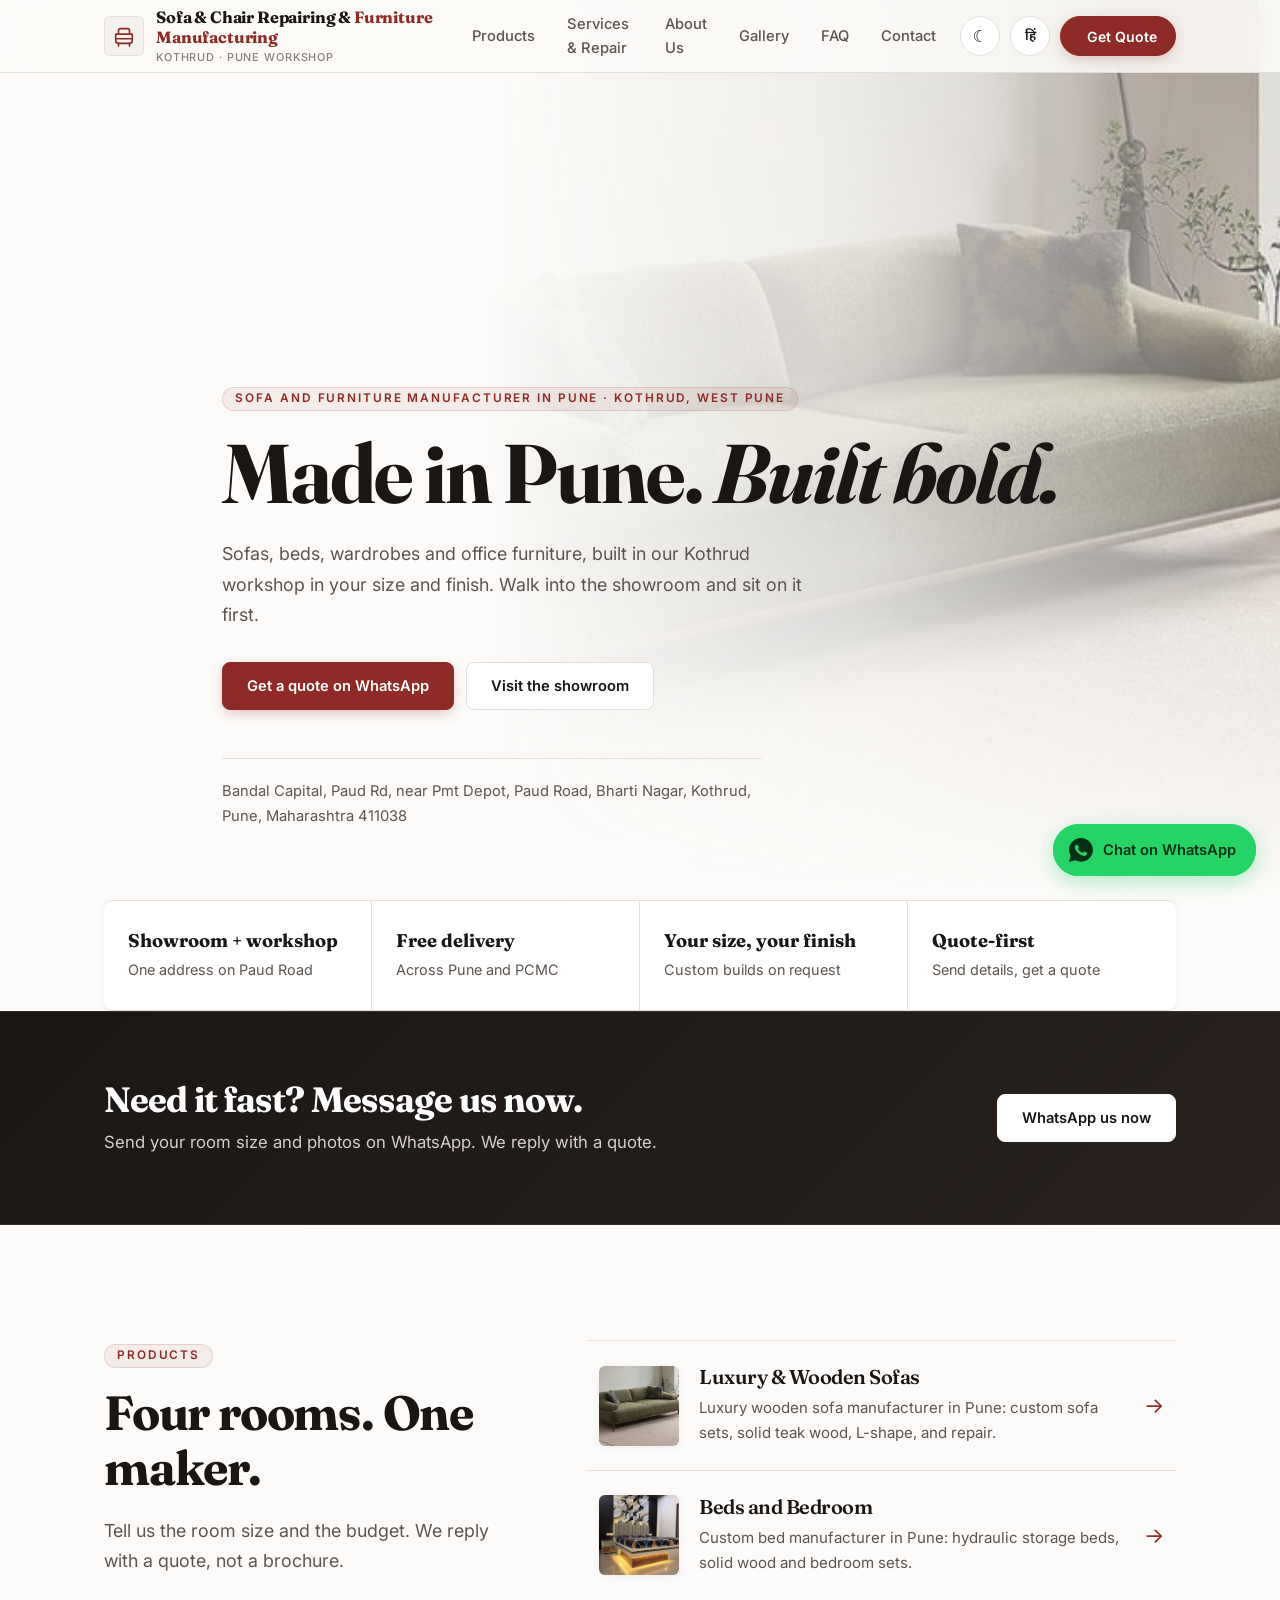
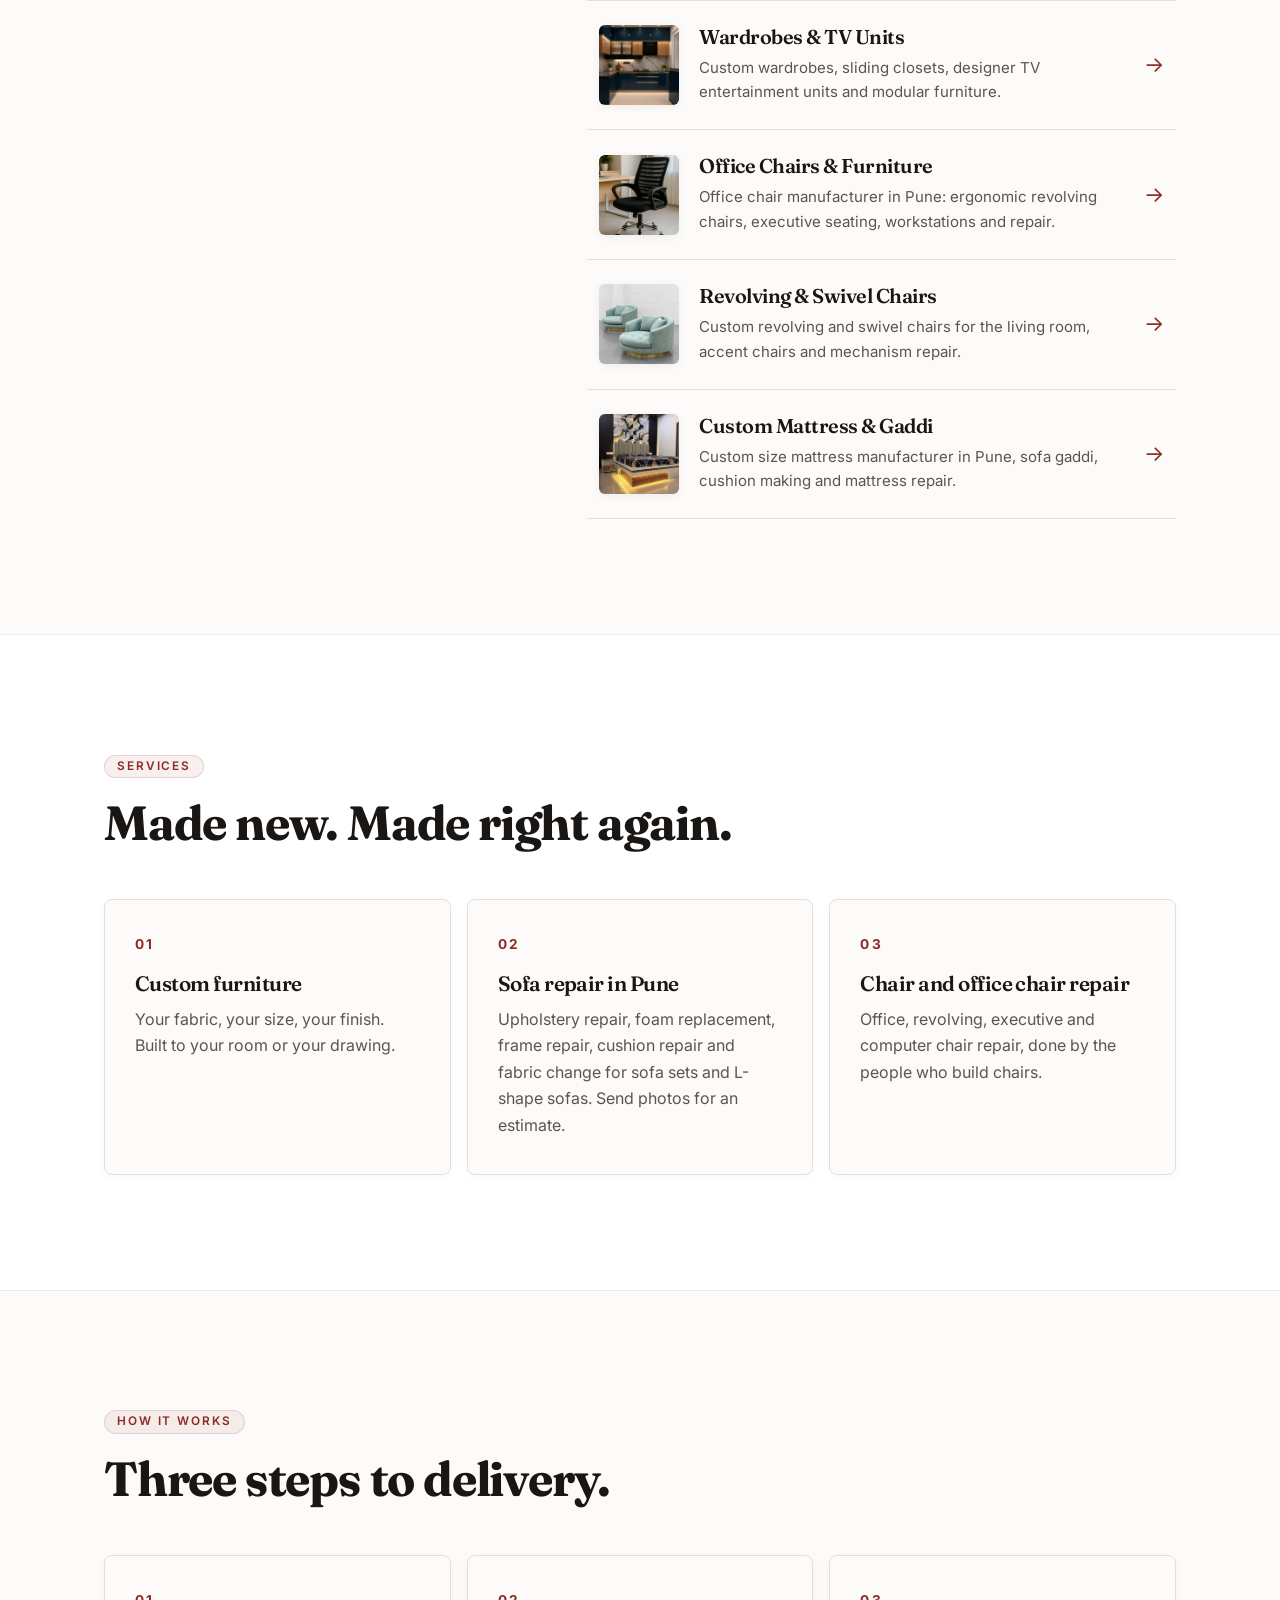
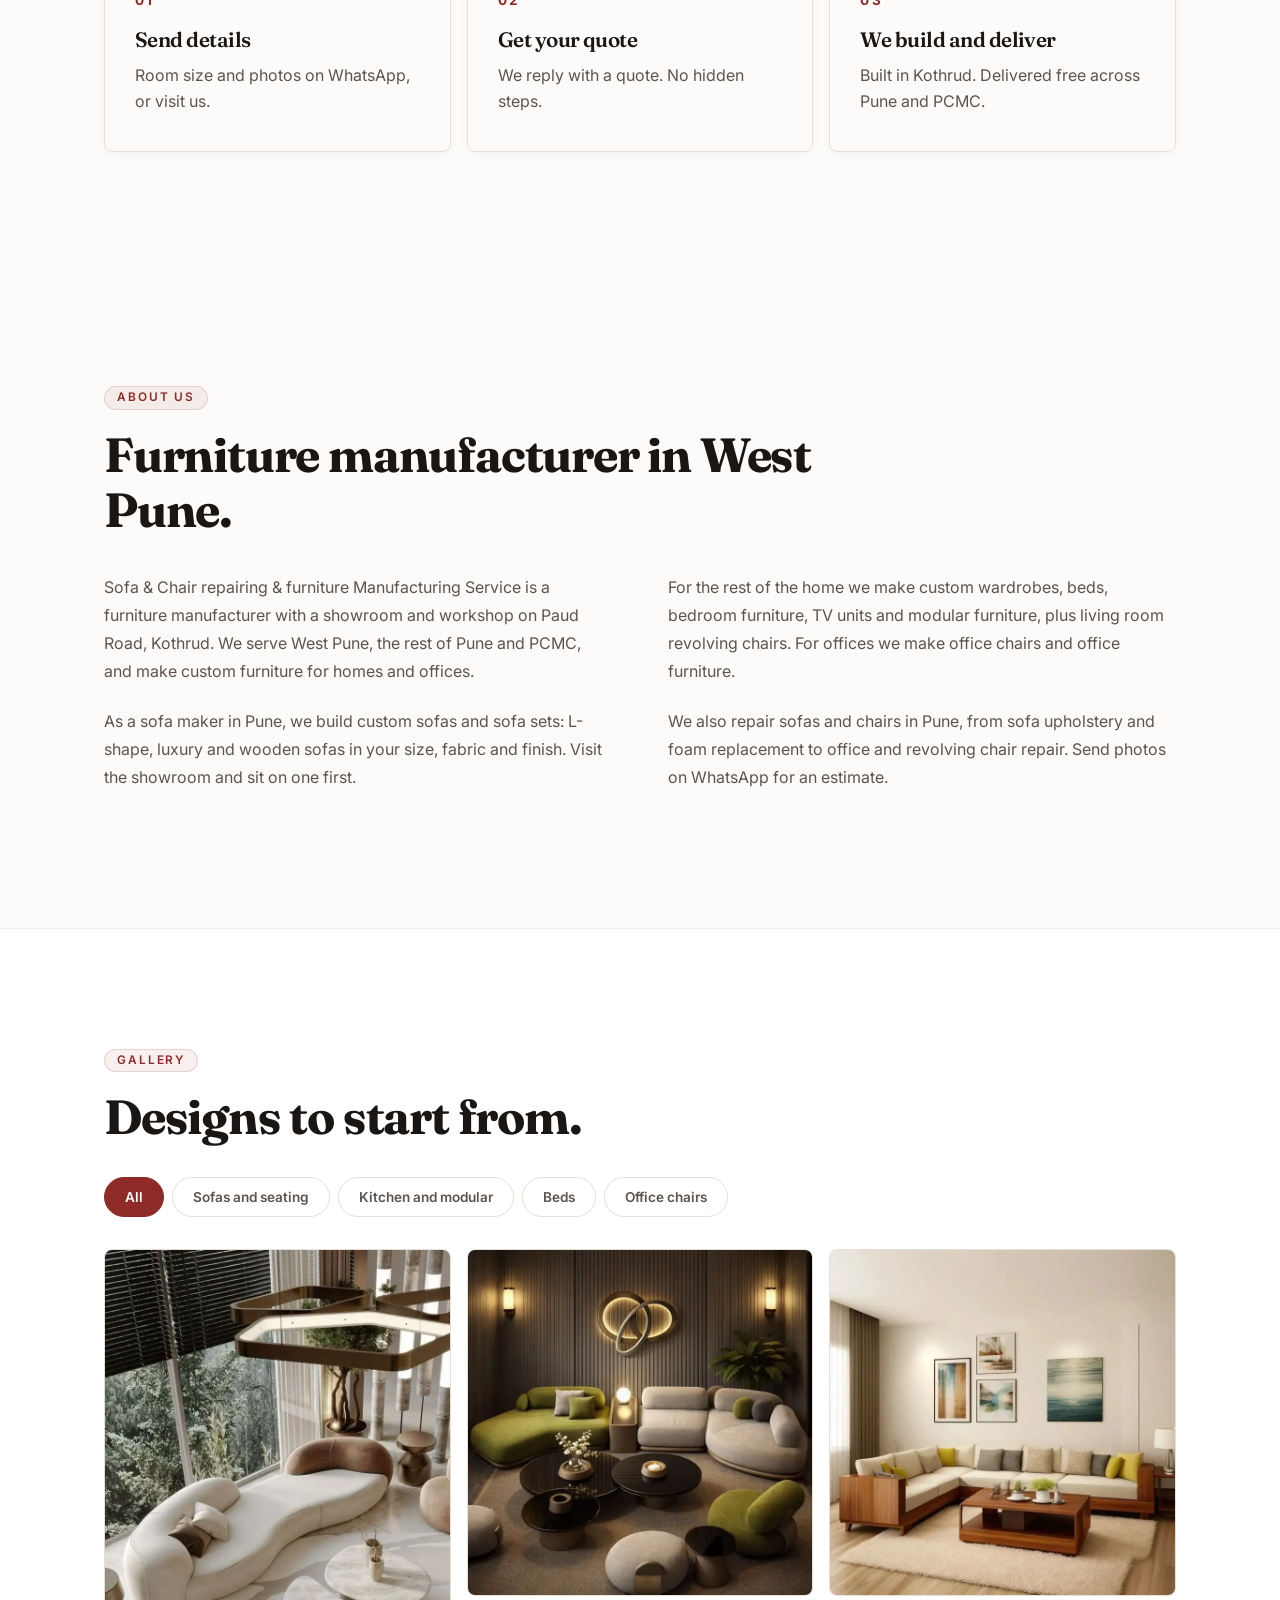
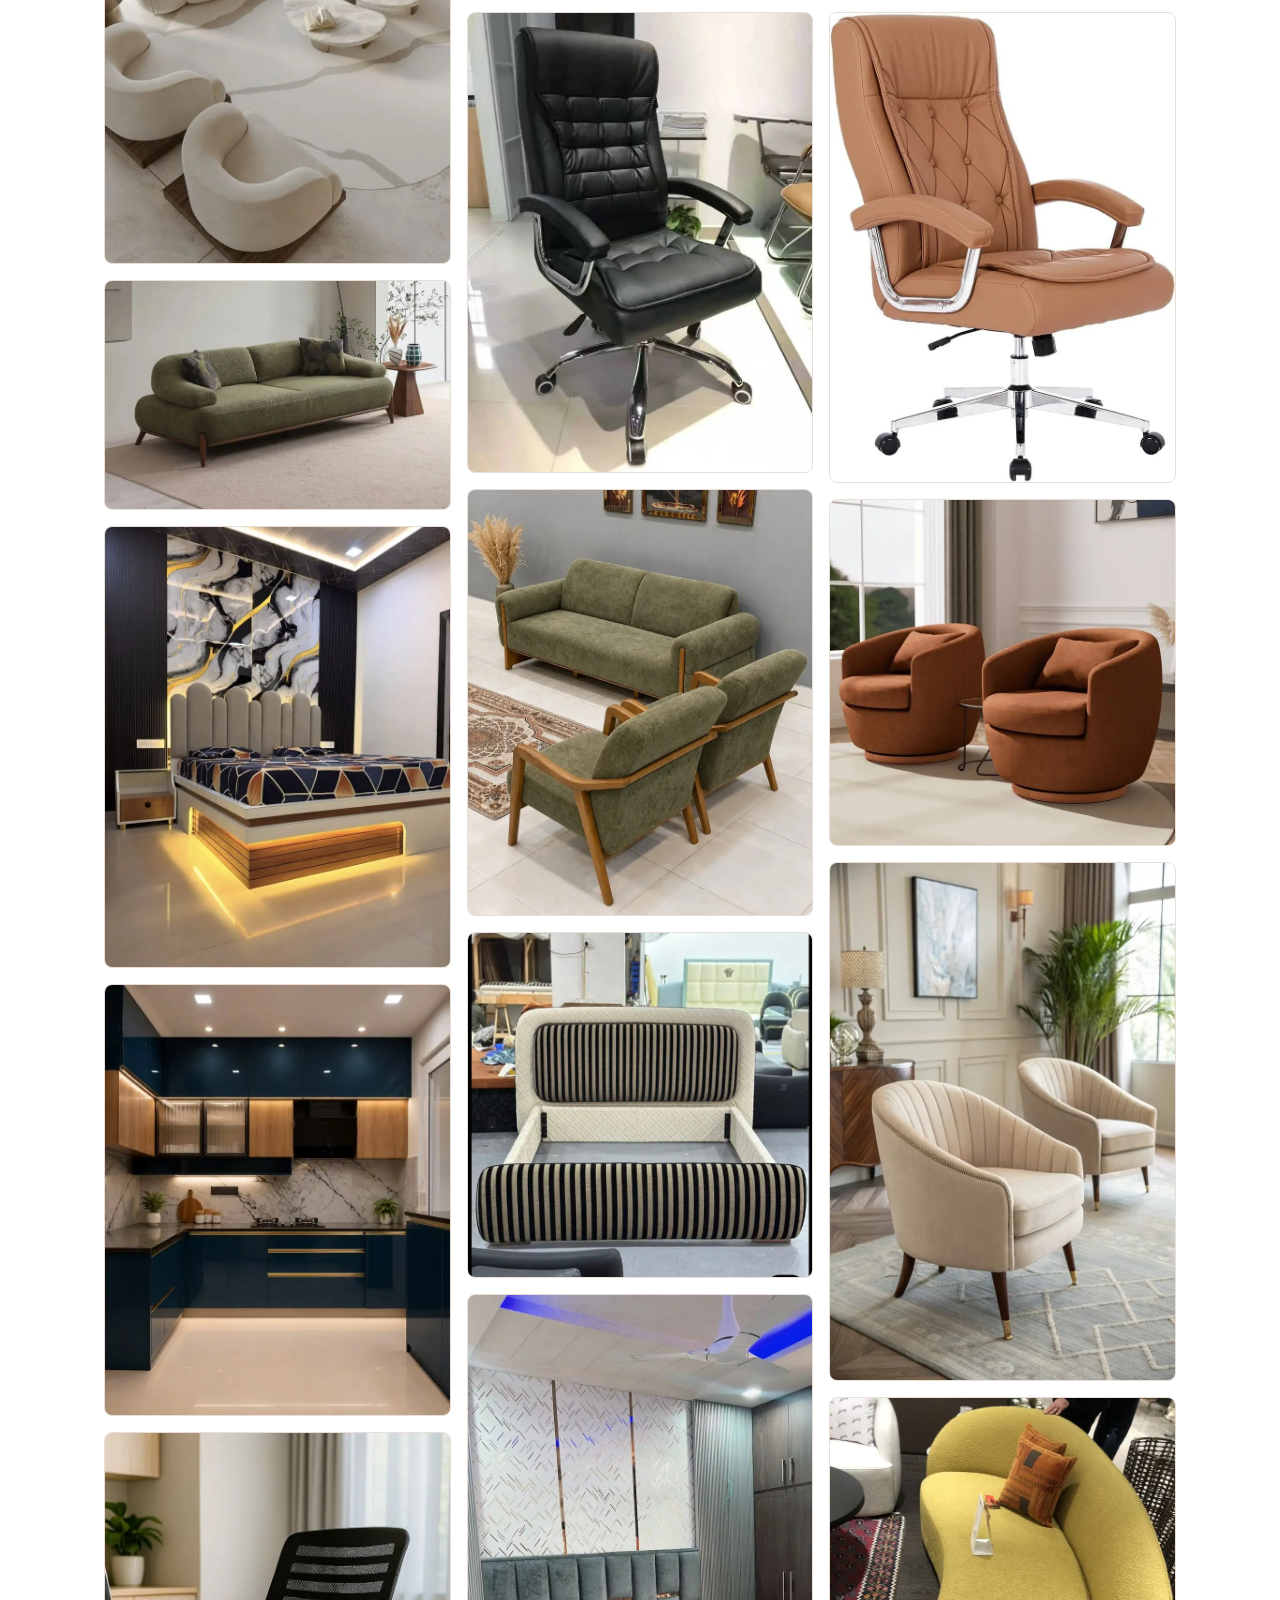
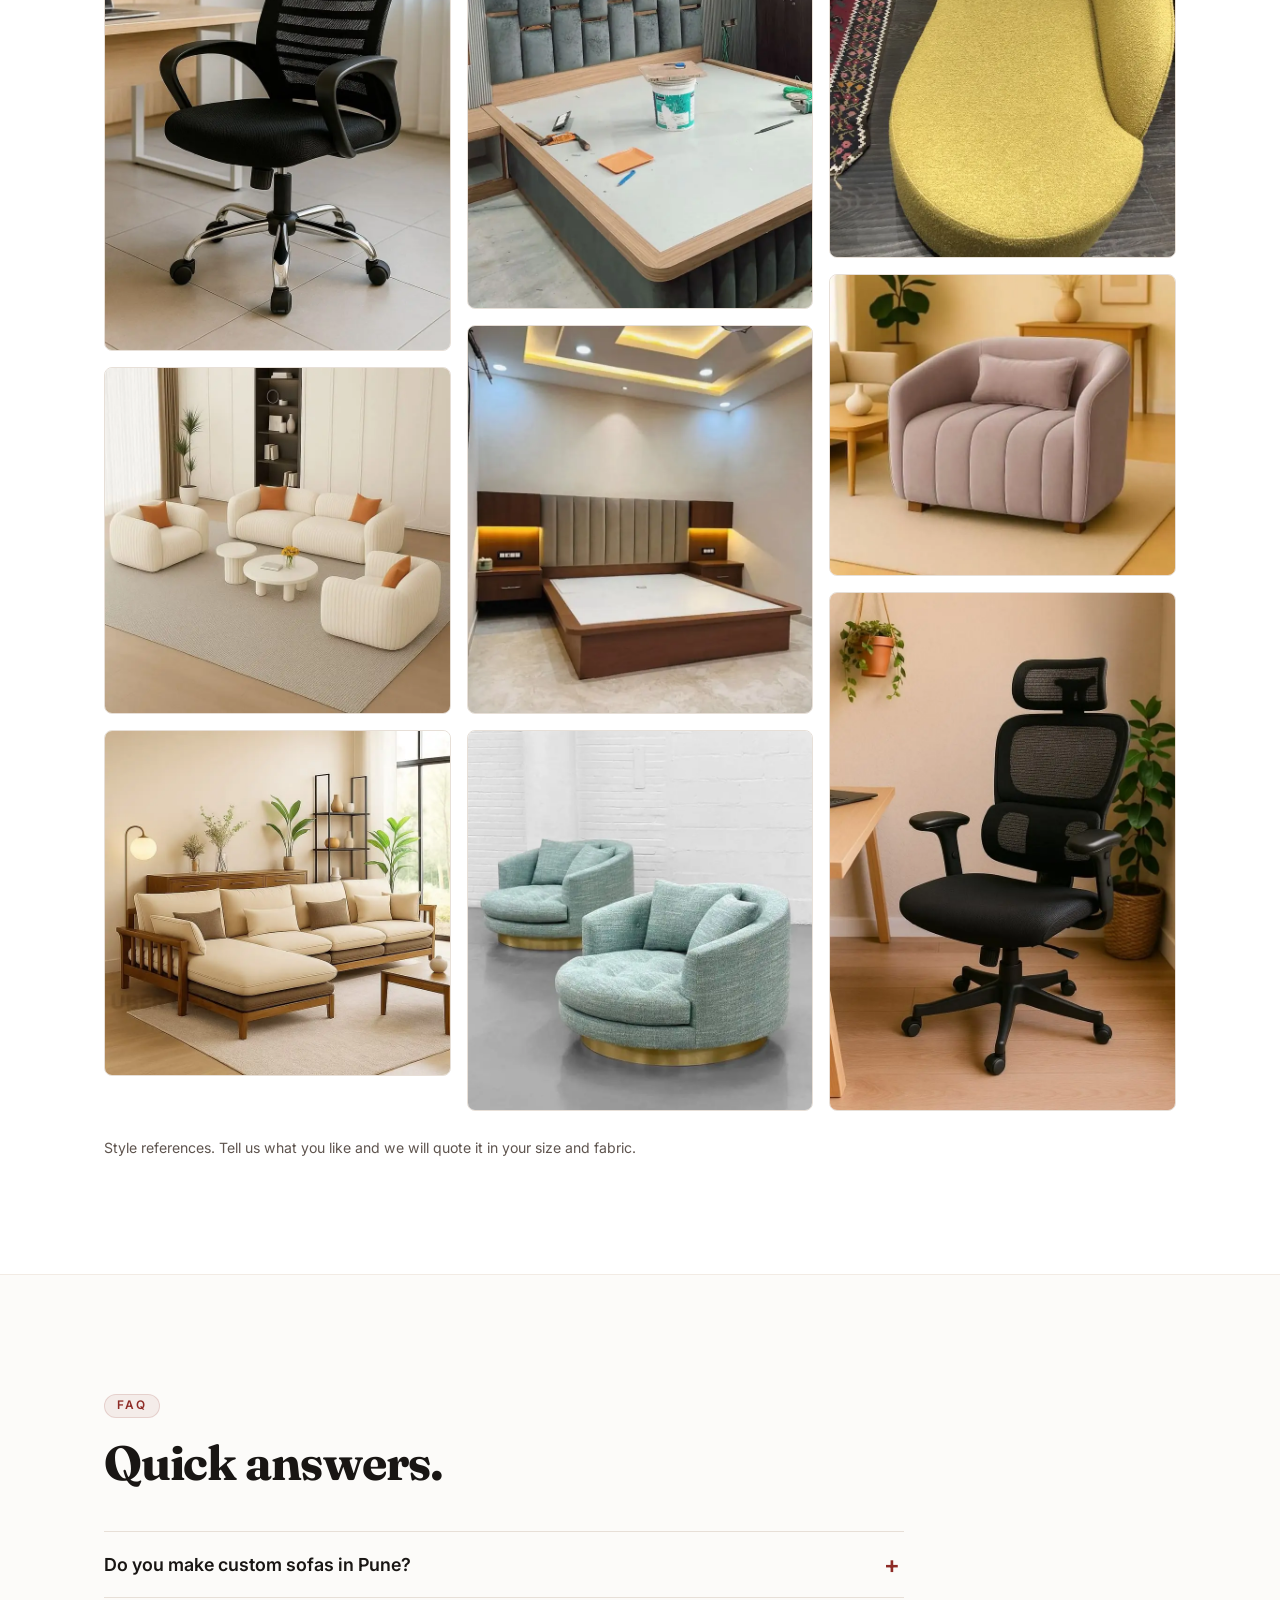
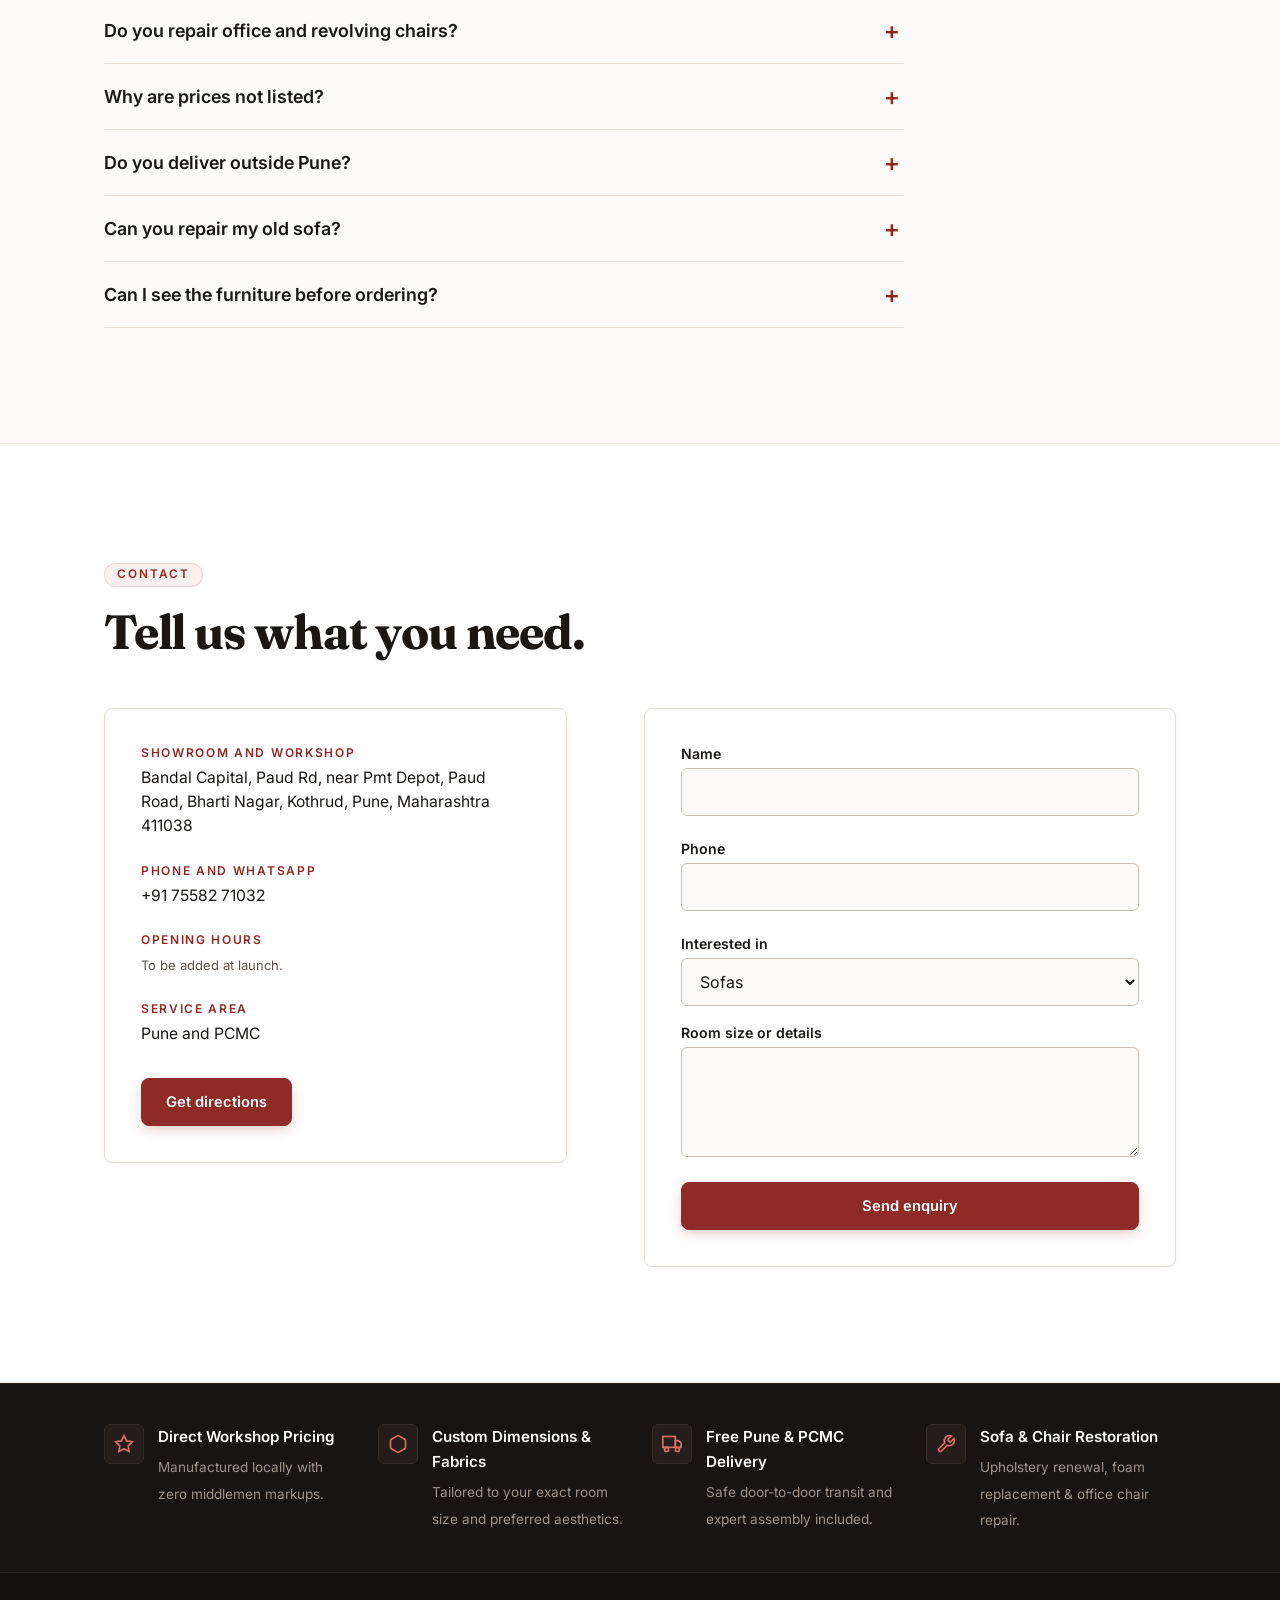
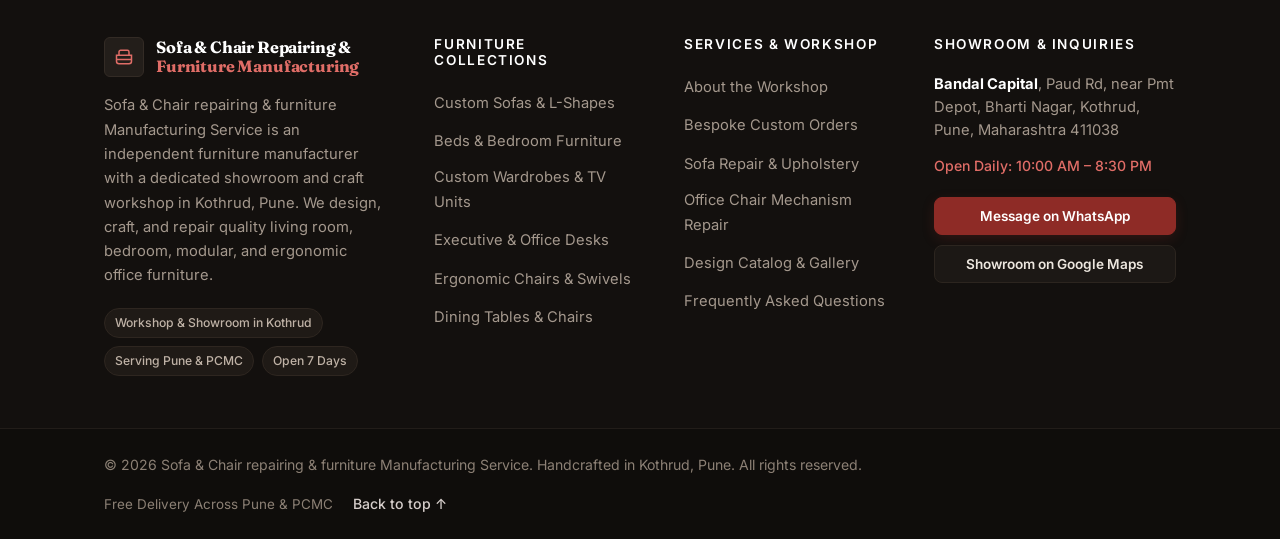
<file: index.html>
<!DOCTYPE html>
<html lang="en">
<head>
  <meta charset="utf-8">
  <meta name="viewport" content="width=device-width, initial-scale=1">
  <title>Sofa & Chair repairing & furniture Manufacturing Service</title>
  <meta http-equiv="refresh" content="0; url=public_html/index.html">
  <script>window.location.replace("public_html/index.html");</script>
</head>
<body style="font-family:sans-serif;display:grid;place-items:center;min-height:100vh;margin:0;background:#fcfbf9;color:#191614;">
  <p>Redirecting to <a href="public_html/index.html">Sofa & Chair repairing & furniture Manufacturing Service</a>...</p>
</body>
</html>
</file>
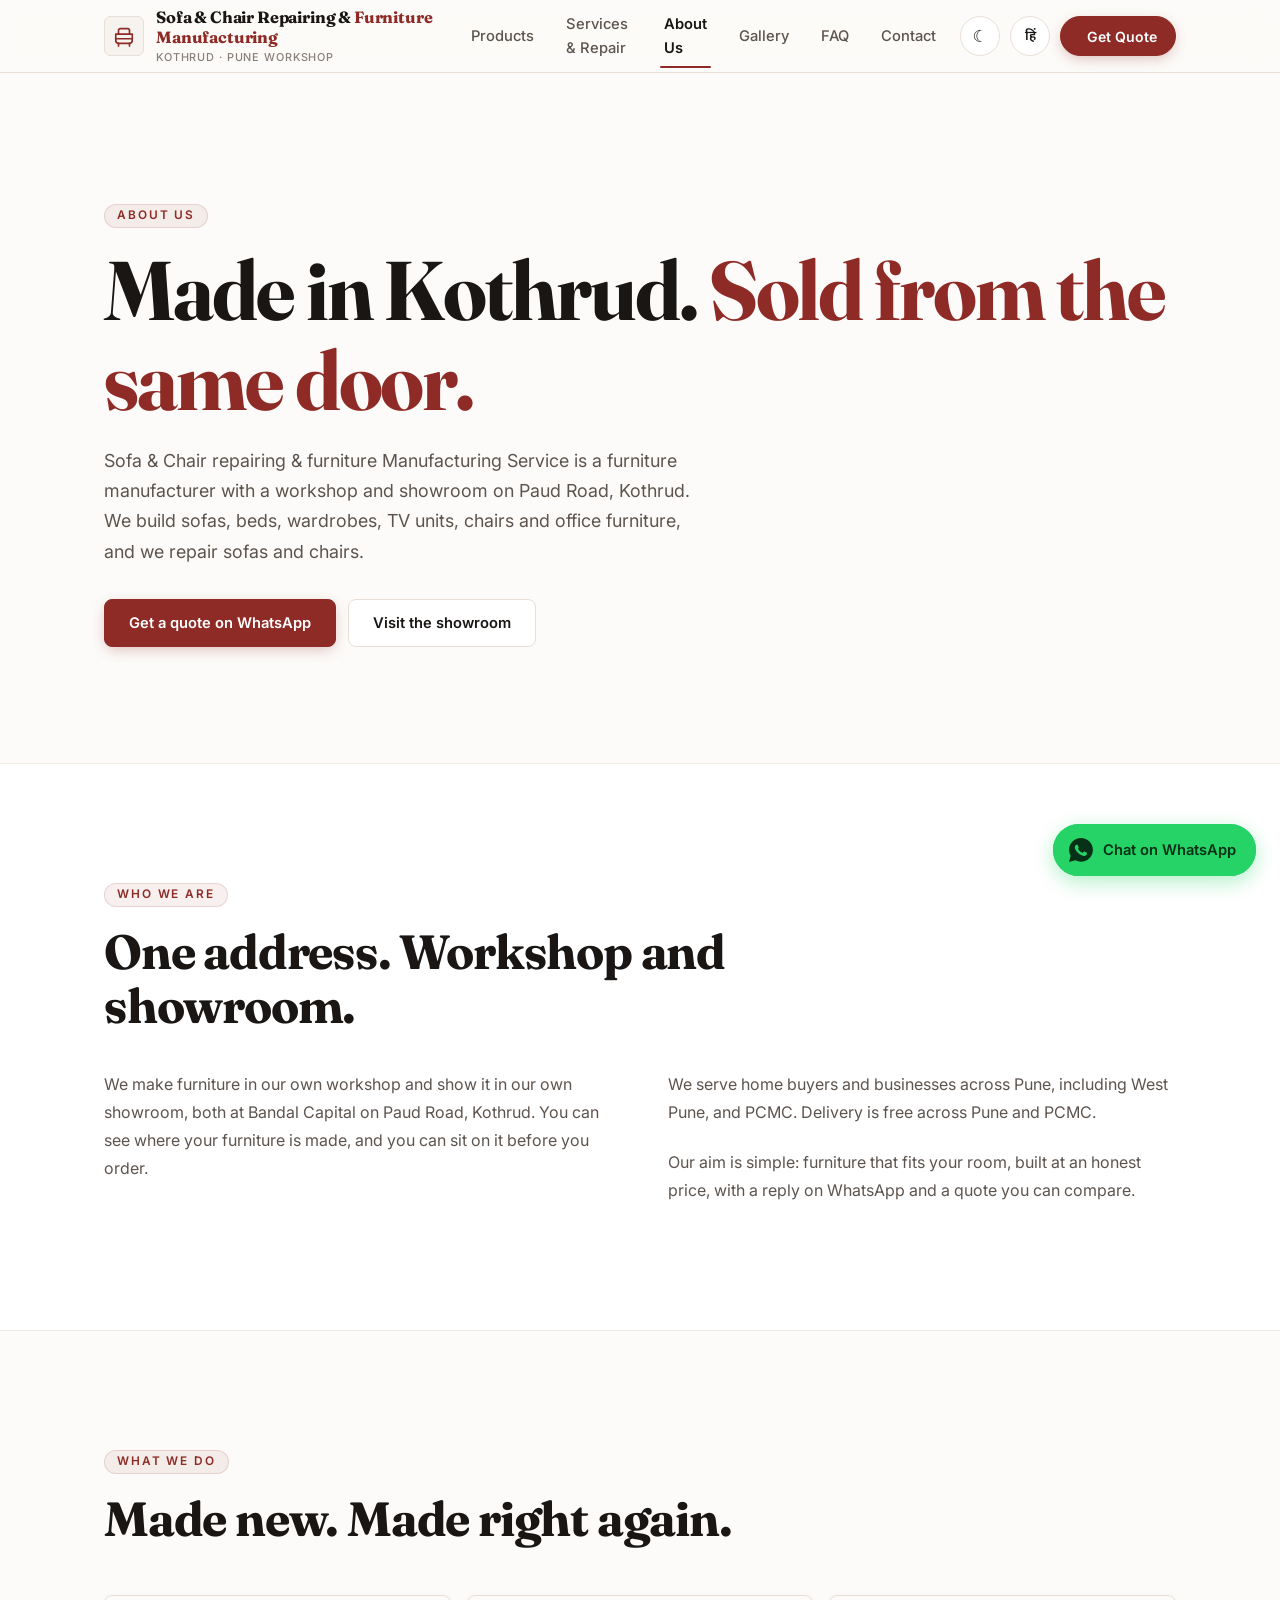
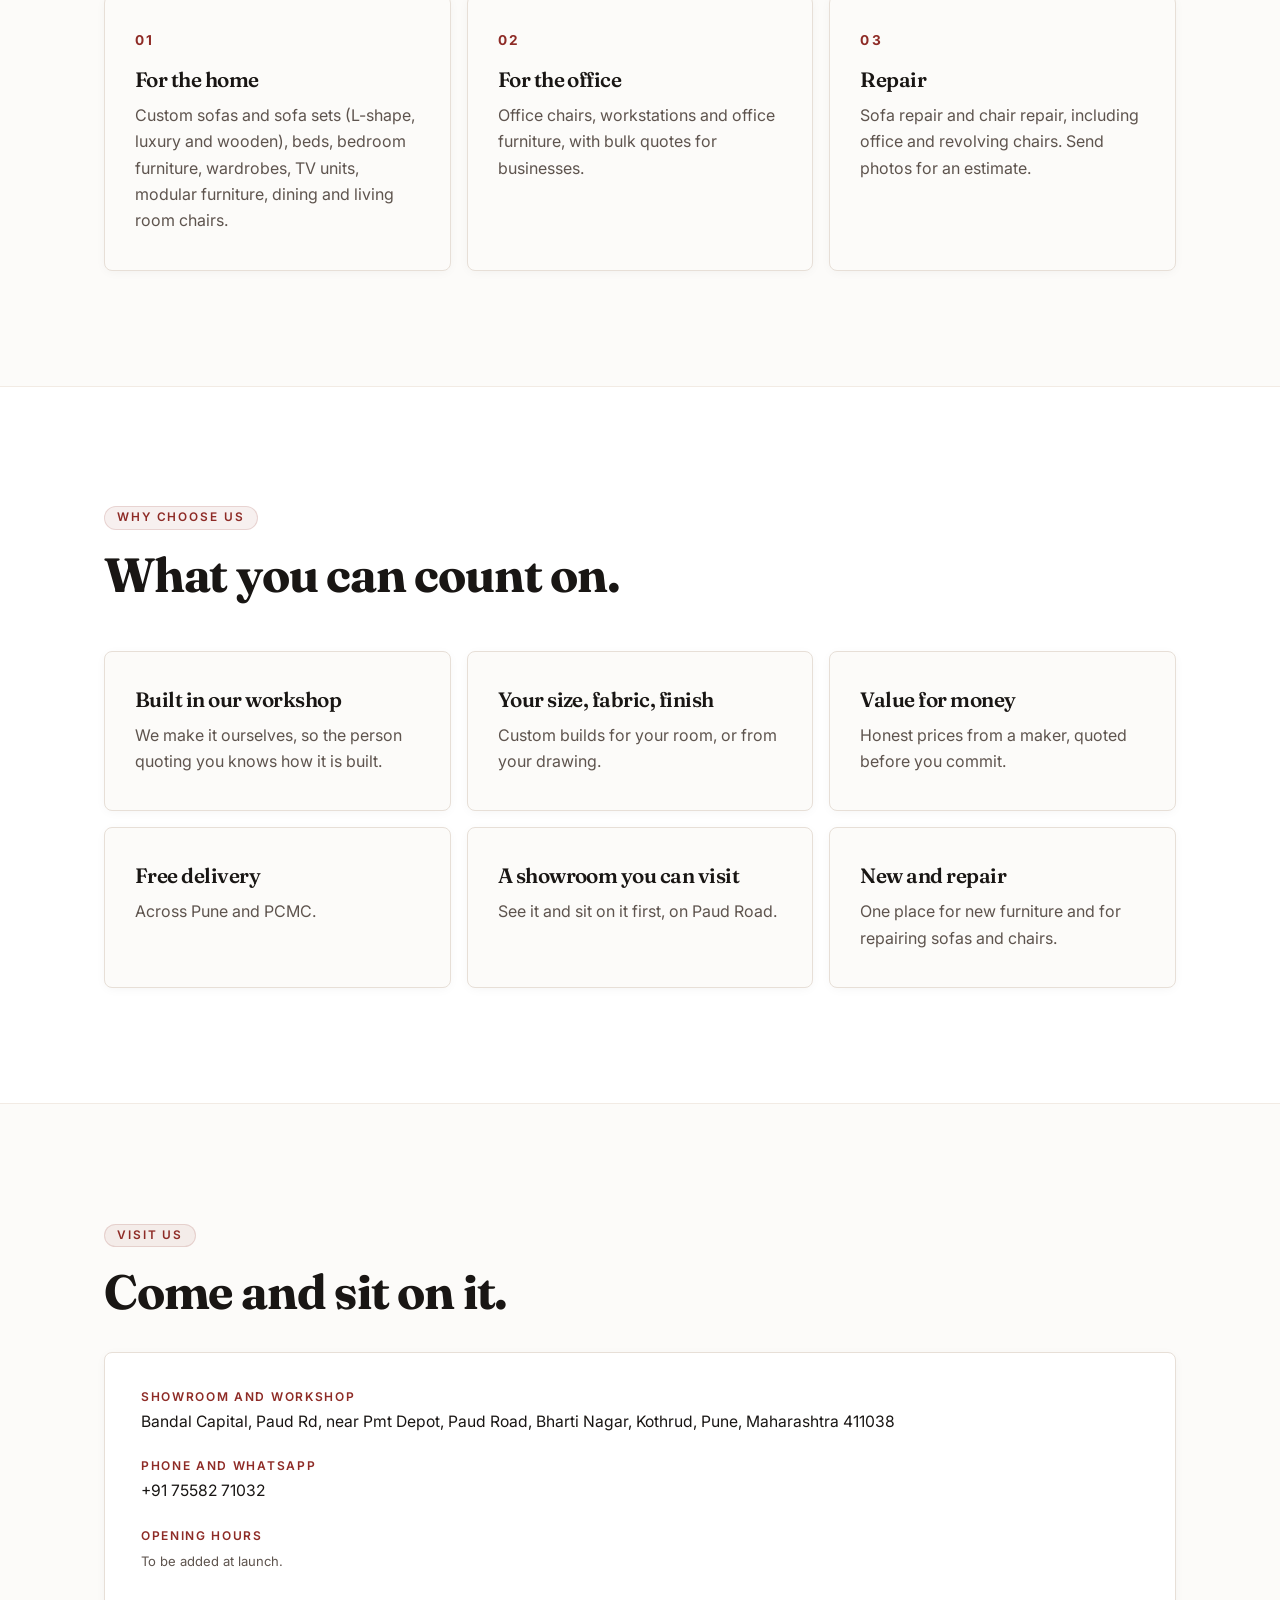
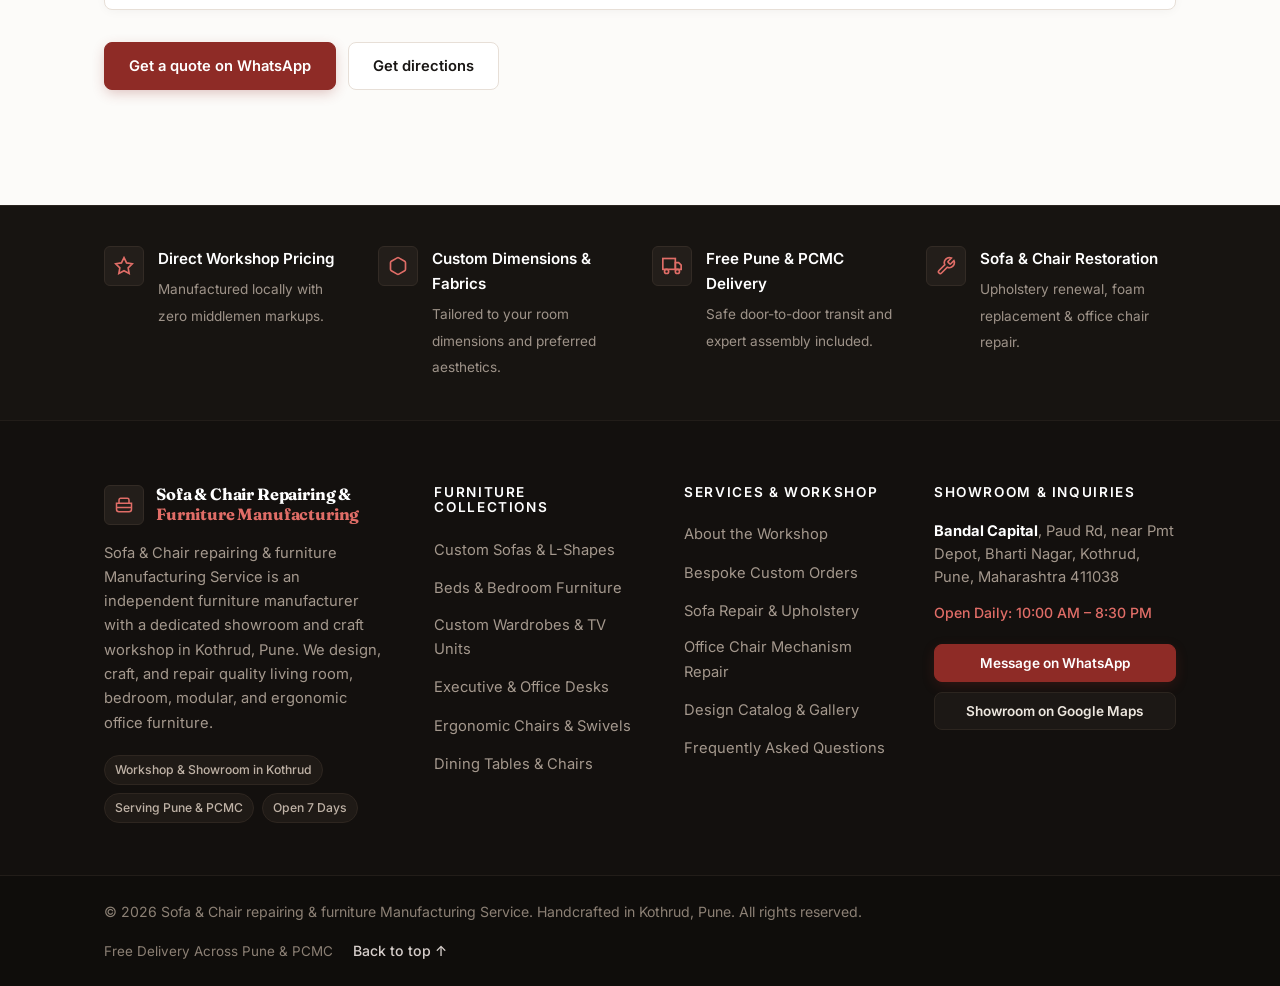
<file: public_html/about.html>
<!DOCTYPE html>
<html lang="en">
<head>
<meta charset="utf-8">
<script>try{var t=localStorage.getItem("pf_theme");if(t==="dark")document.documentElement.dataset.theme=t}catch(e){}</script>
<meta name="viewport" content="width=device-width, initial-scale=1, viewport-fit=cover">
<title>About Sofa & Chair repairing & furniture Manufacturing Service | Furniture Manufacturer in Kothrud, West Pune</title>
<meta name="description" content="Sofa & Chair repairing & furniture Manufacturing Service is a furniture manufacturer with a workshop and showroom on Paud Road, Kothrud. Custom sofas, beds, wardrobes, chairs, office furniture and repair. Free delivery across Pune and PCMC.">
<link rel="canonical" href="https://www.example.com/about.html">
<!-- Open Graph / Facebook / WhatsApp -->
<meta property="og:type" content="website">
<meta property="og:site_name" content="Sofa &amp; Chair repairing &amp; furniture Manufacturing Service">
<meta property="og:title" content="About Us | Sofa & Chair repairing & furniture Manufacturing Service, Kothrud Pune">
<meta property="og:description" content="Learn about Sofa & Chair repairing & furniture Manufacturing Service. Handcrafted custom furniture, factory showroom & craft workshop in Bandal Capital, Kothrud, Pune.">
<meta property="og:image" content="images/hero-sofa.png">
<meta property="og:image:alt" content="About Us | Sofa & Chair repairing & furniture Manufacturing Service, Kothrud Pune">
<meta property="og:locale" content="en_IN">
<!-- Twitter Card -->
<meta name="twitter:card" content="summary_large_image">
<meta name="twitter:title" content="About Us | Sofa & Chair repairing & furniture Manufacturing Service, Kothrud Pune">
<meta name="twitter:description" content="Learn about Sofa & Chair repairing & furniture Manufacturing Service. Handcrafted custom furniture, factory showroom & craft workshop in Bandal Capital, Kothrud, Pune.">
<meta name="twitter:image" content="images/hero-sofa.png">
<meta name="theme-color" content="#c8102e">
<link rel="preconnect" href="https://fonts.googleapis.com"><link rel="preconnect" href="https://fonts.gstatic.com" crossorigin>
<link href="https://fonts.googleapis.com/css2?family=Fraunces:opsz,wght@9..144,500;9..144,700&family=Inter:wght@400;500;600&family=Noto+Sans+Devanagari:wght@400;600;700&display=swap" rel="stylesheet">
<script type="application/ld+json">{"@context":"https://schema.org","@type":"AboutPage","name":"About Sofa & Chair repairing & furniture Manufacturing Service","about":{"@type":"FurnitureStore","name":"Sofa & Chair repairing & furniture Manufacturing Service","address":{"@type":"PostalAddress","streetAddress":"Bandal Capital, Paud Rd, near Pmt Depot, Paud Road, Bharti Nagar, Kothrud","addressLocality":"Pune","addressRegion":"Maharashtra","postalCode":"411038","addressCountry":"IN"}}}</script>
<link rel="stylesheet" href="styles.css">
</head>
<body>
<header id="header">
 <div class="wrap header-wrap">
  <a href="index.html" class="logo" aria-label="Sofa &amp; Chair repairing &amp; furniture Manufacturing Service">
   <span class="logo-mark">
    <svg width="22" height="22" viewBox="0 0 24 24" fill="none" stroke="currentColor" stroke-width="1.8" stroke-linecap="round" stroke-linejoin="round">
     <path d="M3 10h18v7a3 3 0 0 1-3 3H6a3 3 0 0 1-3-3v-7z"></path>
     <path d="M6 10V6a2 2 0 0 1 2-2h8a2 2 0 0 1 2 2v4"></path>
     <line x1="3" y1="15" x2="21" y2="15"></line>
     <line x1="6" y1="20" x2="6" y2="23"></line>
     <line x1="18" y1="20" x2="18" y2="23"></line>
    </svg>
   </span>
   <div class="logo-text">
    <span class="brand-name">Sofa &amp; Chair Repairing &amp; <strong>Furniture Manufacturing</strong></span>
    <span class="brand-tagline" data-en="Kothrud · Pune Workshop" data-hi="कोथरूड · पुणे वर्कशॉप">Kothrud · Pune Workshop</span>
   </div>
  </a>
  <nav id="nav" aria-label="Main Navigation">
   <ul class="nav-links">
    <li><a href="index.html#products" class="nav-link" data-en="Products" data-hi="उत्पाद">Products</a></li>
    <li><a href="index.html#services" class="nav-link" data-en="Services & Repair" data-hi="सेवाएँ व रिपेयर">Services & Repair</a></li>
    <li><a href="about.html" class="nav-link" aria-current="page" data-en="About Us" data-hi="हमारे बारे में">About Us</a></li>
    <li><a href="index.html#gallery" class="nav-link" data-en="Gallery" data-hi="गैलरी">Gallery</a></li>
    <li><a href="index.html#faq" class="nav-link" data-en="FAQ" data-hi="सवाल-जवाब">FAQ</a></li>
    <li><a href="index.html#contact" class="nav-link" data-en="Contact" data-hi="संपर्क">Contact</a></li>
   </ul>
   <div class="mobile-nav-footer">
    <div class="mobile-contact-card">
     <span class="mob-card-label" data-en="Showroom & Workshop" data-hi="शोरूम व वर्कशॉप">Showroom & Workshop</span>
     <p class="mob-card-addr">Bandal Capital, Paud Rd, near PMT Depot, Kothrud, Pune</p>
     <div class="mob-card-btns">
      <a class="btn primary btn-sm" data-wa href="index.html#contact" data-en="WhatsApp Quote" data-hi="व्हाट्सऐप कोट">WhatsApp Quote</a>
      <a class="btn ghost btn-sm" data-call href="#visit" data-en="Call Now" data-hi="कॉल करें">Call Now</a>
     </div>
    </div>
   </div>
  </nav>
  <div class="tools">
   <button class="theme-pill" id="theme" type="button" aria-label="Switch to dark mode" title="Toggle Theme">☾</button>
   <button class="lang-pill" id="lang" type="button" aria-label="Switch language to Hindi" title="Change Language">हिं</button>
   <a class="btn primary nav-cta" data-wa href="index.html#contact" data-en="Get Quote" data-hi="कोट पाएँ">
    <svg class="cta-wa-icon" viewBox="0 0 24 24" aria-hidden="true"><path d="M12 0C5.4 0 .1 5.3.1 11.9c0 2.1.6 4.1 1.6 5.9L0 24l6.4-1.7a11.9 11.9 0 0 0 5.6 1.4c6.6 0 11.9-5.3 11.9-11.9C23.9 5.3 18.6 0 12 0zm5.6 16.6c-.2.7-1.4 1.3-1.9 1.3-.5.1-1.1.1-3.6-.9-3-1.2-4.9-4.3-5.1-4.5-.1-.2-1.2-1.6-1.2-3s.8-2.1 1-2.4c.3-.3.6-.3.8-.3h.6c.2 0 .4 0 .6.5l.9 2.2c.1.2.1.4 0 .5l-.4.6c-.2.2-.3.3-.1.6.2.3.8 1.3 1.7 2.1 1.1 1 2.1 1.3 2.4 1.5.3.1.5.1.6-.1l.9-1.1c.2-.3.4-.2.6-.1l2 1c.3.1.5.2.5.3.1.2.1.8-.1 1.5z"/></svg>
    <span>Get Quote</span>
   </a>
   <button class="burger" id="burger" type="button" aria-expanded="false" aria-controls="nav" aria-label="Toggle Navigation Menu">
    <span class="b-line b-top"></span>
    <span class="b-line b-mid"></span>
    <span class="b-line b-bot"></span>
   </button>
  </div>
 </div>
 <div class="nav-backdrop" id="navBackdrop"></div>
</header>
<main id="top">
<section style="padding-top:clamp(120px,16vw,200px)">
 <div class="wrap">
  <span class="eyebrow" data-en="About us" data-hi="हमारे बारे में">About us</span>
  <h1 data-en="Made in Kothrud. <em style=&quot;font-style:normal;color:var(--at)&quot;>Sold from the same door.</em>" data-hi="कोथरूड में बना। <em style=&quot;font-style:normal;color:var(--at)&quot;>उसी दरवाज़े से बिकता है।</em>">Made in Kothrud. <em style="font-style:normal;color:var(--at)">Sold from the same door.</em></h1>
  <p class="lead" data-en="Sofa & Chair repairing & furniture Manufacturing Service is a furniture manufacturer with a workshop and showroom on Paud Road, Kothrud. We build sofas, beds, wardrobes, TV units, chairs and office furniture, and we repair sofas and chairs." data-hi="Sofa & Chair repairing & furniture Manufacturing Service पौड रोड, कोथरूड में वर्कशॉप और शोरूम वाला फर्नीचर निर्माता है। हम सोफा, बेड, वॉर्डरोब, टीवी यूनिट, चेयर और ऑफिस फर्नीचर बनाते हैं, और सोफा व चेयर रिपेयर करते हैं।">Sofa & Chair repairing & furniture Manufacturing Service is a furniture manufacturer with a workshop and showroom on Paud Road, Kothrud. We build sofas, beds, wardrobes, TV units, chairs and office furniture, and we repair sofas and chairs.</p>
  <div class="row"><a class="btn primary" data-wa href="#visit" data-en="Get a quote on WhatsApp" data-hi="व्हाट्सऐप पर कोट पाएँ">Get a quote on WhatsApp</a><a class="btn ghost" href="#visit" data-en="Visit the showroom" data-hi="शोरूम आइए">Visit the showroom</a></div>
 </div>
</section>

<section class="band">
 <div class="wrap">
  <span class="eyebrow" data-en="Who we are" data-hi="हम कौन हैं">Who we are</span>
  <h2 class="rv" data-en="One address. Workshop and showroom." data-hi="एक पता। वर्कशॉप और शोरूम।">One address. Workshop and showroom.</h2>
  <div class="seo rv">
   <p data-en="We make furniture in our own workshop and show it in our own showroom, both at Bandal Capital on Paud Road, Kothrud. You can see where your furniture is made, and you can sit on it before you order." data-hi="हम अपनी वर्कशॉप में फर्नीचर बनाते हैं और अपने शोरूम में दिखाते हैं, दोनों पौड रोड, कोथरूड में Bandal Capital पर। आप देख सकते हैं कि आपका फर्नीचर कहाँ बनता है, और ऑर्डर से पहले उस पर बैठकर देख सकते हैं।">We make furniture in our own workshop and show it in our own showroom, both at Bandal Capital on Paud Road, Kothrud. You can see where your furniture is made, and you can sit on it before you order.</p>
   <p data-en="We serve home buyers and businesses across Pune, including West Pune, and PCMC. Delivery is free across Pune and PCMC." data-hi="हम पुणे के घर खरीदारों और व्यवसायों को, वेस्ट पुणे सहित, और PCMC में सेवा देते हैं। पुणे और PCMC में डिलीवरी मुफ़्त है।">We serve home buyers and businesses across Pune, including West Pune, and PCMC. Delivery is free across Pune and PCMC.</p>
   <p data-en="Our aim is simple: furniture that fits your room, built at an honest price, with a reply on WhatsApp and a quote you can compare." data-hi="हमारा उद्देश्य सीधा है: आपके कमरे में फ़िट होने वाला फर्नीचर, ईमानदार कीमत पर, व्हाट्सऐप पर जवाब और ऐसा कोट जिसकी आप तुलना कर सकें।">Our aim is simple: furniture that fits your room, built at an honest price, with a reply on WhatsApp and a quote you can compare.</p>
  </div>
 </div>
</section>

<section>
 <div class="wrap">
  <span class="eyebrow" data-en="What we do" data-hi="हम क्या करते हैं">What we do</span>
  <h2 class="rv" data-en="Made new. Made right again." data-hi="नया बनाएँ। या फिर नया करवाएँ।">Made new. Made right again.</h2>
  <div class="cols rv">
   <div><span class="n">01</span><h3 data-en="For the home" data-hi="घर के लिए">For the home</h3><p data-en="Custom sofas and sofa sets (L-shape, luxury and wooden), beds, bedroom furniture, wardrobes, TV units, modular furniture, dining and living room chairs." data-hi="कस्टम सोफा और सोफा सेट (L-शेप, लक्ज़री और लकड़ी), बेड, बेडरूम फर्नीचर, वॉर्डरोब, टीवी यूनिट, मॉड्यूलर फर्नीचर, डाइनिंग और लिविंग रूम चेयर।">Custom sofas and sofa sets (L-shape, luxury and wooden), beds, bedroom furniture, wardrobes, TV units, modular furniture, dining and living room chairs.</p></div>
   <div><span class="n">02</span><h3 data-en="For the office" data-hi="ऑफिस के लिए">For the office</h3><p data-en="Office chairs, workstations and office furniture, with bulk quotes for businesses." data-hi="ऑफिस चेयर, वर्कस्टेशन और ऑफिस फर्नीचर, व्यवसायों के लिए बल्क कोट के साथ।">Office chairs, workstations and office furniture, with bulk quotes for businesses.</p></div>
   <div><span class="n">03</span><h3 data-en="Repair" data-hi="रिपेयर">Repair</h3><p data-en="Sofa repair and chair repair, including office and revolving chairs. Send photos for an estimate." data-hi="सोफा रिपेयर और चेयर रिपेयर, ऑफिस और रिवॉल्विंग चेयर सहित। अनुमान के लिए फ़ोटो भेजें।">Sofa repair and chair repair, including office and revolving chairs. Send photos for an estimate.</p></div>
  </div>
 </div>
</section>

<section class="band">
 <div class="wrap">
  <span class="eyebrow" data-en="Why choose us" data-hi="हमें क्यों चुनें">Why choose us</span>
  <h2 class="rv" data-en="What you can count on." data-hi="आप किस पर भरोसा कर सकते हैं।">What you can count on.</h2>
  <div class="cols rv">
   <div><h3 data-en="Built in our workshop" data-hi="हमारी वर्कशॉप में बना">Built in our workshop</h3><p data-en="We make it ourselves, so the person quoting you knows how it is built." data-hi="हम खुद बनाते हैं, इसलिए कोट देने वाला जानता है कि यह कैसे बनता है।">We make it ourselves, so the person quoting you knows how it is built.</p></div>
   <div><h3 data-en="Your size, fabric, finish" data-hi="आपका साइज़, कपड़ा, फ़िनिश">Your size, fabric, finish</h3><p data-en="Custom builds for your room, or from your drawing." data-hi="आपके कमरे या ड्रॉइंग के अनुसार कस्टम निर्माण।">Custom builds for your room, or from your drawing.</p></div>
   <div><h3 data-en="Value for money" data-hi="पैसे की पूरी कीमत">Value for money</h3><p data-en="Honest prices from a maker, quoted before you commit." data-hi="निर्माता से ईमानदार कीमत, ऑर्डर से पहले कोट।">Honest prices from a maker, quoted before you commit.</p></div>
   <div><h3 data-en="Free delivery" data-hi="मुफ़्त डिलीवरी">Free delivery</h3><p data-en="Across Pune and PCMC." data-hi="पुणे और PCMC में।">Across Pune and PCMC.</p></div>
   <div><h3 data-en="A showroom you can visit" data-hi="शोरूम जहाँ आ सकते हैं">A showroom you can visit</h3><p data-en="See it and sit on it first, on Paud Road." data-hi="पौड रोड पर पहले देखिए और बैठकर देखिए।">See it and sit on it first, on Paud Road.</p></div>
   <div><h3 data-en="New and repair" data-hi="नया और रिपेयर">New and repair</h3><p data-en="One place for new furniture and for repairing sofas and chairs." data-hi="नए फर्नीचर और सोफा-चेयर रिपेयर के लिए एक ही जगह।">One place for new furniture and for repairing sofas and chairs.</p></div>
  </div>
 </div>
</section>

<section id="visit">
 <div class="wrap">
  <span class="eyebrow" data-en="Visit us" data-hi="हमसे मिलिए">Visit us</span>
  <h2 data-en="Come and sit on it." data-hi="आइए, बैठकर देखिए।">Come and sit on it.</h2>
  <dl class="info" style="margin-top:32px">
   <dt data-en="Showroom and workshop" data-hi="शोरूम और वर्कशॉप">Showroom and workshop</dt>
   <dd>Bandal Capital, Paud Rd, near Pmt Depot, Paud Road, Bharti Nagar, Kothrud, Pune, Maharashtra 411038</dd>
   <dt data-en="Phone and WhatsApp" data-hi="फ़ोन और व्हाट्सऐप">Phone and WhatsApp</dt>
   <dd id="phoneDd"><small data-en="Number to be added at launch." data-hi="नंबर लॉन्च पर जोड़ा जाएगा।">Number to be added at launch.</small></dd>
   <dt data-en="Opening hours" data-hi="खुलने का समय">Opening hours</dt>
   <dd><small data-en="To be added at launch." data-hi="लॉन्च पर जोड़ा जाएगा।">To be added at launch.</small></dd>
  </dl>
  <div class="row"><a class="btn primary" data-wa href="#visit" data-en="Get a quote on WhatsApp" data-hi="व्हाट्सऐप पर कोट पाएँ">Get a quote on WhatsApp</a><a class="btn ghost" data-dir target="_blank" rel="noopener" href="#" data-en="Get directions" data-hi="दिशा-निर्देश">Get directions</a></div>
 </div>
</section>
</main>
<footer class="site-footer">
 <div class="footer-perks">
  <div class="wrap">
   <div class="perks-grid">
    <div class="perk-item">
     <div class="perk-icon">
      <svg width="20" height="20" viewBox="0 0 24 24" fill="none" stroke="currentColor" stroke-width="2"><path d="M12 2l3.09 6.26L22 9.27l-5 4.87 1.18 6.88L12 17.77l-6.18 3.25L7 14.14 2 9.27l6.91-1.01L12 2z"/></svg>
     </div>
     <div>
      <strong data-en="Direct Workshop Pricing" data-hi="डायरेक्ट वर्कशॉप कीमत">Direct Workshop Pricing</strong>
      <span data-en="Manufactured locally with zero middlemen markups." data-hi="स्थानीय स्तर पर निर्मित, बिना किसी बिचौलिये के।">Manufactured locally with zero middlemen markups.</span>
     </div>
    </div>
    <div class="perk-item">
     <div class="perk-icon">
      <svg width="20" height="20" viewBox="0 0 24 24" fill="none" stroke="currentColor" stroke-width="2"><path d="M21 16V8a2 2 0 0 0-1-1.73l-7-4a2 2 0 0 0-2 0l-7 4A2 2 0 0 0 3 8v8a2 2 0 0 0 1 1.73l7 4a2 2 0 0 0 2 0l7-4A2 2 0 0 0 21 16z"/></svg>
     </div>
     <div>
      <strong data-en="Custom Dimensions & Fabrics" data-hi="मनचाहा साइज़ और कपड़ा">Custom Dimensions & Fabrics</strong>
      <span data-en="Tailored to your room dimensions and preferred aesthetics." data-hi="आपके कमरे के सटीक साइज़ और पसंद के अनुसार।">Tailored to your room dimensions and preferred aesthetics.</span>
     </div>
    </div>
    <div class="perk-item">
     <div class="perk-icon">
      <svg width="20" height="20" viewBox="0 0 24 24" fill="none" stroke="currentColor" stroke-width="2"><rect x="1" y="3" width="15" height="13"></rect><polygon points="16 8 20 8 23 11 23 16 16 16 16 8"></polygon><circle cx="5.5" cy="18.5" r="2.5"></circle><circle cx="18.5" cy="18.5" r="2.5"></circle></svg>
     </div>
     <div>
      <strong data-en="Free Pune & PCMC Delivery" data-hi="पुणे और PCMC में मुफ़्त डिलीवरी">Free Pune & PCMC Delivery</strong>
      <span data-en="Safe door-to-door transit and expert assembly included." data-hi="सुरक्षित डिलीवरी और पेशेवर असेंबली शामिल।">Safe door-to-door transit and expert assembly included.</span>
     </div>
    </div>
    <div class="perk-item">
     <div class="perk-icon">
      <svg width="20" height="20" viewBox="0 0 24 24" fill="none" stroke="currentColor" stroke-width="2"><path d="M14.7 6.3a1 1 0 0 0 0 1.4l1.6 1.6a1 1 0 0 0 1.4 0l3.77-3.77a6 6 0 0 1-7.94 7.94l-6.91 6.91a2.12 2.12 0 0 1-3-3l6.91-6.91a6 6 0 0 1 7.94-7.94l-3.76 3.76z"/></svg>
     </div>
     <div>
      <strong data-en="Sofa & Chair Restoration" data-hi="सोफा व कुर्सी मरम्मत">Sofa & Chair Restoration</strong>
      <span data-en="Upholstery renewal, foam replacement & office chair repair." data-hi="अपहोल्स्ट्री रिपेयर, फ़ोम बदलना और चेयर रिपेयर।">Upholstery renewal, foam replacement & office chair repair.</span>
     </div>
    </div>
   </div>
  </div>
 </div>

 <div class="footer-main">
  <div class="wrap footer-grid">
   <div class="footer-col col-brand">
    <a href="index.html" class="logo footer-logo">
     <span class="logo-mark">
      <svg width="20" height="20" viewBox="0 0 24 24" fill="none" stroke="currentColor" stroke-width="1.8"><path d="M3 10h18v7a3 3 0 0 1-3 3H6a3 3 0 0 1-3-3v-7z"/><path d="M6 10V6a2 2 0 0 1 2-2h8a2 2 0 0 1 2 2v4"/><line x1="3" y1="15" x2="21" y2="15"/></svg>
     </span>
     <span class="brand-name">Sofa &amp; Chair Repairing &amp; <strong>Furniture Manufacturing</strong></span>
    </a>
    <p class="footer-bio" data-en="Sofa & Chair repairing & furniture Manufacturing Service is an independent furniture manufacturer with a dedicated showroom and craft workshop in Kothrud, Pune. We design, craft, and repair quality living room, bedroom, modular, and ergonomic office furniture." data-hi="Sofa & Chair repairing & furniture Manufacturing Service कोथरूड, पुणे में एक स्वतंत्र फर्नीचर निर्माता है जहाँ शोरूम और वर्कशॉप दोनों उपलब्ध हैं। हम लिविंग रूम, बेडरूम, मॉड्यूलर और ऑफिस फर्नीचर बनाते और रिपेयर करते हैं।">
     Sofa & Chair repairing & furniture Manufacturing Service is an independent furniture manufacturer with a dedicated showroom and craft workshop in Kothrud, Pune. We design, craft, and repair quality living room, bedroom, modular, and ergonomic office furniture.
    </p>
    <div class="footer-badges">
     <span class="f-badge" data-en="Workshop & Showroom in Kothrud" data-hi="कोथरूड में वर्कशॉप व शोरूम">Workshop & Showroom in Kothrud</span>
     <span class="f-badge" data-en="Serving Pune & PCMC" data-hi="पुणे और PCMC में सेवा">Serving Pune & PCMC</span>
     <span class="f-badge" data-en="Open 7 Days" data-hi="सातों दिन खुला">Open 7 Days</span>
    </div>
   </div>

   <div class="footer-col">
    <h4 class="footer-heading" data-en="Furniture Collections" data-hi="फर्नीचर संग्रह">Furniture Collections</h4>
    <ul class="footer-links">
     <li><a href="sofas.html" data-en="Custom & Wooden Sofas" data-hi="कस्टम सोफा और L-शेप">Custom Sofas & L-Shapes</a></li>
     <li><a href="beds.html" data-en="Custom Beds & Storage Beds" data-hi="बेड और बेडरूम फर्नीचर">Beds & Bedroom Furniture</a></li>
     <li><a href="wardrobes-modular.html" data-en="Wardrobes & TV Units" data-hi="वॉर्डरोब और टीवी यूनिट">Custom Wardrobes & TV Units</a></li>
     <li><a href="office-furniture.html" data-en="Ergonomic Office Chairs & Desks" data-hi="ऑफिस डेस्क और वर्कस्टेशन">Executive & Office Desks</a></li>
     <li><a href="revolving-chairs.html" data-en="Living Room Revolving Chairs" data-hi="रिवॉल्विंग और स्विवल चेयर">Ergonomic Chairs & Swivels</a></li>
     <li><a href="mattress.html" data-en="Custom Mattress & Gaddi" data-hi="डाइनिंग टेबल और कुर्सियाँ">Dining Tables & Chairs</a></li>
    </ul>
   </div>

   <div class="footer-col">
    <h4 class="footer-heading" data-en="Services & Workshop" data-hi="सेवाएँ व वर्कशॉप">Services & Workshop</h4>
    <ul class="footer-links">
     <li><a href="about.html" data-en="About the Workshop" data-hi="वर्कशॉप के बारे में">About the Workshop</a></li>
     <li><a href="index.html#services" data-en="Bespoke Custom Orders" data-hi="कस्टम फर्नीचर निर्माण">Bespoke Custom Orders</a></li>
     <li><a href="index.html#services" data-en="Sofa Repair & Upholstery" data-hi="सोफा रिपेयर और अपहोल्स्ट्री">Sofa Repair & Upholstery</a></li>
     <li><a href="index.html#services" data-en="Office Chair Mechanism Repair" data-hi="ऑफिस चेयर रिपेयर">Office Chair Mechanism Repair</a></li>
     <li><a href="index.html#gallery" data-en="Design Catalog & Gallery" data-hi="डिज़ाइन कैटलॉग और गैलरी">Design Catalog & Gallery</a></li>
     <li><a href="index.html#faq" data-en="Frequently Asked Questions" data-hi="अक्सर पूछे जाने वाले सवाल">Frequently Asked Questions</a></li>
    </ul>
   </div>

   <div class="footer-col col-contact">
    <h4 class="footer-heading" data-en="Showroom & Inquiries" data-hi="शोरूम और पूछताछ">Showroom & Inquiries</h4>
    <div class="footer-contact-block">
     <p class="f-addr">
      <strong>Bandal Capital</strong>, Paud Rd, near Pmt Depot, Bharti Nagar, Kothrud, Pune, Maharashtra 411038
     </p>
     <p class="f-hours" data-en="Open Daily: 10:00 AM – 8:30 PM" data-hi="प्रतिदिन खुला: 10:00 AM – 8:30 PM">Open Daily: 10:00 AM – 8:30 PM</p>
     <div class="f-contact-actions">
      <a class="btn primary btn-sm w-100" data-wa href="index.html#contact" data-en="Message on WhatsApp" data-hi="व्हाट्सऐप पर मैसेज करें">Message on WhatsApp</a>
      <a class="btn ghost btn-sm w-100" data-dir target="_blank" rel="noopener" href="#" data-en="Showroom on Google Maps" data-hi="गूगल मैप्स पर देखें">Showroom on Google Maps</a>
     </div>
    </div>
   </div>
  </div>
 </div>

 <div class="footer-bottom">
  <div class="wrap f-bottom-wrap">
   <p class="f-copy">© <span id="yr"></span> Sofa &amp; Chair repairing &amp; furniture Manufacturing Service. <span data-en="Handcrafted in Kothrud, Pune. All rights reserved." data-hi="कोथरूड, पुणे में निर्मित। सर्वाधिकार सुरक्षित।">Handcrafted in Kothrud, Pune. All rights reserved.</span></p>
   <div class="f-bottom-right">
    <span class="f-note" data-en="Free Delivery Across Pune & PCMC" data-hi="पुणे और PCMC में मुफ़्त डिलीवरी">Free Delivery Across Pune & PCMC</span>
    <a href="#top" class="back-to-top" aria-label="Back to top" data-en="Back to top ↑" data-hi="ऊपर जाएँ ↑">Back to top ↑</a>
   </div>
  </div>
 </div>
</footer>
<a class="wafab" data-wa href="#contact" aria-label="Chat on WhatsApp"><svg viewBox="0 0 24 24" aria-hidden="true"><path d="M12 0C5.4 0 .1 5.3.1 11.9c0 2.1.6 4.1 1.6 5.9L0 24l6.4-1.7a11.9 11.9 0 0 0 5.6 1.4c6.6 0 11.9-5.3 11.9-11.9C23.9 5.3 18.6 0 12 0zm5.6 16.6c-.2.7-1.4 1.3-1.9 1.3-.5.1-1.1.1-3.6-.9-3-1.2-4.9-4.3-5.1-4.5-.1-.2-1.2-1.6-1.2-3s.8-2.1 1-2.4c.3-.3.6-.3.8-.3h.6c.2 0 .4 0 .6.5l.9 2.2c.1.2.1.4 0 .5l-.4.6c-.2.2-.3.3-.1.6.2.3.8 1.3 1.7 2.1 1.1 1 2.1 1.3 2.4 1.5.3.1.5.1.6-.1l.9-1.1c.2-.3.4-.2.6-.1l2 1c.3.1.5.2.5.3.1.2.1.8-.1 1.5z"/></svg><span data-en="Chat on WhatsApp" data-hi="व्हाट्सऐप पर चैट करें">Chat on WhatsApp</span></a>
<div class="bar">
 <a class="btn" data-call href="#visit" data-en="Call" data-hi="कॉल">Call</a>
 <a class="btn primary" data-wa href="index.html#contact" data-en="WhatsApp" data-hi="व्हाट्सऐप">WhatsApp</a>
</div>

<script src="config.js"></script>
<script>
const $=s=>document.querySelector(s),$$=s=>[...document.querySelectorAll(s)];
let lang="en";
function applyTheme(t,save){document.documentElement.dataset.theme=t;const b=$("#theme");b.textContent=t==="dark"?"☀":"☾";b.setAttribute("aria-label",t==="dark"?"Switch to light mode":"Switch to dark mode");document.querySelector('meta[name=theme-color]').content=t==="dark"?"#0e0c0a":"#c8102e";if(save)try{localStorage.setItem("pf_theme",t)}catch(e){}}
$("#theme").onclick=()=>applyTheme(document.documentElement.dataset.theme==="dark"?"light":"dark",true);
applyTheme(document.documentElement.dataset.theme==="dark"?"dark":"light",false);

const WA={en:"Hi Sofa & Chair Repairing & Furniture Manufacturing Service, I would like a quote.",hi:"नमस्ते Sofa & Chair Repairing & Furniture Manufacturing Service, मुझे कोट चाहिए।"};
function links(){const m=encodeURIComponent(WA[lang]);
 $$("[data-wa]").forEach(a=>{a.href=CONFIG.phone?`https://wa.me/${CONFIG.phone}?text=${m}`:"#visit";if(CONFIG.phone){a.target="_blank";a.rel="noopener"}});
 $$("[data-call]").forEach(a=>a.href=CONFIG.phone?`tel:+${CONFIG.phone}`:"#visit");
 $$("[data-dir]").forEach(a=>{if(a.target==="_blank")a.href="https://www.google.com/maps/search/?api=1&query="+encodeURIComponent(CONFIG.address)});
 if(CONFIG.phone)$("#phoneDd").innerHTML=`<a href="tel:+${CONFIG.phone}">${CONFIG.phoneDisplay||"+"+CONFIG.phone}</a>`}
function setLang(l){lang=l;document.documentElement.lang=l;try{localStorage.setItem("pf_lang",l)}catch(e){}
 $$("[data-en]").forEach(e=>{e.innerHTML=e.dataset[l]});$("#lang").textContent=l==="en"?"हिं":"EN";
 $("#lang").setAttribute("aria-label",l==="en"?"Switch language to Hindi":"Switch language to English");links()}
$("#lang").onclick=()=>setLang(lang==="en"?"hi":"en");
const nav=$("#nav"),bg=$("#burger"),nb=$("#navBackdrop");
const closeNav=()=>{nav.classList.remove("open");bg.setAttribute("aria-expanded","false");if(nb)nb.classList.remove("open")};
const openNav=()=>{nav.classList.add("open");bg.setAttribute("aria-expanded","true");if(nb)nb.classList.add("open")};
bg.onclick=()=>{nav.classList.contains("open")?closeNav():openNav()};
if(nb)nb.onclick=closeNav;
$$("nav a").forEach(a=>a.onclick=closeNav);document.addEventListener("keydown",e=>{if(e.key==="Escape")closeNav()});
$("#yr").textContent=new Date().getFullYear();
if("IntersectionObserver" in window){const io=new IntersectionObserver(es=>es.forEach(x=>{if(x.isIntersecting){x.target.classList.add("in");io.unobserve(x.target)}}),{threshold:.12});$$(".rv").forEach(r=>io.observe(r))}else $$(".rv").forEach(r=>r.classList.add("in"));
window.addEventListener("resize",()=>{if(window.innerWidth>960)closeNav()});
links();try{if(localStorage.getItem("pf_lang")==="hi")setLang("hi")}catch(e){}
</script>
</body></html>
</file>
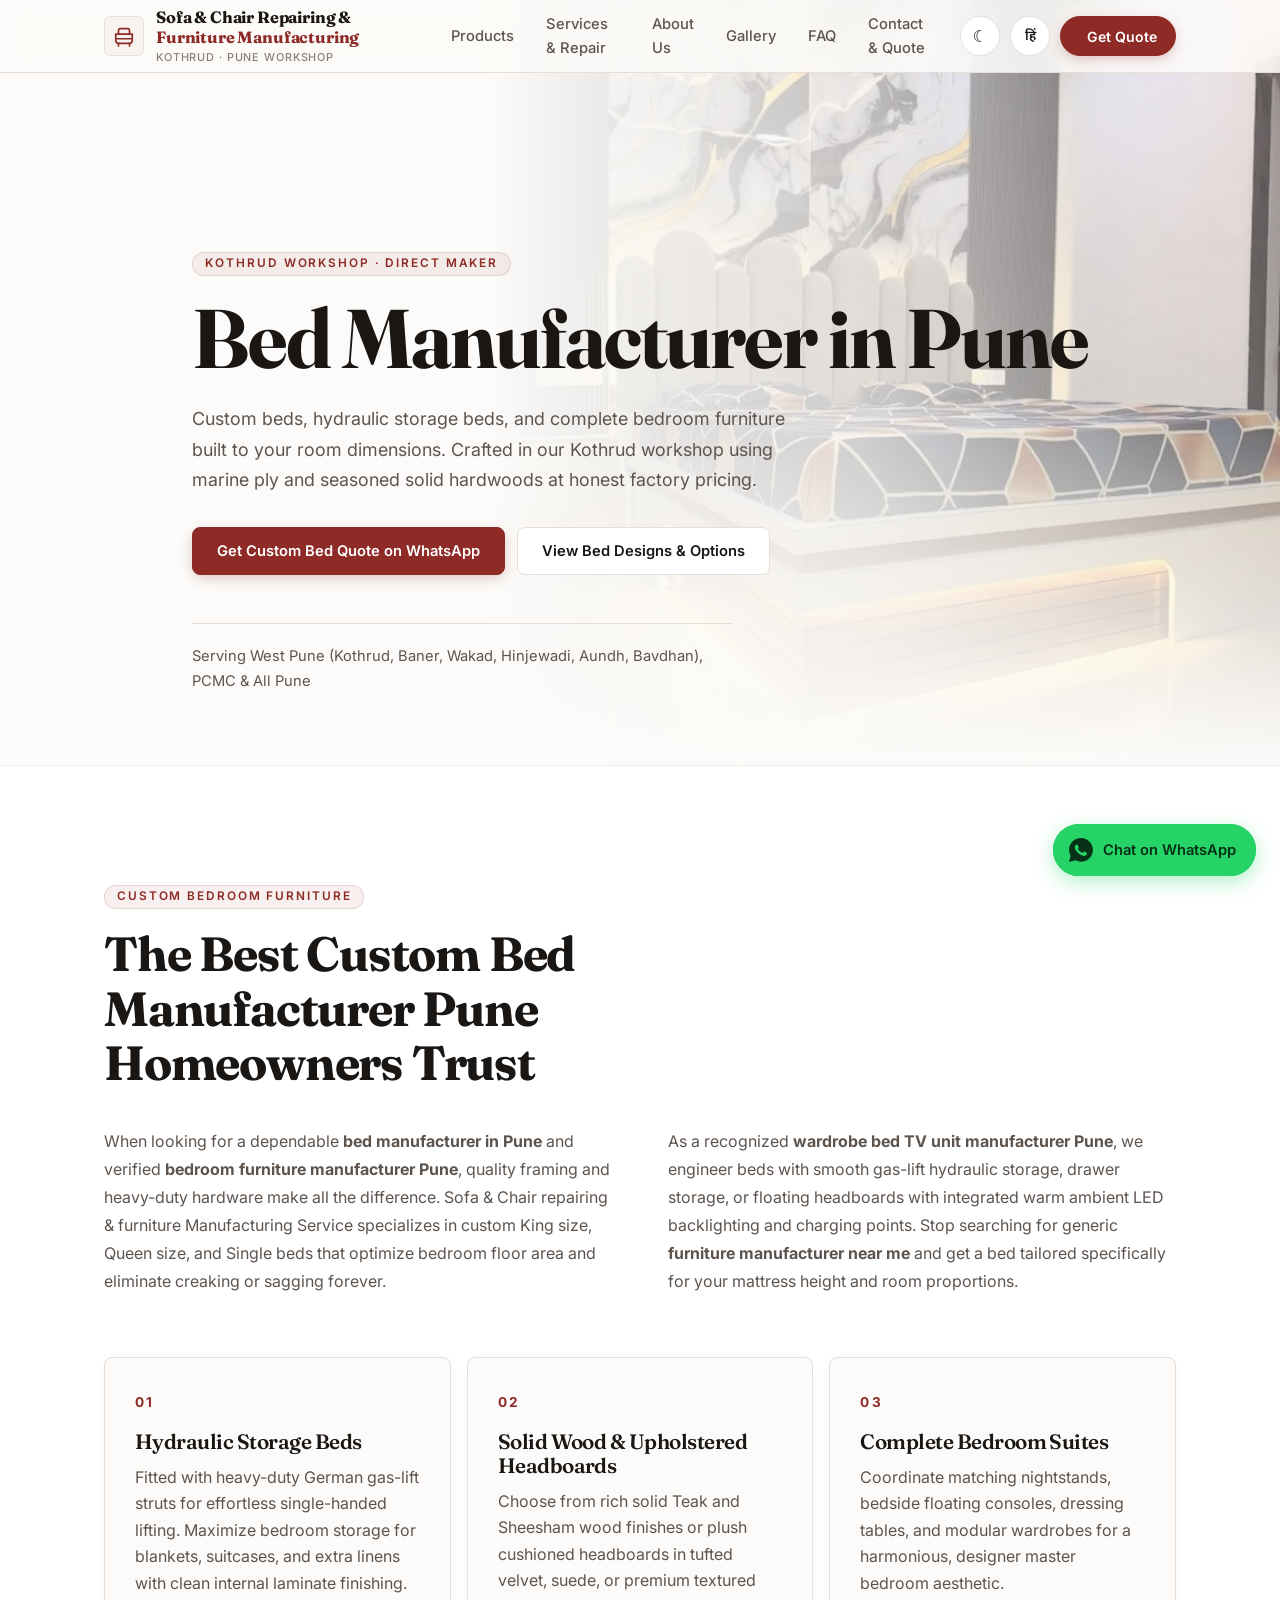
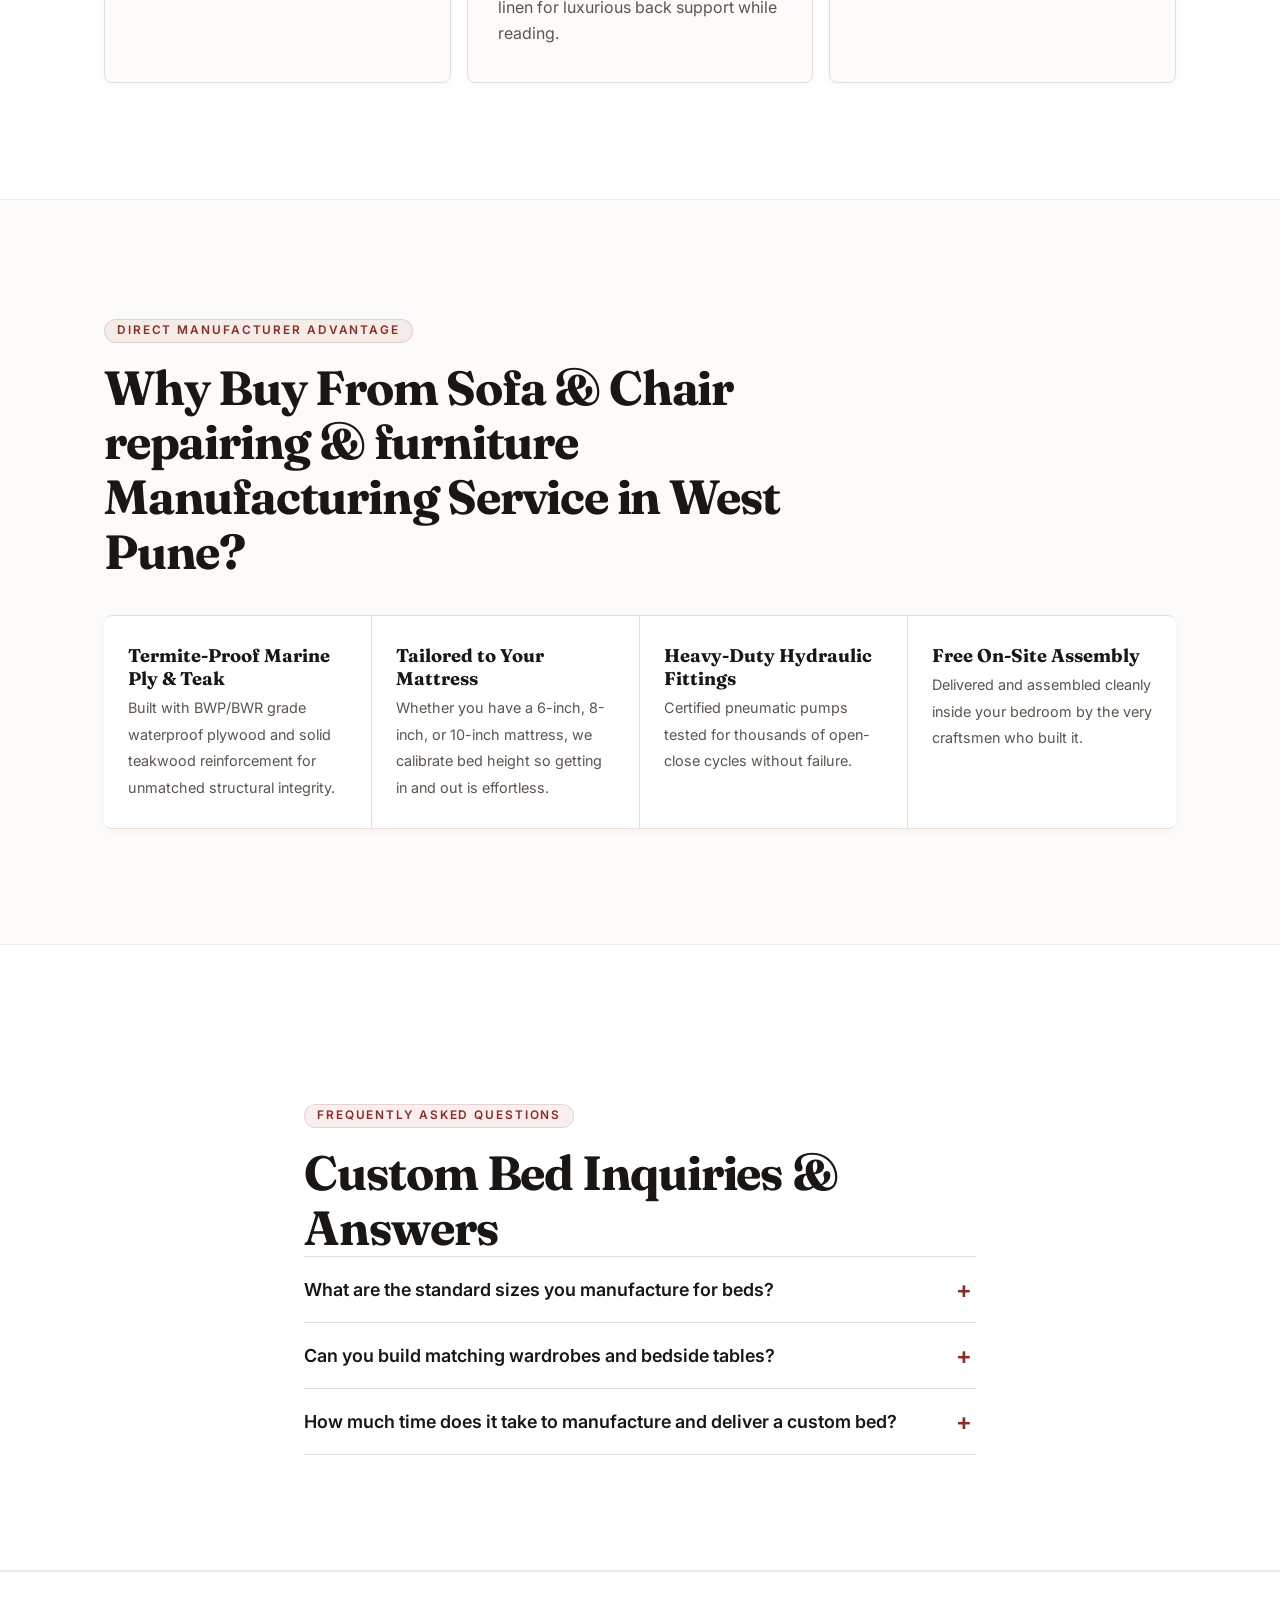
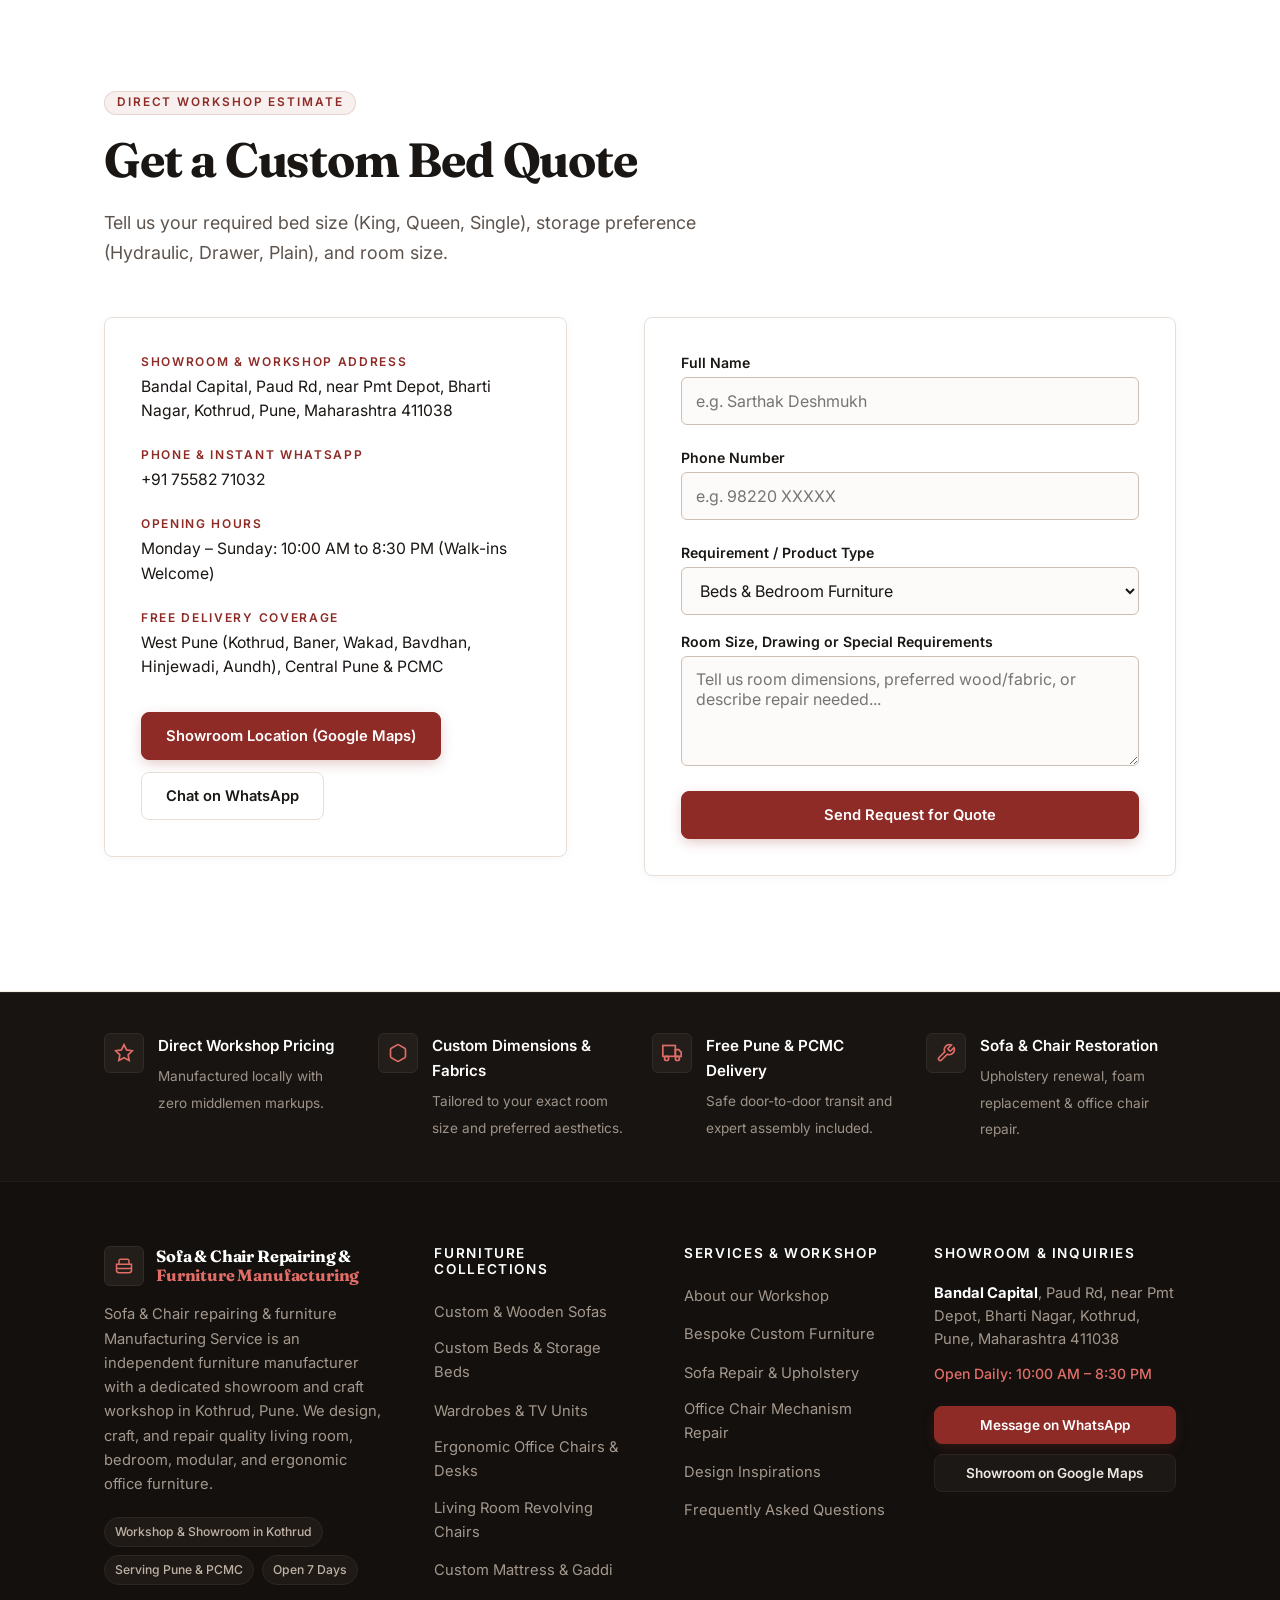
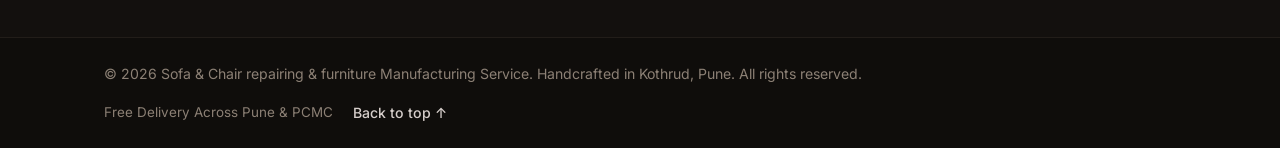
<file: public_html/beds.html>
<!DOCTYPE html>
<html lang="en">
<head>
<meta charset="utf-8">
<script>try{var t=localStorage.getItem("pf_theme");if(t==="dark")document.documentElement.dataset.theme=t}catch(e){}</script>
<meta name="viewport" content="width=device-width, initial-scale=1, viewport-fit=cover">
<title>Bed Manufacturer in Pune | Custom Bed & Bedroom Furniture Manufacturer Pune</title>
<meta name="description" content="Best custom bed manufacturer in Pune. Solid wood beds, hydraulic storage beds, king & queen designer beds, and bedroom furniture by Sofa & Chair repairing & furniture Manufacturing Service, Kothrud.">
<meta name="keywords" content="Bed Manufacturer in Pune, Custom Bed Manufacturer Pune, Bedroom Furniture Manufacturer Pune, Wardrobe Bed TV Unit Manufacturer Pune, Custom Furniture Manufacturer Pune, Home Furniture Manufacturer Pune, Furniture Manufacturer in West Pune, Furniture Manufacturer West Pune, Furniture Manufacturer Near Me, Custom Furniture Near Me, Best Furniture Manufacturer in Pune">
<link rel="canonical" href="https://www.example.com/beds.html">
<!-- Open Graph / Facebook / WhatsApp -->
<meta property="og:type" content="website">
<meta property="og:site_name" content="Sofa &amp; Chair repairing &amp; furniture Manufacturing Service">
<meta property="og:title" content="Bed Manufacturer in Pune | Custom Hydraulic Storage & Solid Wood Beds">
<meta property="og:description" content="Custom bed and bedroom furniture manufacturer in Pune. Solid wood beds, king & queen hydraulic storage beds handcrafted in Kothrud workshop.">
<meta property="og:image" content="images/custom-bed-bedroom-furniture-pune.webp">
<meta property="og:image:alt" content="Bed Manufacturer in Pune | Custom Hydraulic Storage & Solid Wood Beds">
<meta property="og:locale" content="en_IN">
<!-- Twitter Card -->
<meta name="twitter:card" content="summary_large_image">
<meta name="twitter:title" content="Bed Manufacturer in Pune | Custom Hydraulic Storage & Solid Wood Beds">
<meta name="twitter:description" content="Custom bed and bedroom furniture manufacturer in Pune. Solid wood beds, king & queen hydraulic storage beds handcrafted in Kothrud workshop.">
<meta name="twitter:image" content="images/custom-bed-bedroom-furniture-pune.webp">
<link rel="preconnect" href="https://fonts.googleapis.com">
<link rel="preconnect" href="https://fonts.gstatic.com" crossorigin>
<link href="https://fonts.googleapis.com/css2?family=Fraunces:opsz,wght@9..144,500;9..144,700&family=Inter:wght@400;500;600;700&family=Noto+Sans+Devanagari:wght@400;600;700&display=swap" rel="stylesheet">
<link rel="stylesheet" href="styles.css">
<script type="application/ld+json">
{
  "@context": "https://schema.org",
  "@type": "Product",
  "name": "Custom Solid Wood & Hydraulic Storage Bed",
  "image": "images/custom-bed-bedroom-furniture-pune.webp",
  "description": "Custom king, queen and hydraulic storage beds handcrafted by leading bedroom furniture manufacturer in Pune.",
  "brand": {
    "@type": "Brand",
    "name": "Sofa & Chair repairing & furniture Manufacturing Service"
  }
}
</script>
</head>
<body>
<header id="header">
 <div class="wrap header-wrap">
  <a href="index.html" class="logo" aria-label="Sofa &amp; Chair repairing &amp; furniture Manufacturing Service">
   <span class="logo-mark">
    <svg width="22" height="22" viewBox="0 0 24 24" fill="none" stroke="currentColor" stroke-width="1.8" stroke-linecap="round" stroke-linejoin="round">
     <path d="M3 10h18v7a3 3 0 0 1-3 3H6a3 3 0 0 1-3-3v-7z"></path>
     <path d="M6 10V6a2 2 0 0 1 2-2h8a2 2 0 0 1 2 2v4"></path>
     <line x1="3" y1="15" x2="21" y2="15"></line>
     <line x1="6" y1="20" x2="6" y2="23"></line>
     <line x1="18" y1="20" x2="18" y2="23"></line>
    </svg>
   </span>
   <div class="logo-text">
    <span class="brand-name">Sofa &amp; Chair Repairing &amp; <strong>Furniture Manufacturing</strong></span>
    <span class="brand-tagline" data-en="Kothrud · Pune Workshop" data-hi="कोथरूड · पुणे वर्कशॉप">Kothrud · Pune Workshop</span>
   </div>
  </a>
  <nav id="nav" aria-label="Main Navigation">
   <ul class="nav-links">
    <li><a href="index.html#products" class="nav-link" data-en="Products" data-hi="उत्पाद">Products</a></li>
    <li><a href="index.html#services" class="nav-link" data-en="Services & Repair" data-hi="सेवाएँ व रिपेयर">Services & Repair</a></li>
    <li><a href="about.html" class="nav-link" data-en="About Us" data-hi="हमारे बारे में">About Us</a></li>
    <li><a href="index.html#gallery" class="nav-link" data-en="Gallery" data-hi="गैलरी">Gallery</a></li>
    <li><a href="index.html#faq" class="nav-link" data-en="FAQ" data-hi="सवाल-जवाब">FAQ</a></li>
    <li><a href="#contact" class="nav-link" data-en="Contact & Quote" data-hi="संपर्क व कोट">Contact & Quote</a></li>
   </ul>
   <div class="mobile-nav-footer">
    <div class="mobile-contact-card">
     <span class="mob-card-label" data-en="Showroom & Workshop" data-hi="शोरूम व वर्कशॉप">Showroom & Workshop</span>
     <p class="mob-card-addr">Bandal Capital, Paud Rd, near PMT Depot, Kothrud, Pune</p>
     <div class="mob-card-btns">
      <a class="btn primary btn-sm" data-wa href="#contact" data-en="WhatsApp Quote" data-hi="व्हाट्सऐप कोट">WhatsApp Quote</a>
      <a class="btn ghost btn-sm" data-call href="#contact" data-en="Call Now" data-hi="कॉल करें">Call Now</a>
     </div>
    </div>
   </div>
  </nav>
  <div class="tools">
   <button class="theme-pill" id="theme" type="button" aria-label="Switch to dark mode" title="Toggle Theme">☾</button>
   <button class="lang-pill" id="lang" type="button" aria-label="Switch language to Hindi" title="Change Language">हिं</button>
   <a class="btn primary nav-cta" data-wa href="#contact" data-en="Get Quote" data-hi="कोट पाएँ">
    <svg class="cta-wa-icon" viewBox="0 0 24 24" aria-hidden="true"><path d="M12 0C5.4 0 .1 5.3.1 11.9c0 2.1.6 4.1 1.6 5.9L0 24l6.4-1.7a11.9 11.9 0 0 0 5.6 1.4c6.6 0 11.9-5.3 11.9-11.9C23.9 5.3 18.6 0 12 0zm5.6 16.6c-.2.7-1.4 1.3-1.9 1.3-.5.1-1.1.1-3.6-.9-3-1.2-4.9-4.3-5.1-4.5-.1-.2-1.2-1.6-1.2-3s.8-2.1 1-2.4c.3-.3.6-.3.8-.3h.6c.2 0 .4 0 .6.5l.9 2.2c.1.2.1.4 0 .5l-.4.6c-.2.2-.3.3-.1.6.2.3.8 1.3 1.7 2.1 1.1 1 2.1 1.3 2.4 1.5.3.1.5.1.6-.1l.9-1.1c.2-.3.4-.2.6-.1l2 1c.3.1.5.2.5.3.1.2.1.8-.1 1.5z"/></svg>
    <span>Get Quote</span>
   </a>
   <button class="burger" id="burger" type="button" aria-expanded="false" aria-controls="nav" aria-label="Toggle Navigation Menu">
    <span class="b-line b-top"></span>
    <span class="b-line b-mid"></span>
    <span class="b-line b-bot"></span>
   </button>
  </div>
 </div>
 <div class="nav-backdrop" id="navBackdrop"></div>
</header>

<main id="top">
<section class="hero" style="min-height:85svh;">
 <img class="hero-img" src="images/custom-bed-bedroom-furniture-pune.webp" alt="Custom Bed Manufacturer in Pune - Hydraulic Storage & Designer Beds" width="800" height="600">
 <div class="hero-shade"></div>
 <div class="wrap">
  <span class="eyebrow" data-en="Kothrud Workshop · Direct Maker" data-hi="कोथरूड वर्कशॉप · डायरेक्ट निर्माता">Kothrud Workshop · Direct Maker</span>
  <h1 data-en="Bed Manufacturer in Pune" data-hi="पुणे में बेड निर्माता">Bed Manufacturer in Pune</h1>
  <p class="lead" data-en="Custom beds, hydraulic storage beds, and complete bedroom furniture built to your room dimensions. Crafted in our Kothrud workshop using marine ply and seasoned solid hardwoods at honest factory pricing." data-hi="कस्टम बेड, हाइड्रोलिक स्टोरेज बेड और बेडरूम फर्नीचर आपके कमरे के साइज़ के अनुसार। कोथरूड वर्कशॉप में सीधे निर्मित।">
   Custom beds, hydraulic storage beds, and complete bedroom furniture built to your room dimensions. Crafted in our Kothrud workshop using marine ply and seasoned solid hardwoods at honest factory pricing.
  </p>
  <div class="row">
   <a class="btn primary" data-wa href="#contact" data-en="Get Custom Bed Quote on WhatsApp" data-hi="व्हाट्सऐप पर बेड कोट पाएँ">Get Custom Bed Quote on WhatsApp</a>
   <a class="btn ghost" href="#details" data-en="View Bed Designs & Options" data-hi="बेड डिज़ाइन व विकल्प देखें">View Bed Designs & Options</a>
  </div>
  <p class="addr">
   <span>Serving West Pune (Kothrud, Baner, Wakad, Hinjewadi, Aundh, Bavdhan), PCMC & All Pune</span>
  </p>
 </div>
</section>

<section id="details" class="band">
 <div class="wrap">
  <span class="eyebrow" data-en="Custom Bedroom Furniture" data-hi="कस्टम बेडरूम फर्नीचर">Custom Bedroom Furniture</span>
  <h2>The Best Custom Bed Manufacturer Pune Homeowners Trust</h2>
  <div class="seo rv in">
   <p>
    When looking for a dependable <strong>bed manufacturer in Pune</strong> and verified <strong>bedroom furniture manufacturer Pune</strong>, quality framing and heavy-duty hardware make all the difference. Sofa & Chair repairing & furniture Manufacturing Service specializes in custom King size, Queen size, and Single beds that optimize bedroom floor area and eliminate creaking or sagging forever.
   </p>
   <p>
    As a recognized <strong>wardrobe bed TV unit manufacturer Pune</strong>, we engineer beds with smooth gas-lift hydraulic storage, drawer storage, or floating headboards with integrated warm ambient LED backlighting and charging points. Stop searching for generic <strong>furniture manufacturer near me</strong> and get a bed tailored specifically for your mattress height and room proportions.
   </p>
  </div>

  <div class="cols rv in" style="margin-top:40px;">
   <div>
    <span class="n">01</span>
    <h3>Hydraulic Storage Beds</h3>
    <p>Fitted with heavy-duty German gas-lift struts for effortless single-handed lifting. Maximize bedroom storage for blankets, suitcases, and extra linens with clean internal laminate finishing.</p>
   </div>
   <div>
    <span class="n">02</span>
    <h3>Solid Wood & Upholstered Headboards</h3>
    <p>Choose from rich solid Teak and Sheesham wood finishes or plush cushioned headboards in tufted velvet, suede, or premium textured linen for luxurious back support while reading.</p>
   </div>
   <div>
    <span class="n">03</span>
    <h3>Complete Bedroom Suites</h3>
    <p>Coordinate matching nightstands, bedside floating consoles, dressing tables, and modular wardrobes for a harmonious, designer master bedroom aesthetic.</p>
   </div>
  </div>
 </div>
</section>

<section>
 <div class="wrap">
  <span class="eyebrow" data-en="Direct Manufacturer Advantage" data-hi="डायरेक्ट निर्माता लाभ">Direct Manufacturer Advantage</span>
  <h2>Why Buy From Sofa & Chair repairing & furniture Manufacturing Service in West Pune?</h2>
  <div class="facts" style="margin-top:36px;">
   <div>
    <b>Termite-Proof Marine Ply & Teak</b>
    <span>Built with BWP/BWR grade waterproof plywood and solid teakwood reinforcement for unmatched structural integrity.</span>
   </div>
   <div>
    <b>Tailored to Your Mattress</b>
    <span>Whether you have a 6-inch, 8-inch, or 10-inch mattress, we calibrate bed height so getting in and out is effortless.</span>
   </div>
   <div>
    <b>Heavy-Duty Hydraulic Fittings</b>
    <span>Certified pneumatic pumps tested for thousands of open-close cycles without failure.</span>
   </div>
   <div>
    <b>Free On-Site Assembly</b>
    <span>Delivered and assembled cleanly inside your bedroom by the very craftsmen who built it.</span>
   </div>
  </div>
 </div>
</section>

<section class="band">
 <div class="wrap faq">
  <span class="eyebrow">Frequently Asked Questions</span>
  <h2>Custom Bed Inquiries & Answers</h2>
  <details>
   <summary>What are the standard sizes you manufacture for beds?</summary>
   <p>We build King size (72" x 78"), Queen size (60" x 78"), Single (36" x 75"), and customized non-standard dimensions according to your specific bedroom floor plan.</p>
  </details>
  <details>
   <summary>Can you build matching wardrobes and bedside tables?</summary>
   <p>Yes. As a comprehensive <strong>wardrobe bed TV unit manufacturer Pune</strong>, we coordinate your bed, sliding wardrobe, side tables, and dressing unit in identical matching laminates or wood veneers.</p>
  </details>
  <details>
   <summary>How much time does it take to manufacture and deliver a custom bed?</summary>
   <p>Typical fabrication in our Kothrud workshop takes between 7 to 14 working days, followed by free delivery and doorstep assembly anywhere across Pune and PCMC.</p>
  </details>
 </div>
</section>

<section id="contact" class="band">
 <div class="wrap">
  <span class="eyebrow" data-en="Direct Workshop Estimate" data-hi="सीधा वर्कशॉप कोट">Direct Workshop Estimate</span>
  <h2 data-en="Get a Custom Bed Quote" data-hi="बताइए आपको क्या चाहिए - सीधा कोट पाएँ">Get a Custom Bed Quote</h2>
  <p class="lead" data-en="Tell us your required bed size (King, Queen, Single), storage preference (Hydraulic, Drawer, Plain), and room size." data-hi="अपने कमरे का साइज़ या फ़ोटो भेजें। हम तुरंत कोट के साथ जवाब देते हैं।">Tell us your required bed size (King, Queen, Single), storage preference (Hydraulic, Drawer, Plain), and room size.</p>
  <div class="cgrid">
   <dl class="info">
    <dt data-en="Showroom & Workshop Address" data-hi="शोरूम व वर्कशॉप पता">Showroom & Workshop Address</dt>
    <dd>Bandal Capital, Paud Rd, near Pmt Depot, Bharti Nagar, Kothrud, Pune, Maharashtra 411038</dd>
    <dt data-en="Phone & Instant WhatsApp" data-hi="फ़ोन और व्हाट्सऐप">Phone & Instant WhatsApp</dt>
    <dd id="phoneDd"><a href="tel:+917558271032">+91 75582 71032</a></dd>
    <dt data-en="Opening Hours" data-hi="खुलने का समय">Opening Hours</dt>
    <dd data-en="Monday – Sunday: 10:00 AM to 8:30 PM (Walk-ins Welcome)" data-hi="सोमवार – रविवार: सुबह 10:00 से रात 8:30 (शोरूम कभी भी आ सकते हैं)">Monday – Sunday: 10:00 AM to 8:30 PM (Walk-ins Welcome)</dd>
    <dt data-en="Free Delivery Coverage" data-hi="मुफ़्त डिलीवरी क्षेत्र">Free Delivery Coverage</dt>
    <dd data-en="West Pune (Kothrud, Baner, Wakad, Bavdhan, Hinjewadi, Aundh), Central Pune & PCMC" data-hi="वेस्ट पुणे (कोथरूड, बानेर, वाकड, बावधन, हिंजवडी, औंध), पूरा पुणे और PCMC">West Pune (Kothrud, Baner, Wakad, Bavdhan, Hinjewadi, Aundh), Central Pune & PCMC</dd>
    <div class="row">
     <a class="btn primary" data-dir target="_blank" rel="noopener" href="#" data-en="Showroom Location (Google Maps)" data-hi="शोरूम लोकेशन (गूगल मैप्स)">Showroom Location (Google Maps)</a>
     <a class="btn ghost" data-wa href="#contact" data-en="Chat on WhatsApp" data-hi="व्हाट्सऐप पर चैट करें">Chat on WhatsApp</a>
    </div>
   </dl>
   <form id="form" novalidate method="post" action="contact.php">
    <div style="position:absolute;left:-9999px" aria-hidden="true"><label>Website <input name="website" tabindex="-1" autocomplete="off"></label></div>
    <div><label for="name" data-en="Full Name" data-hi="पूरा नाम">Full Name</label><input id="name" name="name" autocomplete="name" required placeholder="e.g. Sarthak Deshmukh"><div class="err" id="e-name"></div></div>
    <div><label for="phone" data-en="Phone Number" data-hi="फ़ोन नंबर">Phone Number</label><input id="phone" name="phone" type="tel" inputmode="tel" autocomplete="tel" required placeholder="e.g. 98220 XXXXX"><div class="err" id="e-phone"></div></div>
    <div><label for="interest" data-en="Requirement / Product Type" data-hi="आवश्यकता / उत्पाद">Requirement / Product Type</label>
     <select id="interest" name="interest">
      <option selected>Beds & Bedroom Furniture</option>
      <option>Luxury Wooden Sofa</option>
      <option>Custom L-Shape Sofa</option>
      <option>Beds & Bedroom Furniture</option>
      <option>Custom Wardrobe & TV Unit</option>
      <option>Office Chairs & Workstations</option>
      <option>Living Room Revolving Chair</option>
      <option>Custom Mattress & Gaddi</option>
      <option>Sofa Repair & Foam Replacement</option>
      <option>Office Chair Hydraulic Repair</option>
      <option>Complete Home Furnishing</option>
     </select>
    </div>
    <div><label for="msg" data-en="Room Size, Drawing or Special Requirements" data-hi="कमरे का साइज़, डिज़ाइन या जानकारी">Room Size, Drawing or Special Requirements</label><textarea id="msg" name="msg" placeholder="Tell us room dimensions, preferred wood/fabric, or describe repair needed..."></textarea></div>
    <button class="btn primary" type="submit" data-en="Send Request for Quote" data-hi="कोट के लिए पूछताछ भेजें">Send Request for Quote</button>
    <div class="status" id="status" role="status"></div>
   </form>
  </div>
 </div>
</section>
</main>

<footer class="site-footer">
 <div class="footer-perks">
  <div class="wrap">
   <div class="perks-grid">
    <div class="perk-item">
     <div class="perk-icon">
      <svg width="20" height="20" viewBox="0 0 24 24" fill="none" stroke="currentColor" stroke-width="2"><path d="M12 2l3.09 6.26L22 9.27l-5 4.87 1.18 6.88L12 17.77l-6.18 3.25L7 14.14 2 9.27l6.91-1.01L12 2z"/></svg>
     </div>
     <div>
      <strong data-en="Direct Workshop Pricing" data-hi="डायरेक्ट वर्कशॉप कीमत">Direct Workshop Pricing</strong>
      <span data-en="Manufactured locally with zero middlemen markups." data-hi="स्थानीय स्तर पर निर्मित, बिना किसी बिचौलिये के।">Manufactured locally with zero middlemen markups.</span>
     </div>
    </div>
    <div class="perk-item">
     <div class="perk-icon">
      <svg width="20" height="20" viewBox="0 0 24 24" fill="none" stroke="currentColor" stroke-width="2"><path d="M21 16V8a2 2 0 0 0-1-1.73l-7-4a2 2 0 0 0-2 0l-7 4A2 2 0 0 0 3 8v8a2 2 0 0 0 1 1.73l7 4a2 2 0 0 0 2 0l7-4A2 2 0 0 0 21 16z"/></svg>
     </div>
     <div>
      <strong data-en="Custom Dimensions & Fabrics" data-hi="मनचाहा साइज़ और कपड़ा">Custom Dimensions & Fabrics</strong>
      <span data-en="Tailored to your exact room size and preferred aesthetics." data-hi="आपके कमरे के सटीक साइज़ और पसंद के अनुसार।">Tailored to your exact room size and preferred aesthetics.</span>
     </div>
    </div>
    <div class="perk-item">
     <div class="perk-icon">
      <svg width="20" height="20" viewBox="0 0 24 24" fill="none" stroke="currentColor" stroke-width="2"><rect x="1" y="3" width="15" height="13"></rect><polygon points="16 8 20 8 23 11 23 16 16 16 16 8"></polygon><circle cx="5.5" cy="18.5" r="2.5"></circle><circle cx="18.5" cy="18.5" r="2.5"></circle></svg>
     </div>
     <div>
      <strong data-en="Free Pune & PCMC Delivery" data-hi="पुणे और PCMC में मुफ़्त डिलीवरी">Free Pune & PCMC Delivery</strong>
      <span data-en="Safe door-to-door transit and expert assembly included." data-hi="सुरक्षित डिलीवरी और पेशेवर असेंबली शामिल।">Safe door-to-door transit and expert assembly included.</span>
     </div>
    </div>
    <div class="perk-item">
     <div class="perk-icon">
      <svg width="20" height="20" viewBox="0 0 24 24" fill="none" stroke="currentColor" stroke-width="2"><path d="M14.7 6.3a1 1 0 0 0 0 1.4l1.6 1.6a1 1 0 0 0 1.4 0l3.77-3.77a6 6 0 0 1-7.94 7.94l-6.91 6.91a2.12 2.12 0 0 1-3-3l6.91-6.91a6 6 0 0 1 7.94-7.94l-3.76 3.76z"/></svg>
     </div>
     <div>
      <strong data-en="Sofa & Chair Restoration" data-hi="सोफा व कुर्सी मरम्मत">Sofa & Chair Restoration</strong>
      <span data-en="Upholstery renewal, foam replacement & office chair repair." data-hi="अपहोल्स्ट्री रिपेयर, फ़ोम बदलना और चेयर रिपेयर।">Upholstery renewal, foam replacement & office chair repair.</span>
     </div>
    </div>
   </div>
  </div>
 </div>

 <div class="footer-main">
  <div class="wrap footer-grid">
   <div class="footer-col col-brand">
    <a href="index.html" class="logo footer-logo">
     <span class="logo-mark">
      <svg width="20" height="20" viewBox="0 0 24 24" fill="none" stroke="currentColor" stroke-width="1.8"><path d="M3 10h18v7a3 3 0 0 1-3 3H6a3 3 0 0 1-3-3v-7z"/><path d="M6 10V6a2 2 0 0 1 2-2h8a2 2 0 0 1 2 2v4"/><line x1="3" y1="15" x2="21" y2="15"/></svg>
     </span>
     <span class="brand-name">Sofa &amp; Chair Repairing &amp; <strong>Furniture Manufacturing</strong></span>
    </a>
    <p class="footer-bio" data-en="Sofa & Chair repairing & furniture Manufacturing Service is an independent furniture manufacturer with a dedicated showroom and craft workshop in Kothrud, Pune. We design, craft, and repair quality living room, bedroom, modular, and ergonomic office furniture." data-hi="Sofa & Chair repairing & furniture Manufacturing Service कोथरूड, पुणे में एक स्वतंत्र फर्नीचर निर्माता है जहाँ शोरूम और वर्कशॉप दोनों उपलब्ध हैं। हम लिविंग रूम, बेडरूम, मॉड्यूलर और ऑफिस फर्नीचर बनाते और रिपेयर करते हैं।">
     Sofa & Chair repairing & furniture Manufacturing Service is an independent furniture manufacturer with a dedicated showroom and craft workshop in Kothrud, Pune. We design, craft, and repair quality living room, bedroom, modular, and ergonomic office furniture.
    </p>
    <div class="footer-badges">
     <span class="f-badge" data-en="Workshop & Showroom in Kothrud" data-hi="कोथरूड में वर्कशॉप व शोरूम">Workshop & Showroom in Kothrud</span>
     <span class="f-badge" data-en="Serving Pune & PCMC" data-hi="पुणे और PCMC में सेवा">Serving Pune & PCMC</span>
     <span class="f-badge" data-en="Open 7 Days" data-hi="सातों दिन खुला">Open 7 Days</span>
    </div>
   </div>

   <div class="footer-col">
    <h4 class="footer-heading" data-en="Furniture Collections" data-hi="फर्नीचर संग्रह">Furniture Collections</h4>
    <ul class="footer-links">
     <li><a href="sofas.html" data-en="Custom & Wooden Sofas" data-hi="कस्टम और लकड़ी के सोफा">Custom & Wooden Sofas</a></li>
     <li><a href="beds.html" data-en="Custom Beds & Storage Beds" data-hi="कस्टम बेड और स्टोरेज बेड">Custom Beds & Storage Beds</a></li>
     <li><a href="wardrobes-modular.html" data-en="Wardrobes & TV Units" data-hi="वॉर्डरोब और टीवी यूनिट">Wardrobes & TV Units</a></li>
     <li><a href="office-furniture.html" data-en="Ergonomic Office Chairs & Desks" data-hi="ऑफिस चेयर और वर्कस्टेशन">Ergonomic Office Chairs & Desks</a></li>
     <li><a href="revolving-chairs.html" data-en="Living Room Revolving Chairs" data-hi="लिविंग रूम रिवॉल्विंग चेयर">Living Room Revolving Chairs</a></li>
     <li><a href="mattress.html" data-en="Custom Mattress & Gaddi" data-hi="कस्टम गद्दे और सोफा गद्दी">Custom Mattress & Gaddi</a></li>
    </ul>
   </div>

   <div class="footer-col">
    <h4 class="footer-heading" data-en="Services & Workshop" data-hi="सेवाएँ व वर्कशॉप">Services & Workshop</h4>
    <ul class="footer-links">
     <li><a href="about.html" data-en="About our Workshop" data-hi="हमारी वर्कशॉप के बारे में">About our Workshop</a></li>
     <li><a href="index.html#services" data-en="Bespoke Custom Furniture" data-hi="कस्टम फर्नीचर निर्माण">Bespoke Custom Furniture</a></li>
     <li><a href="sofas.html#repair" data-en="Sofa Repair & Upholstery" data-hi="सोफा रिपेयर व अपहोल्स्ट्री">Sofa Repair & Upholstery</a></li>
     <li><a href="office-furniture.html#repair" data-en="Office Chair Mechanism Repair" data-hi="ऑफिस चेयर रिपेयर">Office Chair Mechanism Repair</a></li>
     <li><a href="index.html#gallery" data-en="Design Inspirations" data-hi="डिज़ाइन प्रेरणाएँ">Design Inspirations</a></li>
     <li><a href="index.html#faq" data-en="Frequently Asked Questions" data-hi="अक्सर पूछे जाने वाले सवाल">Frequently Asked Questions</a></li>
    </ul>
   </div>

   <div class="footer-col col-contact">
    <h4 class="footer-heading" data-en="Showroom & Inquiries" data-hi="शोरूम और पूछताछ">Showroom & Inquiries</h4>
    <div class="footer-contact-block">
     <p class="f-addr">
      <strong>Bandal Capital</strong>, Paud Rd, near Pmt Depot, Bharti Nagar, Kothrud, Pune, Maharashtra 411038
     </p>
     <p class="f-hours" data-en="Open Daily: 10:00 AM – 8:30 PM" data-hi="प्रतिदिन खुला: 10:00 AM – 8:30 PM">Open Daily: 10:00 AM – 8:30 PM</p>
     <div class="f-contact-actions">
      <a class="btn primary btn-sm w-100" data-wa href="#contact" data-en="Message on WhatsApp" data-hi="व्हाट्सऐप पर मैसेज करें">Message on WhatsApp</a>
      <a class="btn ghost btn-sm w-100" data-dir target="_blank" rel="noopener" href="#" data-en="Showroom on Google Maps" data-hi="गूगल मैप्स पर देखें">Showroom on Google Maps</a>
     </div>
    </div>
   </div>
  </div>
 </div>

 <div class="footer-bottom">
  <div class="wrap f-bottom-wrap">
   <p class="f-copy">© <span id="yr"></span> Sofa &amp; Chair repairing &amp; furniture Manufacturing Service. <span data-en="Handcrafted in Kothrud, Pune. All rights reserved." data-hi="कोथरूड, पुणे में निर्मित। सर्वाधिकार सुरक्षित।">Handcrafted in Kothrud, Pune. All rights reserved.</span></p>
   <div class="f-bottom-right">
    <span class="f-note" data-en="Free Delivery Across Pune & PCMC" data-hi="पुणे और PCMC में मुफ़्त डिलीवरी">Free Delivery Across Pune & PCMC</span>
    <a href="#top" class="back-to-top" aria-label="Back to top" data-en="Back to top ↑" data-hi="ऊपर जाएँ ↑">Back to top ↑</a>
   </div>
  </div>
 </div>
</footer>
<a class="wafab" data-wa href="#contact" aria-label="Chat on WhatsApp"><svg viewBox="0 0 24 24" aria-hidden="true"><path d="M12 0C5.4 0 .1 5.3.1 11.9c0 2.1.6 4.1 1.6 5.9L0 24l6.4-1.7a11.9 11.9 0 0 0 5.6 1.4c6.6 0 11.9-5.3 11.9-11.9C23.9 5.3 18.6 0 12 0zm5.6 16.6c-.2.7-1.4 1.3-1.9 1.3-.5.1-1.1.1-3.6-.9-3-1.2-4.9-4.3-5.1-4.5-.1-.2-1.2-1.6-1.2-3s.8-2.1 1-2.4c.3-.3.6-.3.8-.3h.6c.2 0 .4 0 .6.5l.9 2.2c.1.2.1.4 0 .5l-.4.6c-.2.2-.3.3-.1.6.2.3.8 1.3 1.7 2.1 1.1 1 2.1 1.3 2.4 1.5.3.1.5.1.6-.1l.9-1.1c.2-.3.4-.2.6-.1l2 1c.3.1.5.2.5.3.1.2.1.8-.1 1.5z"/></svg><span data-en="Chat on WhatsApp" data-hi="व्हाट्सऐप पर चैट करें">Chat on WhatsApp</span></a>
<div class="bar">
 <a class="btn" data-call href="#contact" data-en="Call Showroom" data-hi="कॉल करें">Call Showroom</a>
 <a class="btn primary" data-wa href="#contact" data-en="WhatsApp Quote" data-hi="व्हाट्सऐप">WhatsApp Quote</a>
</div>

<script src="config.js"></script>
<script>
const $=s=>document.querySelector(s),$$=s=>[...document.querySelectorAll(s)];
let lang="en";
function applyTheme(t,save){document.documentElement.dataset.theme=t;const b=$("#theme");if(b){b.textContent=t==="dark"?"☀":"☾";b.setAttribute("aria-label",t==="dark"?"Switch to light mode":"Switch to dark mode")};if(save)try{localStorage.setItem("pf_theme",t)}catch(e){}}
if($("#theme"))$("#theme").onclick=()=>applyTheme(document.documentElement.dataset.theme==="dark"?"light":"dark",true);
applyTheme(document.documentElement.dataset.theme==="dark"?"dark":"light",false);

const T={en:{wa:"Hi Sofa & Chair Repairing & Furniture Manufacturing Service, I would like a quote.",ok:"Thank you. We will get back to you.",np:"This form is not connected yet, so nothing was sent. Please visit showroom or message on WhatsApp.",rn:"Please enter your name.",rp:"Please enter a valid phone number."},
hi:{wa:"नमस्ते Sofa & Chair Repairing & Furniture Manufacturing Service, मुझे कोट चाहिए।",ok:"धन्यवाद। हम आपसे संपर्क करेंगे।",np:"यह फ़ॉर्म अभी जुड़ा नहीं है। कृपया शोरूम आएँ या व्हाट्सऐप करें।",rn:"कृपया अपना नाम लिखें।",rp:"कृपया सही फ़ोन नंबर लिखें।"}};

function links(){
  const msg=encodeURIComponent(T[lang].wa);
  $$("[data-wa]").forEach(a=>{a.href=CONFIG.phone?`https://wa.me/${CONFIG.phone}?text=${msg}`:"#contact";if(CONFIG.phone){a.target="_blank";a.rel="noopener"}});
  $$("[data-call]").forEach(a=>a.href=CONFIG.phone?`tel:+${CONFIG.phone}`:"#contact");
  $$("[data-dir]").forEach(a=>{if(a.target==="_blank"){a.href="https://www.google.com/maps/search/?api=1&query="+encodeURIComponent(CONFIG.address)}else{a.href="#contact"}});
  if(CONFIG.phone&&$("#phoneDd")){$("#phoneDd").innerHTML=`<a href="tel:+${CONFIG.phone}">${CONFIG.phoneDisplay||"+"+CONFIG.phone}</a>`}
}
function setLang(l){
  lang=l;document.documentElement.lang=l;try{localStorage.setItem("pf_lang",l)}catch(e){}
  $$("[data-en]").forEach(e=>{if(e.dataset[l])e.innerHTML=e.dataset[l]});
  if($("#lang")){$("#lang").textContent=l==="en"?"हिं":"EN";$("#lang").setAttribute("aria-label",l==="en"?"Switch language to Hindi":"Switch language to English")}
  links();
}
if($("#lang"))$("#lang").onclick=()=>setLang(lang==="en"?"hi":"en");

const nav=$("#nav"),bg=$("#burger"),nb=$("#navBackdrop");
function closeNav(){if(nav)nav.classList.remove("open");if(bg)bg.setAttribute("aria-expanded","false");if(nb)nb.classList.remove("open")}
function openNav(){if(nav)nav.classList.add("open");if(bg)bg.setAttribute("aria-expanded","true");if(nb)nb.classList.add("open")}
if(bg)bg.onclick=()=>{nav.classList.contains("open")?closeNav():openNav()};
if(nb)nb.onclick=closeNav;
$$("nav a").forEach(a=>a.onclick=closeNav);
document.addEventListener("keydown",e=>{if(e.key==="Escape")closeNav()});
window.addEventListener("resize",()=>{if(window.innerWidth>960)closeNav()});

const form=$("#form");
if(form){
  form.addEventListener("submit",async e=>{
    e.preventDefault();
    const n=$("#name"),p=$("#phone"),st=$("#status");
    const okN=n.value.trim().length>1,okP=/^[+\d][\d\s-]{8,14}$/.test(p.value.trim());
    $("#e-name").textContent=okN?"":T[lang].rn;n.setAttribute("aria-invalid",!okN);
    $("#e-phone").textContent=okP?"":T[lang].rp;p.setAttribute("aria-invalid",!okP);
    if(!okN||!okP){(okN?p:n).focus();return}
    st.classList.add("show");
    if(!CONFIG.formEndpoint){st.textContent=T[lang].np;return}
    try{
      const r=await fetch(CONFIG.formEndpoint,{method:"POST",body:new FormData(e.target)});
      if(!r.ok)throw 0;
      st.textContent=T[lang].ok;
      e.target.reset();
    }catch{
      st.textContent=lang==="en"?"Could not send. Please message on WhatsApp or call us.":"भेजा नहीं जा सका। कृपया व्हाट्सऐप या कॉल करें।";
    }
  });
}
if($("#yr"))$("#yr").textContent=new Date().getFullYear();
if("IntersectionObserver" in window){const io=new IntersectionObserver(es=>es.forEach(x=>{if(x.isIntersecting){x.target.classList.add("in");io.unobserve(x.target)}}),{threshold:.12});$$(".rv").forEach(r=>io.observe(r))}else $$(".rv").forEach(r=>r.classList.add("in"));
try{if(localStorage.getItem("pf_lang")==="hi")setLang("hi")}catch(e){}
links();
</script>
</body>
</html>
</file>
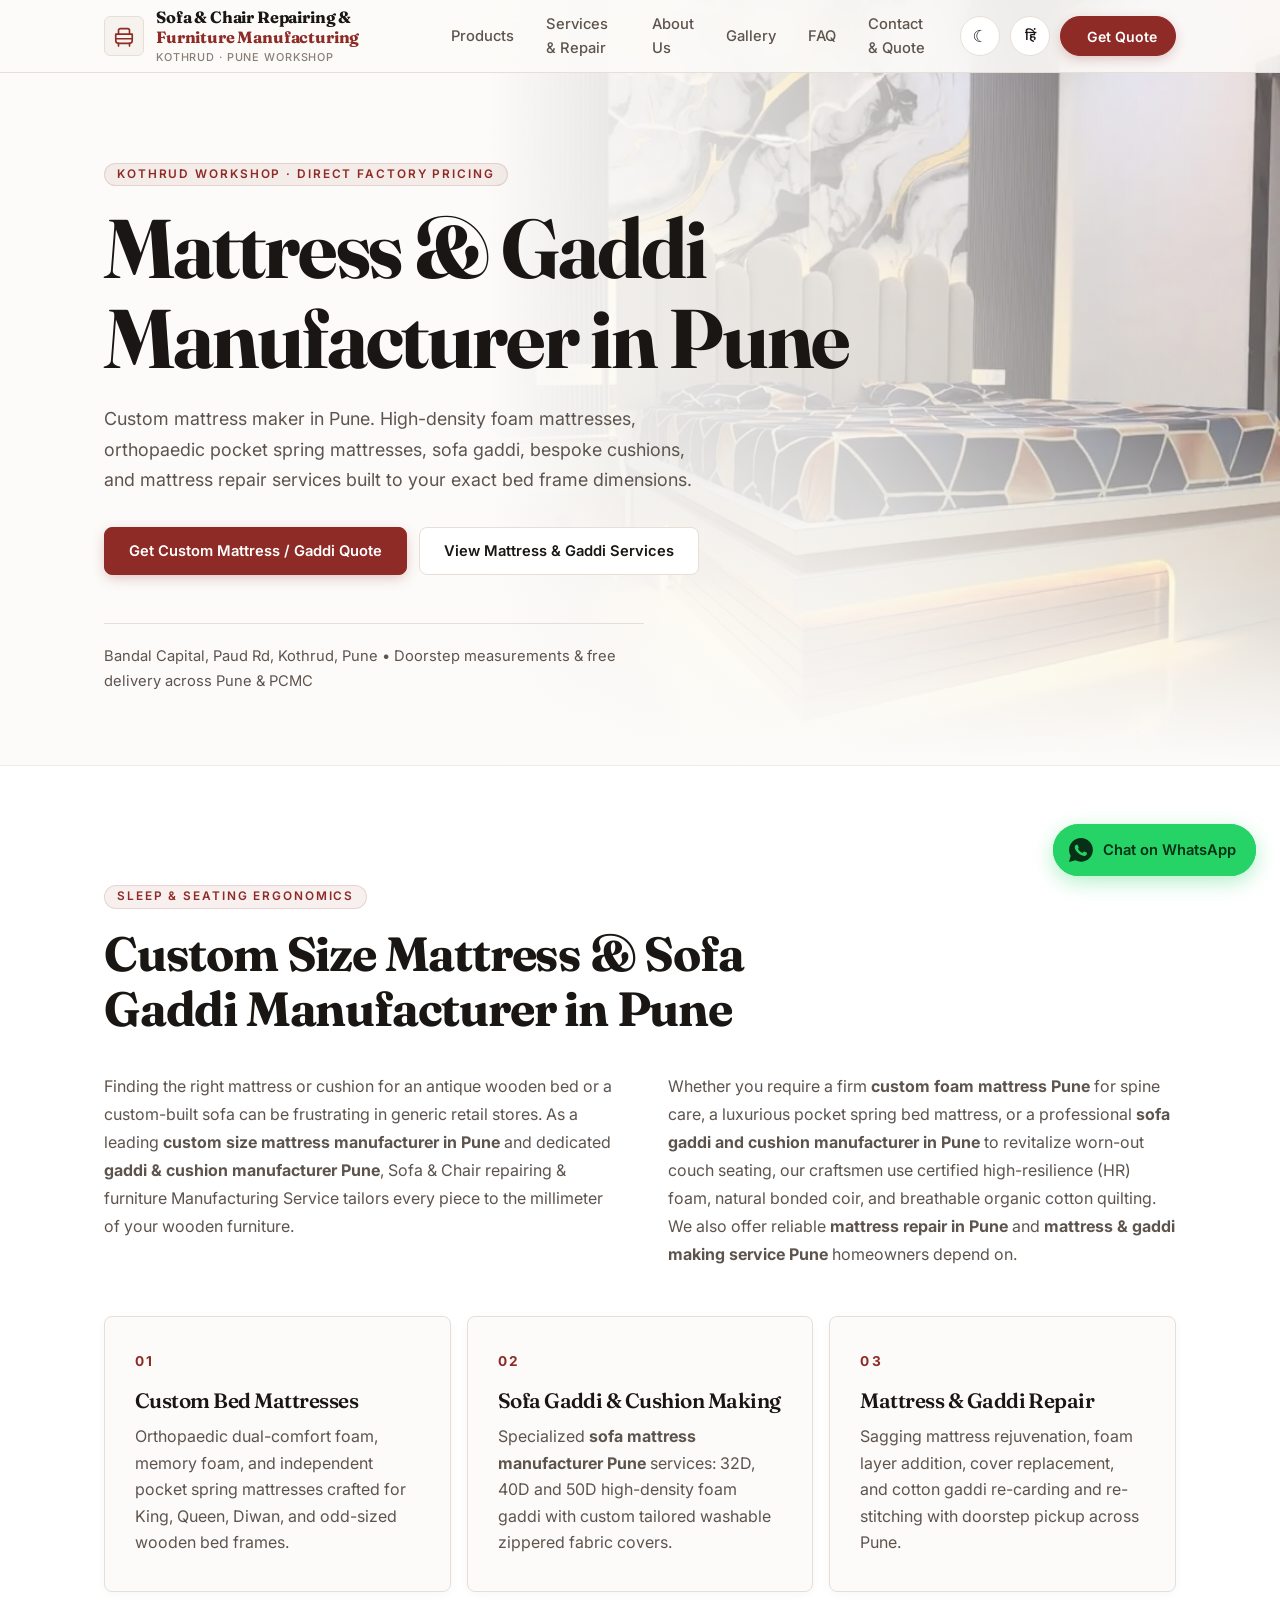
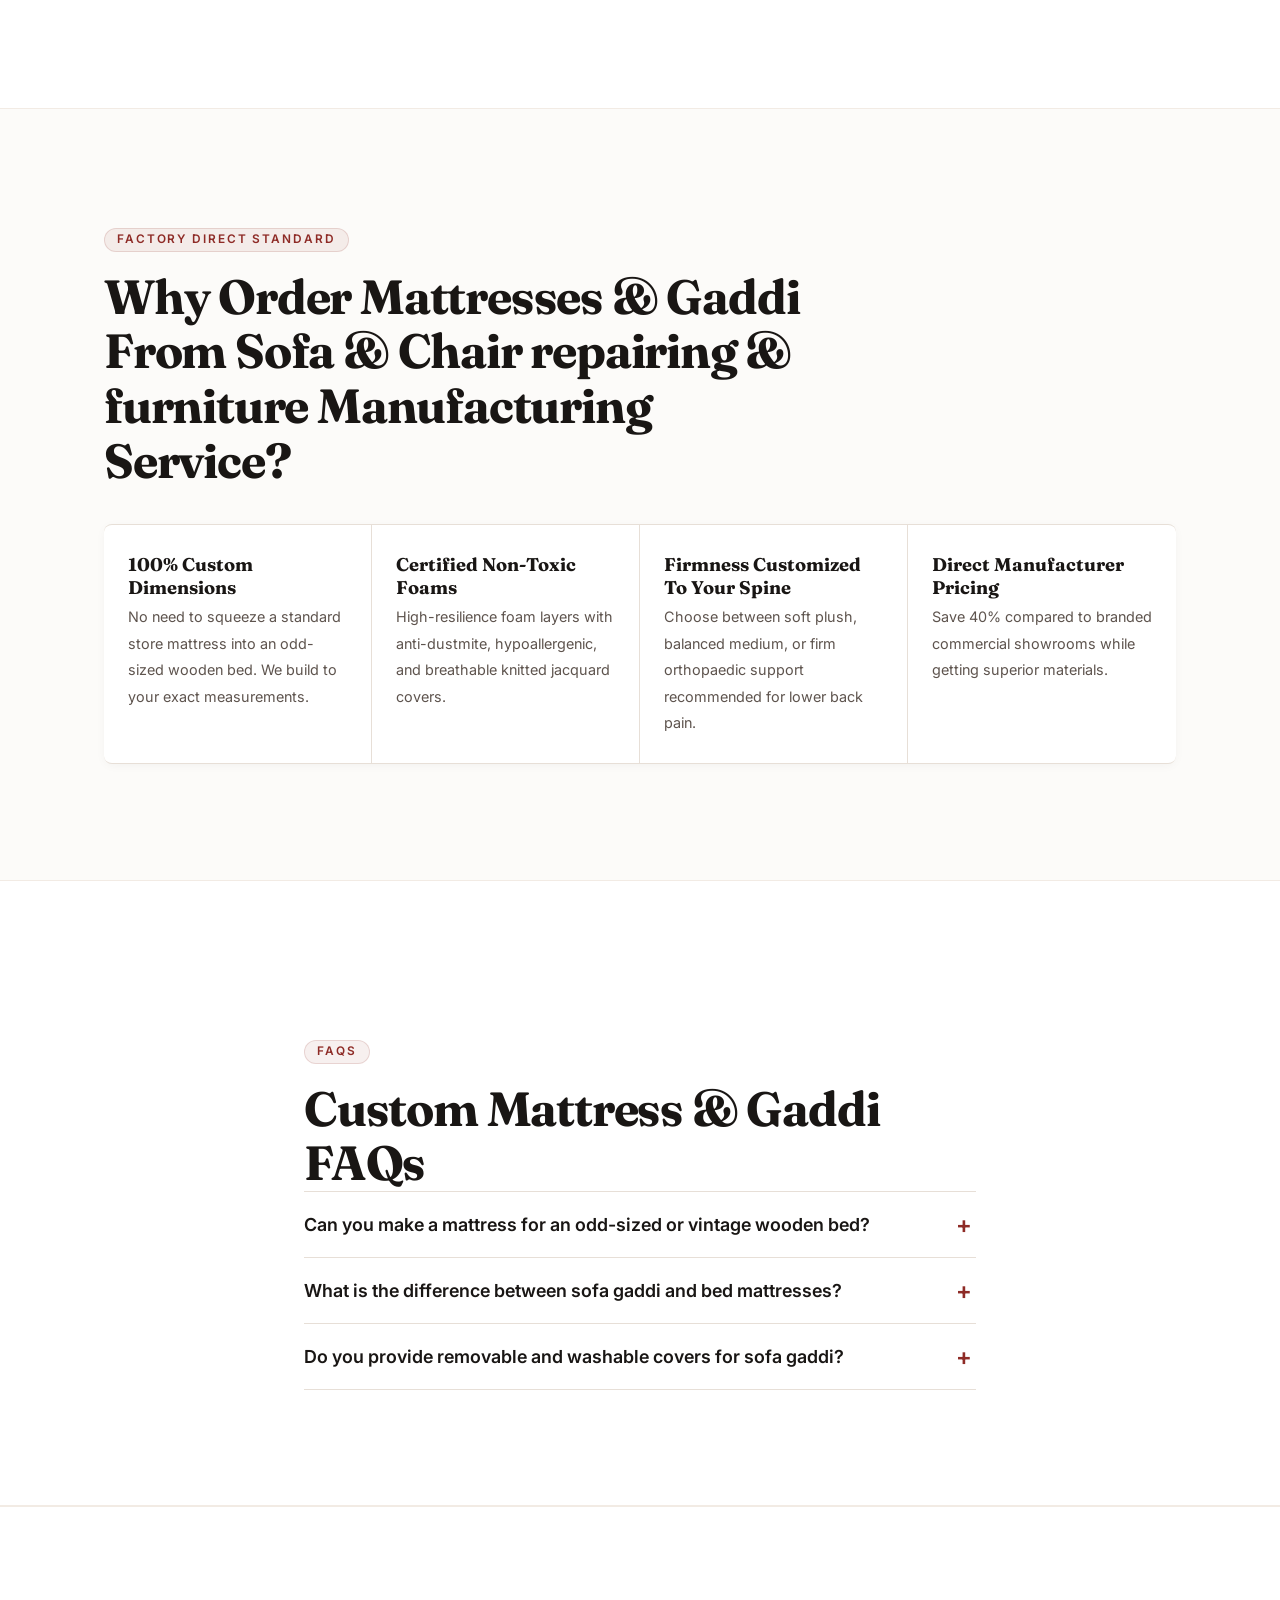
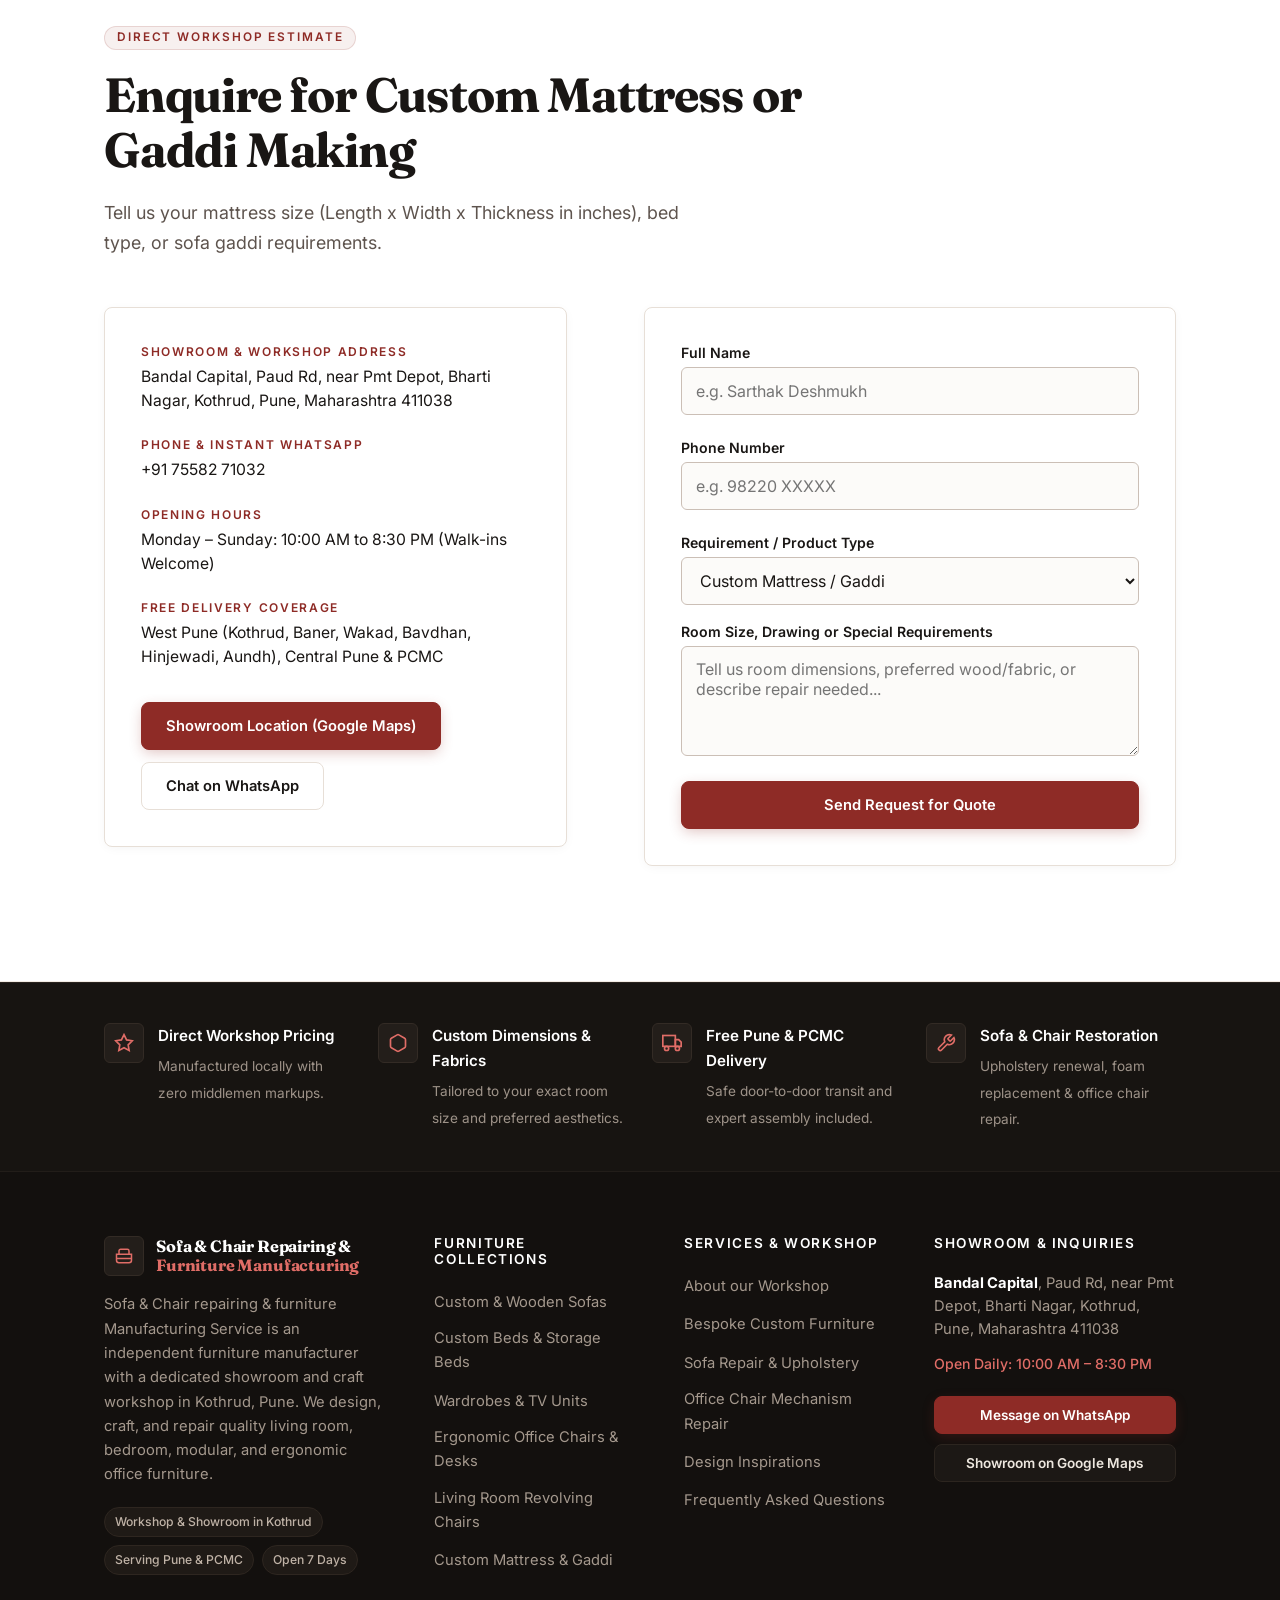
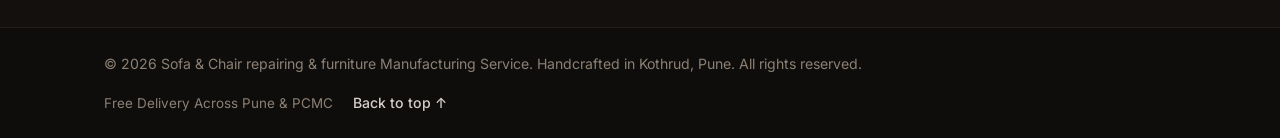
<file: public_html/mattress.html>
<!DOCTYPE html>
<html lang="en">
<head>
<meta charset="utf-8">
<script>try{var t=localStorage.getItem("pf_theme");if(t==="dark")document.documentElement.dataset.theme=t}catch(e){}</script>
<meta name="viewport" content="width=device-width, initial-scale=1, viewport-fit=cover">
<title>Mattress Manufacturer in Pune | Custom Mattress, Gaddi & Cushion Manufacturer Pune</title>
<meta name="description" content="Top custom mattress manufacturer in Pune & Kothrud. Sofa mattress, custom foam mattresses, gaddi & cushion making, and mattress repair in Pune at factory rates.">
<meta name="keywords" content="Mattress Manufacturer in Pune, Mattress Shop in Pune, Custom Mattress in Pune, Gaddi Manufacturer in Pune, Gaddi & Cushion Manufacturer Pune, Sofa Mattress Manufacturer Pune, Custom Foam Mattress Pune, Mattress Repair in Pune, Mattress & Gaddi Making Service Pune, Best Quality Mattress in Pune, Custom size mattress manufacturer in Pune, Sofa gaddi and cushion manufacturer in Pune, Premium mattress and gaddi making in Pune, Home furniture mattress manufacturer Pune, Mattress gaddi cushion repair and manufacturing Pune">
<link rel="canonical" href="https://www.example.com/mattress.html">
<!-- Open Graph / Facebook / WhatsApp -->
<meta property="og:type" content="website">
<meta property="og:site_name" content="Sofa &amp; Chair repairing &amp; furniture Manufacturing Service">
<meta property="og:title" content="Mattress & Gaddi Manufacturer in Pune | Custom Foam Mattress & Repair">
<meta property="og:description" content="Custom size mattress, sofa gaddi & cushion manufacturer in Pune. High-density foam mattresses, orthopaedic spring mattresses and mattress repair service.">
<meta property="og:image" content="images/custom-bed-bedroom-furniture-pune.webp">
<meta property="og:image:alt" content="Mattress & Gaddi Manufacturer in Pune | Custom Foam Mattress & Repair">
<meta property="og:locale" content="en_IN">
<!-- Twitter Card -->
<meta name="twitter:card" content="summary_large_image">
<meta name="twitter:title" content="Mattress & Gaddi Manufacturer in Pune | Custom Foam Mattress & Repair">
<meta name="twitter:description" content="Custom size mattress, sofa gaddi & cushion manufacturer in Pune. High-density foam mattresses, orthopaedic spring mattresses and mattress repair service.">
<meta name="twitter:image" content="images/custom-bed-bedroom-furniture-pune.webp">
<link rel="preconnect" href="https://fonts.googleapis.com">
<link rel="preconnect" href="https://fonts.gstatic.com" crossorigin>
<link href="https://fonts.googleapis.com/css2?family=Fraunces:opsz,wght@9..144,500;9..144,700&family=Inter:wght@400;500;600;700&family=Noto+Sans+Devanagari:wght@400;600;700&display=swap" rel="stylesheet">
<link rel="stylesheet" href="styles.css">
<script type="application/ld+json">
{
  "@context": "https://schema.org",
  "@type": "Product",
  "name": "Custom Orthopaedic Mattress & Sofa Gaddi",
  "image": "images/custom-bed-bedroom-furniture-pune.webp",
  "description": "Custom foam mattresses, orthopaedic spring mattresses, sofa gaddi and cushion making in Kothrud, Pune.",
  "brand": {
    "@type": "Brand",
    "name": "Sofa & Chair repairing & furniture Manufacturing Service"
  }
}
</script>
</head>
<body>
<header id="header">
 <div class="wrap header-wrap">
  <a href="index.html" class="logo" aria-label="Sofa &amp; Chair repairing &amp; furniture Manufacturing Service">
   <span class="logo-mark">
    <svg width="22" height="22" viewBox="0 0 24 24" fill="none" stroke="currentColor" stroke-width="1.8" stroke-linecap="round" stroke-linejoin="round">
     <path d="M3 10h18v7a3 3 0 0 1-3 3H6a3 3 0 0 1-3-3v-7z"></path>
     <path d="M6 10V6a2 2 0 0 1 2-2h8a2 2 0 0 1 2 2v4"></path>
     <line x1="3" y1="15" x2="21" y2="15"></line>
     <line x1="6" y1="20" x2="6" y2="23"></line>
     <line x1="18" y1="20" x2="18" y2="23"></line>
    </svg>
   </span>
   <div class="logo-text">
    <span class="brand-name">Sofa &amp; Chair Repairing &amp; <strong>Furniture Manufacturing</strong></span>
    <span class="brand-tagline" data-en="Kothrud · Pune Workshop" data-hi="कोथरूड · पुणे वर्कशॉप">Kothrud · Pune Workshop</span>
   </div>
  </a>
  <nav id="nav" aria-label="Main Navigation">
   <ul class="nav-links">
    <li><a href="index.html#products" class="nav-link" data-en="Products" data-hi="उत्पाद">Products</a></li>
    <li><a href="index.html#services" class="nav-link" data-en="Services & Repair" data-hi="सेवाएँ व रिपेयर">Services & Repair</a></li>
    <li><a href="about.html" class="nav-link" data-en="About Us" data-hi="हमारे बारे में">About Us</a></li>
    <li><a href="index.html#gallery" class="nav-link" data-en="Gallery" data-hi="गैलरी">Gallery</a></li>
    <li><a href="index.html#faq" class="nav-link" data-en="FAQ" data-hi="सवाल-जवाब">FAQ</a></li>
    <li><a href="#contact" class="nav-link" data-en="Contact & Quote" data-hi="संपर्क व कोट">Contact & Quote</a></li>
   </ul>
   <div class="mobile-nav-footer">
    <div class="mobile-contact-card">
     <span class="mob-card-label" data-en="Showroom & Workshop" data-hi="शोरूम व वर्कशॉप">Showroom & Workshop</span>
     <p class="mob-card-addr">Bandal Capital, Paud Rd, near PMT Depot, Kothrud, Pune</p>
     <div class="mob-card-btns">
      <a class="btn primary btn-sm" data-wa href="#contact" data-en="WhatsApp Quote" data-hi="व्हाट्सऐप कोट">WhatsApp Quote</a>
      <a class="btn ghost btn-sm" data-call href="#contact" data-en="Call Now" data-hi="कॉल करें">Call Now</a>
     </div>
    </div>
   </div>
  </nav>
  <div class="tools">
   <button class="theme-pill" id="theme" type="button" aria-label="Switch to dark mode" title="Toggle Theme">☾</button>
   <button class="lang-pill" id="lang" type="button" aria-label="Switch language to Hindi" title="Change Language">हिं</button>
   <a class="btn primary nav-cta" data-wa href="#contact" data-en="Get Quote" data-hi="कोट पाएँ">
    <svg class="cta-wa-icon" viewBox="0 0 24 24" aria-hidden="true"><path d="M12 0C5.4 0 .1 5.3.1 11.9c0 2.1.6 4.1 1.6 5.9L0 24l6.4-1.7a11.9 11.9 0 0 0 5.6 1.4c6.6 0 11.9-5.3 11.9-11.9C23.9 5.3 18.6 0 12 0zm5.6 16.6c-.2.7-1.4 1.3-1.9 1.3-.5.1-1.1.1-3.6-.9-3-1.2-4.9-4.3-5.1-4.5-.1-.2-1.2-1.6-1.2-3s.8-2.1 1-2.4c.3-.3.6-.3.8-.3h.6c.2 0 .4 0 .6.5l.9 2.2c.1.2.1.4 0 .5l-.4.6c-.2.2-.3.3-.1.6.2.3.8 1.3 1.7 2.1 1.1 1 2.1 1.3 2.4 1.5.3.1.5.1.6-.1l.9-1.1c.2-.3.4-.2.6-.1l2 1c.3.1.5.2.5.3.1.2.1.8-.1 1.5z"/></svg>
    <span>Get Quote</span>
   </a>
   <button class="burger" id="burger" type="button" aria-expanded="false" aria-controls="nav" aria-label="Toggle Navigation Menu">
    <span class="b-line b-top"></span>
    <span class="b-line b-mid"></span>
    <span class="b-line b-bot"></span>
   </button>
  </div>
 </div>
 <div class="nav-backdrop" id="navBackdrop"></div>
</header>

<main id="top">
<section class="hero" style="min-height:85svh;">
 <img class="hero-img" src="images/custom-bed-bedroom-furniture-pune.webp" alt="Mattress Manufacturer in Pune - Custom Mattress and Sofa Gaddi Making" width="800" height="600">
 <div class="hero-shade"></div>
 <div class="wrap">
  <span class="eyebrow" data-en="Kothrud Workshop · Direct Factory Pricing" data-hi="कोथरूड वर्कशॉप · डायरेक्ट फैक्ट्री कीमत">Kothrud Workshop · Direct Factory Pricing</span>
  <h1 data-en="Mattress & Gaddi Manufacturer in Pune" data-hi="पुणे में गद्दा व गद्दी निर्माता">Mattress & Gaddi Manufacturer in Pune</h1>
  <p class="lead" data-en="Custom mattress maker in Pune. High-density foam mattresses, orthopaedic pocket spring mattresses, sofa gaddi, bespoke cushions, and mattress repair services built to your exact bed frame dimensions." data-hi="पुणे में कस्टम गद्दे और सोफा गद्दी निर्माता। हाई-डेंसिटी फ़ोम, ऑर्थोपेडिक मैट्रेस और गद्दी मेकिंग सर्विस सीधे वर्कशॉप से।">
   Custom mattress maker in Pune. High-density foam mattresses, orthopaedic pocket spring mattresses, sofa gaddi, bespoke cushions, and mattress repair services built to your exact bed frame dimensions.
  </p>
  <div class="row">
   <a class="btn primary" data-wa href="#contact" data-en="Get Custom Mattress / Gaddi Quote" data-hi="मैट्रेस / गद्दी कोट पाएँ">Get Custom Mattress / Gaddi Quote</a>
   <a class="btn ghost" href="#mattress-types" data-en="View Mattress & Gaddi Services" data-hi="मैट्रेस व गद्दी सेवाएँ देखें">View Mattress & Gaddi Services</a>
  </div>
  <p class="addr">
   <span>Bandal Capital, Paud Rd, Kothrud, Pune • Doorstep measurements & free delivery across Pune & PCMC</span>
  </p>
 </div>
</section>

<section id="mattress-types" class="band">
 <div class="wrap">
  <span class="eyebrow" data-en="Sleep & Seating Ergonomics" data-hi="आरामदायक नींद व सीटिंग">Sleep & Seating Ergonomics</span>
  <h2>Custom Size Mattress & Sofa Gaddi Manufacturer in Pune</h2>
  <div class="seo rv in">
   <p>
    Finding the right mattress or cushion for an antique wooden bed or a custom-built sofa can be frustrating in generic retail stores. As a leading <strong>custom size mattress manufacturer in Pune</strong> and dedicated <strong>gaddi & cushion manufacturer Pune</strong>, Sofa & Chair repairing & furniture Manufacturing Service tailors every piece to the millimeter of your wooden furniture.
   </p>
   <p>
    Whether you require a firm <strong>custom foam mattress Pune</strong> for spine care, a luxurious pocket spring bed mattress, or a professional <strong>sofa gaddi and cushion manufacturer in Pune</strong> to revitalize worn-out couch seating, our craftsmen use certified high-resilience (HR) foam, natural bonded coir, and breathable organic cotton quilting. We also offer reliable <strong>mattress repair in Pune</strong> and <strong>mattress & gaddi making service Pune</strong> homeowners depend on.
   </p>
  </div>

  <div class="cols rv in" style="margin-top:40px;">
   <div>
    <span class="n">01</span>
    <h3>Custom Bed Mattresses</h3>
    <p>Orthopaedic dual-comfort foam, memory foam, and independent pocket spring mattresses crafted for King, Queen, Diwan, and odd-sized wooden bed frames.</p>
   </div>
   <div>
    <span class="n">02</span>
    <h3>Sofa Gaddi & Cushion Making</h3>
    <p>Specialized <strong>sofa mattress manufacturer Pune</strong> services: 32D, 40D and 50D high-density foam gaddi with custom tailored washable zippered fabric covers.</p>
   </div>
   <div>
    <span class="n">03</span>
    <h3>Mattress & Gaddi Repair</h3>
    <p>Sagging mattress rejuvenation, foam layer addition, cover replacement, and cotton gaddi re-carding and re-stitching with doorstep pickup across Pune.</p>
   </div>
  </div>
 </div>
</section>

<section>
 <div class="wrap">
  <span class="eyebrow" data-en="Factory Direct Standard" data-hi="फैक्ट्री डायरेक्ट मानक">Factory Direct Standard</span>
  <h2>Why Order Mattresses & Gaddi From Sofa & Chair repairing & furniture Manufacturing Service?</h2>
  <div class="facts" style="margin-top:36px;">
   <div>
    <b>100% Custom Dimensions</b>
    <span>No need to squeeze a standard store mattress into an odd-sized wooden bed. We build to your exact measurements.</span>
   </div>
   <div>
    <b>Certified Non-Toxic Foams</b>
    <span>High-resilience foam layers with anti-dustmite, hypoallergenic, and breathable knitted jacquard covers.</span>
   </div>
   <div>
    <b>Firmness Customized To Your Spine</b>
    <span>Choose between soft plush, balanced medium, or firm orthopaedic support recommended for lower back pain.</span>
   </div>
   <div>
    <b>Direct Manufacturer Pricing</b>
    <span>Save 40% compared to branded commercial showrooms while getting superior materials.</span>
   </div>
  </div>
 </div>
</section>

<section class="band">
 <div class="wrap faq">
  <span class="eyebrow">FAQs</span>
  <h2>Custom Mattress & Gaddi FAQs</h2>
  <details>
   <summary>Can you make a mattress for an odd-sized or vintage wooden bed?</summary>
   <p>Yes! That is our specialty. Measure the inner lip of your wooden bed frame (length and width in inches or centimeters), and we will manufacture a mattress that fits snugly without sliding.</p>
  </details>
  <details>
   <summary>What is the difference between sofa gaddi and bed mattresses?</summary>
   <p>Sofa gaddi requires higher density foam (32D to 40D HR foam) with resilient bounce back to handle concentrated point pressure without bottoming out. Bed mattresses use layered comfort zones for distributed body weight.</p>
  </details>
  <details>
   <summary>Do you provide removable and washable covers for sofa gaddi?</summary>
   <p>Yes, all custom sofa gaddi and cushions include heavy-duty concealed zippers so covers can be easily removed for machine washing or dry cleaning.</p>
  </details>
 </div>
</section>

<section id="contact" class="band">
 <div class="wrap">
  <span class="eyebrow" data-en="Direct Workshop Estimate" data-hi="सीधा वर्कशॉप कोट">Direct Workshop Estimate</span>
  <h2 data-en="Enquire for Custom Mattress or Gaddi Making" data-hi="बताइए आपको क्या चाहिए - सीधा कोट पाएँ">Enquire for Custom Mattress or Gaddi Making</h2>
  <p class="lead" data-en="Tell us your mattress size (Length x Width x Thickness in inches), bed type, or sofa gaddi requirements." data-hi="अपने कमरे का साइज़ या फ़ोटो भेजें। हम तुरंत कोट के साथ जवाब देते हैं।">Tell us your mattress size (Length x Width x Thickness in inches), bed type, or sofa gaddi requirements.</p>
  <div class="cgrid">
   <dl class="info">
    <dt data-en="Showroom & Workshop Address" data-hi="शोरूम व वर्कशॉप पता">Showroom & Workshop Address</dt>
    <dd>Bandal Capital, Paud Rd, near Pmt Depot, Bharti Nagar, Kothrud, Pune, Maharashtra 411038</dd>
    <dt data-en="Phone & Instant WhatsApp" data-hi="फ़ोन और व्हाट्सऐप">Phone & Instant WhatsApp</dt>
    <dd id="phoneDd"><a href="tel:+917558271032">+91 75582 71032</a></dd>
    <dt data-en="Opening Hours" data-hi="खुलने का समय">Opening Hours</dt>
    <dd data-en="Monday – Sunday: 10:00 AM to 8:30 PM (Walk-ins Welcome)" data-hi="सोमवार – रविवार: सुबह 10:00 से रात 8:30 (शोरूम कभी भी आ सकते हैं)">Monday – Sunday: 10:00 AM to 8:30 PM (Walk-ins Welcome)</dd>
    <dt data-en="Free Delivery Coverage" data-hi="मुफ़्त डिलीवरी क्षेत्र">Free Delivery Coverage</dt>
    <dd data-en="West Pune (Kothrud, Baner, Wakad, Bavdhan, Hinjewadi, Aundh), Central Pune & PCMC" data-hi="वेस्ट पुणे (कोथरूड, बानेर, वाकड, बावधन, हिंजवडी, औंध), पूरा पुणे और PCMC">West Pune (Kothrud, Baner, Wakad, Bavdhan, Hinjewadi, Aundh), Central Pune & PCMC</dd>
    <div class="row">
     <a class="btn primary" data-dir target="_blank" rel="noopener" href="#" data-en="Showroom Location (Google Maps)" data-hi="शोरूम लोकेशन (गूगल मैप्स)">Showroom Location (Google Maps)</a>
     <a class="btn ghost" data-wa href="#contact" data-en="Chat on WhatsApp" data-hi="व्हाट्सऐप पर चैट करें">Chat on WhatsApp</a>
    </div>
   </dl>
   <form id="form" novalidate method="post" action="contact.php">
    <div style="position:absolute;left:-9999px" aria-hidden="true"><label>Website <input name="website" tabindex="-1" autocomplete="off"></label></div>
    <div><label for="name" data-en="Full Name" data-hi="पूरा नाम">Full Name</label><input id="name" name="name" autocomplete="name" required placeholder="e.g. Sarthak Deshmukh"><div class="err" id="e-name"></div></div>
    <div><label for="phone" data-en="Phone Number" data-hi="फ़ोन नंबर">Phone Number</label><input id="phone" name="phone" type="tel" inputmode="tel" autocomplete="tel" required placeholder="e.g. 98220 XXXXX"><div class="err" id="e-phone"></div></div>
    <div><label for="interest" data-en="Requirement / Product Type" data-hi="आवश्यकता / उत्पाद">Requirement / Product Type</label>
     <select id="interest" name="interest">
      <option selected>Custom Mattress / Gaddi</option>
      <option>Luxury Wooden Sofa</option>
      <option>Custom L-Shape Sofa</option>
      <option>Beds & Bedroom Furniture</option>
      <option>Custom Wardrobe & TV Unit</option>
      <option>Office Chairs & Workstations</option>
      <option>Living Room Revolving Chair</option>
      <option>Custom Mattress & Gaddi</option>
      <option>Sofa Repair & Foam Replacement</option>
      <option>Office Chair Hydraulic Repair</option>
      <option>Complete Home Furnishing</option>
     </select>
    </div>
    <div><label for="msg" data-en="Room Size, Drawing or Special Requirements" data-hi="कमरे का साइज़, डिज़ाइन या जानकारी">Room Size, Drawing or Special Requirements</label><textarea id="msg" name="msg" placeholder="Tell us room dimensions, preferred wood/fabric, or describe repair needed..."></textarea></div>
    <button class="btn primary" type="submit" data-en="Send Request for Quote" data-hi="कोट के लिए पूछताछ भेजें">Send Request for Quote</button>
    <div class="status" id="status" role="status"></div>
   </form>
  </div>
 </div>
</section>
</main>

<footer class="site-footer">
 <div class="footer-perks">
  <div class="wrap">
   <div class="perks-grid">
    <div class="perk-item">
     <div class="perk-icon">
      <svg width="20" height="20" viewBox="0 0 24 24" fill="none" stroke="currentColor" stroke-width="2"><path d="M12 2l3.09 6.26L22 9.27l-5 4.87 1.18 6.88L12 17.77l-6.18 3.25L7 14.14 2 9.27l6.91-1.01L12 2z"/></svg>
     </div>
     <div>
      <strong data-en="Direct Workshop Pricing" data-hi="डायरेक्ट वर्कशॉप कीमत">Direct Workshop Pricing</strong>
      <span data-en="Manufactured locally with zero middlemen markups." data-hi="स्थानीय स्तर पर निर्मित, बिना किसी बिचौलिये के।">Manufactured locally with zero middlemen markups.</span>
     </div>
    </div>
    <div class="perk-item">
     <div class="perk-icon">
      <svg width="20" height="20" viewBox="0 0 24 24" fill="none" stroke="currentColor" stroke-width="2"><path d="M21 16V8a2 2 0 0 0-1-1.73l-7-4a2 2 0 0 0-2 0l-7 4A2 2 0 0 0 3 8v8a2 2 0 0 0 1 1.73l7 4a2 2 0 0 0 2 0l7-4A2 2 0 0 0 21 16z"/></svg>
     </div>
     <div>
      <strong data-en="Custom Dimensions & Fabrics" data-hi="मनचाहा साइज़ और कपड़ा">Custom Dimensions & Fabrics</strong>
      <span data-en="Tailored to your exact room size and preferred aesthetics." data-hi="आपके कमरे के सटीक साइज़ और पसंद के अनुसार।">Tailored to your exact room size and preferred aesthetics.</span>
     </div>
    </div>
    <div class="perk-item">
     <div class="perk-icon">
      <svg width="20" height="20" viewBox="0 0 24 24" fill="none" stroke="currentColor" stroke-width="2"><rect x="1" y="3" width="15" height="13"></rect><polygon points="16 8 20 8 23 11 23 16 16 16 16 8"></polygon><circle cx="5.5" cy="18.5" r="2.5"></circle><circle cx="18.5" cy="18.5" r="2.5"></circle></svg>
     </div>
     <div>
      <strong data-en="Free Pune & PCMC Delivery" data-hi="पुणे और PCMC में मुफ़्त डिलीवरी">Free Pune & PCMC Delivery</strong>
      <span data-en="Safe door-to-door transit and expert assembly included." data-hi="सुरक्षित डिलीवरी और पेशेवर असेंबली शामिल।">Safe door-to-door transit and expert assembly included.</span>
     </div>
    </div>
    <div class="perk-item">
     <div class="perk-icon">
      <svg width="20" height="20" viewBox="0 0 24 24" fill="none" stroke="currentColor" stroke-width="2"><path d="M14.7 6.3a1 1 0 0 0 0 1.4l1.6 1.6a1 1 0 0 0 1.4 0l3.77-3.77a6 6 0 0 1-7.94 7.94l-6.91 6.91a2.12 2.12 0 0 1-3-3l6.91-6.91a6 6 0 0 1 7.94-7.94l-3.76 3.76z"/></svg>
     </div>
     <div>
      <strong data-en="Sofa & Chair Restoration" data-hi="सोफा व कुर्सी मरम्मत">Sofa & Chair Restoration</strong>
      <span data-en="Upholstery renewal, foam replacement & office chair repair." data-hi="अपहोल्स्ट्री रिपेयर, फ़ोम बदलना और चेयर रिपेयर।">Upholstery renewal, foam replacement & office chair repair.</span>
     </div>
    </div>
   </div>
  </div>
 </div>

 <div class="footer-main">
  <div class="wrap footer-grid">
   <div class="footer-col col-brand">
    <a href="index.html" class="logo footer-logo">
     <span class="logo-mark">
      <svg width="20" height="20" viewBox="0 0 24 24" fill="none" stroke="currentColor" stroke-width="1.8"><path d="M3 10h18v7a3 3 0 0 1-3 3H6a3 3 0 0 1-3-3v-7z"/><path d="M6 10V6a2 2 0 0 1 2-2h8a2 2 0 0 1 2 2v4"/><line x1="3" y1="15" x2="21" y2="15"/></svg>
     </span>
     <span class="brand-name">Sofa &amp; Chair Repairing &amp; <strong>Furniture Manufacturing</strong></span>
    </a>
    <p class="footer-bio" data-en="Sofa & Chair repairing & furniture Manufacturing Service is an independent furniture manufacturer with a dedicated showroom and craft workshop in Kothrud, Pune. We design, craft, and repair quality living room, bedroom, modular, and ergonomic office furniture." data-hi="Sofa & Chair repairing & furniture Manufacturing Service कोथरूड, पुणे में एक स्वतंत्र फर्नीचर निर्माता है जहाँ शोरूम और वर्कशॉप दोनों उपलब्ध हैं। हम लिविंग रूम, बेडरूम, मॉड्यूलर और ऑफिस फर्नीचर बनाते और रिपेयर करते हैं।">
     Sofa & Chair repairing & furniture Manufacturing Service is an independent furniture manufacturer with a dedicated showroom and craft workshop in Kothrud, Pune. We design, craft, and repair quality living room, bedroom, modular, and ergonomic office furniture.
    </p>
    <div class="footer-badges">
     <span class="f-badge" data-en="Workshop & Showroom in Kothrud" data-hi="कोथरूड में वर्कशॉप व शोरूम">Workshop & Showroom in Kothrud</span>
     <span class="f-badge" data-en="Serving Pune & PCMC" data-hi="पुणे और PCMC में सेवा">Serving Pune & PCMC</span>
     <span class="f-badge" data-en="Open 7 Days" data-hi="सातों दिन खुला">Open 7 Days</span>
    </div>
   </div>

   <div class="footer-col">
    <h4 class="footer-heading" data-en="Furniture Collections" data-hi="फर्नीचर संग्रह">Furniture Collections</h4>
    <ul class="footer-links">
     <li><a href="sofas.html" data-en="Custom & Wooden Sofas" data-hi="कस्टम और लकड़ी के सोफा">Custom & Wooden Sofas</a></li>
     <li><a href="beds.html" data-en="Custom Beds & Storage Beds" data-hi="कस्टम बेड और स्टोरेज बेड">Custom Beds & Storage Beds</a></li>
     <li><a href="wardrobes-modular.html" data-en="Wardrobes & TV Units" data-hi="वॉर्डरोब और टीवी यूनिट">Wardrobes & TV Units</a></li>
     <li><a href="office-furniture.html" data-en="Ergonomic Office Chairs & Desks" data-hi="ऑफिस चेयर और वर्कस्टेशन">Ergonomic Office Chairs & Desks</a></li>
     <li><a href="revolving-chairs.html" data-en="Living Room Revolving Chairs" data-hi="लिविंग रूम रिवॉल्विंग चेयर">Living Room Revolving Chairs</a></li>
     <li><a href="mattress.html" data-en="Custom Mattress & Gaddi" data-hi="कस्टम गद्दे और सोफा गद्दी">Custom Mattress & Gaddi</a></li>
    </ul>
   </div>

   <div class="footer-col">
    <h4 class="footer-heading" data-en="Services & Workshop" data-hi="सेवाएँ व वर्कशॉप">Services & Workshop</h4>
    <ul class="footer-links">
     <li><a href="about.html" data-en="About our Workshop" data-hi="हमारी वर्कशॉप के बारे में">About our Workshop</a></li>
     <li><a href="index.html#services" data-en="Bespoke Custom Furniture" data-hi="कस्टम फर्नीचर निर्माण">Bespoke Custom Furniture</a></li>
     <li><a href="sofas.html#repair" data-en="Sofa Repair & Upholstery" data-hi="सोफा रिपेयर व अपहोल्स्ट्री">Sofa Repair & Upholstery</a></li>
     <li><a href="office-furniture.html#repair" data-en="Office Chair Mechanism Repair" data-hi="ऑफिस चेयर रिपेयर">Office Chair Mechanism Repair</a></li>
     <li><a href="index.html#gallery" data-en="Design Inspirations" data-hi="डिज़ाइन प्रेरणाएँ">Design Inspirations</a></li>
     <li><a href="index.html#faq" data-en="Frequently Asked Questions" data-hi="अक्सर पूछे जाने वाले सवाल">Frequently Asked Questions</a></li>
    </ul>
   </div>

   <div class="footer-col col-contact">
    <h4 class="footer-heading" data-en="Showroom & Inquiries" data-hi="शोरूम और पूछताछ">Showroom & Inquiries</h4>
    <div class="footer-contact-block">
     <p class="f-addr">
      <strong>Bandal Capital</strong>, Paud Rd, near Pmt Depot, Bharti Nagar, Kothrud, Pune, Maharashtra 411038
     </p>
     <p class="f-hours" data-en="Open Daily: 10:00 AM – 8:30 PM" data-hi="प्रतिदिन खुला: 10:00 AM – 8:30 PM">Open Daily: 10:00 AM – 8:30 PM</p>
     <div class="f-contact-actions">
      <a class="btn primary btn-sm w-100" data-wa href="#contact" data-en="Message on WhatsApp" data-hi="व्हाट्सऐप पर मैसेज करें">Message on WhatsApp</a>
      <a class="btn ghost btn-sm w-100" data-dir target="_blank" rel="noopener" href="#" data-en="Showroom on Google Maps" data-hi="गूगल मैप्स पर देखें">Showroom on Google Maps</a>
     </div>
    </div>
   </div>
  </div>
 </div>

 <div class="footer-bottom">
  <div class="wrap f-bottom-wrap">
   <p class="f-copy">© <span id="yr"></span> Sofa &amp; Chair repairing &amp; furniture Manufacturing Service. <span data-en="Handcrafted in Kothrud, Pune. All rights reserved." data-hi="कोथरूड, पुणे में निर्मित। सर्वाधिकार सुरक्षित।">Handcrafted in Kothrud, Pune. All rights reserved.</span></p>
   <div class="f-bottom-right">
    <span class="f-note" data-en="Free Delivery Across Pune & PCMC" data-hi="पुणे और PCMC में मुफ़्त डिलीवरी">Free Delivery Across Pune & PCMC</span>
    <a href="#top" class="back-to-top" aria-label="Back to top" data-en="Back to top ↑" data-hi="ऊपर जाएँ ↑">Back to top ↑</a>
   </div>
  </div>
 </div>
</footer>
<a class="wafab" data-wa href="#contact" aria-label="Chat on WhatsApp"><svg viewBox="0 0 24 24" aria-hidden="true"><path d="M12 0C5.4 0 .1 5.3.1 11.9c0 2.1.6 4.1 1.6 5.9L0 24l6.4-1.7a11.9 11.9 0 0 0 5.6 1.4c6.6 0 11.9-5.3 11.9-11.9C23.9 5.3 18.6 0 12 0zm5.6 16.6c-.2.7-1.4 1.3-1.9 1.3-.5.1-1.1.1-3.6-.9-3-1.2-4.9-4.3-5.1-4.5-.1-.2-1.2-1.6-1.2-3s.8-2.1 1-2.4c.3-.3.6-.3.8-.3h.6c.2 0 .4 0 .6.5l.9 2.2c.1.2.1.4 0 .5l-.4.6c-.2.2-.3.3-.1.6.2.3.8 1.3 1.7 2.1 1.1 1 2.1 1.3 2.4 1.5.3.1.5.1.6-.1l.9-1.1c.2-.3.4-.2.6-.1l2 1c.3.1.5.2.5.3.1.2.1.8-.1 1.5z"/></svg><span data-en="Chat on WhatsApp" data-hi="व्हाट्सऐप पर चैट करें">Chat on WhatsApp</span></a>
<div class="bar">
 <a class="btn" data-call href="#contact" data-en="Call Showroom" data-hi="कॉल करें">Call Showroom</a>
 <a class="btn primary" data-wa href="#contact" data-en="WhatsApp Quote" data-hi="व्हाट्सऐप">WhatsApp Quote</a>
</div>

<script src="config.js"></script>
<script>
const $=s=>document.querySelector(s),$$=s=>[...document.querySelectorAll(s)];
let lang="en";
function applyTheme(t,save){document.documentElement.dataset.theme=t;const b=$("#theme");if(b){b.textContent=t==="dark"?"☀":"☾";b.setAttribute("aria-label",t==="dark"?"Switch to light mode":"Switch to dark mode")};if(save)try{localStorage.setItem("pf_theme",t)}catch(e){}}
if($("#theme"))$("#theme").onclick=()=>applyTheme(document.documentElement.dataset.theme==="dark"?"light":"dark",true);
applyTheme(document.documentElement.dataset.theme==="dark"?"dark":"light",false);

const T={en:{wa:"Hi Sofa & Chair Repairing & Furniture Manufacturing Service, I would like a quote.",ok:"Thank you. We will get back to you.",np:"This form is not connected yet, so nothing was sent. Please visit showroom or message on WhatsApp.",rn:"Please enter your name.",rp:"Please enter a valid phone number."},
hi:{wa:"नमस्ते Sofa & Chair Repairing & Furniture Manufacturing Service, मुझे कोट चाहिए।",ok:"धन्यवाद। हम आपसे संपर्क करेंगे।",np:"यह फ़ॉर्म अभी जुड़ा नहीं है। कृपया शोरूम आएँ या व्हाट्सऐप करें।",rn:"कृपया अपना नाम लिखें।",rp:"कृपया सही फ़ोन नंबर लिखें।"}};

function links(){
  const msg=encodeURIComponent(T[lang].wa);
  $$("[data-wa]").forEach(a=>{a.href=CONFIG.phone?`https://wa.me/${CONFIG.phone}?text=${msg}`:"#contact";if(CONFIG.phone){a.target="_blank";a.rel="noopener"}});
  $$("[data-call]").forEach(a=>a.href=CONFIG.phone?`tel:+${CONFIG.phone}`:"#contact");
  $$("[data-dir]").forEach(a=>{if(a.target==="_blank"){a.href="https://www.google.com/maps/search/?api=1&query="+encodeURIComponent(CONFIG.address)}else{a.href="#contact"}});
  if(CONFIG.phone&&$("#phoneDd")){$("#phoneDd").innerHTML=`<a href="tel:+${CONFIG.phone}">${CONFIG.phoneDisplay||"+"+CONFIG.phone}</a>`}
}
function setLang(l){
  lang=l;document.documentElement.lang=l;try{localStorage.setItem("pf_lang",l)}catch(e){}
  $$("[data-en]").forEach(e=>{if(e.dataset[l])e.innerHTML=e.dataset[l]});
  if($("#lang")){$("#lang").textContent=l==="en"?"हिं":"EN";$("#lang").setAttribute("aria-label",l==="en"?"Switch language to Hindi":"Switch language to English")}
  links();
}
if($("#lang"))$("#lang").onclick=()=>setLang(lang==="en"?"hi":"en");

const nav=$("#nav"),bg=$("#burger"),nb=$("#navBackdrop");
function closeNav(){if(nav)nav.classList.remove("open");if(bg)bg.setAttribute("aria-expanded","false");if(nb)nb.classList.remove("open")}
function openNav(){if(nav)nav.classList.add("open");if(bg)bg.setAttribute("aria-expanded","true");if(nb)nb.classList.add("open")}
if(bg)bg.onclick=()=>{nav.classList.contains("open")?closeNav():openNav()};
if(nb)nb.onclick=closeNav;
$$("nav a").forEach(a=>a.onclick=closeNav);
document.addEventListener("keydown",e=>{if(e.key==="Escape")closeNav()});
window.addEventListener("resize",()=>{if(window.innerWidth>960)closeNav()});

const form=$("#form");
if(form){
  form.addEventListener("submit",async e=>{
    e.preventDefault();
    const n=$("#name"),p=$("#phone"),st=$("#status");
    const okN=n.value.trim().length>1,okP=/^[+\d][\d\s-]{8,14}$/.test(p.value.trim());
    $("#e-name").textContent=okN?"":T[lang].rn;n.setAttribute("aria-invalid",!okN);
    $("#e-phone").textContent=okP?"":T[lang].rp;p.setAttribute("aria-invalid",!okP);
    if(!okN||!okP){(okN?p:n).focus();return}
    st.classList.add("show");
    if(!CONFIG.formEndpoint){st.textContent=T[lang].np;return}
    try{
      const r=await fetch(CONFIG.formEndpoint,{method:"POST",body:new FormData(e.target)});
      if(!r.ok)throw 0;
      st.textContent=T[lang].ok;
      e.target.reset();
    }catch{
      st.textContent=lang==="en"?"Could not send. Please message on WhatsApp or call us.":"भेजा नहीं जा सका। कृपया व्हाट्सऐप या कॉल करें।";
    }
  });
}
if($("#yr"))$("#yr").textContent=new Date().getFullYear();
if("IntersectionObserver" in window){const io=new IntersectionObserver(es=>es.forEach(x=>{if(x.isIntersecting){x.target.classList.add("in");io.unobserve(x.target)}}),{threshold:.12});$$(".rv").forEach(r=>io.observe(r))}else $$(".rv").forEach(r=>r.classList.add("in"));
try{if(localStorage.getItem("pf_lang")==="hi")setLang("hi")}catch(e){}
links();
</script>
</body>
</html>
</file>
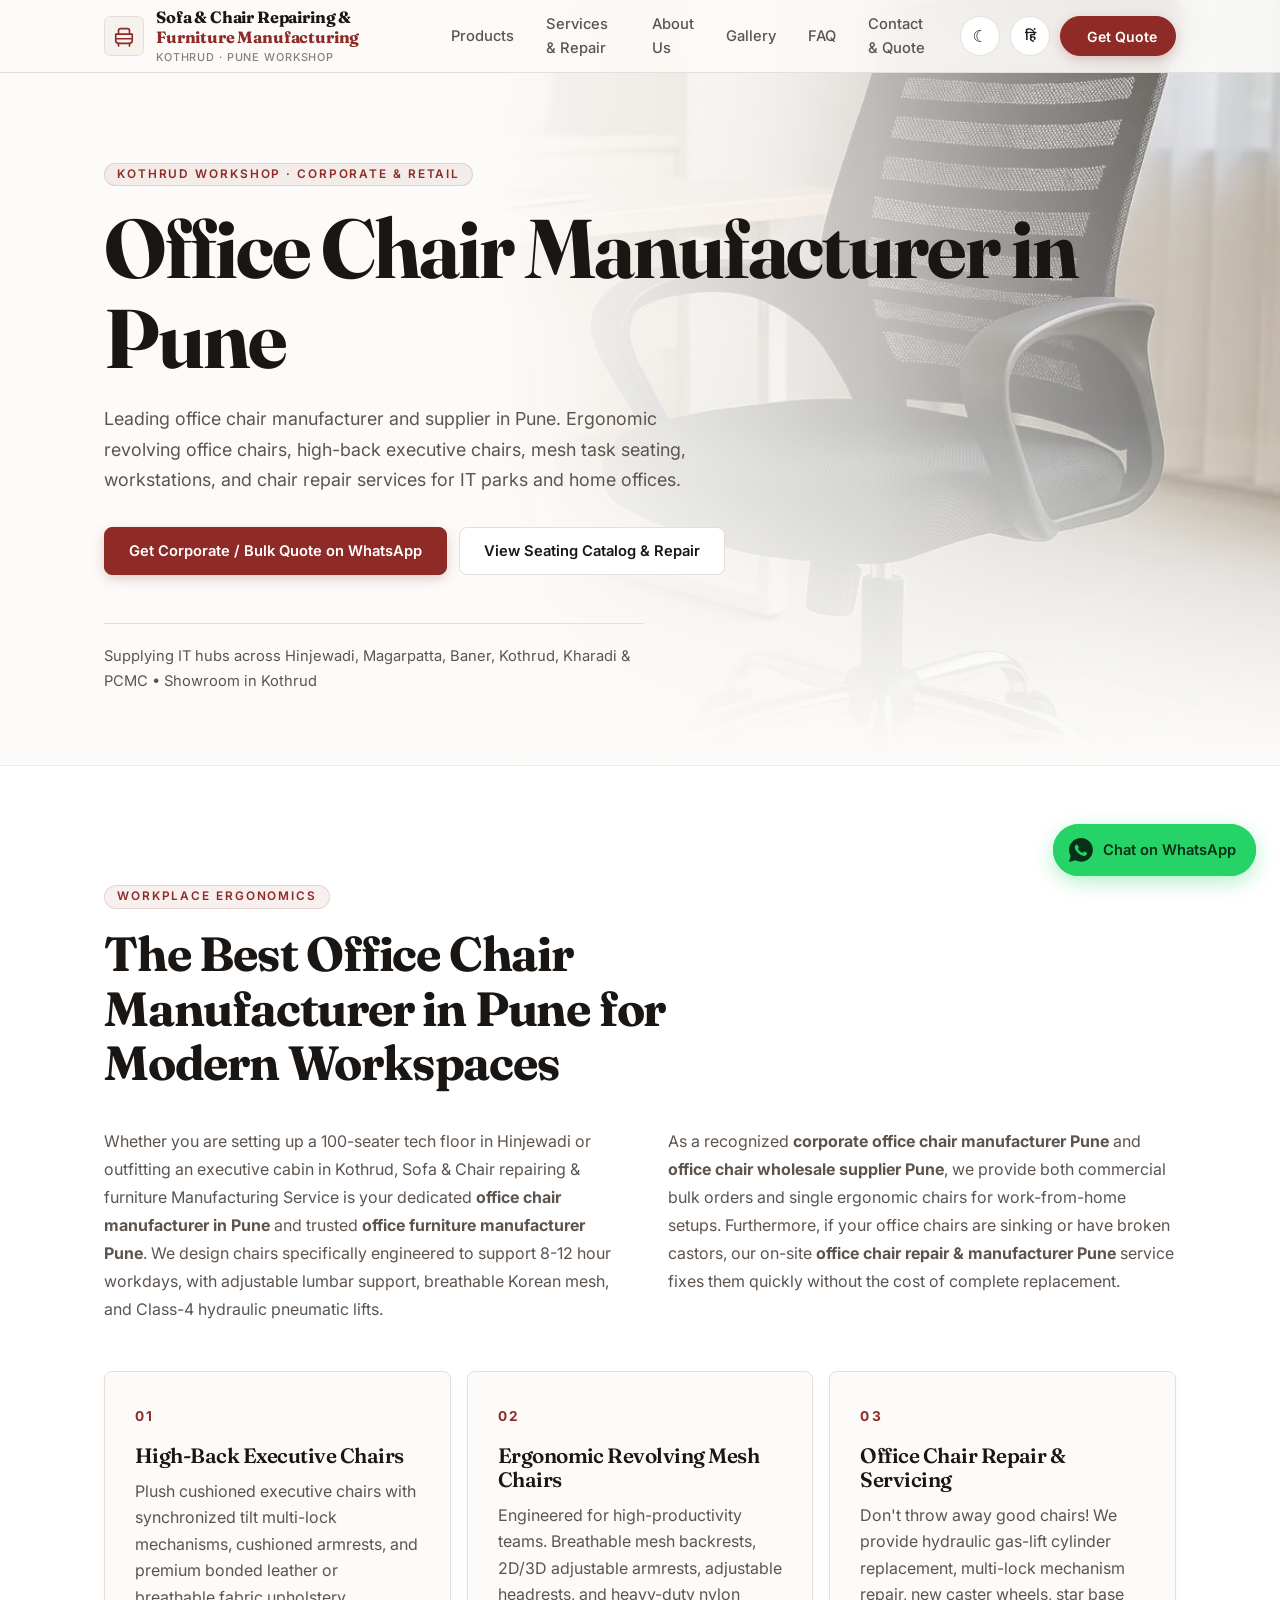
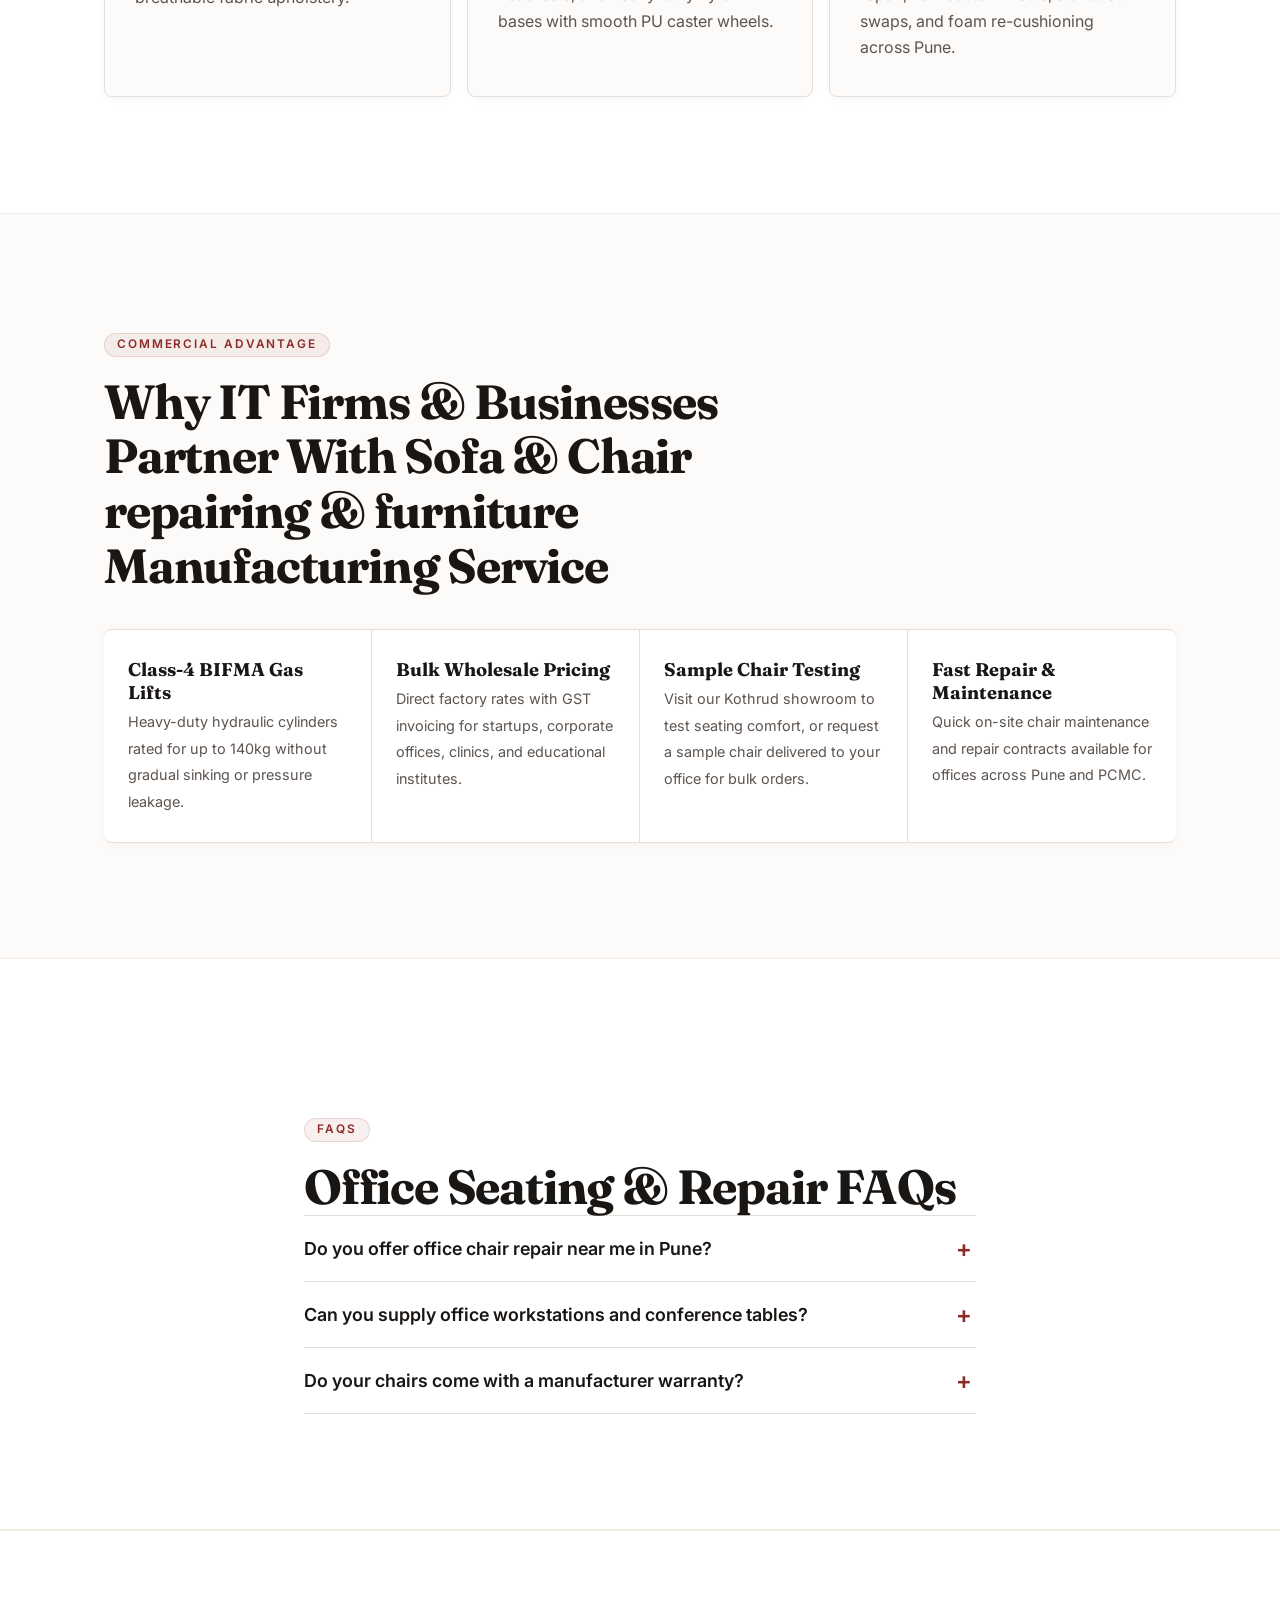
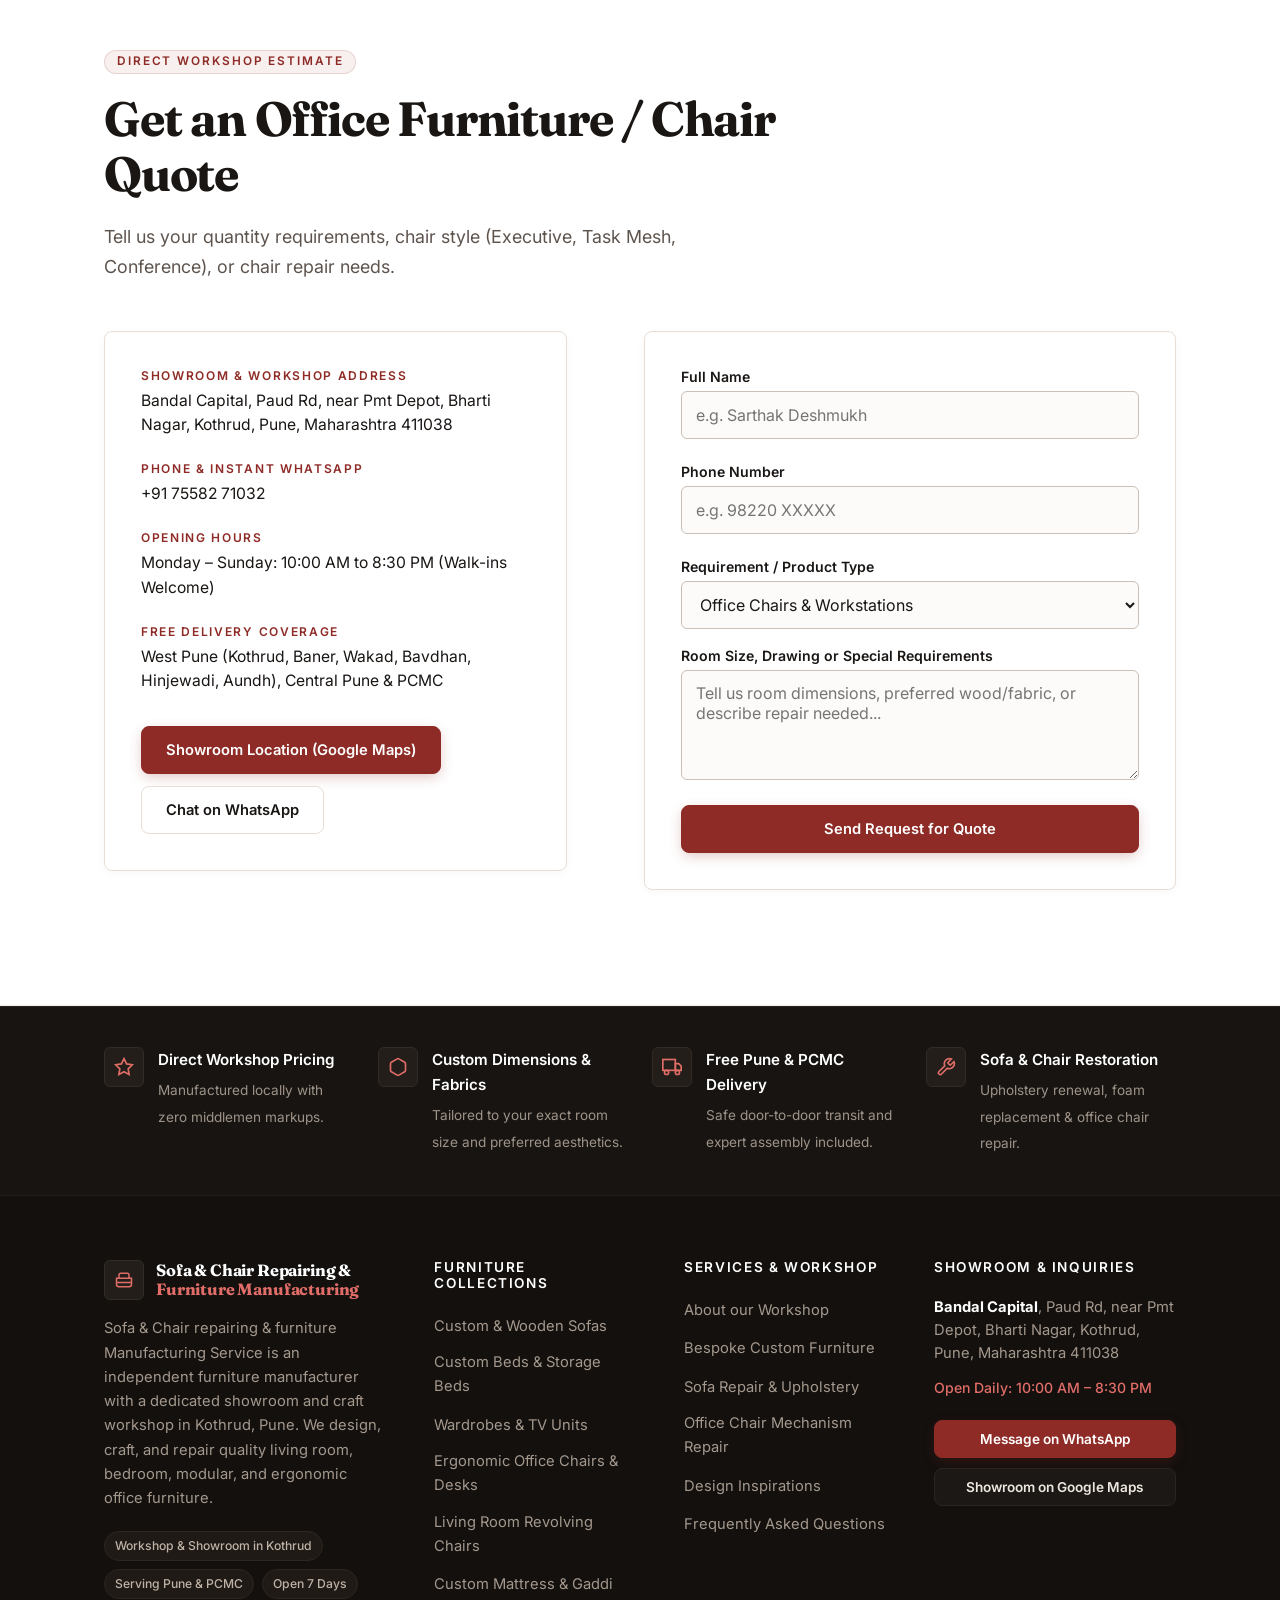
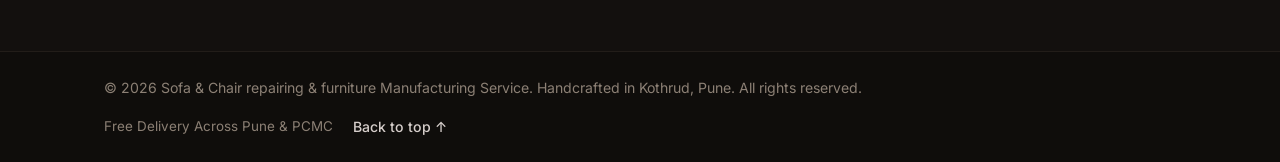
<file: public_html/office-furniture.html>
<!DOCTYPE html>
<html lang="en">
<head>
<meta charset="utf-8">
<script>try{var t=localStorage.getItem("pf_theme");if(t==="dark")document.documentElement.dataset.theme=t}catch(e){}</script>
<meta name="viewport" content="width=device-width, initial-scale=1, viewport-fit=cover">
<title>Office Chair Manufacturer in Pune | Office Furniture Manufacturer & Supplier Pune</title>
<meta name="description" content="Top office chair manufacturer in Pune & PCMC. Ergonomic executive chairs, revolving office chairs, office workstations & office chair repair in Kothrud, Pune.">
<meta name="keywords" content="Office Chair Manufacturer in Pune, Office Chair Manufacturer Pune, Office Chair Supplier in Pune, Office Furniture Manufacturer Pune, Office Chair Repair & Manufacturer Pune, Revolving Office Chair Manufacturer Pune, Ergonomic Office Chair Manufacturer Pune, Custom Office Chair Manufacturer Pune, Executive Office Chair Manufacturer Pune, Office Chair Repair Near Me Pune, Office Furniture Manufacturer Near Me, Best Office Chair Manufacturer in Pune, Office Chair Wholesale Supplier Pune, Corporate Office Chair Manufacturer Pune">
<link rel="canonical" href="https://www.example.com/office-furniture.html">
<!-- Open Graph / Facebook / WhatsApp -->
<meta property="og:type" content="website">
<meta property="og:site_name" content="Sofa &amp; Chair repairing &amp; furniture Manufacturing Service">
<meta property="og:title" content="Office Chair Manufacturer in Pune | Ergonomic Corporate Furniture & Repair">
<meta property="og:description" content="Leading office chair manufacturer and corporate furniture supplier in Pune. Ergonomic mesh chairs, executive workstations, and office chair repair service.">
<meta property="og:image" content="images/ergonomic-office-chair-manufacturer-pune.webp">
<meta property="og:image:alt" content="Office Chair Manufacturer in Pune | Ergonomic Corporate Furniture & Repair">
<meta property="og:locale" content="en_IN">
<!-- Twitter Card -->
<meta name="twitter:card" content="summary_large_image">
<meta name="twitter:title" content="Office Chair Manufacturer in Pune | Ergonomic Corporate Furniture & Repair">
<meta name="twitter:description" content="Leading office chair manufacturer and corporate furniture supplier in Pune. Ergonomic mesh chairs, executive workstations, and office chair repair service.">
<meta name="twitter:image" content="images/ergonomic-office-chair-manufacturer-pune.webp">
<link rel="preconnect" href="https://fonts.googleapis.com">
<link rel="preconnect" href="https://fonts.gstatic.com" crossorigin>
<link href="https://fonts.googleapis.com/css2?family=Fraunces:opsz,wght@9..144,500;9..144,700&family=Inter:wght@400;500;600;700&family=Noto+Sans+Devanagari:wght@400;600;700&display=swap" rel="stylesheet">
<link rel="stylesheet" href="styles.css">
<script type="application/ld+json">
{
  "@context": "https://schema.org",
  "@type": "Product",
  "name": "Ergonomic Revolving Office Chair",
  "image": "images/ergonomic-office-chair-manufacturer-pune.webp",
  "description": "Ergonomic executive office chairs and corporate furniture manufactured in Kothrud, Pune by Sofa & Chair repairing & furniture Manufacturing Service.",
  "brand": {
    "@type": "Brand",
    "name": "Sofa & Chair repairing & furniture Manufacturing Service"
  }
}
</script>
</head>
<body>
<header id="header">
 <div class="wrap header-wrap">
  <a href="index.html" class="logo" aria-label="Sofa &amp; Chair repairing &amp; furniture Manufacturing Service">
   <span class="logo-mark">
    <svg width="22" height="22" viewBox="0 0 24 24" fill="none" stroke="currentColor" stroke-width="1.8" stroke-linecap="round" stroke-linejoin="round">
     <path d="M3 10h18v7a3 3 0 0 1-3 3H6a3 3 0 0 1-3-3v-7z"></path>
     <path d="M6 10V6a2 2 0 0 1 2-2h8a2 2 0 0 1 2 2v4"></path>
     <line x1="3" y1="15" x2="21" y2="15"></line>
     <line x1="6" y1="20" x2="6" y2="23"></line>
     <line x1="18" y1="20" x2="18" y2="23"></line>
    </svg>
   </span>
   <div class="logo-text">
    <span class="brand-name">Sofa &amp; Chair Repairing &amp; <strong>Furniture Manufacturing</strong></span>
    <span class="brand-tagline" data-en="Kothrud · Pune Workshop" data-hi="कोथरूड · पुणे वर्कशॉप">Kothrud · Pune Workshop</span>
   </div>
  </a>
  <nav id="nav" aria-label="Main Navigation">
   <ul class="nav-links">
    <li><a href="index.html#products" class="nav-link" data-en="Products" data-hi="उत्पाद">Products</a></li>
    <li><a href="index.html#services" class="nav-link" data-en="Services & Repair" data-hi="सेवाएँ व रिपेयर">Services & Repair</a></li>
    <li><a href="about.html" class="nav-link" data-en="About Us" data-hi="हमारे बारे में">About Us</a></li>
    <li><a href="index.html#gallery" class="nav-link" data-en="Gallery" data-hi="गैलरी">Gallery</a></li>
    <li><a href="index.html#faq" class="nav-link" data-en="FAQ" data-hi="सवाल-जवाब">FAQ</a></li>
    <li><a href="#contact" class="nav-link" data-en="Contact & Quote" data-hi="संपर्क व कोट">Contact & Quote</a></li>
   </ul>
   <div class="mobile-nav-footer">
    <div class="mobile-contact-card">
     <span class="mob-card-label" data-en="Showroom & Workshop" data-hi="शोरूम व वर्कशॉप">Showroom & Workshop</span>
     <p class="mob-card-addr">Bandal Capital, Paud Rd, near PMT Depot, Kothrud, Pune</p>
     <div class="mob-card-btns">
      <a class="btn primary btn-sm" data-wa href="#contact" data-en="WhatsApp Quote" data-hi="व्हाट्सऐप कोट">WhatsApp Quote</a>
      <a class="btn ghost btn-sm" data-call href="#contact" data-en="Call Now" data-hi="कॉल करें">Call Now</a>
     </div>
    </div>
   </div>
  </nav>
  <div class="tools">
   <button class="theme-pill" id="theme" type="button" aria-label="Switch to dark mode" title="Toggle Theme">☾</button>
   <button class="lang-pill" id="lang" type="button" aria-label="Switch language to Hindi" title="Change Language">हिं</button>
   <a class="btn primary nav-cta" data-wa href="#contact" data-en="Get Quote" data-hi="कोट पाएँ">
    <svg class="cta-wa-icon" viewBox="0 0 24 24" aria-hidden="true"><path d="M12 0C5.4 0 .1 5.3.1 11.9c0 2.1.6 4.1 1.6 5.9L0 24l6.4-1.7a11.9 11.9 0 0 0 5.6 1.4c6.6 0 11.9-5.3 11.9-11.9C23.9 5.3 18.6 0 12 0zm5.6 16.6c-.2.7-1.4 1.3-1.9 1.3-.5.1-1.1.1-3.6-.9-3-1.2-4.9-4.3-5.1-4.5-.1-.2-1.2-1.6-1.2-3s.8-2.1 1-2.4c.3-.3.6-.3.8-.3h.6c.2 0 .4 0 .6.5l.9 2.2c.1.2.1.4 0 .5l-.4.6c-.2.2-.3.3-.1.6.2.3.8 1.3 1.7 2.1 1.1 1 2.1 1.3 2.4 1.5.3.1.5.1.6-.1l.9-1.1c.2-.3.4-.2.6-.1l2 1c.3.1.5.2.5.3.1.2.1.8-.1 1.5z"/></svg>
    <span>Get Quote</span>
   </a>
   <button class="burger" id="burger" type="button" aria-expanded="false" aria-controls="nav" aria-label="Toggle Navigation Menu">
    <span class="b-line b-top"></span>
    <span class="b-line b-mid"></span>
    <span class="b-line b-bot"></span>
   </button>
  </div>
 </div>
 <div class="nav-backdrop" id="navBackdrop"></div>
</header>

<main id="top">
<section class="hero" style="min-height:85svh;">
 <img class="hero-img" src="images/ergonomic-office-chair-manufacturer-pune.webp" alt="Office Chair Manufacturer in Pune - Ergonomic Executive & Revolving Office Chairs" width="800" height="600">
 <div class="hero-shade"></div>
 <div class="wrap">
  <span class="eyebrow" data-en="Kothrud Workshop · Corporate & Retail" data-hi="कोथरूड वर्कशॉप · कॉर्पोरेट व रिटेल">Kothrud Workshop · Corporate & Retail</span>
  <h1 data-en="Office Chair Manufacturer in Pune" data-hi="पुणे में ऑफिस चेयर निर्माता">Office Chair Manufacturer in Pune</h1>
  <p class="lead" data-en="Leading office chair manufacturer and supplier in Pune. Ergonomic revolving office chairs, high-back executive chairs, mesh task seating, workstations, and chair repair services for IT parks and home offices." data-hi="पुणे में अग्रणी ऑफिस चेयर निर्माता और सप्लायर। एर्गोनोमिक रिवॉल्विंग ऑफिस चेयर, वर्कस्टेशन और चेयर रिपेयर।">
   Leading office chair manufacturer and supplier in Pune. Ergonomic revolving office chairs, high-back executive chairs, mesh task seating, workstations, and chair repair services for IT parks and home offices.
  </p>
  <div class="row">
   <a class="btn primary" data-wa href="#contact" data-en="Get Corporate / Bulk Quote on WhatsApp" data-hi="व्हाट्सऐप पर बल्क कोट पाएँ">Get Corporate / Bulk Quote on WhatsApp</a>
   <a class="btn ghost" href="#chairs" data-en="View Seating Catalog & Repair" data-hi="चेयर कैटलॉग व रिपेयर देखें">View Seating Catalog & Repair</a>
  </div>
  <p class="addr">
   <span>Supplying IT hubs across Hinjewadi, Magarpatta, Baner, Kothrud, Kharadi & PCMC • Showroom in Kothrud</span>
  </p>
 </div>
</section>

<section id="chairs" class="band">
 <div class="wrap">
  <span class="eyebrow" data-en="Workplace Ergonomics" data-hi="ऑफिस एर्गोनॉमिक्स">Workplace Ergonomics</span>
  <h2>The Best Office Chair Manufacturer in Pune for Modern Workspaces</h2>
  <div class="seo rv in">
   <p>
    Whether you are setting up a 100-seater tech floor in Hinjewadi or outfitting an executive cabin in Kothrud, Sofa & Chair repairing & furniture Manufacturing Service is your dedicated <strong>office chair manufacturer in Pune</strong> and trusted <strong>office furniture manufacturer Pune</strong>. We design chairs specifically engineered to support 8-12 hour workdays, with adjustable lumbar support, breathable Korean mesh, and Class-4 hydraulic pneumatic lifts.
   </p>
   <p>
    As a recognized <strong>corporate office chair manufacturer Pune</strong> and <strong>office chair wholesale supplier Pune</strong>, we provide both commercial bulk orders and single ergonomic chairs for work-from-home setups. Furthermore, if your office chairs are sinking or have broken castors, our on-site <strong>office chair repair & manufacturer Pune</strong> service fixes them quickly without the cost of complete replacement.
   </p>
  </div>

  <div class="cols rv in" style="margin-top:40px;">
   <div>
    <span class="n">01</span>
    <h3>High-Back Executive Chairs</h3>
    <p>Plush cushioned executive chairs with synchronized tilt multi-lock mechanisms, cushioned armrests, and premium bonded leather or breathable fabric upholstery.</p>
   </div>
   <div>
    <span class="n">02</span>
    <h3>Ergonomic Revolving Mesh Chairs</h3>
    <p>Engineered for high-productivity teams. Breathable mesh backrests, 2D/3D adjustable armrests, adjustable headrests, and heavy-duty nylon bases with smooth PU caster wheels.</p>
   </div>
   <div>
    <span class="n">03</span>
    <h3>Office Chair Repair & Servicing</h3>
    <p>Don't throw away good chairs! We provide hydraulic gas-lift cylinder replacement, multi-lock mechanism repair, new caster wheels, star base swaps, and foam re-cushioning across Pune.</p>
   </div>
  </div>
 </div>
</section>

<section>
 <div class="wrap">
  <span class="eyebrow" data-en="Commercial Advantage" data-hi="कमर्शियल लाभ">Commercial Advantage</span>
  <h2>Why IT Firms & Businesses Partner With Sofa & Chair repairing & furniture Manufacturing Service</h2>
  <div class="facts" style="margin-top:36px;">
   <div>
    <b>Class-4 BIFMA Gas Lifts</b>
    <span>Heavy-duty hydraulic cylinders rated for up to 140kg without gradual sinking or pressure leakage.</span>
   </div>
   <div>
    <b>Bulk Wholesale Pricing</b>
    <span>Direct factory rates with GST invoicing for startups, corporate offices, clinics, and educational institutes.</span>
   </div>
   <div>
    <b>Sample Chair Testing</b>
    <span>Visit our Kothrud showroom to test seating comfort, or request a sample chair delivered to your office for bulk orders.</span>
   </div>
   <div>
    <b>Fast Repair & Maintenance</b>
    <span>Quick on-site chair maintenance and repair contracts available for offices across Pune and PCMC.</span>
   </div>
  </div>
 </div>
</section>

<section class="band">
 <div class="wrap faq">
  <span class="eyebrow">FAQs</span>
  <h2>Office Seating & Repair FAQs</h2>
  <details>
   <summary>Do you offer office chair repair near me in Pune?</summary>
   <p>Yes. If you search for <strong>office chair repair near me Pune</strong>, our technicians service chairs on-site or at our workshop: replacing faulty gas lifts, wheels, mechanisms, and broken armrests.</p>
  </details>
  <details>
   <summary>Can you supply office workstations and conference tables?</summary>
   <p>Yes. In addition to chairs, we manufacture 2-seater, 4-seater, and 6-seater modular workstations with aluminium raceways, privacy pin boards, and executive conference tables.</p>
  </details>
  <details>
   <summary>Do your chairs come with a manufacturer warranty?</summary>
   <p>Yes, our ergonomic chairs include a 1-year to 3-year warranty covering the hydraulic gas lift, base, and tilt mechanism.</p>
  </details>
 </div>
</section>

<section id="contact" class="band">
 <div class="wrap">
  <span class="eyebrow" data-en="Direct Workshop Estimate" data-hi="सीधा वर्कशॉप कोट">Direct Workshop Estimate</span>
  <h2 data-en="Get an Office Furniture / Chair Quote" data-hi="बताइए आपको क्या चाहिए - सीधा कोट पाएँ">Get an Office Furniture / Chair Quote</h2>
  <p class="lead" data-en="Tell us your quantity requirements, chair style (Executive, Task Mesh, Conference), or chair repair needs." data-hi="अपने कमरे का साइज़ या फ़ोटो भेजें। हम तुरंत कोट के साथ जवाब देते हैं।">Tell us your quantity requirements, chair style (Executive, Task Mesh, Conference), or chair repair needs.</p>
  <div class="cgrid">
   <dl class="info">
    <dt data-en="Showroom & Workshop Address" data-hi="शोरूम व वर्कशॉप पता">Showroom & Workshop Address</dt>
    <dd>Bandal Capital, Paud Rd, near Pmt Depot, Bharti Nagar, Kothrud, Pune, Maharashtra 411038</dd>
    <dt data-en="Phone & Instant WhatsApp" data-hi="फ़ोन और व्हाट्सऐप">Phone & Instant WhatsApp</dt>
    <dd id="phoneDd"><a href="tel:+917558271032">+91 75582 71032</a></dd>
    <dt data-en="Opening Hours" data-hi="खुलने का समय">Opening Hours</dt>
    <dd data-en="Monday – Sunday: 10:00 AM to 8:30 PM (Walk-ins Welcome)" data-hi="सोमवार – रविवार: सुबह 10:00 से रात 8:30 (शोरूम कभी भी आ सकते हैं)">Monday – Sunday: 10:00 AM to 8:30 PM (Walk-ins Welcome)</dd>
    <dt data-en="Free Delivery Coverage" data-hi="मुफ़्त डिलीवरी क्षेत्र">Free Delivery Coverage</dt>
    <dd data-en="West Pune (Kothrud, Baner, Wakad, Bavdhan, Hinjewadi, Aundh), Central Pune & PCMC" data-hi="वेस्ट पुणे (कोथरूड, बानेर, वाकड, बावधन, हिंजवडी, औंध), पूरा पुणे और PCMC">West Pune (Kothrud, Baner, Wakad, Bavdhan, Hinjewadi, Aundh), Central Pune & PCMC</dd>
    <div class="row">
     <a class="btn primary" data-dir target="_blank" rel="noopener" href="#" data-en="Showroom Location (Google Maps)" data-hi="शोरूम लोकेशन (गूगल मैप्स)">Showroom Location (Google Maps)</a>
     <a class="btn ghost" data-wa href="#contact" data-en="Chat on WhatsApp" data-hi="व्हाट्सऐप पर चैट करें">Chat on WhatsApp</a>
    </div>
   </dl>
   <form id="form" novalidate method="post" action="contact.php">
    <div style="position:absolute;left:-9999px" aria-hidden="true"><label>Website <input name="website" tabindex="-1" autocomplete="off"></label></div>
    <div><label for="name" data-en="Full Name" data-hi="पूरा नाम">Full Name</label><input id="name" name="name" autocomplete="name" required placeholder="e.g. Sarthak Deshmukh"><div class="err" id="e-name"></div></div>
    <div><label for="phone" data-en="Phone Number" data-hi="फ़ोन नंबर">Phone Number</label><input id="phone" name="phone" type="tel" inputmode="tel" autocomplete="tel" required placeholder="e.g. 98220 XXXXX"><div class="err" id="e-phone"></div></div>
    <div><label for="interest" data-en="Requirement / Product Type" data-hi="आवश्यकता / उत्पाद">Requirement / Product Type</label>
     <select id="interest" name="interest">
      <option selected>Office Chairs & Workstations</option>
      <option>Luxury Wooden Sofa</option>
      <option>Custom L-Shape Sofa</option>
      <option>Beds & Bedroom Furniture</option>
      <option>Custom Wardrobe & TV Unit</option>
      <option>Office Chairs & Workstations</option>
      <option>Living Room Revolving Chair</option>
      <option>Custom Mattress & Gaddi</option>
      <option>Sofa Repair & Foam Replacement</option>
      <option>Office Chair Hydraulic Repair</option>
      <option>Complete Home Furnishing</option>
     </select>
    </div>
    <div><label for="msg" data-en="Room Size, Drawing or Special Requirements" data-hi="कमरे का साइज़, डिज़ाइन या जानकारी">Room Size, Drawing or Special Requirements</label><textarea id="msg" name="msg" placeholder="Tell us room dimensions, preferred wood/fabric, or describe repair needed..."></textarea></div>
    <button class="btn primary" type="submit" data-en="Send Request for Quote" data-hi="कोट के लिए पूछताछ भेजें">Send Request for Quote</button>
    <div class="status" id="status" role="status"></div>
   </form>
  </div>
 </div>
</section>
</main>

<footer class="site-footer">
 <div class="footer-perks">
  <div class="wrap">
   <div class="perks-grid">
    <div class="perk-item">
     <div class="perk-icon">
      <svg width="20" height="20" viewBox="0 0 24 24" fill="none" stroke="currentColor" stroke-width="2"><path d="M12 2l3.09 6.26L22 9.27l-5 4.87 1.18 6.88L12 17.77l-6.18 3.25L7 14.14 2 9.27l6.91-1.01L12 2z"/></svg>
     </div>
     <div>
      <strong data-en="Direct Workshop Pricing" data-hi="डायरेक्ट वर्कशॉप कीमत">Direct Workshop Pricing</strong>
      <span data-en="Manufactured locally with zero middlemen markups." data-hi="स्थानीय स्तर पर निर्मित, बिना किसी बिचौलिये के।">Manufactured locally with zero middlemen markups.</span>
     </div>
    </div>
    <div class="perk-item">
     <div class="perk-icon">
      <svg width="20" height="20" viewBox="0 0 24 24" fill="none" stroke="currentColor" stroke-width="2"><path d="M21 16V8a2 2 0 0 0-1-1.73l-7-4a2 2 0 0 0-2 0l-7 4A2 2 0 0 0 3 8v8a2 2 0 0 0 1 1.73l7 4a2 2 0 0 0 2 0l7-4A2 2 0 0 0 21 16z"/></svg>
     </div>
     <div>
      <strong data-en="Custom Dimensions & Fabrics" data-hi="मनचाहा साइज़ और कपड़ा">Custom Dimensions & Fabrics</strong>
      <span data-en="Tailored to your exact room size and preferred aesthetics." data-hi="आपके कमरे के सटीक साइज़ और पसंद के अनुसार।">Tailored to your exact room size and preferred aesthetics.</span>
     </div>
    </div>
    <div class="perk-item">
     <div class="perk-icon">
      <svg width="20" height="20" viewBox="0 0 24 24" fill="none" stroke="currentColor" stroke-width="2"><rect x="1" y="3" width="15" height="13"></rect><polygon points="16 8 20 8 23 11 23 16 16 16 16 8"></polygon><circle cx="5.5" cy="18.5" r="2.5"></circle><circle cx="18.5" cy="18.5" r="2.5"></circle></svg>
     </div>
     <div>
      <strong data-en="Free Pune & PCMC Delivery" data-hi="पुणे और PCMC में मुफ़्त डिलीवरी">Free Pune & PCMC Delivery</strong>
      <span data-en="Safe door-to-door transit and expert assembly included." data-hi="सुरक्षित डिलीवरी और पेशेवर असेंबली शामिल।">Safe door-to-door transit and expert assembly included.</span>
     </div>
    </div>
    <div class="perk-item">
     <div class="perk-icon">
      <svg width="20" height="20" viewBox="0 0 24 24" fill="none" stroke="currentColor" stroke-width="2"><path d="M14.7 6.3a1 1 0 0 0 0 1.4l1.6 1.6a1 1 0 0 0 1.4 0l3.77-3.77a6 6 0 0 1-7.94 7.94l-6.91 6.91a2.12 2.12 0 0 1-3-3l6.91-6.91a6 6 0 0 1 7.94-7.94l-3.76 3.76z"/></svg>
     </div>
     <div>
      <strong data-en="Sofa & Chair Restoration" data-hi="सोफा व कुर्सी मरम्मत">Sofa & Chair Restoration</strong>
      <span data-en="Upholstery renewal, foam replacement & office chair repair." data-hi="अपहोल्स्ट्री रिपेयर, फ़ोम बदलना और चेयर रिपेयर।">Upholstery renewal, foam replacement & office chair repair.</span>
     </div>
    </div>
   </div>
  </div>
 </div>

 <div class="footer-main">
  <div class="wrap footer-grid">
   <div class="footer-col col-brand">
    <a href="index.html" class="logo footer-logo">
     <span class="logo-mark">
      <svg width="20" height="20" viewBox="0 0 24 24" fill="none" stroke="currentColor" stroke-width="1.8"><path d="M3 10h18v7a3 3 0 0 1-3 3H6a3 3 0 0 1-3-3v-7z"/><path d="M6 10V6a2 2 0 0 1 2-2h8a2 2 0 0 1 2 2v4"/><line x1="3" y1="15" x2="21" y2="15"/></svg>
     </span>
     <span class="brand-name">Sofa &amp; Chair Repairing &amp; <strong>Furniture Manufacturing</strong></span>
    </a>
    <p class="footer-bio" data-en="Sofa & Chair repairing & furniture Manufacturing Service is an independent furniture manufacturer with a dedicated showroom and craft workshop in Kothrud, Pune. We design, craft, and repair quality living room, bedroom, modular, and ergonomic office furniture." data-hi="Sofa & Chair repairing & furniture Manufacturing Service कोथरूड, पुणे में एक स्वतंत्र फर्नीचर निर्माता है जहाँ शोरूम और वर्कशॉप दोनों उपलब्ध हैं। हम लिविंग रूम, बेडरूम, मॉड्यूलर और ऑफिस फर्नीचर बनाते और रिपेयर करते हैं।">
     Sofa & Chair repairing & furniture Manufacturing Service is an independent furniture manufacturer with a dedicated showroom and craft workshop in Kothrud, Pune. We design, craft, and repair quality living room, bedroom, modular, and ergonomic office furniture.
    </p>
    <div class="footer-badges">
     <span class="f-badge" data-en="Workshop & Showroom in Kothrud" data-hi="कोथरूड में वर्कशॉप व शोरूम">Workshop & Showroom in Kothrud</span>
     <span class="f-badge" data-en="Serving Pune & PCMC" data-hi="पुणे और PCMC में सेवा">Serving Pune & PCMC</span>
     <span class="f-badge" data-en="Open 7 Days" data-hi="सातों दिन खुला">Open 7 Days</span>
    </div>
   </div>

   <div class="footer-col">
    <h4 class="footer-heading" data-en="Furniture Collections" data-hi="फर्नीचर संग्रह">Furniture Collections</h4>
    <ul class="footer-links">
     <li><a href="sofas.html" data-en="Custom & Wooden Sofas" data-hi="कस्टम और लकड़ी के सोफा">Custom & Wooden Sofas</a></li>
     <li><a href="beds.html" data-en="Custom Beds & Storage Beds" data-hi="कस्टम बेड और स्टोरेज बेड">Custom Beds & Storage Beds</a></li>
     <li><a href="wardrobes-modular.html" data-en="Wardrobes & TV Units" data-hi="वॉर्डरोब और टीवी यूनिट">Wardrobes & TV Units</a></li>
     <li><a href="office-furniture.html" data-en="Ergonomic Office Chairs & Desks" data-hi="ऑफिस चेयर और वर्कस्टेशन">Ergonomic Office Chairs & Desks</a></li>
     <li><a href="revolving-chairs.html" data-en="Living Room Revolving Chairs" data-hi="लिविंग रूम रिवॉल्विंग चेयर">Living Room Revolving Chairs</a></li>
     <li><a href="mattress.html" data-en="Custom Mattress & Gaddi" data-hi="कस्टम गद्दे और सोफा गद्दी">Custom Mattress & Gaddi</a></li>
    </ul>
   </div>

   <div class="footer-col">
    <h4 class="footer-heading" data-en="Services & Workshop" data-hi="सेवाएँ व वर्कशॉप">Services & Workshop</h4>
    <ul class="footer-links">
     <li><a href="about.html" data-en="About our Workshop" data-hi="हमारी वर्कशॉप के बारे में">About our Workshop</a></li>
     <li><a href="index.html#services" data-en="Bespoke Custom Furniture" data-hi="कस्टम फर्नीचर निर्माण">Bespoke Custom Furniture</a></li>
     <li><a href="sofas.html#repair" data-en="Sofa Repair & Upholstery" data-hi="सोफा रिपेयर व अपहोल्स्ट्री">Sofa Repair & Upholstery</a></li>
     <li><a href="office-furniture.html#repair" data-en="Office Chair Mechanism Repair" data-hi="ऑफिस चेयर रिपेयर">Office Chair Mechanism Repair</a></li>
     <li><a href="index.html#gallery" data-en="Design Inspirations" data-hi="डिज़ाइन प्रेरणाएँ">Design Inspirations</a></li>
     <li><a href="index.html#faq" data-en="Frequently Asked Questions" data-hi="अक्सर पूछे जाने वाले सवाल">Frequently Asked Questions</a></li>
    </ul>
   </div>

   <div class="footer-col col-contact">
    <h4 class="footer-heading" data-en="Showroom & Inquiries" data-hi="शोरूम और पूछताछ">Showroom & Inquiries</h4>
    <div class="footer-contact-block">
     <p class="f-addr">
      <strong>Bandal Capital</strong>, Paud Rd, near Pmt Depot, Bharti Nagar, Kothrud, Pune, Maharashtra 411038
     </p>
     <p class="f-hours" data-en="Open Daily: 10:00 AM – 8:30 PM" data-hi="प्रतिदिन खुला: 10:00 AM – 8:30 PM">Open Daily: 10:00 AM – 8:30 PM</p>
     <div class="f-contact-actions">
      <a class="btn primary btn-sm w-100" data-wa href="#contact" data-en="Message on WhatsApp" data-hi="व्हाट्सऐप पर मैसेज करें">Message on WhatsApp</a>
      <a class="btn ghost btn-sm w-100" data-dir target="_blank" rel="noopener" href="#" data-en="Showroom on Google Maps" data-hi="गूगल मैप्स पर देखें">Showroom on Google Maps</a>
     </div>
    </div>
   </div>
  </div>
 </div>

 <div class="footer-bottom">
  <div class="wrap f-bottom-wrap">
   <p class="f-copy">© <span id="yr"></span> Sofa &amp; Chair repairing &amp; furniture Manufacturing Service. <span data-en="Handcrafted in Kothrud, Pune. All rights reserved." data-hi="कोथरूड, पुणे में निर्मित। सर्वाधिकार सुरक्षित।">Handcrafted in Kothrud, Pune. All rights reserved.</span></p>
   <div class="f-bottom-right">
    <span class="f-note" data-en="Free Delivery Across Pune & PCMC" data-hi="पुणे और PCMC में मुफ़्त डिलीवरी">Free Delivery Across Pune & PCMC</span>
    <a href="#top" class="back-to-top" aria-label="Back to top" data-en="Back to top ↑" data-hi="ऊपर जाएँ ↑">Back to top ↑</a>
   </div>
  </div>
 </div>
</footer>
<a class="wafab" data-wa href="#contact" aria-label="Chat on WhatsApp"><svg viewBox="0 0 24 24" aria-hidden="true"><path d="M12 0C5.4 0 .1 5.3.1 11.9c0 2.1.6 4.1 1.6 5.9L0 24l6.4-1.7a11.9 11.9 0 0 0 5.6 1.4c6.6 0 11.9-5.3 11.9-11.9C23.9 5.3 18.6 0 12 0zm5.6 16.6c-.2.7-1.4 1.3-1.9 1.3-.5.1-1.1.1-3.6-.9-3-1.2-4.9-4.3-5.1-4.5-.1-.2-1.2-1.6-1.2-3s.8-2.1 1-2.4c.3-.3.6-.3.8-.3h.6c.2 0 .4 0 .6.5l.9 2.2c.1.2.1.4 0 .5l-.4.6c-.2.2-.3.3-.1.6.2.3.8 1.3 1.7 2.1 1.1 1 2.1 1.3 2.4 1.5.3.1.5.1.6-.1l.9-1.1c.2-.3.4-.2.6-.1l2 1c.3.1.5.2.5.3.1.2.1.8-.1 1.5z"/></svg><span data-en="Chat on WhatsApp" data-hi="व्हाट्सऐप पर चैट करें">Chat on WhatsApp</span></a>
<div class="bar">
 <a class="btn" data-call href="#contact" data-en="Call Showroom" data-hi="कॉल करें">Call Showroom</a>
 <a class="btn primary" data-wa href="#contact" data-en="WhatsApp Quote" data-hi="व्हाट्सऐप">WhatsApp Quote</a>
</div>

<script src="config.js"></script>
<script>
const $=s=>document.querySelector(s),$$=s=>[...document.querySelectorAll(s)];
let lang="en";
function applyTheme(t,save){document.documentElement.dataset.theme=t;const b=$("#theme");if(b){b.textContent=t==="dark"?"☀":"☾";b.setAttribute("aria-label",t==="dark"?"Switch to light mode":"Switch to dark mode")};if(save)try{localStorage.setItem("pf_theme",t)}catch(e){}}
if($("#theme"))$("#theme").onclick=()=>applyTheme(document.documentElement.dataset.theme==="dark"?"light":"dark",true);
applyTheme(document.documentElement.dataset.theme==="dark"?"dark":"light",false);

const T={en:{wa:"Hi Sofa & Chair Repairing & Furniture Manufacturing Service, I would like a quote.",ok:"Thank you. We will get back to you.",np:"This form is not connected yet, so nothing was sent. Please visit showroom or message on WhatsApp.",rn:"Please enter your name.",rp:"Please enter a valid phone number."},
hi:{wa:"नमस्ते Sofa & Chair Repairing & Furniture Manufacturing Service, मुझे कोट चाहिए।",ok:"धन्यवाद। हम आपसे संपर्क करेंगे।",np:"यह फ़ॉर्म अभी जुड़ा नहीं है। कृपया शोरूम आएँ या व्हाट्सऐप करें।",rn:"कृपया अपना नाम लिखें।",rp:"कृपया सही फ़ोन नंबर लिखें।"}};

function links(){
  const msg=encodeURIComponent(T[lang].wa);
  $$("[data-wa]").forEach(a=>{a.href=CONFIG.phone?`https://wa.me/${CONFIG.phone}?text=${msg}`:"#contact";if(CONFIG.phone){a.target="_blank";a.rel="noopener"}});
  $$("[data-call]").forEach(a=>a.href=CONFIG.phone?`tel:+${CONFIG.phone}`:"#contact");
  $$("[data-dir]").forEach(a=>{if(a.target==="_blank"){a.href="https://www.google.com/maps/search/?api=1&query="+encodeURIComponent(CONFIG.address)}else{a.href="#contact"}});
  if(CONFIG.phone&&$("#phoneDd")){$("#phoneDd").innerHTML=`<a href="tel:+${CONFIG.phone}">${CONFIG.phoneDisplay||"+"+CONFIG.phone}</a>`}
}
function setLang(l){
  lang=l;document.documentElement.lang=l;try{localStorage.setItem("pf_lang",l)}catch(e){}
  $$("[data-en]").forEach(e=>{if(e.dataset[l])e.innerHTML=e.dataset[l]});
  if($("#lang")){$("#lang").textContent=l==="en"?"हिं":"EN";$("#lang").setAttribute("aria-label",l==="en"?"Switch language to Hindi":"Switch language to English")}
  links();
}
if($("#lang"))$("#lang").onclick=()=>setLang(lang==="en"?"hi":"en");

const nav=$("#nav"),bg=$("#burger"),nb=$("#navBackdrop");
function closeNav(){if(nav)nav.classList.remove("open");if(bg)bg.setAttribute("aria-expanded","false");if(nb)nb.classList.remove("open")}
function openNav(){if(nav)nav.classList.add("open");if(bg)bg.setAttribute("aria-expanded","true");if(nb)nb.classList.add("open")}
if(bg)bg.onclick=()=>{nav.classList.contains("open")?closeNav():openNav()};
if(nb)nb.onclick=closeNav;
$$("nav a").forEach(a=>a.onclick=closeNav);
document.addEventListener("keydown",e=>{if(e.key==="Escape")closeNav()});
window.addEventListener("resize",()=>{if(window.innerWidth>960)closeNav()});

const form=$("#form");
if(form){
  form.addEventListener("submit",async e=>{
    e.preventDefault();
    const n=$("#name"),p=$("#phone"),st=$("#status");
    const okN=n.value.trim().length>1,okP=/^[+\d][\d\s-]{8,14}$/.test(p.value.trim());
    $("#e-name").textContent=okN?"":T[lang].rn;n.setAttribute("aria-invalid",!okN);
    $("#e-phone").textContent=okP?"":T[lang].rp;p.setAttribute("aria-invalid",!okP);
    if(!okN||!okP){(okN?p:n).focus();return}
    st.classList.add("show");
    if(!CONFIG.formEndpoint){st.textContent=T[lang].np;return}
    try{
      const r=await fetch(CONFIG.formEndpoint,{method:"POST",body:new FormData(e.target)});
      if(!r.ok)throw 0;
      st.textContent=T[lang].ok;
      e.target.reset();
    }catch{
      st.textContent=lang==="en"?"Could not send. Please message on WhatsApp or call us.":"भेजा नहीं जा सका। कृपया व्हाट्सऐप या कॉल करें।";
    }
  });
}
if($("#yr"))$("#yr").textContent=new Date().getFullYear();
if("IntersectionObserver" in window){const io=new IntersectionObserver(es=>es.forEach(x=>{if(x.isIntersecting){x.target.classList.add("in");io.unobserve(x.target)}}),{threshold:.12});$$(".rv").forEach(r=>io.observe(r))}else $$(".rv").forEach(r=>r.classList.add("in"));
try{if(localStorage.getItem("pf_lang")==="hi")setLang("hi")}catch(e){}
links();
</script>
</body>
</html>
</file>
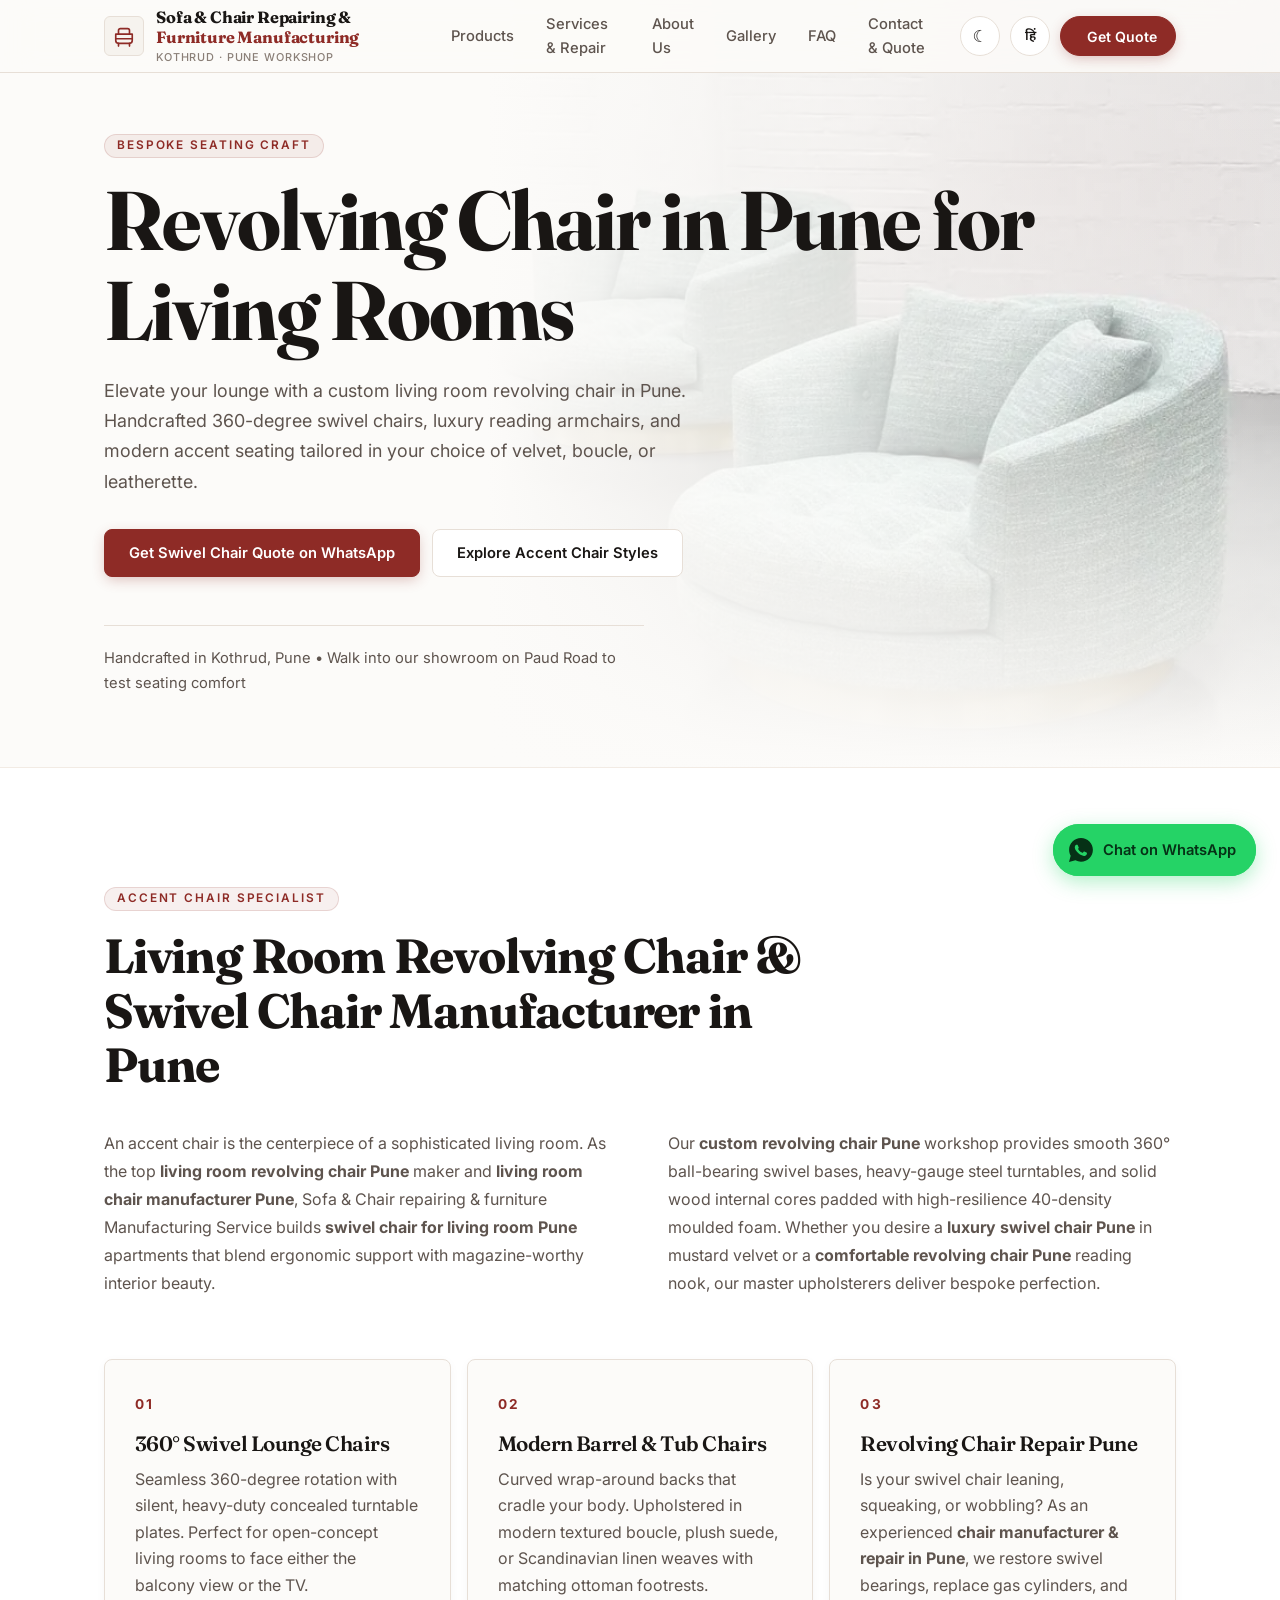
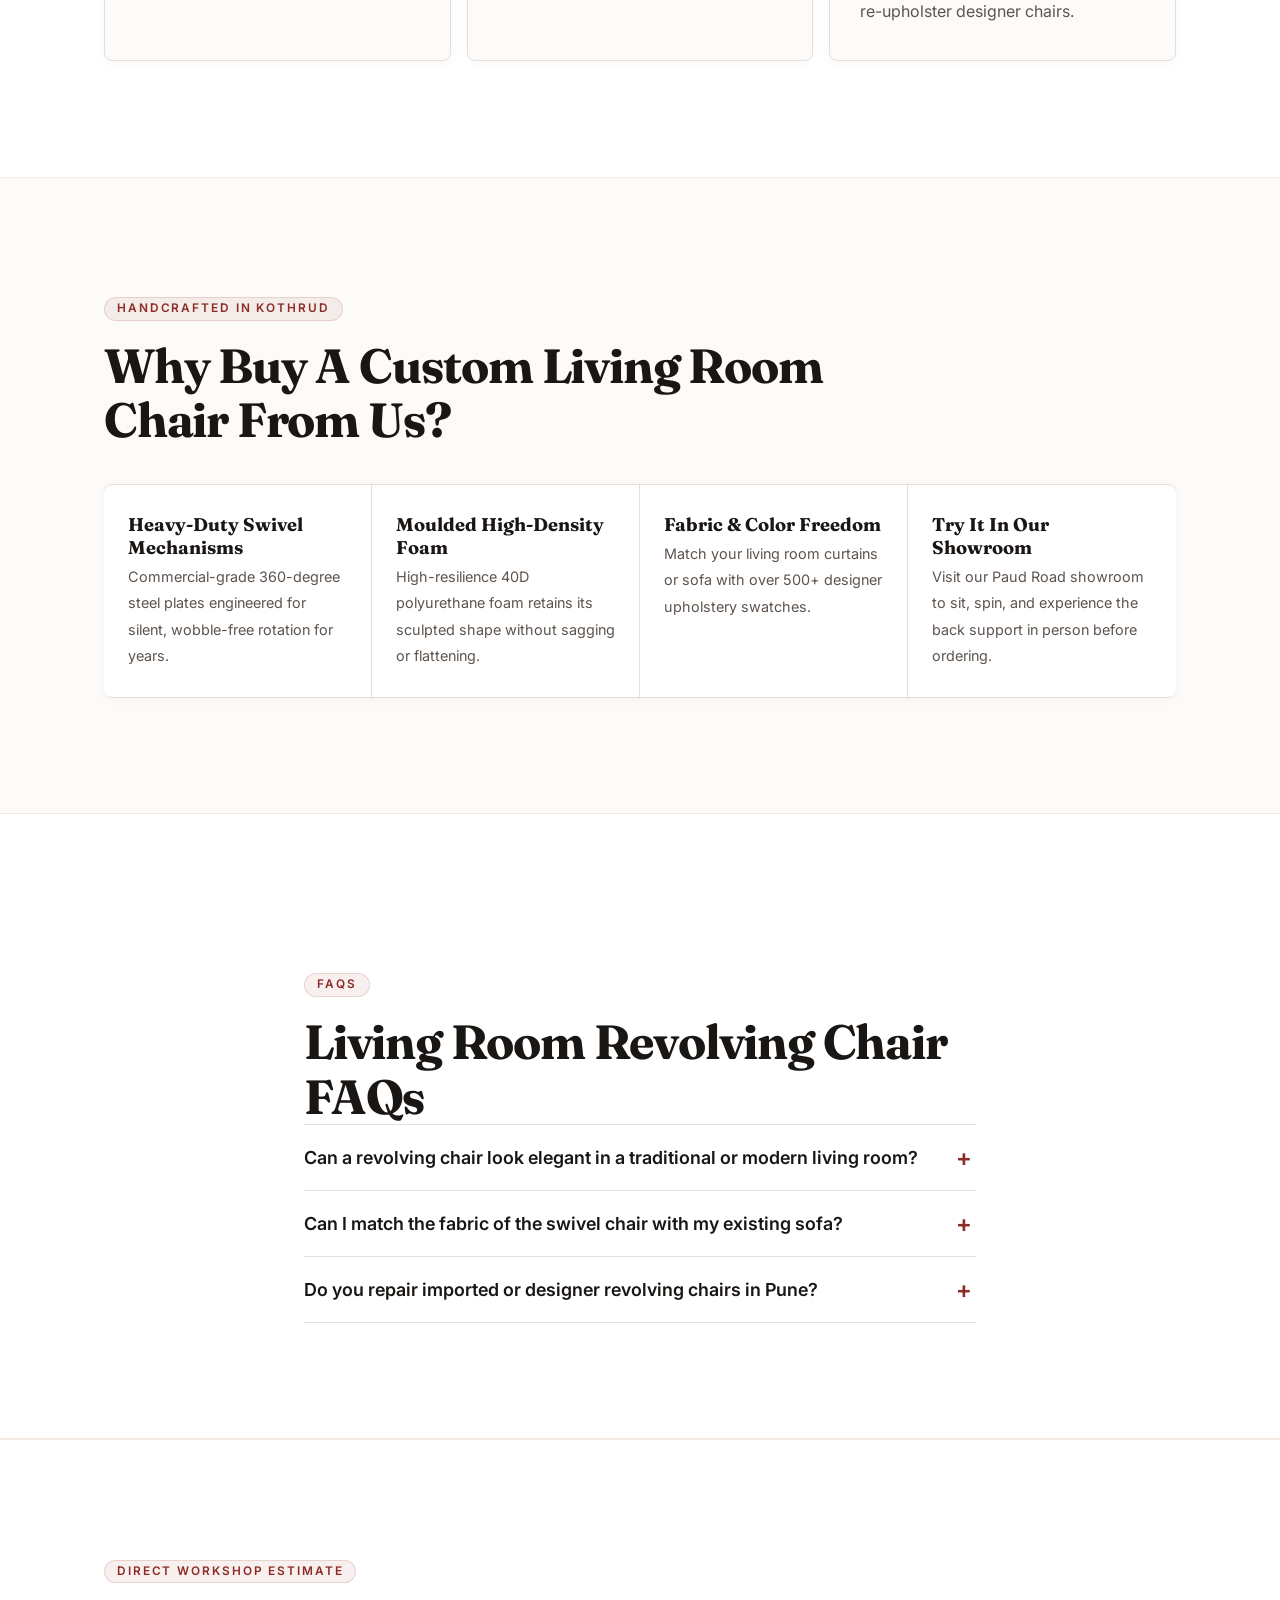
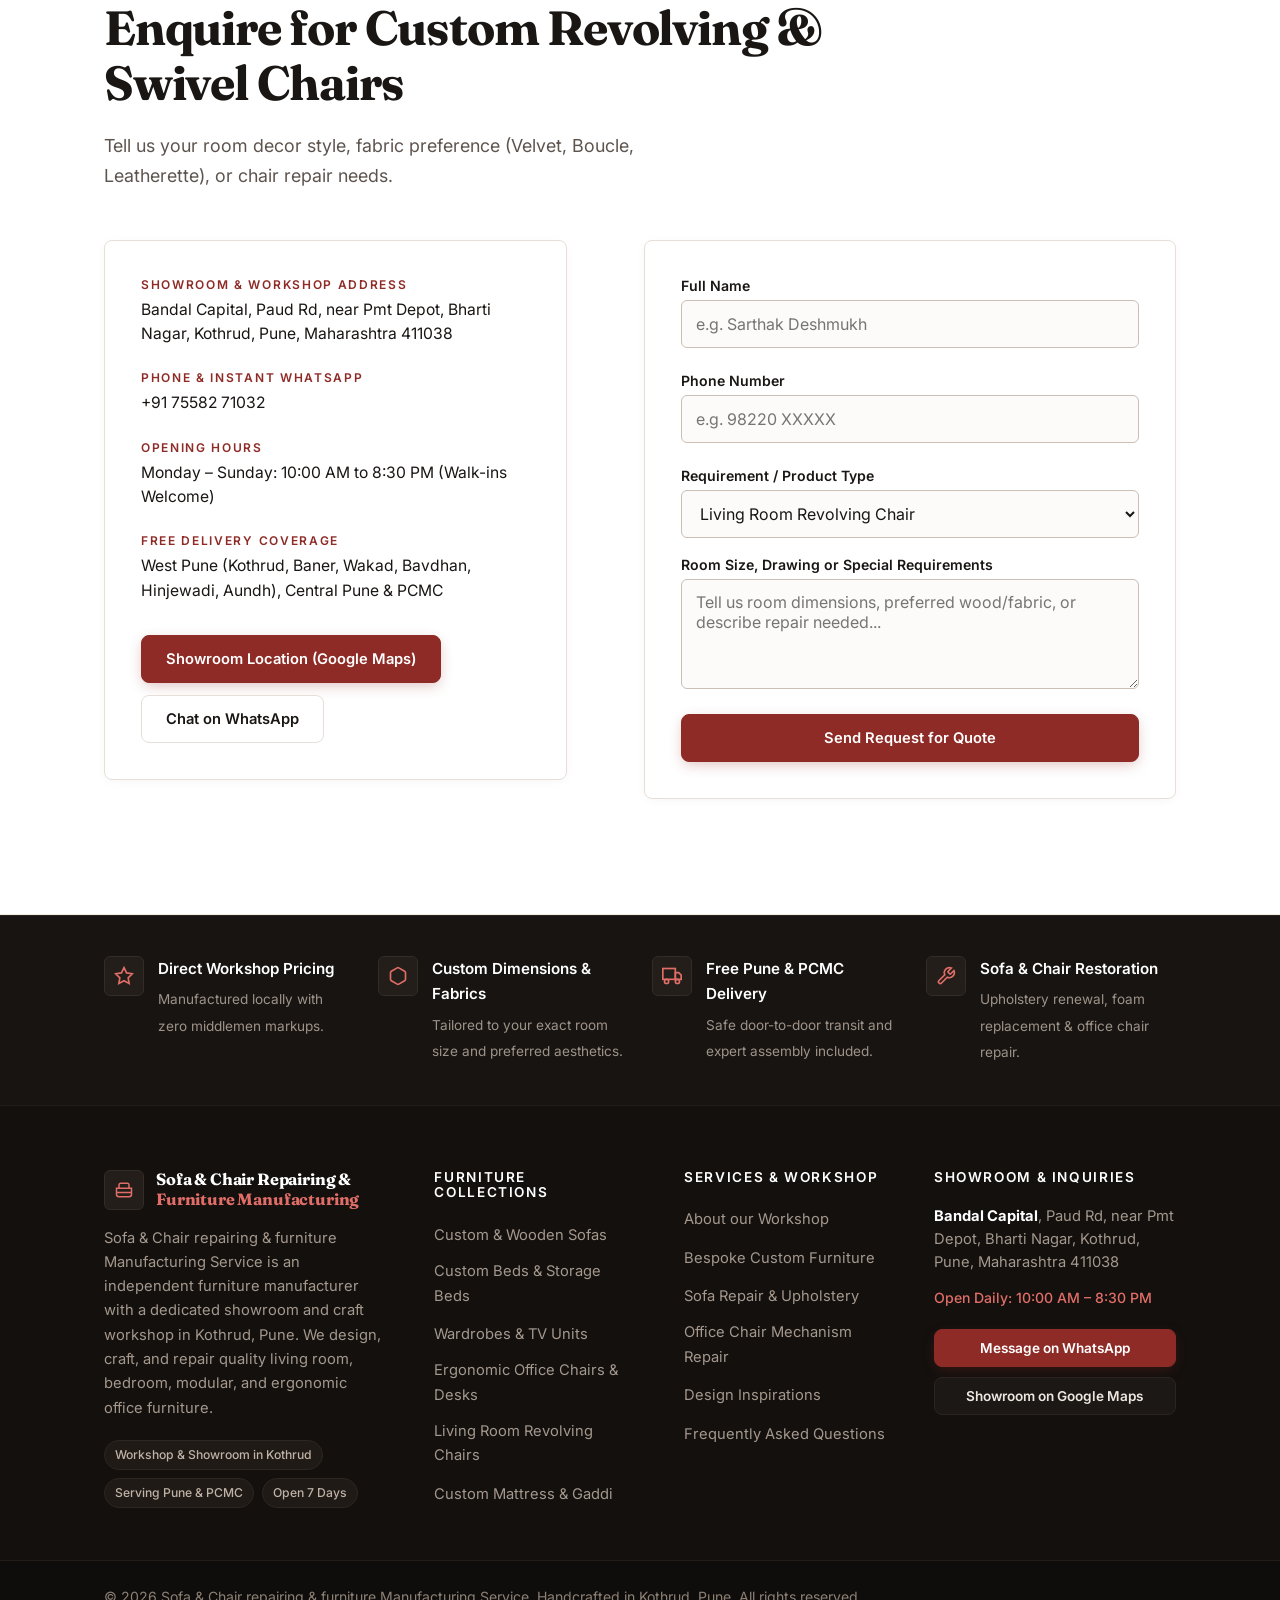
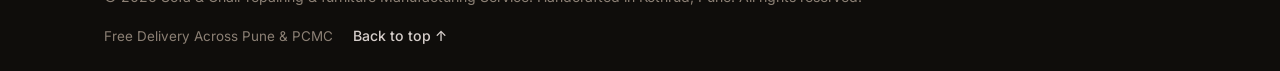
<file: public_html/revolving-chairs.html>
<!DOCTYPE html>
<html lang="en">
<head>
<meta charset="utf-8">
<script>try{var t=localStorage.getItem("pf_theme");if(t==="dark")document.documentElement.dataset.theme=t}catch(e){}</script>
<meta name="viewport" content="width=device-width, initial-scale=1, viewport-fit=cover">
<title>Revolving Chair in Pune | Living Room Revolving Chair & Swivel Chair Pune</title>
<meta name="description" content="Custom revolving chair in Pune & living room swivel chair manufacturer. Luxury swivel chairs, modern accent chairs & revolving chair repair in Kothrud, Pune.">
<meta name="keywords" content="Revolving Chair in Pune, Living Room Revolving Chair Pune, Swivel Chair for Living Room Pune, Living Room Chair Manufacturer Pune, Custom Revolving Chair Pune, Modern Living Room Chair Pune, Luxury Swivel Chair Pune, Comfortable Revolving Chair Pune, Custom Chair Manufacturer Pune, Chair Manufacturer & Repair in Pune, Revolving Chair Repair Pune, Chair Repair Near Me Pune, Furniture Manufacturer Pune, Living Room Furniture Manufacturer Pune, Custom Furniture & Chair Manufacturer Pune">
<link rel="canonical" href="https://www.example.com/revolving-chairs.html">
<!-- Open Graph / Facebook / WhatsApp -->
<meta property="og:type" content="website">
<meta property="og:site_name" content="Sofa &amp; Chair repairing &amp; furniture Manufacturing Service">
<meta property="og:title" content="Revolving Chair in Pune | Living Room Swivel Chairs & Accent Chair Repair">
<meta property="og:description" content="Custom revolving chairs and living room swivel chairs in Pune. Modern accent chairs, 360-degree swivel mechanism, luxury fabrics & chair repair.">
<meta property="og:image" content="images/living-room-revolving-swivel-chair-pune.webp">
<meta property="og:image:alt" content="Revolving Chair in Pune | Living Room Swivel Chairs & Accent Chair Repair">
<meta property="og:locale" content="en_IN">
<!-- Twitter Card -->
<meta name="twitter:card" content="summary_large_image">
<meta name="twitter:title" content="Revolving Chair in Pune | Living Room Swivel Chairs & Accent Chair Repair">
<meta name="twitter:description" content="Custom revolving chairs and living room swivel chairs in Pune. Modern accent chairs, 360-degree swivel mechanism, luxury fabrics & chair repair.">
<meta name="twitter:image" content="images/living-room-revolving-swivel-chair-pune.webp">
<link rel="preconnect" href="https://fonts.googleapis.com">
<link rel="preconnect" href="https://fonts.gstatic.com" crossorigin>
<link href="https://fonts.googleapis.com/css2?family=Fraunces:opsz,wght@9..144,500;9..144,700&family=Inter:wght@400;500;600;700&family=Noto+Sans+Devanagari:wght@400;600;700&display=swap" rel="stylesheet">
<link rel="stylesheet" href="styles.css">
<script type="application/ld+json">
{
  "@context": "https://schema.org",
  "@type": "Product",
  "name": "Luxury Living Room Swivel & Revolving Chair",
  "image": "images/living-room-revolving-swivel-chair-pune.webp",
  "description": "Custom modern swivel chairs and living room revolving accent chairs handcrafted by Sofa & Chair repairing & furniture Manufacturing Service.",
  "brand": {
    "@type": "Brand",
    "name": "Sofa & Chair repairing & furniture Manufacturing Service"
  }
}
</script>
</head>
<body>
<header id="header">
 <div class="wrap header-wrap">
  <a href="index.html" class="logo" aria-label="Sofa &amp; Chair repairing &amp; furniture Manufacturing Service">
   <span class="logo-mark">
    <svg width="22" height="22" viewBox="0 0 24 24" fill="none" stroke="currentColor" stroke-width="1.8" stroke-linecap="round" stroke-linejoin="round">
     <path d="M3 10h18v7a3 3 0 0 1-3 3H6a3 3 0 0 1-3-3v-7z"></path>
     <path d="M6 10V6a2 2 0 0 1 2-2h8a2 2 0 0 1 2 2v4"></path>
     <line x1="3" y1="15" x2="21" y2="15"></line>
     <line x1="6" y1="20" x2="6" y2="23"></line>
     <line x1="18" y1="20" x2="18" y2="23"></line>
    </svg>
   </span>
   <div class="logo-text">
    <span class="brand-name">Sofa &amp; Chair Repairing &amp; <strong>Furniture Manufacturing</strong></span>
    <span class="brand-tagline" data-en="Kothrud · Pune Workshop" data-hi="कोथरूड · पुणे वर्कशॉप">Kothrud · Pune Workshop</span>
   </div>
  </a>
  <nav id="nav" aria-label="Main Navigation">
   <ul class="nav-links">
    <li><a href="index.html#products" class="nav-link" data-en="Products" data-hi="उत्पाद">Products</a></li>
    <li><a href="index.html#services" class="nav-link" data-en="Services & Repair" data-hi="सेवाएँ व रिपेयर">Services & Repair</a></li>
    <li><a href="about.html" class="nav-link" data-en="About Us" data-hi="हमारे बारे में">About Us</a></li>
    <li><a href="index.html#gallery" class="nav-link" data-en="Gallery" data-hi="गैलरी">Gallery</a></li>
    <li><a href="index.html#faq" class="nav-link" data-en="FAQ" data-hi="सवाल-जवाब">FAQ</a></li>
    <li><a href="#contact" class="nav-link" data-en="Contact & Quote" data-hi="संपर्क व कोट">Contact & Quote</a></li>
   </ul>
   <div class="mobile-nav-footer">
    <div class="mobile-contact-card">
     <span class="mob-card-label" data-en="Showroom & Workshop" data-hi="शोरूम व वर्कशॉप">Showroom & Workshop</span>
     <p class="mob-card-addr">Bandal Capital, Paud Rd, near PMT Depot, Kothrud, Pune</p>
     <div class="mob-card-btns">
      <a class="btn primary btn-sm" data-wa href="#contact" data-en="WhatsApp Quote" data-hi="व्हाट्सऐप कोट">WhatsApp Quote</a>
      <a class="btn ghost btn-sm" data-call href="#contact" data-en="Call Now" data-hi="कॉल करें">Call Now</a>
     </div>
    </div>
   </div>
  </nav>
  <div class="tools">
   <button class="theme-pill" id="theme" type="button" aria-label="Switch to dark mode" title="Toggle Theme">☾</button>
   <button class="lang-pill" id="lang" type="button" aria-label="Switch language to Hindi" title="Change Language">हिं</button>
   <a class="btn primary nav-cta" data-wa href="#contact" data-en="Get Quote" data-hi="कोट पाएँ">
    <svg class="cta-wa-icon" viewBox="0 0 24 24" aria-hidden="true"><path d="M12 0C5.4 0 .1 5.3.1 11.9c0 2.1.6 4.1 1.6 5.9L0 24l6.4-1.7a11.9 11.9 0 0 0 5.6 1.4c6.6 0 11.9-5.3 11.9-11.9C23.9 5.3 18.6 0 12 0zm5.6 16.6c-.2.7-1.4 1.3-1.9 1.3-.5.1-1.1.1-3.6-.9-3-1.2-4.9-4.3-5.1-4.5-.1-.2-1.2-1.6-1.2-3s.8-2.1 1-2.4c.3-.3.6-.3.8-.3h.6c.2 0 .4 0 .6.5l.9 2.2c.1.2.1.4 0 .5l-.4.6c-.2.2-.3.3-.1.6.2.3.8 1.3 1.7 2.1 1.1 1 2.1 1.3 2.4 1.5.3.1.5.1.6-.1l.9-1.1c.2-.3.4-.2.6-.1l2 1c.3.1.5.2.5.3.1.2.1.8-.1 1.5z"/></svg>
    <span>Get Quote</span>
   </a>
   <button class="burger" id="burger" type="button" aria-expanded="false" aria-controls="nav" aria-label="Toggle Navigation Menu">
    <span class="b-line b-top"></span>
    <span class="b-line b-mid"></span>
    <span class="b-line b-bot"></span>
   </button>
  </div>
 </div>
 <div class="nav-backdrop" id="navBackdrop"></div>
</header>

<main id="top">
<section class="hero" style="min-height:85svh;">
 <img class="hero-img" src="images/living-room-revolving-swivel-chair-pune.webp" alt="Living Room Revolving Chair Pune - Luxury Swivel Accent Chairs" width="800" height="600">
 <div class="hero-shade"></div>
 <div class="wrap">
  <span class="eyebrow" data-en="Bespoke Seating Craft" data-hi="कस्टम सीटिंग निर्माण">Bespoke Seating Craft</span>
  <h1 data-en="Revolving Chair in Pune for Living Rooms" data-hi="पुणे में लिविंग रूम रिवॉल्विंग चेयर">Revolving Chair in Pune for Living Rooms</h1>
  <p class="lead" data-en="Elevate your lounge with a custom living room revolving chair in Pune. Handcrafted 360-degree swivel chairs, luxury reading armchairs, and modern accent seating tailored in your choice of velvet, boucle, or leatherette." data-hi="पुणे में अपने लिविंग रूम के लिए 360-डिग्री स्विवल और रिवॉल्विंग चेयर। कस्टम कपड़े और आरामदायक कुशन के साथ।">
   Elevate your lounge with a custom living room revolving chair in Pune. Handcrafted 360-degree swivel chairs, luxury reading armchairs, and modern accent seating tailored in your choice of velvet, boucle, or leatherette.
  </p>
  <div class="row">
   <a class="btn primary" data-wa href="#contact" data-en="Get Swivel Chair Quote on WhatsApp" data-hi="व्हाट्सऐप पर स्विवल चेयर कोट पाएँ">Get Swivel Chair Quote on WhatsApp</a>
   <a class="btn ghost" href="#swivel-info" data-en="Explore Accent Chair Styles" data-hi="एक्सेंट चेयर स्टाइल देखें">Explore Accent Chair Styles</a>
  </div>
  <p class="addr">
   <span>Handcrafted in Kothrud, Pune • Walk into our showroom on Paud Road to test seating comfort</span>
  </p>
 </div>
</section>

<section id="swivel-info" class="band">
 <div class="wrap">
  <span class="eyebrow" data-en="Accent Chair Specialist" data-hi="एक्सेंट चेयर विशेषज्ञ">Accent Chair Specialist</span>
  <h2>Living Room Revolving Chair & Swivel Chair Manufacturer in Pune</h2>
  <div class="seo rv in">
   <p>
    An accent chair is the centerpiece of a sophisticated living room. As the top <strong>living room revolving chair Pune</strong> maker and <strong>living room chair manufacturer Pune</strong>, Sofa & Chair repairing & furniture Manufacturing Service builds <strong>swivel chair for living room Pune</strong> apartments that blend ergonomic support with magazine-worthy interior beauty.
   </p>
   <p>
    Our <strong>custom revolving chair Pune</strong> workshop provides smooth 360° ball-bearing swivel bases, heavy-gauge steel turntables, and solid wood internal cores padded with high-resilience 40-density moulded foam. Whether you desire a <strong>luxury swivel chair Pune</strong> in mustard velvet or a <strong>comfortable revolving chair Pune</strong> reading nook, our master upholsterers deliver bespoke perfection.
   </p>
  </div>

  <div class="cols rv in" style="margin-top:40px;">
   <div>
    <span class="n">01</span>
    <h3>360° Swivel Lounge Chairs</h3>
    <p>Seamless 360-degree rotation with silent, heavy-duty concealed turntable plates. Perfect for open-concept living rooms to face either the balcony view or the TV.</p>
   </div>
   <div>
    <span class="n">02</span>
    <h3>Modern Barrel & Tub Chairs</h3>
    <p>Curved wrap-around backs that cradle your body. Upholstered in modern textured boucle, plush suede, or Scandinavian linen weaves with matching ottoman footrests.</p>
   </div>
   <div>
    <span class="n">03</span>
    <h3>Revolving Chair Repair Pune</h3>
    <p>Is your swivel chair leaning, squeaking, or wobbling? As an experienced <strong>chair manufacturer & repair in Pune</strong>, we restore swivel bearings, replace gas cylinders, and re-upholster designer chairs.</p>
   </div>
  </div>
 </div>
</section>

<section>
 <div class="wrap">
  <span class="eyebrow" data-en="Handcrafted In Kothrud" data-hi="कोथरूड में निर्मित">Handcrafted In Kothrud</span>
  <h2>Why Buy A Custom Living Room Chair From Us?</h2>
  <div class="facts" style="margin-top:36px;">
   <div>
    <b>Heavy-Duty Swivel Mechanisms</b>
    <span>Commercial-grade 360-degree steel plates engineered for silent, wobble-free rotation for years.</span>
   </div>
   <div>
    <b>Moulded High-Density Foam</b>
    <span>High-resilience 40D polyurethane foam retains its sculpted shape without sagging or flattening.</span>
   </div>
   <div>
    <b>Fabric & Color Freedom</b>
    <span>Match your living room curtains or sofa with over 500+ designer upholstery swatches.</span>
   </div>
   <div>
    <b>Try It In Our Showroom</b>
    <span>Visit our Paud Road showroom to sit, spin, and experience the back support in person before ordering.</span>
   </div>
  </div>
 </div>
</section>

<section class="band">
 <div class="wrap faq">
  <span class="eyebrow">FAQs</span>
  <h2>Living Room Revolving Chair FAQs</h2>
  <details>
   <summary>Can a revolving chair look elegant in a traditional or modern living room?</summary>
   <p>Yes! Unlike office task chairs, our living room swivel chairs have fully upholstered bases or sleek brushed gold/matte black disc bases that conceal the mechanism, creating an ultra-luxurious aesthetic.</p>
  </details>
  <details>
   <summary>Can I match the fabric of the swivel chair with my existing sofa?</summary>
   <p>Absolutely. You can choose a complementary color or bring your own fabric sample to our Kothrud workshop to ensure an exact visual harmony with your living room decor.</p>
  </details>
  <details>
   <summary>Do you repair imported or designer revolving chairs in Pune?</summary>
   <p>Yes. If you have an imported swivel armchair with broken bearings or sagging cushions, we service and re-upholster it with original-quality materials.</p>
  </details>
 </div>
</section>

<section id="contact" class="band">
 <div class="wrap">
  <span class="eyebrow" data-en="Direct Workshop Estimate" data-hi="सीधा वर्कशॉप कोट">Direct Workshop Estimate</span>
  <h2 data-en="Enquire for Custom Revolving & Swivel Chairs" data-hi="बताइए आपको क्या चाहिए - सीधा कोट पाएँ">Enquire for Custom Revolving & Swivel Chairs</h2>
  <p class="lead" data-en="Tell us your room decor style, fabric preference (Velvet, Boucle, Leatherette), or chair repair needs." data-hi="अपने कमरे का साइज़ या फ़ोटो भेजें। हम तुरंत कोट के साथ जवाब देते हैं।">Tell us your room decor style, fabric preference (Velvet, Boucle, Leatherette), or chair repair needs.</p>
  <div class="cgrid">
   <dl class="info">
    <dt data-en="Showroom & Workshop Address" data-hi="शोरूम व वर्कशॉप पता">Showroom & Workshop Address</dt>
    <dd>Bandal Capital, Paud Rd, near Pmt Depot, Bharti Nagar, Kothrud, Pune, Maharashtra 411038</dd>
    <dt data-en="Phone & Instant WhatsApp" data-hi="फ़ोन और व्हाट्सऐप">Phone & Instant WhatsApp</dt>
    <dd id="phoneDd"><a href="tel:+917558271032">+91 75582 71032</a></dd>
    <dt data-en="Opening Hours" data-hi="खुलने का समय">Opening Hours</dt>
    <dd data-en="Monday – Sunday: 10:00 AM to 8:30 PM (Walk-ins Welcome)" data-hi="सोमवार – रविवार: सुबह 10:00 से रात 8:30 (शोरूम कभी भी आ सकते हैं)">Monday – Sunday: 10:00 AM to 8:30 PM (Walk-ins Welcome)</dd>
    <dt data-en="Free Delivery Coverage" data-hi="मुफ़्त डिलीवरी क्षेत्र">Free Delivery Coverage</dt>
    <dd data-en="West Pune (Kothrud, Baner, Wakad, Bavdhan, Hinjewadi, Aundh), Central Pune & PCMC" data-hi="वेस्ट पुणे (कोथरूड, बानेर, वाकड, बावधन, हिंजवडी, औंध), पूरा पुणे और PCMC">West Pune (Kothrud, Baner, Wakad, Bavdhan, Hinjewadi, Aundh), Central Pune & PCMC</dd>
    <div class="row">
     <a class="btn primary" data-dir target="_blank" rel="noopener" href="#" data-en="Showroom Location (Google Maps)" data-hi="शोरूम लोकेशन (गूगल मैप्स)">Showroom Location (Google Maps)</a>
     <a class="btn ghost" data-wa href="#contact" data-en="Chat on WhatsApp" data-hi="व्हाट्सऐप पर चैट करें">Chat on WhatsApp</a>
    </div>
   </dl>
   <form id="form" novalidate method="post" action="contact.php">
    <div style="position:absolute;left:-9999px" aria-hidden="true"><label>Website <input name="website" tabindex="-1" autocomplete="off"></label></div>
    <div><label for="name" data-en="Full Name" data-hi="पूरा नाम">Full Name</label><input id="name" name="name" autocomplete="name" required placeholder="e.g. Sarthak Deshmukh"><div class="err" id="e-name"></div></div>
    <div><label for="phone" data-en="Phone Number" data-hi="फ़ोन नंबर">Phone Number</label><input id="phone" name="phone" type="tel" inputmode="tel" autocomplete="tel" required placeholder="e.g. 98220 XXXXX"><div class="err" id="e-phone"></div></div>
    <div><label for="interest" data-en="Requirement / Product Type" data-hi="आवश्यकता / उत्पाद">Requirement / Product Type</label>
     <select id="interest" name="interest">
      <option selected>Living Room Revolving Chair</option>
      <option>Luxury Wooden Sofa</option>
      <option>Custom L-Shape Sofa</option>
      <option>Beds & Bedroom Furniture</option>
      <option>Custom Wardrobe & TV Unit</option>
      <option>Office Chairs & Workstations</option>
      <option>Living Room Revolving Chair</option>
      <option>Custom Mattress & Gaddi</option>
      <option>Sofa Repair & Foam Replacement</option>
      <option>Office Chair Hydraulic Repair</option>
      <option>Complete Home Furnishing</option>
     </select>
    </div>
    <div><label for="msg" data-en="Room Size, Drawing or Special Requirements" data-hi="कमरे का साइज़, डिज़ाइन या जानकारी">Room Size, Drawing or Special Requirements</label><textarea id="msg" name="msg" placeholder="Tell us room dimensions, preferred wood/fabric, or describe repair needed..."></textarea></div>
    <button class="btn primary" type="submit" data-en="Send Request for Quote" data-hi="कोट के लिए पूछताछ भेजें">Send Request for Quote</button>
    <div class="status" id="status" role="status"></div>
   </form>
  </div>
 </div>
</section>
</main>

<footer class="site-footer">
 <div class="footer-perks">
  <div class="wrap">
   <div class="perks-grid">
    <div class="perk-item">
     <div class="perk-icon">
      <svg width="20" height="20" viewBox="0 0 24 24" fill="none" stroke="currentColor" stroke-width="2"><path d="M12 2l3.09 6.26L22 9.27l-5 4.87 1.18 6.88L12 17.77l-6.18 3.25L7 14.14 2 9.27l6.91-1.01L12 2z"/></svg>
     </div>
     <div>
      <strong data-en="Direct Workshop Pricing" data-hi="डायरेक्ट वर्कशॉप कीमत">Direct Workshop Pricing</strong>
      <span data-en="Manufactured locally with zero middlemen markups." data-hi="स्थानीय स्तर पर निर्मित, बिना किसी बिचौलिये के।">Manufactured locally with zero middlemen markups.</span>
     </div>
    </div>
    <div class="perk-item">
     <div class="perk-icon">
      <svg width="20" height="20" viewBox="0 0 24 24" fill="none" stroke="currentColor" stroke-width="2"><path d="M21 16V8a2 2 0 0 0-1-1.73l-7-4a2 2 0 0 0-2 0l-7 4A2 2 0 0 0 3 8v8a2 2 0 0 0 1 1.73l7 4a2 2 0 0 0 2 0l7-4A2 2 0 0 0 21 16z"/></svg>
     </div>
     <div>
      <strong data-en="Custom Dimensions & Fabrics" data-hi="मनचाहा साइज़ और कपड़ा">Custom Dimensions & Fabrics</strong>
      <span data-en="Tailored to your exact room size and preferred aesthetics." data-hi="आपके कमरे के सटीक साइज़ और पसंद के अनुसार।">Tailored to your exact room size and preferred aesthetics.</span>
     </div>
    </div>
    <div class="perk-item">
     <div class="perk-icon">
      <svg width="20" height="20" viewBox="0 0 24 24" fill="none" stroke="currentColor" stroke-width="2"><rect x="1" y="3" width="15" height="13"></rect><polygon points="16 8 20 8 23 11 23 16 16 16 16 8"></polygon><circle cx="5.5" cy="18.5" r="2.5"></circle><circle cx="18.5" cy="18.5" r="2.5"></circle></svg>
     </div>
     <div>
      <strong data-en="Free Pune & PCMC Delivery" data-hi="पुणे और PCMC में मुफ़्त डिलीवरी">Free Pune & PCMC Delivery</strong>
      <span data-en="Safe door-to-door transit and expert assembly included." data-hi="सुरक्षित डिलीवरी और पेशेवर असेंबली शामिल।">Safe door-to-door transit and expert assembly included.</span>
     </div>
    </div>
    <div class="perk-item">
     <div class="perk-icon">
      <svg width="20" height="20" viewBox="0 0 24 24" fill="none" stroke="currentColor" stroke-width="2"><path d="M14.7 6.3a1 1 0 0 0 0 1.4l1.6 1.6a1 1 0 0 0 1.4 0l3.77-3.77a6 6 0 0 1-7.94 7.94l-6.91 6.91a2.12 2.12 0 0 1-3-3l6.91-6.91a6 6 0 0 1 7.94-7.94l-3.76 3.76z"/></svg>
     </div>
     <div>
      <strong data-en="Sofa & Chair Restoration" data-hi="सोफा व कुर्सी मरम्मत">Sofa & Chair Restoration</strong>
      <span data-en="Upholstery renewal, foam replacement & office chair repair." data-hi="अपहोल्स्ट्री रिपेयर, फ़ोम बदलना और चेयर रिपेयर।">Upholstery renewal, foam replacement & office chair repair.</span>
     </div>
    </div>
   </div>
  </div>
 </div>

 <div class="footer-main">
  <div class="wrap footer-grid">
   <div class="footer-col col-brand">
    <a href="index.html" class="logo footer-logo">
     <span class="logo-mark">
      <svg width="20" height="20" viewBox="0 0 24 24" fill="none" stroke="currentColor" stroke-width="1.8"><path d="M3 10h18v7a3 3 0 0 1-3 3H6a3 3 0 0 1-3-3v-7z"/><path d="M6 10V6a2 2 0 0 1 2-2h8a2 2 0 0 1 2 2v4"/><line x1="3" y1="15" x2="21" y2="15"/></svg>
     </span>
     <span class="brand-name">Sofa &amp; Chair Repairing &amp; <strong>Furniture Manufacturing</strong></span>
    </a>
    <p class="footer-bio" data-en="Sofa & Chair repairing & furniture Manufacturing Service is an independent furniture manufacturer with a dedicated showroom and craft workshop in Kothrud, Pune. We design, craft, and repair quality living room, bedroom, modular, and ergonomic office furniture." data-hi="Sofa & Chair repairing & furniture Manufacturing Service कोथरूड, पुणे में एक स्वतंत्र फर्नीचर निर्माता है जहाँ शोरूम और वर्कशॉप दोनों उपलब्ध हैं। हम लिविंग रूम, बेडरूम, मॉड्यूलर और ऑफिस फर्नीचर बनाते और रिपेयर करते हैं।">
     Sofa & Chair repairing & furniture Manufacturing Service is an independent furniture manufacturer with a dedicated showroom and craft workshop in Kothrud, Pune. We design, craft, and repair quality living room, bedroom, modular, and ergonomic office furniture.
    </p>
    <div class="footer-badges">
     <span class="f-badge" data-en="Workshop & Showroom in Kothrud" data-hi="कोथरूड में वर्कशॉप व शोरूम">Workshop & Showroom in Kothrud</span>
     <span class="f-badge" data-en="Serving Pune & PCMC" data-hi="पुणे और PCMC में सेवा">Serving Pune & PCMC</span>
     <span class="f-badge" data-en="Open 7 Days" data-hi="सातों दिन खुला">Open 7 Days</span>
    </div>
   </div>

   <div class="footer-col">
    <h4 class="footer-heading" data-en="Furniture Collections" data-hi="फर्नीचर संग्रह">Furniture Collections</h4>
    <ul class="footer-links">
     <li><a href="sofas.html" data-en="Custom & Wooden Sofas" data-hi="कस्टम और लकड़ी के सोफा">Custom & Wooden Sofas</a></li>
     <li><a href="beds.html" data-en="Custom Beds & Storage Beds" data-hi="कस्टम बेड और स्टोरेज बेड">Custom Beds & Storage Beds</a></li>
     <li><a href="wardrobes-modular.html" data-en="Wardrobes & TV Units" data-hi="वॉर्डरोब और टीवी यूनिट">Wardrobes & TV Units</a></li>
     <li><a href="office-furniture.html" data-en="Ergonomic Office Chairs & Desks" data-hi="ऑफिस चेयर और वर्कस्टेशन">Ergonomic Office Chairs & Desks</a></li>
     <li><a href="revolving-chairs.html" data-en="Living Room Revolving Chairs" data-hi="लिविंग रूम रिवॉल्विंग चेयर">Living Room Revolving Chairs</a></li>
     <li><a href="mattress.html" data-en="Custom Mattress & Gaddi" data-hi="कस्टम गद्दे और सोफा गद्दी">Custom Mattress & Gaddi</a></li>
    </ul>
   </div>

   <div class="footer-col">
    <h4 class="footer-heading" data-en="Services & Workshop" data-hi="सेवाएँ व वर्कशॉप">Services & Workshop</h4>
    <ul class="footer-links">
     <li><a href="about.html" data-en="About our Workshop" data-hi="हमारी वर्कशॉप के बारे में">About our Workshop</a></li>
     <li><a href="index.html#services" data-en="Bespoke Custom Furniture" data-hi="कस्टम फर्नीचर निर्माण">Bespoke Custom Furniture</a></li>
     <li><a href="sofas.html#repair" data-en="Sofa Repair & Upholstery" data-hi="सोफा रिपेयर व अपहोल्स्ट्री">Sofa Repair & Upholstery</a></li>
     <li><a href="office-furniture.html#repair" data-en="Office Chair Mechanism Repair" data-hi="ऑफिस चेयर रिपेयर">Office Chair Mechanism Repair</a></li>
     <li><a href="index.html#gallery" data-en="Design Inspirations" data-hi="डिज़ाइन प्रेरणाएँ">Design Inspirations</a></li>
     <li><a href="index.html#faq" data-en="Frequently Asked Questions" data-hi="अक्सर पूछे जाने वाले सवाल">Frequently Asked Questions</a></li>
    </ul>
   </div>

   <div class="footer-col col-contact">
    <h4 class="footer-heading" data-en="Showroom & Inquiries" data-hi="शोरूम और पूछताछ">Showroom & Inquiries</h4>
    <div class="footer-contact-block">
     <p class="f-addr">
      <strong>Bandal Capital</strong>, Paud Rd, near Pmt Depot, Bharti Nagar, Kothrud, Pune, Maharashtra 411038
     </p>
     <p class="f-hours" data-en="Open Daily: 10:00 AM – 8:30 PM" data-hi="प्रतिदिन खुला: 10:00 AM – 8:30 PM">Open Daily: 10:00 AM – 8:30 PM</p>
     <div class="f-contact-actions">
      <a class="btn primary btn-sm w-100" data-wa href="#contact" data-en="Message on WhatsApp" data-hi="व्हाट्सऐप पर मैसेज करें">Message on WhatsApp</a>
      <a class="btn ghost btn-sm w-100" data-dir target="_blank" rel="noopener" href="#" data-en="Showroom on Google Maps" data-hi="गूगल मैप्स पर देखें">Showroom on Google Maps</a>
     </div>
    </div>
   </div>
  </div>
 </div>

 <div class="footer-bottom">
  <div class="wrap f-bottom-wrap">
   <p class="f-copy">© <span id="yr"></span> Sofa &amp; Chair repairing &amp; furniture Manufacturing Service. <span data-en="Handcrafted in Kothrud, Pune. All rights reserved." data-hi="कोथरूड, पुणे में निर्मित। सर्वाधिकार सुरक्षित।">Handcrafted in Kothrud, Pune. All rights reserved.</span></p>
   <div class="f-bottom-right">
    <span class="f-note" data-en="Free Delivery Across Pune & PCMC" data-hi="पुणे और PCMC में मुफ़्त डिलीवरी">Free Delivery Across Pune & PCMC</span>
    <a href="#top" class="back-to-top" aria-label="Back to top" data-en="Back to top ↑" data-hi="ऊपर जाएँ ↑">Back to top ↑</a>
   </div>
  </div>
 </div>
</footer>
<a class="wafab" data-wa href="#contact" aria-label="Chat on WhatsApp"><svg viewBox="0 0 24 24" aria-hidden="true"><path d="M12 0C5.4 0 .1 5.3.1 11.9c0 2.1.6 4.1 1.6 5.9L0 24l6.4-1.7a11.9 11.9 0 0 0 5.6 1.4c6.6 0 11.9-5.3 11.9-11.9C23.9 5.3 18.6 0 12 0zm5.6 16.6c-.2.7-1.4 1.3-1.9 1.3-.5.1-1.1.1-3.6-.9-3-1.2-4.9-4.3-5.1-4.5-.1-.2-1.2-1.6-1.2-3s.8-2.1 1-2.4c.3-.3.6-.3.8-.3h.6c.2 0 .4 0 .6.5l.9 2.2c.1.2.1.4 0 .5l-.4.6c-.2.2-.3.3-.1.6.2.3.8 1.3 1.7 2.1 1.1 1 2.1 1.3 2.4 1.5.3.1.5.1.6-.1l.9-1.1c.2-.3.4-.2.6-.1l2 1c.3.1.5.2.5.3.1.2.1.8-.1 1.5z"/></svg><span data-en="Chat on WhatsApp" data-hi="व्हाट्सऐप पर चैट करें">Chat on WhatsApp</span></a>
<div class="bar">
 <a class="btn" data-call href="#contact" data-en="Call Showroom" data-hi="कॉल करें">Call Showroom</a>
 <a class="btn primary" data-wa href="#contact" data-en="WhatsApp Quote" data-hi="व्हाट्सऐप">WhatsApp Quote</a>
</div>

<script src="config.js"></script>
<script>
const $=s=>document.querySelector(s),$$=s=>[...document.querySelectorAll(s)];
let lang="en";
function applyTheme(t,save){document.documentElement.dataset.theme=t;const b=$("#theme");if(b){b.textContent=t==="dark"?"☀":"☾";b.setAttribute("aria-label",t==="dark"?"Switch to light mode":"Switch to dark mode")};if(save)try{localStorage.setItem("pf_theme",t)}catch(e){}}
if($("#theme"))$("#theme").onclick=()=>applyTheme(document.documentElement.dataset.theme==="dark"?"light":"dark",true);
applyTheme(document.documentElement.dataset.theme==="dark"?"dark":"light",false);

const T={en:{wa:"Hi Sofa & Chair Repairing & Furniture Manufacturing Service, I would like a quote.",ok:"Thank you. We will get back to you.",np:"This form is not connected yet, so nothing was sent. Please visit showroom or message on WhatsApp.",rn:"Please enter your name.",rp:"Please enter a valid phone number."},
hi:{wa:"नमस्ते Sofa & Chair Repairing & Furniture Manufacturing Service, मुझे कोट चाहिए।",ok:"धन्यवाद। हम आपसे संपर्क करेंगे।",np:"यह फ़ॉर्म अभी जुड़ा नहीं है। कृपया शोरूम आएँ या व्हाट्सऐप करें।",rn:"कृपया अपना नाम लिखें।",rp:"कृपया सही फ़ोन नंबर लिखें।"}};

function links(){
  const msg=encodeURIComponent(T[lang].wa);
  $$("[data-wa]").forEach(a=>{a.href=CONFIG.phone?`https://wa.me/${CONFIG.phone}?text=${msg}`:"#contact";if(CONFIG.phone){a.target="_blank";a.rel="noopener"}});
  $$("[data-call]").forEach(a=>a.href=CONFIG.phone?`tel:+${CONFIG.phone}`:"#contact");
  $$("[data-dir]").forEach(a=>{if(a.target==="_blank"){a.href="https://www.google.com/maps/search/?api=1&query="+encodeURIComponent(CONFIG.address)}else{a.href="#contact"}});
  if(CONFIG.phone&&$("#phoneDd")){$("#phoneDd").innerHTML=`<a href="tel:+${CONFIG.phone}">${CONFIG.phoneDisplay||"+"+CONFIG.phone}</a>`}
}
function setLang(l){
  lang=l;document.documentElement.lang=l;try{localStorage.setItem("pf_lang",l)}catch(e){}
  $$("[data-en]").forEach(e=>{if(e.dataset[l])e.innerHTML=e.dataset[l]});
  if($("#lang")){$("#lang").textContent=l==="en"?"हिं":"EN";$("#lang").setAttribute("aria-label",l==="en"?"Switch language to Hindi":"Switch language to English")}
  links();
}
if($("#lang"))$("#lang").onclick=()=>setLang(lang==="en"?"hi":"en");

const nav=$("#nav"),bg=$("#burger"),nb=$("#navBackdrop");
function closeNav(){if(nav)nav.classList.remove("open");if(bg)bg.setAttribute("aria-expanded","false");if(nb)nb.classList.remove("open")}
function openNav(){if(nav)nav.classList.add("open");if(bg)bg.setAttribute("aria-expanded","true");if(nb)nb.classList.add("open")}
if(bg)bg.onclick=()=>{nav.classList.contains("open")?closeNav():openNav()};
if(nb)nb.onclick=closeNav;
$$("nav a").forEach(a=>a.onclick=closeNav);
document.addEventListener("keydown",e=>{if(e.key==="Escape")closeNav()});
window.addEventListener("resize",()=>{if(window.innerWidth>960)closeNav()});

const form=$("#form");
if(form){
  form.addEventListener("submit",async e=>{
    e.preventDefault();
    const n=$("#name"),p=$("#phone"),st=$("#status");
    const okN=n.value.trim().length>1,okP=/^[+\d][\d\s-]{8,14}$/.test(p.value.trim());
    $("#e-name").textContent=okN?"":T[lang].rn;n.setAttribute("aria-invalid",!okN);
    $("#e-phone").textContent=okP?"":T[lang].rp;p.setAttribute("aria-invalid",!okP);
    if(!okN||!okP){(okN?p:n).focus();return}
    st.classList.add("show");
    if(!CONFIG.formEndpoint){st.textContent=T[lang].np;return}
    try{
      const r=await fetch(CONFIG.formEndpoint,{method:"POST",body:new FormData(e.target)});
      if(!r.ok)throw 0;
      st.textContent=T[lang].ok;
      e.target.reset();
    }catch{
      st.textContent=lang==="en"?"Could not send. Please message on WhatsApp or call us.":"भेजा नहीं जा सका। कृपया व्हाट्सऐप या कॉल करें।";
    }
  });
}
if($("#yr"))$("#yr").textContent=new Date().getFullYear();
if("IntersectionObserver" in window){const io=new IntersectionObserver(es=>es.forEach(x=>{if(x.isIntersecting){x.target.classList.add("in");io.unobserve(x.target)}}),{threshold:.12});$$(".rv").forEach(r=>io.observe(r))}else $$(".rv").forEach(r=>r.classList.add("in"));
try{if(localStorage.getItem("pf_lang")==="hi")setLang("hi")}catch(e){}
links();
</script>
</body>
</html>
</file>
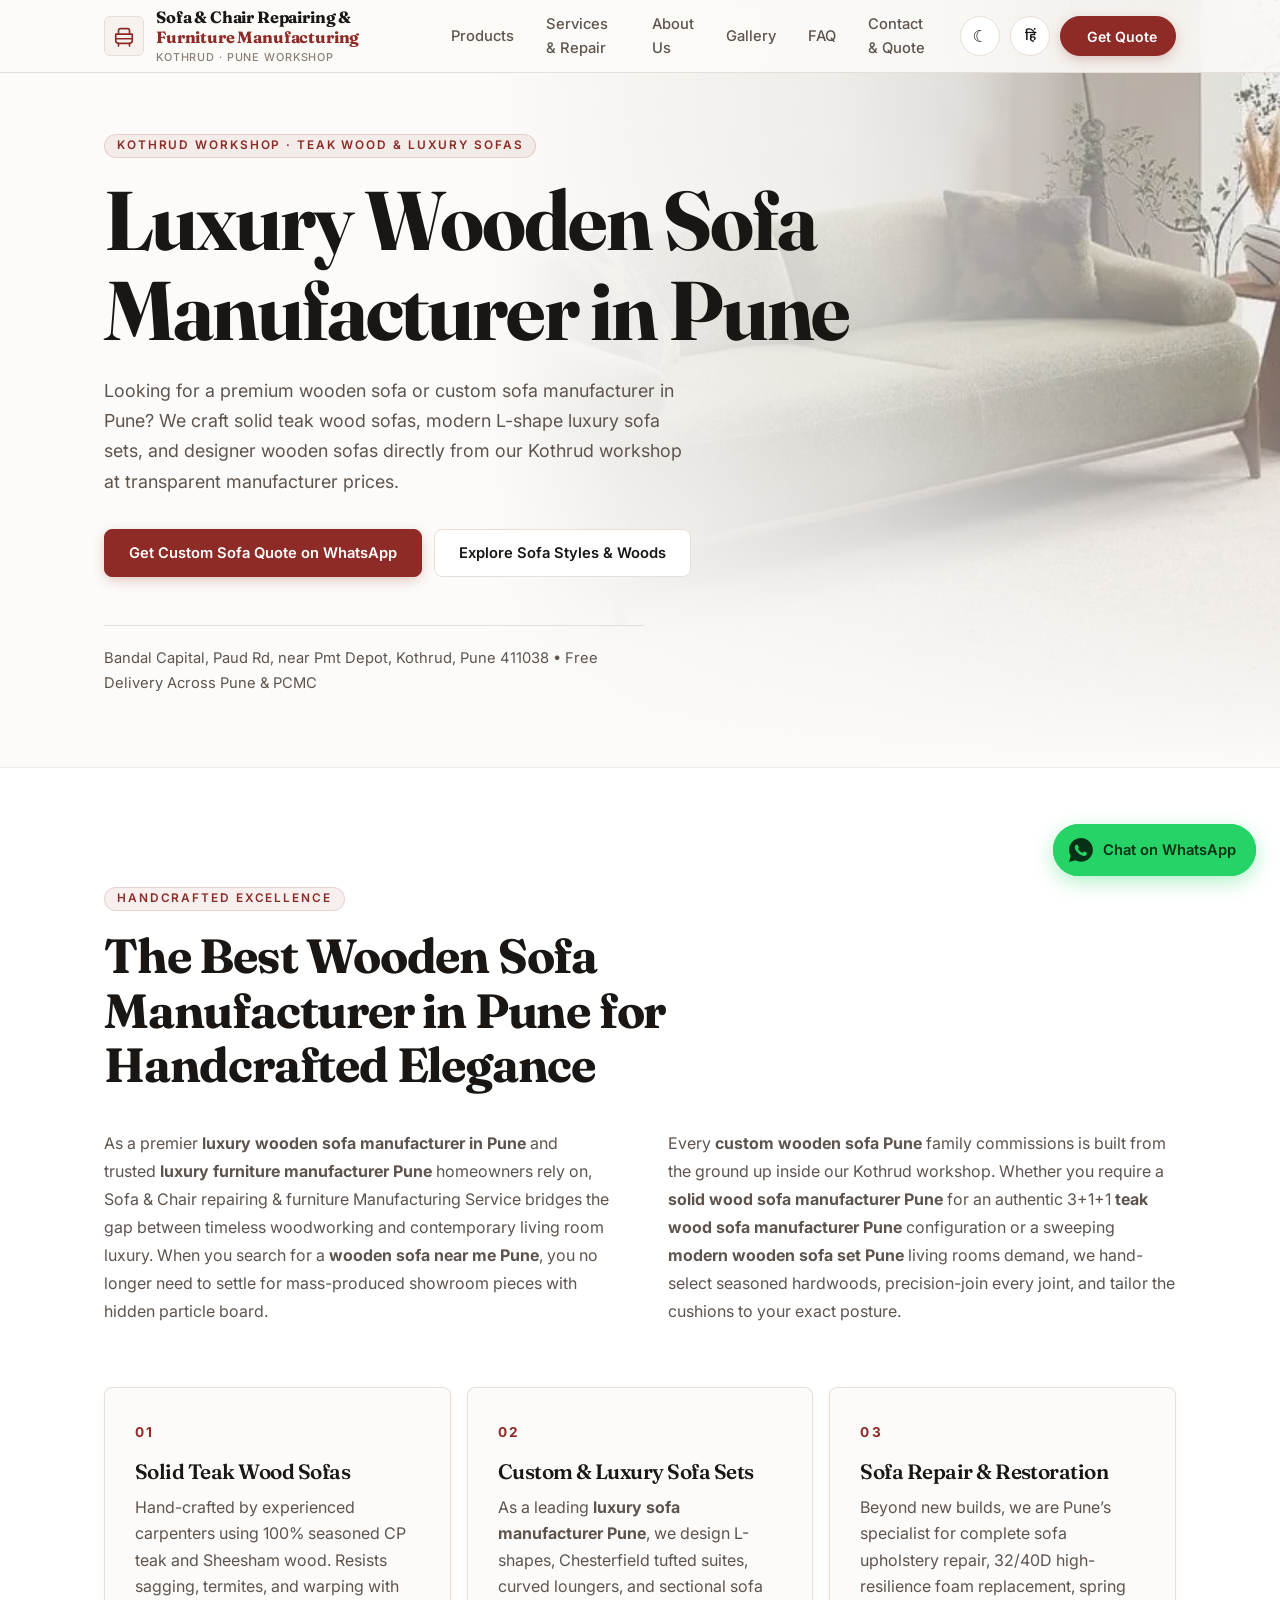
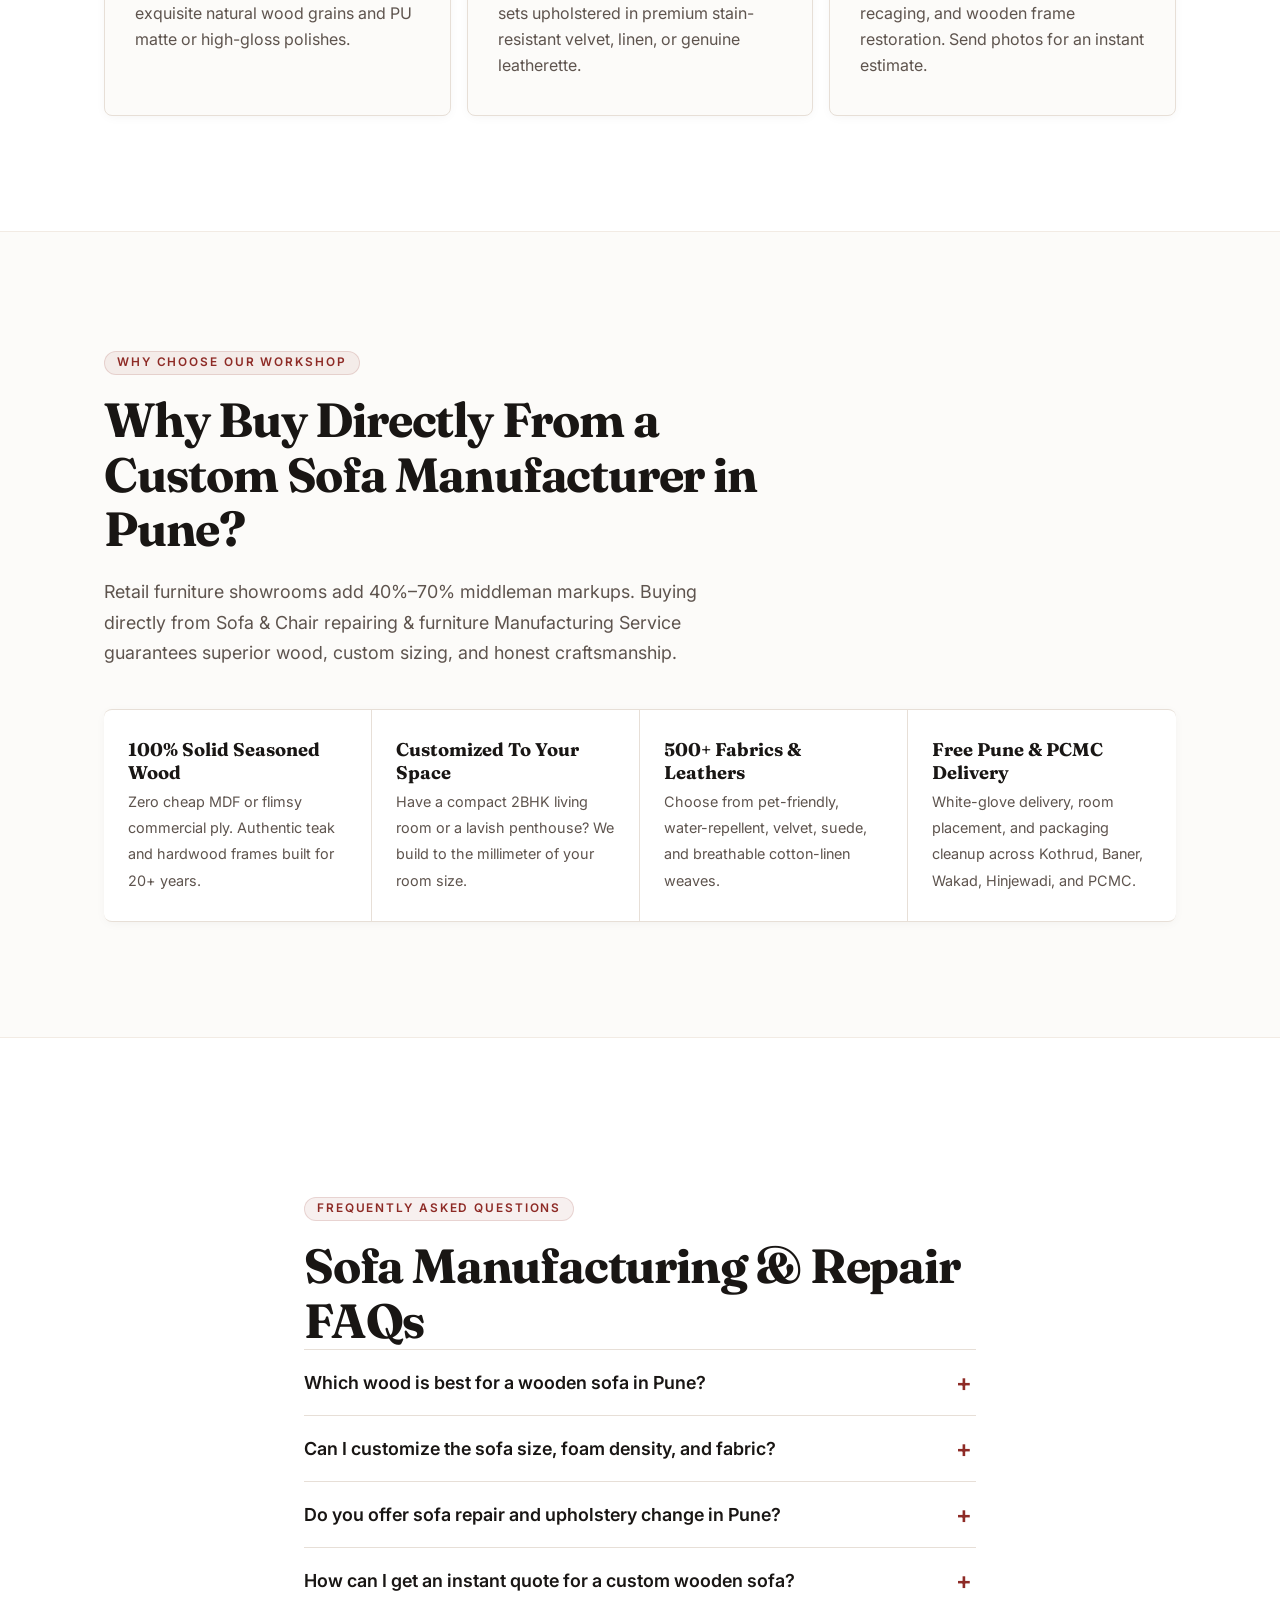
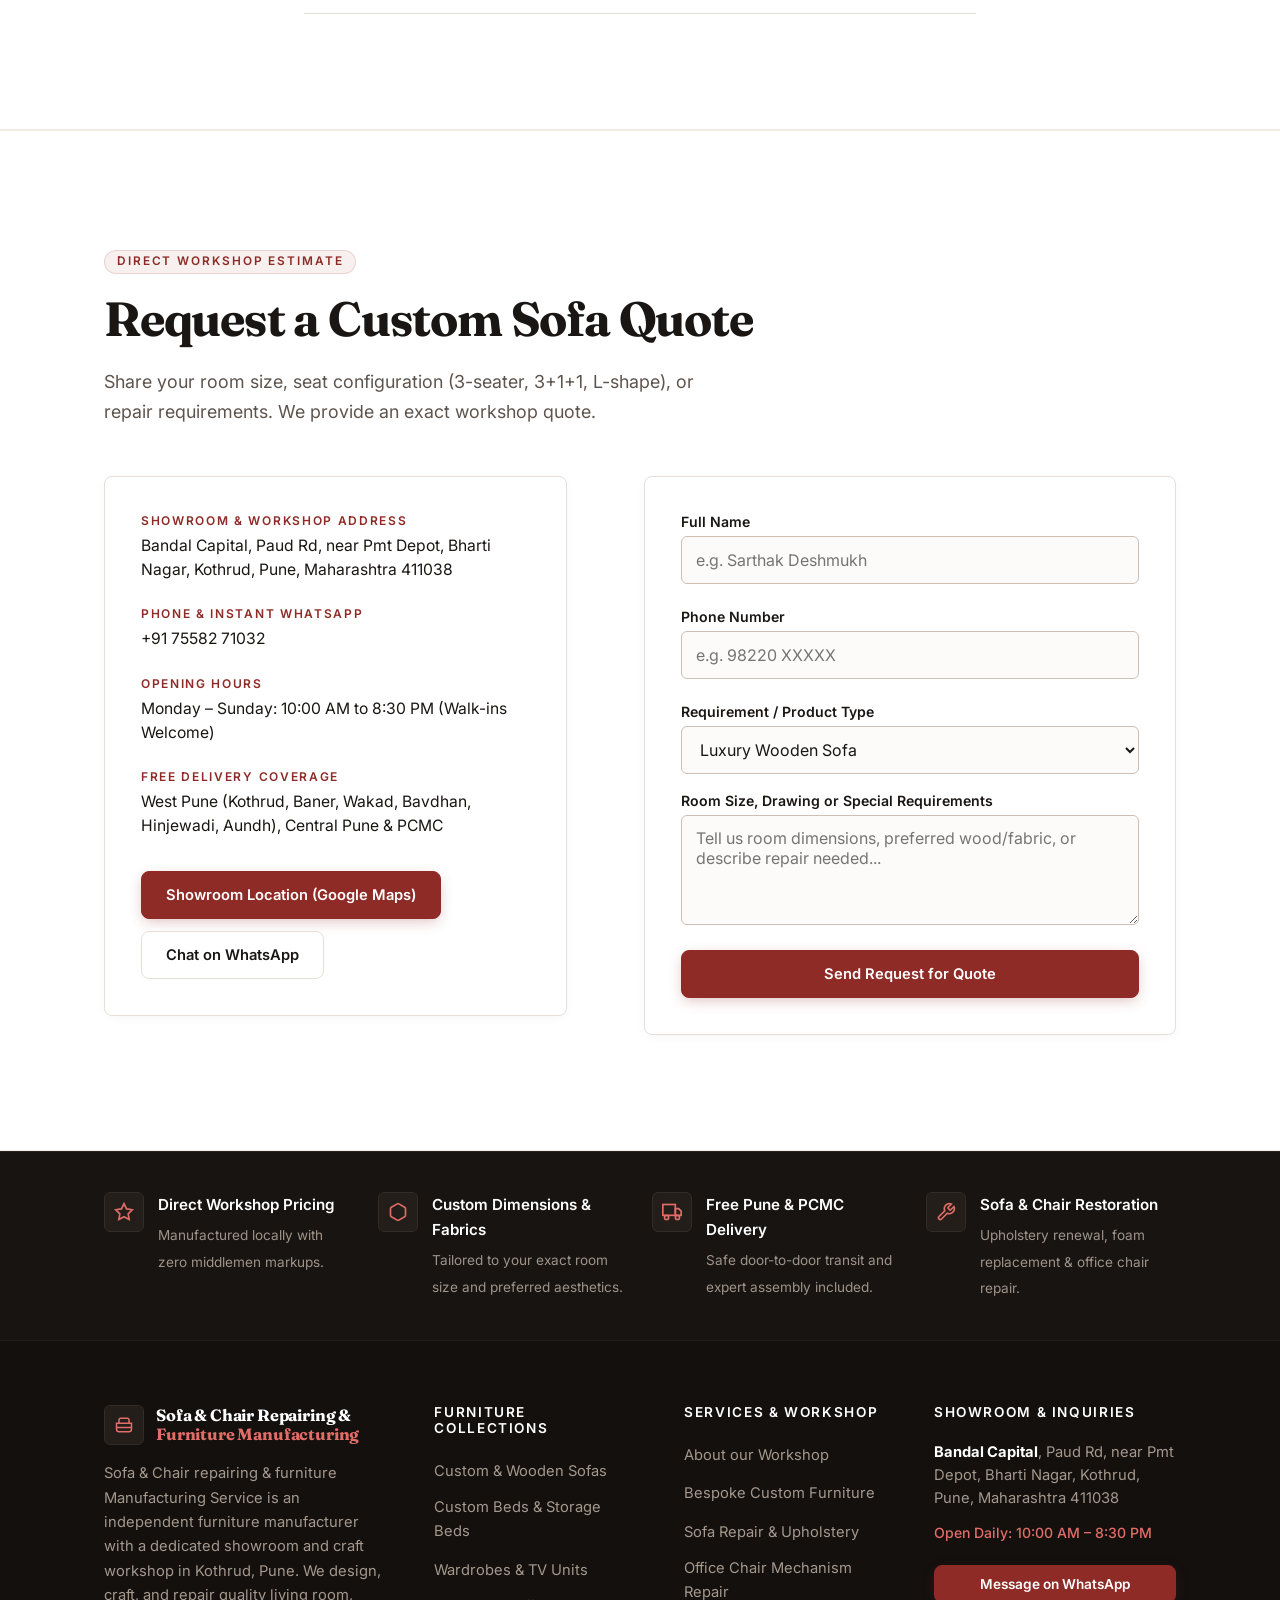
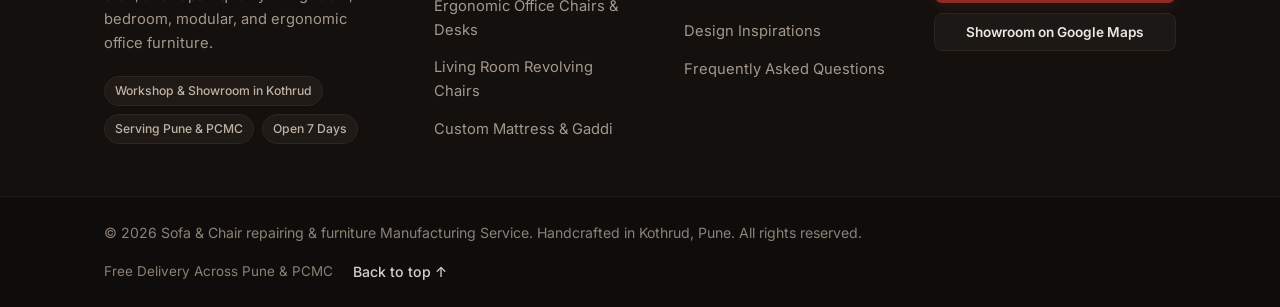
<file: public_html/sofas.html>
<!DOCTYPE html>
<html lang="en">
<head>
<meta charset="utf-8">
<script>try{var t=localStorage.getItem("pf_theme");if(t==="dark")document.documentElement.dataset.theme=t}catch(e){}</script>
<meta name="viewport" content="width=device-width, initial-scale=1, viewport-fit=cover">
<title>Luxury Wooden Sofa Manufacturer in Pune | Custom Sofa Manufacturer Pune</title>
<meta name="description" content="Looking for the best luxury wooden sofa manufacturer in Pune? We build custom solid teak wood sofas, L-shape luxury sofa sets, and offer sofa repair in Kothrud, Pune.">
<meta name="keywords" content="Luxury Wooden Sofa Manufacturer in Pune, Wooden Sofa Manufacturer in Pune, Luxury Sofa Manufacturer Pune, Premium Wooden Sofa in Pune, Custom Wooden Sofa Pune, Designer Wooden Sofa Pune, Solid Wood Sofa Manufacturer Pune, Teak Wood Sofa Manufacturer Pune, Modern Wooden Sofa Set Pune, Luxury Sofa Set Manufacturer Pune, Custom Sofa Manufacturer in Pune, Best Wooden Sofa Manufacturer Pune, Wooden Sofa Near Me Pune, Luxury Furniture Manufacturer Pune">
<link rel="canonical" href="https://www.example.com/sofas.html">
<!-- Open Graph / Facebook / WhatsApp -->
<meta property="og:type" content="website">
<meta property="og:site_name" content="Sofa &amp; Chair repairing &amp; furniture Manufacturing Service">
<meta property="og:title" content="Luxury Wooden Sofa Manufacturer in Pune | Custom Sofa Sets & Repair">
<meta property="og:description" content="Premier luxury wooden sofa and custom sofa set manufacturer in Pune. Solid teak wood frames, L-shape sofas, fabric upholstery & sofa repair in Kothrud.">
<meta property="og:image" content="images/luxury-wooden-sofa-pune.webp">
<meta property="og:image:alt" content="Luxury Wooden Sofa Manufacturer in Pune | Custom Sofa Sets & Repair">
<meta property="og:locale" content="en_IN">
<!-- Twitter Card -->
<meta name="twitter:card" content="summary_large_image">
<meta name="twitter:title" content="Luxury Wooden Sofa Manufacturer in Pune | Custom Sofa Sets & Repair">
<meta name="twitter:description" content="Premier luxury wooden sofa and custom sofa set manufacturer in Pune. Solid teak wood frames, L-shape sofas, fabric upholstery & sofa repair in Kothrud.">
<meta name="twitter:image" content="images/luxury-wooden-sofa-pune.webp">
<link rel="preconnect" href="https://fonts.googleapis.com">
<link rel="preconnect" href="https://fonts.gstatic.com" crossorigin>
<link href="https://fonts.googleapis.com/css2?family=Fraunces:opsz,wght@9..144,500;9..144,700&family=Inter:wght@400;500;600;700&family=Noto+Sans+Devanagari:wght@400;600;700&display=swap" rel="stylesheet">
<link rel="stylesheet" href="styles.css">
<script type="application/ld+json">
{
  "@context": "https://schema.org",
  "@type": "Product",
  "name": "Luxury Wooden Sofa & Custom Sofa Set",
  "image": "images/luxury-wooden-sofa-pune.webp",
  "description": "Custom luxury wooden sofa sets, solid teak wood frames, high-density foam cushions, and bespoke fabrics handcrafted in Kothrud, Pune by Sofa & Chair repairing & furniture Manufacturing Service.",
  "brand": {
    "@type": "Brand",
    "name": "Sofa & Chair repairing & furniture Manufacturing Service"
  },
  "offers": {
    "@type": "AggregateOffer",
    "priceCurrency": "INR",
    "availability": "https://schema.org/InStock",
    "seller": {
      "@type": "FurnitureStore",
      "name": "Sofa & Chair repairing & furniture Manufacturing Service",
      "address": {
        "@type": "PostalAddress",
        "streetAddress": "Bandal Capital, Paud Rd, near PMT Depot, Kothrud",
        "addressLocality": "Pune",
        "addressRegion": "Maharashtra",
        "postalCode": "411038"
      }
    }
  }
}
</script>
</head>
<body>
<header id="header">
 <div class="wrap header-wrap">
  <a href="index.html" class="logo" aria-label="Sofa &amp; Chair repairing &amp; furniture Manufacturing Service">
   <span class="logo-mark">
    <svg width="22" height="22" viewBox="0 0 24 24" fill="none" stroke="currentColor" stroke-width="1.8" stroke-linecap="round" stroke-linejoin="round">
     <path d="M3 10h18v7a3 3 0 0 1-3 3H6a3 3 0 0 1-3-3v-7z"></path>
     <path d="M6 10V6a2 2 0 0 1 2-2h8a2 2 0 0 1 2 2v4"></path>
     <line x1="3" y1="15" x2="21" y2="15"></line>
     <line x1="6" y1="20" x2="6" y2="23"></line>
     <line x1="18" y1="20" x2="18" y2="23"></line>
    </svg>
   </span>
   <div class="logo-text">
    <span class="brand-name">Sofa &amp; Chair Repairing &amp; <strong>Furniture Manufacturing</strong></span>
    <span class="brand-tagline" data-en="Kothrud · Pune Workshop" data-hi="कोथरूड · पुणे वर्कशॉप">Kothrud · Pune Workshop</span>
   </div>
  </a>
  <nav id="nav" aria-label="Main Navigation">
   <ul class="nav-links">
    <li><a href="index.html#products" class="nav-link" data-en="Products" data-hi="उत्पाद">Products</a></li>
    <li><a href="index.html#services" class="nav-link" data-en="Services & Repair" data-hi="सेवाएँ व रिपेयर">Services & Repair</a></li>
    <li><a href="about.html" class="nav-link" data-en="About Us" data-hi="हमारे बारे में">About Us</a></li>
    <li><a href="index.html#gallery" class="nav-link" data-en="Gallery" data-hi="गैलरी">Gallery</a></li>
    <li><a href="index.html#faq" class="nav-link" data-en="FAQ" data-hi="सवाल-जवाब">FAQ</a></li>
    <li><a href="#contact" class="nav-link" data-en="Contact & Quote" data-hi="संपर्क व कोट">Contact & Quote</a></li>
   </ul>
   <div class="mobile-nav-footer">
    <div class="mobile-contact-card">
     <span class="mob-card-label" data-en="Showroom & Workshop" data-hi="शोरूम व वर्कशॉप">Showroom & Workshop</span>
     <p class="mob-card-addr">Bandal Capital, Paud Rd, near PMT Depot, Kothrud, Pune</p>
     <div class="mob-card-btns">
      <a class="btn primary btn-sm" data-wa href="#contact" data-en="WhatsApp Quote" data-hi="व्हाट्सऐप कोट">WhatsApp Quote</a>
      <a class="btn ghost btn-sm" data-call href="#contact" data-en="Call Now" data-hi="कॉल करें">Call Now</a>
     </div>
    </div>
   </div>
  </nav>
  <div class="tools">
   <button class="theme-pill" id="theme" type="button" aria-label="Switch to dark mode" title="Toggle Theme">☾</button>
   <button class="lang-pill" id="lang" type="button" aria-label="Switch language to Hindi" title="Change Language">हिं</button>
   <a class="btn primary nav-cta" data-wa href="#contact" data-en="Get Quote" data-hi="कोट पाएँ">
    <svg class="cta-wa-icon" viewBox="0 0 24 24" aria-hidden="true"><path d="M12 0C5.4 0 .1 5.3.1 11.9c0 2.1.6 4.1 1.6 5.9L0 24l6.4-1.7a11.9 11.9 0 0 0 5.6 1.4c6.6 0 11.9-5.3 11.9-11.9C23.9 5.3 18.6 0 12 0zm5.6 16.6c-.2.7-1.4 1.3-1.9 1.3-.5.1-1.1.1-3.6-.9-3-1.2-4.9-4.3-5.1-4.5-.1-.2-1.2-1.6-1.2-3s.8-2.1 1-2.4c.3-.3.6-.3.8-.3h.6c.2 0 .4 0 .6.5l.9 2.2c.1.2.1.4 0 .5l-.4.6c-.2.2-.3.3-.1.6.2.3.8 1.3 1.7 2.1 1.1 1 2.1 1.3 2.4 1.5.3.1.5.1.6-.1l.9-1.1c.2-.3.4-.2.6-.1l2 1c.3.1.5.2.5.3.1.2.1.8-.1 1.5z"/></svg>
    <span>Get Quote</span>
   </a>
   <button class="burger" id="burger" type="button" aria-expanded="false" aria-controls="nav" aria-label="Toggle Navigation Menu">
    <span class="b-line b-top"></span>
    <span class="b-line b-mid"></span>
    <span class="b-line b-bot"></span>
   </button>
  </div>
 </div>
 <div class="nav-backdrop" id="navBackdrop"></div>
</header>

<main id="top">
<section class="hero" style="min-height:85svh;">
 <img class="hero-img" src="images/luxury-wooden-sofa-pune.webp" alt="Luxury Wooden Sofa Manufacturer in Pune - Custom Teak Wood Sofa Set" width="800" height="600">
 <div class="hero-shade"></div>
 <div class="wrap">
  <span class="eyebrow" data-en="Kothrud Workshop · Teak Wood & Luxury Sofas" data-hi="कोथरूड वर्कशॉप · सागवान लकड़ी व लक्ज़री सोफा">Kothrud Workshop · Teak Wood & Luxury Sofas</span>
  <h1 data-en="Luxury Wooden Sofa Manufacturer in Pune" data-hi="पुणे में लक्ज़री लकड़ी के सोफा निर्माता">Luxury Wooden Sofa Manufacturer in Pune</h1>
  <p class="lead" data-en="Looking for a premium wooden sofa or custom sofa manufacturer in Pune? We craft solid teak wood sofas, modern L-shape luxury sofa sets, and designer wooden sofas directly from our Kothrud workshop at transparent manufacturer prices." data-hi="क्या आप पुणे में प्रीमियम लकड़ी का सोफा या कस्टम सोफा निर्माता ढूंढ रहे हैं? हम अपनी कोथरूड वर्कशॉप से सीधे सॉलिड सागवान लकड़ी के सोफा और लक्ज़री सोफा सेट बनाते हैं।">
   Looking for a premium wooden sofa or custom sofa manufacturer in Pune? We craft solid teak wood sofas, modern L-shape luxury sofa sets, and designer wooden sofas directly from our Kothrud workshop at transparent manufacturer prices.
  </p>
  <div class="row">
   <a class="btn primary" data-wa href="#contact" data-en="Get Custom Sofa Quote on WhatsApp" data-hi="व्हाट्सऐप पर सोफा कोट पाएँ">Get Custom Sofa Quote on WhatsApp</a>
   <a class="btn ghost" href="#models" data-en="Explore Sofa Styles & Woods" data-hi="सोफा प्रकार और लकड़ी देखें">Explore Sofa Styles & Woods</a>
  </div>
  <p class="addr">
   <span>Bandal Capital, Paud Rd, near Pmt Depot, Kothrud, Pune 411038 • Free Delivery Across Pune & PCMC</span>
  </p>
 </div>
</section>

<!-- SEO Content Overview Section -->
<section id="models" class="band">
 <div class="wrap">
  <span class="eyebrow" data-en="Handcrafted Excellence" data-hi="हस्तनिर्मित गुणवत्ता">Handcrafted Excellence</span>
  <h2>The Best Wooden Sofa Manufacturer in Pune for Handcrafted Elegance</h2>
  <div class="seo rv in">
   <p>
    As a premier <strong>luxury wooden sofa manufacturer in Pune</strong> and trusted <strong>luxury furniture manufacturer Pune</strong> homeowners rely on, Sofa & Chair repairing & furniture Manufacturing Service bridges the gap between timeless woodworking and contemporary living room luxury. When you search for a <strong>wooden sofa near me Pune</strong>, you no longer need to settle for mass-produced showroom pieces with hidden particle board.
   </p>
   <p>
    Every <strong>custom wooden sofa Pune</strong> family commissions is built from the ground up inside our Kothrud workshop. Whether you require a <strong>solid wood sofa manufacturer Pune</strong> for an authentic 3+1+1 <strong>teak wood sofa manufacturer Pune</strong> configuration or a sweeping <strong>modern wooden sofa set Pune</strong> living rooms demand, we hand-select seasoned hardwoods, precision-join every joint, and tailor the cushions to your exact posture.
   </p>
  </div>

  <div class="cols rv in" style="margin-top:40px;">
   <div>
    <span class="n">01</span>
    <h3>Solid Teak Wood Sofas</h3>
    <p>Hand-crafted by experienced carpenters using 100% seasoned CP teak and Sheesham wood. Resists sagging, termites, and warping with exquisite natural wood grains and PU matte or high-gloss polishes.</p>
   </div>
   <div>
    <span class="n">02</span>
    <h3>Custom & Luxury Sofa Sets</h3>
    <p>As a leading <strong>luxury sofa manufacturer Pune</strong>, we design L-shapes, Chesterfield tufted suites, curved loungers, and sectional sofa sets upholstered in premium stain-resistant velvet, linen, or genuine leatherette.</p>
   </div>
   <div>
    <span class="n">03</span>
    <h3>Sofa Repair & Restoration</h3>
    <p>Beyond new builds, we are Pune’s specialist for complete sofa upholstery repair, 32/40D high-resilience foam replacement, spring recaging, and wooden frame restoration. Send photos for an instant estimate.</p>
   </div>
  </div>
 </div>
</section>

<!-- Key Features / Comparison -->
<section>
 <div class="wrap">
  <span class="eyebrow" data-en="Why Choose Our Workshop" data-hi="हमारी वर्कशॉप क्यों चुनें">Why Choose Our Workshop</span>
  <h2>Why Buy Directly From a Custom Sofa Manufacturer in Pune?</h2>
  <p class="lead">Retail furniture showrooms add 40%–70% middleman markups. Buying directly from Sofa & Chair repairing & furniture Manufacturing Service guarantees superior wood, custom sizing, and honest craftsmanship.</p>

  <div class="facts" style="margin-top:40px;">
   <div>
    <b>100% Solid Seasoned Wood</b>
    <span>Zero cheap MDF or flimsy commercial ply. Authentic teak and hardwood frames built for 20+ years.</span>
   </div>
   <div>
    <b>Customized To Your Space</b>
    <span>Have a compact 2BHK living room or a lavish penthouse? We build to the millimeter of your room size.</span>
   </div>
   <div>
    <b>500+ Fabrics & Leathers</b>
    <span>Choose from pet-friendly, water-repellent, velvet, suede, and breathable cotton-linen weaves.</span>
   </div>
   <div>
    <b>Free Pune & PCMC Delivery</b>
    <span>White-glove delivery, room placement, and packaging cleanup across Kothrud, Baner, Wakad, Hinjewadi, and PCMC.</span>
   </div>
  </div>
 </div>
</section>

<!-- FAQs Section targeting SEO questions -->
<section class="band">
 <div class="wrap faq">
  <span class="eyebrow" data-en="Frequently Asked Questions" data-hi="अक्सर पूछे जाने वाले सवाल">Frequently Asked Questions</span>
  <h2>Sofa Manufacturing & Repair FAQs</h2>
  <details>
   <summary>Which wood is best for a wooden sofa in Pune?</summary>
   <p>Teak wood (Sagwan) is widely recognized as the gold standard in Pune due to its natural oils that resist humidity changes, warping, and termites. We also craft high-grade Sheesham (Rosewood) and seasoned Salwood frames depending on your style and budget preferences.</p>
  </details>
  <details>
   <summary>Can I customize the sofa size, foam density, and fabric?</summary>
   <p>Yes, absolutely! As a dedicated <strong>custom sofa manufacturer in Pune</strong>, every detail is customizable: seating length, seat depth, armrest width, foam firmness (soft, medium, orthopaedic 40D high-resilience), and hundreds of fabric choices.</p>
  </details>
  <details>
   <summary>Do you offer sofa repair and upholstery change in Pune?</summary>
   <p>Yes. If your sofa frame is intact but the foam has sagged or fabric is worn out, we provide complete sofa repair, foam replacement, fabric re-upholstery, and structural touch-ups with doorstep pickup and drop across Pune.</p>
  </details>
  <details>
   <summary>How can I get an instant quote for a custom wooden sofa?</summary>
   <p>Simply send your required seat count (e.g., 3-seater, 3+2, or L-shape) and preferred design reference to our WhatsApp at +91 75582 71032 or fill out the enquiry form below. We will provide an itemized quote promptly.</p>
  </details>
 </div>
</section>

<section id="contact" class="band">
 <div class="wrap">
  <span class="eyebrow" data-en="Direct Workshop Estimate" data-hi="सीधा वर्कशॉप कोट">Direct Workshop Estimate</span>
  <h2 data-en="Request a Custom Sofa Quote" data-hi="बताइए आपको क्या चाहिए - सीधा कोट पाएँ">Request a Custom Sofa Quote</h2>
  <p class="lead" data-en="Share your room size, seat configuration (3-seater, 3+1+1, L-shape), or repair requirements. We provide an exact workshop quote." data-hi="अपने कमरे का साइज़ या फ़ोटो भेजें। हम तुरंत कोट के साथ जवाब देते हैं।">Share your room size, seat configuration (3-seater, 3+1+1, L-shape), or repair requirements. We provide an exact workshop quote.</p>
  <div class="cgrid">
   <dl class="info">
    <dt data-en="Showroom & Workshop Address" data-hi="शोरूम व वर्कशॉप पता">Showroom & Workshop Address</dt>
    <dd>Bandal Capital, Paud Rd, near Pmt Depot, Bharti Nagar, Kothrud, Pune, Maharashtra 411038</dd>
    <dt data-en="Phone & Instant WhatsApp" data-hi="फ़ोन और व्हाट्सऐप">Phone & Instant WhatsApp</dt>
    <dd id="phoneDd"><a href="tel:+917558271032">+91 75582 71032</a></dd>
    <dt data-en="Opening Hours" data-hi="खुलने का समय">Opening Hours</dt>
    <dd data-en="Monday – Sunday: 10:00 AM to 8:30 PM (Walk-ins Welcome)" data-hi="सोमवार – रविवार: सुबह 10:00 से रात 8:30 (शोरूम कभी भी आ सकते हैं)">Monday – Sunday: 10:00 AM to 8:30 PM (Walk-ins Welcome)</dd>
    <dt data-en="Free Delivery Coverage" data-hi="मुफ़्त डिलीवरी क्षेत्र">Free Delivery Coverage</dt>
    <dd data-en="West Pune (Kothrud, Baner, Wakad, Bavdhan, Hinjewadi, Aundh), Central Pune & PCMC" data-hi="वेस्ट पुणे (कोथरूड, बानेर, वाकड, बावधन, हिंजवडी, औंध), पूरा पुणे और PCMC">West Pune (Kothrud, Baner, Wakad, Bavdhan, Hinjewadi, Aundh), Central Pune & PCMC</dd>
    <div class="row">
     <a class="btn primary" data-dir target="_blank" rel="noopener" href="#" data-en="Showroom Location (Google Maps)" data-hi="शोरूम लोकेशन (गूगल मैप्स)">Showroom Location (Google Maps)</a>
     <a class="btn ghost" data-wa href="#contact" data-en="Chat on WhatsApp" data-hi="व्हाट्सऐप पर चैट करें">Chat on WhatsApp</a>
    </div>
   </dl>
   <form id="form" novalidate method="post" action="contact.php">
    <div style="position:absolute;left:-9999px" aria-hidden="true"><label>Website <input name="website" tabindex="-1" autocomplete="off"></label></div>
    <div><label for="name" data-en="Full Name" data-hi="पूरा नाम">Full Name</label><input id="name" name="name" autocomplete="name" required placeholder="e.g. Sarthak Deshmukh"><div class="err" id="e-name"></div></div>
    <div><label for="phone" data-en="Phone Number" data-hi="फ़ोन नंबर">Phone Number</label><input id="phone" name="phone" type="tel" inputmode="tel" autocomplete="tel" required placeholder="e.g. 98220 XXXXX"><div class="err" id="e-phone"></div></div>
    <div><label for="interest" data-en="Requirement / Product Type" data-hi="आवश्यकता / उत्पाद">Requirement / Product Type</label>
     <select id="interest" name="interest">
      <option selected>Luxury Wooden Sofa</option>
      <option>Luxury Wooden Sofa</option>
      <option>Custom L-Shape Sofa</option>
      <option>Beds & Bedroom Furniture</option>
      <option>Custom Wardrobe & TV Unit</option>
      <option>Office Chairs & Workstations</option>
      <option>Living Room Revolving Chair</option>
      <option>Custom Mattress & Gaddi</option>
      <option>Sofa Repair & Foam Replacement</option>
      <option>Office Chair Hydraulic Repair</option>
      <option>Complete Home Furnishing</option>
     </select>
    </div>
    <div><label for="msg" data-en="Room Size, Drawing or Special Requirements" data-hi="कमरे का साइज़, डिज़ाइन या जानकारी">Room Size, Drawing or Special Requirements</label><textarea id="msg" name="msg" placeholder="Tell us room dimensions, preferred wood/fabric, or describe repair needed..."></textarea></div>
    <button class="btn primary" type="submit" data-en="Send Request for Quote" data-hi="कोट के लिए पूछताछ भेजें">Send Request for Quote</button>
    <div class="status" id="status" role="status"></div>
   </form>
  </div>
 </div>
</section>
</main>

<footer class="site-footer">
 <div class="footer-perks">
  <div class="wrap">
   <div class="perks-grid">
    <div class="perk-item">
     <div class="perk-icon">
      <svg width="20" height="20" viewBox="0 0 24 24" fill="none" stroke="currentColor" stroke-width="2"><path d="M12 2l3.09 6.26L22 9.27l-5 4.87 1.18 6.88L12 17.77l-6.18 3.25L7 14.14 2 9.27l6.91-1.01L12 2z"/></svg>
     </div>
     <div>
      <strong data-en="Direct Workshop Pricing" data-hi="डायरेक्ट वर्कशॉप कीमत">Direct Workshop Pricing</strong>
      <span data-en="Manufactured locally with zero middlemen markups." data-hi="स्थानीय स्तर पर निर्मित, बिना किसी बिचौलिये के।">Manufactured locally with zero middlemen markups.</span>
     </div>
    </div>
    <div class="perk-item">
     <div class="perk-icon">
      <svg width="20" height="20" viewBox="0 0 24 24" fill="none" stroke="currentColor" stroke-width="2"><path d="M21 16V8a2 2 0 0 0-1-1.73l-7-4a2 2 0 0 0-2 0l-7 4A2 2 0 0 0 3 8v8a2 2 0 0 0 1 1.73l7 4a2 2 0 0 0 2 0l7-4A2 2 0 0 0 21 16z"/></svg>
     </div>
     <div>
      <strong data-en="Custom Dimensions & Fabrics" data-hi="मनचाहा साइज़ और कपड़ा">Custom Dimensions & Fabrics</strong>
      <span data-en="Tailored to your exact room size and preferred aesthetics." data-hi="आपके कमरे के सटीक साइज़ और पसंद के अनुसार।">Tailored to your exact room size and preferred aesthetics.</span>
     </div>
    </div>
    <div class="perk-item">
     <div class="perk-icon">
      <svg width="20" height="20" viewBox="0 0 24 24" fill="none" stroke="currentColor" stroke-width="2"><rect x="1" y="3" width="15" height="13"></rect><polygon points="16 8 20 8 23 11 23 16 16 16 16 8"></polygon><circle cx="5.5" cy="18.5" r="2.5"></circle><circle cx="18.5" cy="18.5" r="2.5"></circle></svg>
     </div>
     <div>
      <strong data-en="Free Pune & PCMC Delivery" data-hi="पुणे और PCMC में मुफ़्त डिलीवरी">Free Pune & PCMC Delivery</strong>
      <span data-en="Safe door-to-door transit and expert assembly included." data-hi="सुरक्षित डिलीवरी और पेशेवर असेंबली शामिल।">Safe door-to-door transit and expert assembly included.</span>
     </div>
    </div>
    <div class="perk-item">
     <div class="perk-icon">
      <svg width="20" height="20" viewBox="0 0 24 24" fill="none" stroke="currentColor" stroke-width="2"><path d="M14.7 6.3a1 1 0 0 0 0 1.4l1.6 1.6a1 1 0 0 0 1.4 0l3.77-3.77a6 6 0 0 1-7.94 7.94l-6.91 6.91a2.12 2.12 0 0 1-3-3l6.91-6.91a6 6 0 0 1 7.94-7.94l-3.76 3.76z"/></svg>
     </div>
     <div>
      <strong data-en="Sofa & Chair Restoration" data-hi="सोफा व कुर्सी मरम्मत">Sofa & Chair Restoration</strong>
      <span data-en="Upholstery renewal, foam replacement & office chair repair." data-hi="अपहोल्स्ट्री रिपेयर, फ़ोम बदलना और चेयर रिपेयर।">Upholstery renewal, foam replacement & office chair repair.</span>
     </div>
    </div>
   </div>
  </div>
 </div>

 <div class="footer-main">
  <div class="wrap footer-grid">
   <div class="footer-col col-brand">
    <a href="index.html" class="logo footer-logo">
     <span class="logo-mark">
      <svg width="20" height="20" viewBox="0 0 24 24" fill="none" stroke="currentColor" stroke-width="1.8"><path d="M3 10h18v7a3 3 0 0 1-3 3H6a3 3 0 0 1-3-3v-7z"/><path d="M6 10V6a2 2 0 0 1 2-2h8a2 2 0 0 1 2 2v4"/><line x1="3" y1="15" x2="21" y2="15"/></svg>
     </span>
     <span class="brand-name">Sofa &amp; Chair Repairing &amp; <strong>Furniture Manufacturing</strong></span>
    </a>
    <p class="footer-bio" data-en="Sofa & Chair repairing & furniture Manufacturing Service is an independent furniture manufacturer with a dedicated showroom and craft workshop in Kothrud, Pune. We design, craft, and repair quality living room, bedroom, modular, and ergonomic office furniture." data-hi="Sofa & Chair repairing & furniture Manufacturing Service कोथरूड, पुणे में एक स्वतंत्र फर्नीचर निर्माता है जहाँ शोरूम और वर्कशॉप दोनों उपलब्ध हैं। हम लिविंग रूम, बेडरूम, मॉड्यूलर और ऑफिस फर्नीचर बनाते और रिपेयर करते हैं।">
     Sofa & Chair repairing & furniture Manufacturing Service is an independent furniture manufacturer with a dedicated showroom and craft workshop in Kothrud, Pune. We design, craft, and repair quality living room, bedroom, modular, and ergonomic office furniture.
    </p>
    <div class="footer-badges">
     <span class="f-badge" data-en="Workshop & Showroom in Kothrud" data-hi="कोथरूड में वर्कशॉप व शोरूम">Workshop & Showroom in Kothrud</span>
     <span class="f-badge" data-en="Serving Pune & PCMC" data-hi="पुणे और PCMC में सेवा">Serving Pune & PCMC</span>
     <span class="f-badge" data-en="Open 7 Days" data-hi="सातों दिन खुला">Open 7 Days</span>
    </div>
   </div>

   <div class="footer-col">
    <h4 class="footer-heading" data-en="Furniture Collections" data-hi="फर्नीचर संग्रह">Furniture Collections</h4>
    <ul class="footer-links">
     <li><a href="sofas.html" data-en="Custom & Wooden Sofas" data-hi="कस्टम और लकड़ी के सोफा">Custom & Wooden Sofas</a></li>
     <li><a href="beds.html" data-en="Custom Beds & Storage Beds" data-hi="कस्टम बेड और स्टोरेज बेड">Custom Beds & Storage Beds</a></li>
     <li><a href="wardrobes-modular.html" data-en="Wardrobes & TV Units" data-hi="वॉर्डरोब और टीवी यूनिट">Wardrobes & TV Units</a></li>
     <li><a href="office-furniture.html" data-en="Ergonomic Office Chairs & Desks" data-hi="ऑफिस चेयर और वर्कस्टेशन">Ergonomic Office Chairs & Desks</a></li>
     <li><a href="revolving-chairs.html" data-en="Living Room Revolving Chairs" data-hi="लिविंग रूम रिवॉल्विंग चेयर">Living Room Revolving Chairs</a></li>
     <li><a href="mattress.html" data-en="Custom Mattress & Gaddi" data-hi="कस्टम गद्दे और सोफा गद्दी">Custom Mattress & Gaddi</a></li>
    </ul>
   </div>

   <div class="footer-col">
    <h4 class="footer-heading" data-en="Services & Workshop" data-hi="सेवाएँ व वर्कशॉप">Services & Workshop</h4>
    <ul class="footer-links">
     <li><a href="about.html" data-en="About our Workshop" data-hi="हमारी वर्कशॉप के बारे में">About our Workshop</a></li>
     <li><a href="index.html#services" data-en="Bespoke Custom Furniture" data-hi="कस्टम फर्नीचर निर्माण">Bespoke Custom Furniture</a></li>
     <li><a href="sofas.html#repair" data-en="Sofa Repair & Upholstery" data-hi="सोफा रिपेयर व अपहोल्स्ट्री">Sofa Repair & Upholstery</a></li>
     <li><a href="office-furniture.html#repair" data-en="Office Chair Mechanism Repair" data-hi="ऑफिस चेयर रिपेयर">Office Chair Mechanism Repair</a></li>
     <li><a href="index.html#gallery" data-en="Design Inspirations" data-hi="डिज़ाइन प्रेरणाएँ">Design Inspirations</a></li>
     <li><a href="index.html#faq" data-en="Frequently Asked Questions" data-hi="अक्सर पूछे जाने वाले सवाल">Frequently Asked Questions</a></li>
    </ul>
   </div>

   <div class="footer-col col-contact">
    <h4 class="footer-heading" data-en="Showroom & Inquiries" data-hi="शोरूम और पूछताछ">Showroom & Inquiries</h4>
    <div class="footer-contact-block">
     <p class="f-addr">
      <strong>Bandal Capital</strong>, Paud Rd, near Pmt Depot, Bharti Nagar, Kothrud, Pune, Maharashtra 411038
     </p>
     <p class="f-hours" data-en="Open Daily: 10:00 AM – 8:30 PM" data-hi="प्रतिदिन खुला: 10:00 AM – 8:30 PM">Open Daily: 10:00 AM – 8:30 PM</p>
     <div class="f-contact-actions">
      <a class="btn primary btn-sm w-100" data-wa href="#contact" data-en="Message on WhatsApp" data-hi="व्हाट्सऐप पर मैसेज करें">Message on WhatsApp</a>
      <a class="btn ghost btn-sm w-100" data-dir target="_blank" rel="noopener" href="#" data-en="Showroom on Google Maps" data-hi="गूगल मैप्स पर देखें">Showroom on Google Maps</a>
     </div>
    </div>
   </div>
  </div>
 </div>

 <div class="footer-bottom">
  <div class="wrap f-bottom-wrap">
   <p class="f-copy">© <span id="yr"></span> Sofa &amp; Chair repairing &amp; furniture Manufacturing Service. <span data-en="Handcrafted in Kothrud, Pune. All rights reserved." data-hi="कोथरूड, पुणे में निर्मित। सर्वाधिकार सुरक्षित।">Handcrafted in Kothrud, Pune. All rights reserved.</span></p>
   <div class="f-bottom-right">
    <span class="f-note" data-en="Free Delivery Across Pune & PCMC" data-hi="पुणे और PCMC में मुफ़्त डिलीवरी">Free Delivery Across Pune & PCMC</span>
    <a href="#top" class="back-to-top" aria-label="Back to top" data-en="Back to top ↑" data-hi="ऊपर जाएँ ↑">Back to top ↑</a>
   </div>
  </div>
 </div>
</footer>
<a class="wafab" data-wa href="#contact" aria-label="Chat on WhatsApp"><svg viewBox="0 0 24 24" aria-hidden="true"><path d="M12 0C5.4 0 .1 5.3.1 11.9c0 2.1.6 4.1 1.6 5.9L0 24l6.4-1.7a11.9 11.9 0 0 0 5.6 1.4c6.6 0 11.9-5.3 11.9-11.9C23.9 5.3 18.6 0 12 0zm5.6 16.6c-.2.7-1.4 1.3-1.9 1.3-.5.1-1.1.1-3.6-.9-3-1.2-4.9-4.3-5.1-4.5-.1-.2-1.2-1.6-1.2-3s.8-2.1 1-2.4c.3-.3.6-.3.8-.3h.6c.2 0 .4 0 .6.5l.9 2.2c.1.2.1.4 0 .5l-.4.6c-.2.2-.3.3-.1.6.2.3.8 1.3 1.7 2.1 1.1 1 2.1 1.3 2.4 1.5.3.1.5.1.6-.1l.9-1.1c.2-.3.4-.2.6-.1l2 1c.3.1.5.2.5.3.1.2.1.8-.1 1.5z"/></svg><span data-en="Chat on WhatsApp" data-hi="व्हाट्सऐप पर चैट करें">Chat on WhatsApp</span></a>
<div class="bar">
 <a class="btn" data-call href="#contact" data-en="Call Showroom" data-hi="कॉल करें">Call Showroom</a>
 <a class="btn primary" data-wa href="#contact" data-en="WhatsApp Quote" data-hi="व्हाट्सऐप">WhatsApp Quote</a>
</div>

<script src="config.js"></script>
<script>
const $=s=>document.querySelector(s),$$=s=>[...document.querySelectorAll(s)];
let lang="en";
function applyTheme(t,save){document.documentElement.dataset.theme=t;const b=$("#theme");if(b){b.textContent=t==="dark"?"☀":"☾";b.setAttribute("aria-label",t==="dark"?"Switch to light mode":"Switch to dark mode")};if(save)try{localStorage.setItem("pf_theme",t)}catch(e){}}
if($("#theme"))$("#theme").onclick=()=>applyTheme(document.documentElement.dataset.theme==="dark"?"light":"dark",true);
applyTheme(document.documentElement.dataset.theme==="dark"?"dark":"light",false);

const T={en:{wa:"Hi Sofa & Chair Repairing & Furniture Manufacturing Service, I would like a quote.",ok:"Thank you. We will get back to you.",np:"This form is not connected yet, so nothing was sent. Please visit showroom or message on WhatsApp.",rn:"Please enter your name.",rp:"Please enter a valid phone number."},
hi:{wa:"नमस्ते Sofa & Chair Repairing & Furniture Manufacturing Service, मुझे कोट चाहिए।",ok:"धन्यवाद। हम आपसे संपर्क करेंगे।",np:"यह फ़ॉर्म अभी जुड़ा नहीं है। कृपया शोरूम आएँ या व्हाट्सऐप करें।",rn:"कृपया अपना नाम लिखें।",rp:"कृपया सही फ़ोन नंबर लिखें।"}};

function links(){
  const msg=encodeURIComponent(T[lang].wa);
  $$("[data-wa]").forEach(a=>{a.href=CONFIG.phone?`https://wa.me/${CONFIG.phone}?text=${msg}`:"#contact";if(CONFIG.phone){a.target="_blank";a.rel="noopener"}});
  $$("[data-call]").forEach(a=>a.href=CONFIG.phone?`tel:+${CONFIG.phone}`:"#contact");
  $$("[data-dir]").forEach(a=>{if(a.target==="_blank"){a.href="https://www.google.com/maps/search/?api=1&query="+encodeURIComponent(CONFIG.address)}else{a.href="#contact"}});
  if(CONFIG.phone&&$("#phoneDd")){$("#phoneDd").innerHTML=`<a href="tel:+${CONFIG.phone}">${CONFIG.phoneDisplay||"+"+CONFIG.phone}</a>`}
}
function setLang(l){
  lang=l;document.documentElement.lang=l;try{localStorage.setItem("pf_lang",l)}catch(e){}
  $$("[data-en]").forEach(e=>{if(e.dataset[l])e.innerHTML=e.dataset[l]});
  if($("#lang")){$("#lang").textContent=l==="en"?"हिं":"EN";$("#lang").setAttribute("aria-label",l==="en"?"Switch language to Hindi":"Switch language to English")}
  links();
}
if($("#lang"))$("#lang").onclick=()=>setLang(lang==="en"?"hi":"en");

const nav=$("#nav"),bg=$("#burger"),nb=$("#navBackdrop");
function closeNav(){if(nav)nav.classList.remove("open");if(bg)bg.setAttribute("aria-expanded","false");if(nb)nb.classList.remove("open")}
function openNav(){if(nav)nav.classList.add("open");if(bg)bg.setAttribute("aria-expanded","true");if(nb)nb.classList.add("open")}
if(bg)bg.onclick=()=>{nav.classList.contains("open")?closeNav():openNav()};
if(nb)nb.onclick=closeNav;
$$("nav a").forEach(a=>a.onclick=closeNav);
document.addEventListener("keydown",e=>{if(e.key==="Escape")closeNav()});
window.addEventListener("resize",()=>{if(window.innerWidth>960)closeNav()});

const form=$("#form");
if(form){
  form.addEventListener("submit",async e=>{
    e.preventDefault();
    const n=$("#name"),p=$("#phone"),st=$("#status");
    const okN=n.value.trim().length>1,okP=/^[+\d][\d\s-]{8,14}$/.test(p.value.trim());
    $("#e-name").textContent=okN?"":T[lang].rn;n.setAttribute("aria-invalid",!okN);
    $("#e-phone").textContent=okP?"":T[lang].rp;p.setAttribute("aria-invalid",!okP);
    if(!okN||!okP){(okN?p:n).focus();return}
    st.classList.add("show");
    if(!CONFIG.formEndpoint){st.textContent=T[lang].np;return}
    try{
      const r=await fetch(CONFIG.formEndpoint,{method:"POST",body:new FormData(e.target)});
      if(!r.ok)throw 0;
      st.textContent=T[lang].ok;
      e.target.reset();
    }catch{
      st.textContent=lang==="en"?"Could not send. Please message on WhatsApp or call us.":"भेजा नहीं जा सका। कृपया व्हाट्सऐप या कॉल करें।";
    }
  });
}
if($("#yr"))$("#yr").textContent=new Date().getFullYear();
if("IntersectionObserver" in window){const io=new IntersectionObserver(es=>es.forEach(x=>{if(x.isIntersecting){x.target.classList.add("in");io.unobserve(x.target)}}),{threshold:.12});$$(".rv").forEach(r=>io.observe(r))}else $$(".rv").forEach(r=>r.classList.add("in"));
try{if(localStorage.getItem("pf_lang")==="hi")setLang("hi")}catch(e){}
links();
</script>
</body>
</html>
</file>
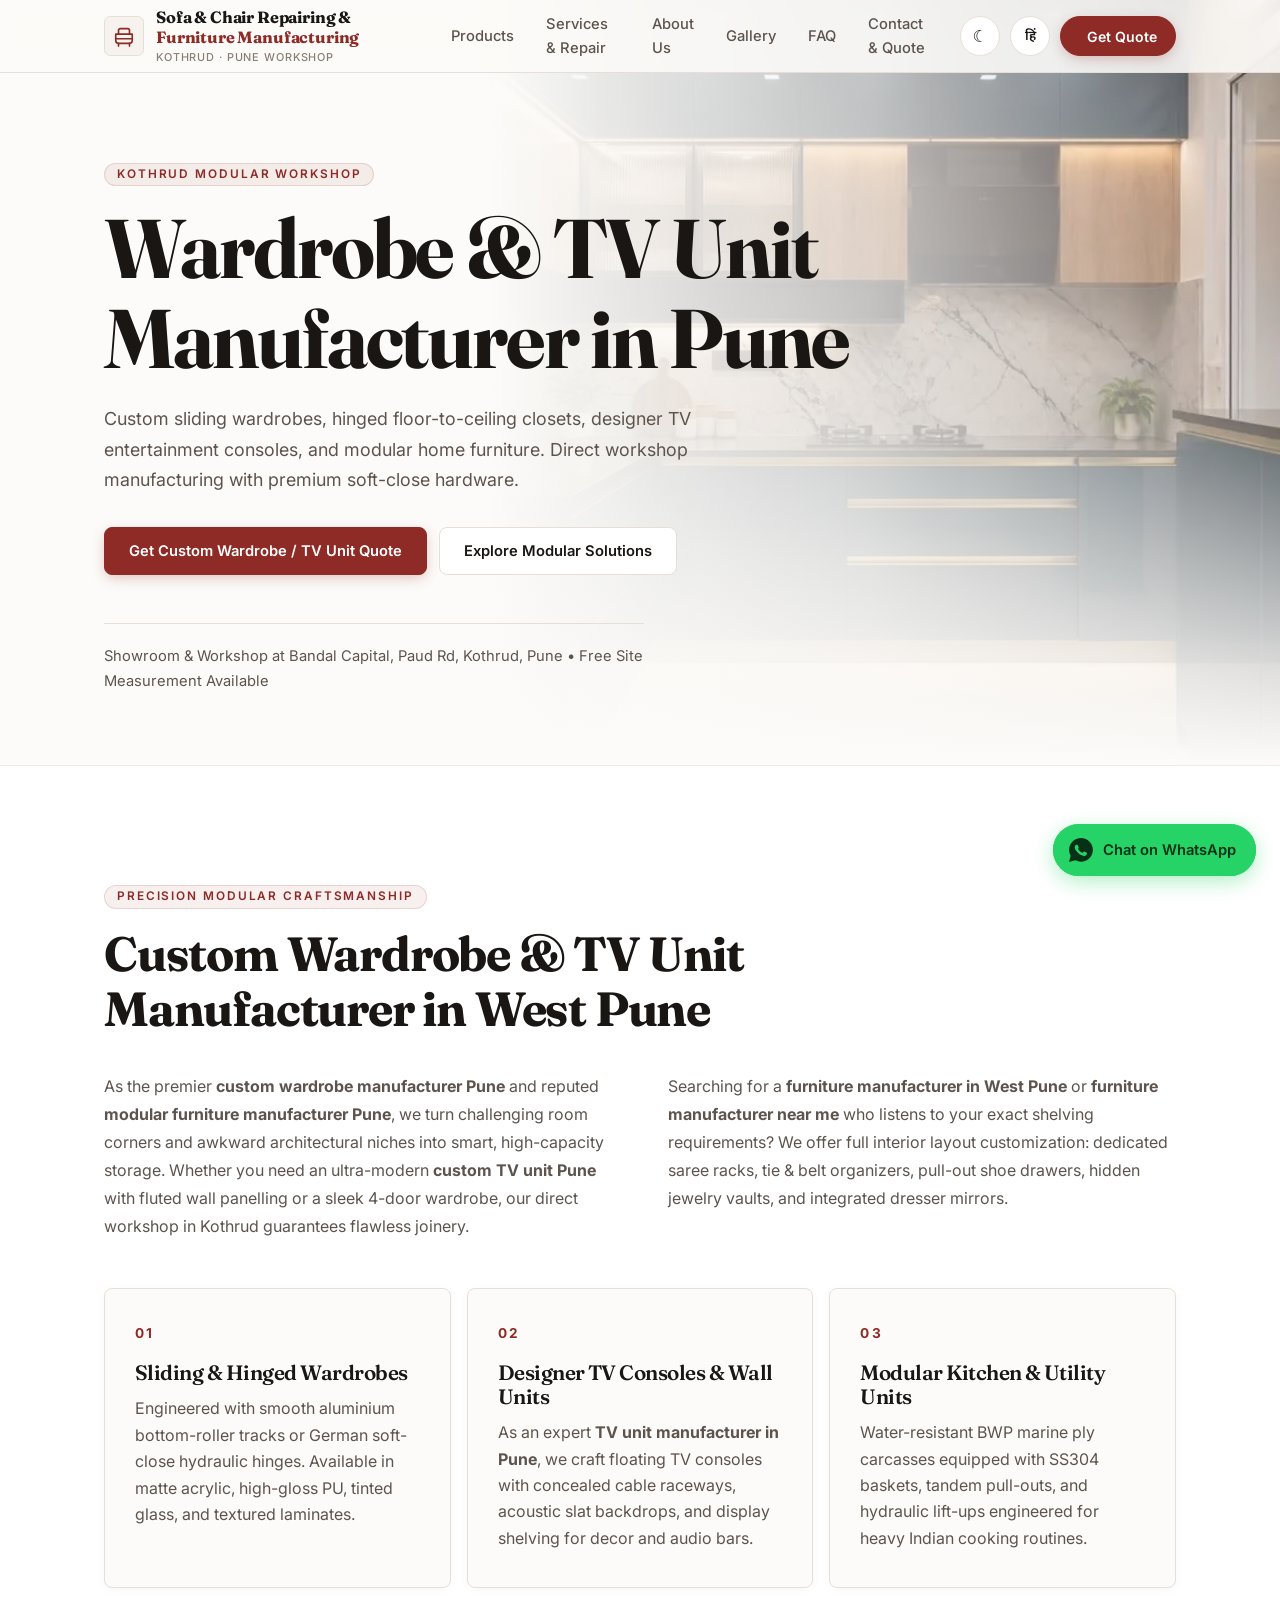
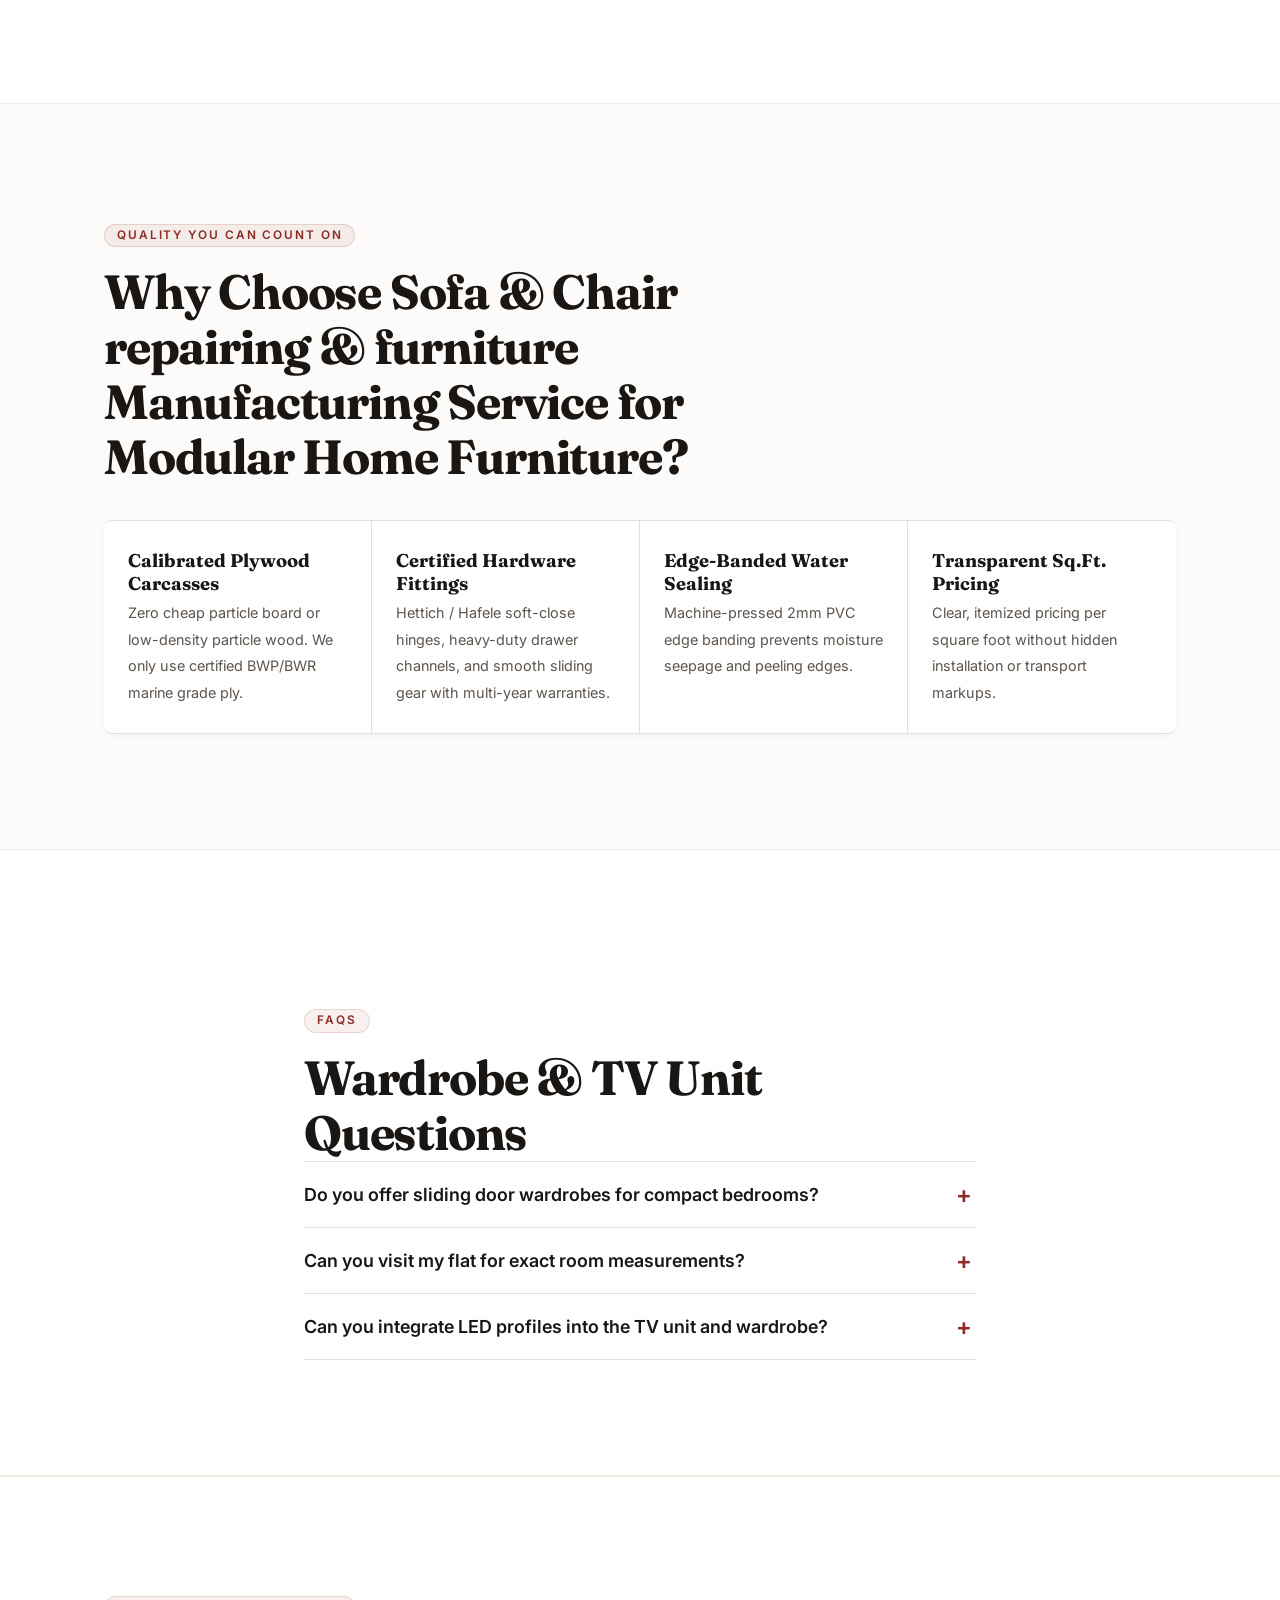
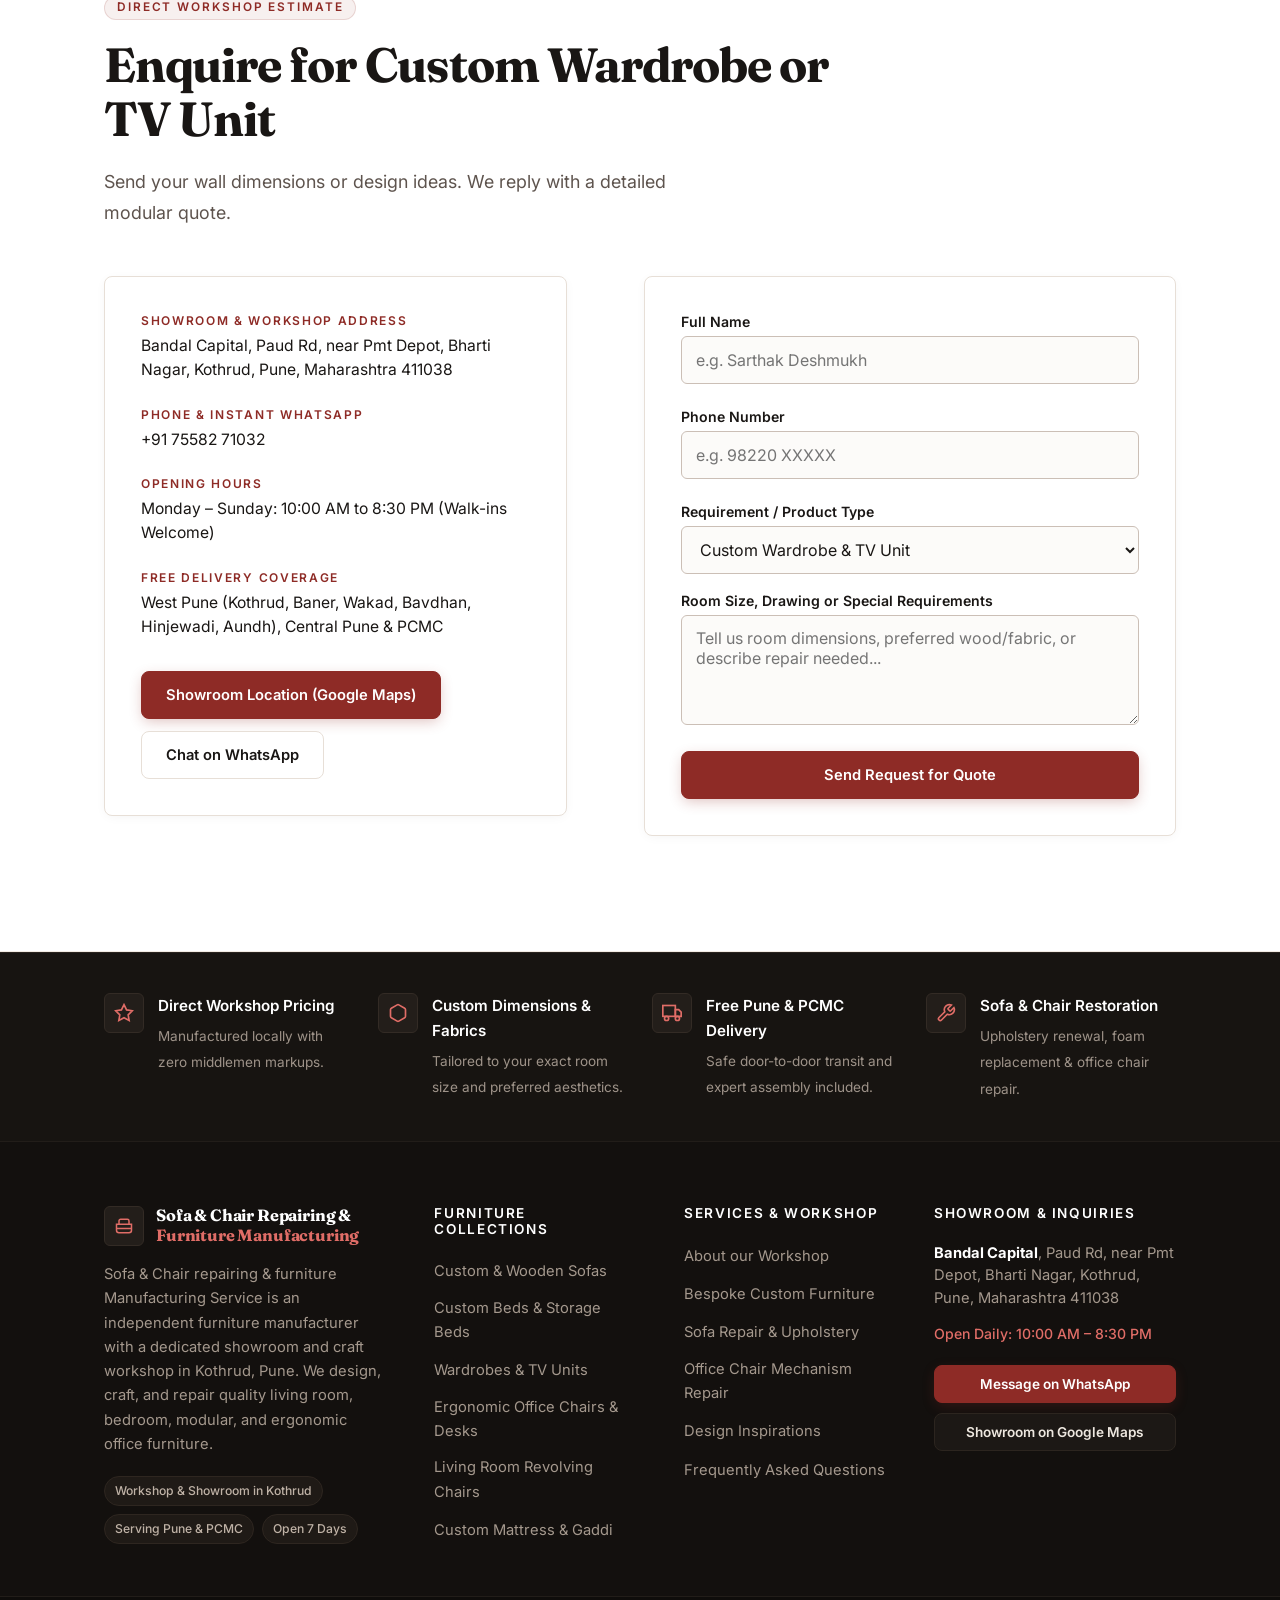
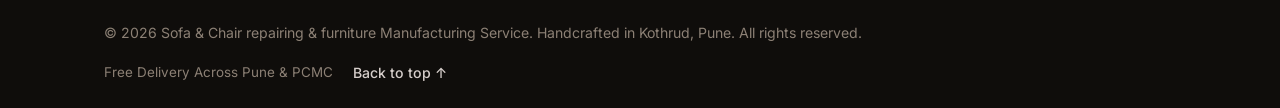
<file: public_html/wardrobes-modular.html>
<!DOCTYPE html>
<html lang="en">
<head>
<meta charset="utf-8">
<script>try{var t=localStorage.getItem("pf_theme");if(t==="dark")document.documentElement.dataset.theme=t}catch(e){}</script>
<meta name="viewport" content="width=device-width, initial-scale=1, viewport-fit=cover">
<title>Wardrobe Manufacturer in Pune | Custom TV Unit & Modular Furniture Pune</title>
<meta name="description" content="Leading custom wardrobe manufacturer in Pune & modular furniture manufacturer in West Pune. Sliding wardrobes, walk-in closets, TV units & modular kitchen units.">
<meta name="keywords" content="Wardrobe Manufacturer in Pune, Custom Wardrobe Manufacturer Pune, TV Unit Manufacturer in Pune, Custom TV Unit Pune, Modular Furniture Manufacturer Pune, Home Furniture Manufacturer Pune, Furniture Manufacturer in West Pune, Furniture Manufacturer West Pune, Custom Furniture Manufacturer Pune, Wardrobe Bed TV Unit Manufacturer Pune, Furniture Manufacturer Near Me, Custom Furniture Near Me, Best Furniture Manufacturer in Pune">
<link rel="canonical" href="https://www.example.com/wardrobes-modular.html">
<!-- Open Graph / Facebook / WhatsApp -->
<meta property="og:type" content="website">
<meta property="og:site_name" content="Sofa &amp; Chair repairing &amp; furniture Manufacturing Service">
<meta property="og:title" content="Wardrobe & Modular Furniture Manufacturer in Pune | Custom TV Units">
<meta property="og:description" content="Custom sliding wardrobes, modular TV entertainment units, and modular home furniture manufacturer in West Pune. Precision designs at factory direct prices.">
<meta property="og:image" content="images/custom-wardrobe-tv-unit-modular-pune.webp">
<meta property="og:image:alt" content="Wardrobe & Modular Furniture Manufacturer in Pune | Custom TV Units">
<meta property="og:locale" content="en_IN">
<!-- Twitter Card -->
<meta name="twitter:card" content="summary_large_image">
<meta name="twitter:title" content="Wardrobe & Modular Furniture Manufacturer in Pune | Custom TV Units">
<meta name="twitter:description" content="Custom sliding wardrobes, modular TV entertainment units, and modular home furniture manufacturer in West Pune. Precision designs at factory direct prices.">
<meta name="twitter:image" content="images/custom-wardrobe-tv-unit-modular-pune.webp">
<link rel="preconnect" href="https://fonts.googleapis.com">
<link rel="preconnect" href="https://fonts.gstatic.com" crossorigin>
<link href="https://fonts.googleapis.com/css2?family=Fraunces:opsz,wght@9..144,500;9..144,700&family=Inter:wght@400;500;600;700&family=Noto+Sans+Devanagari:wght@400;600;700&display=swap" rel="stylesheet">
<link rel="stylesheet" href="styles.css">
<script type="application/ld+json">
{
  "@context": "https://schema.org",
  "@type": "Product",
  "name": "Custom Modular Wardrobes & TV Units",
  "image": "images/custom-wardrobe-tv-unit-modular-pune.webp",
  "description": "Floor-to-ceiling sliding wardrobes, modern TV entertainment units, and custom modular home furniture by Sofa & Chair repairing & furniture Manufacturing Service.",
  "brand": {
    "@type": "Brand",
    "name": "Sofa & Chair repairing & furniture Manufacturing Service"
  }
}
</script>
</head>
<body>
<header id="header">
 <div class="wrap header-wrap">
  <a href="index.html" class="logo" aria-label="Sofa &amp; Chair repairing &amp; furniture Manufacturing Service">
   <span class="logo-mark">
    <svg width="22" height="22" viewBox="0 0 24 24" fill="none" stroke="currentColor" stroke-width="1.8" stroke-linecap="round" stroke-linejoin="round">
     <path d="M3 10h18v7a3 3 0 0 1-3 3H6a3 3 0 0 1-3-3v-7z"></path>
     <path d="M6 10V6a2 2 0 0 1 2-2h8a2 2 0 0 1 2 2v4"></path>
     <line x1="3" y1="15" x2="21" y2="15"></line>
     <line x1="6" y1="20" x2="6" y2="23"></line>
     <line x1="18" y1="20" x2="18" y2="23"></line>
    </svg>
   </span>
   <div class="logo-text">
    <span class="brand-name">Sofa &amp; Chair Repairing &amp; <strong>Furniture Manufacturing</strong></span>
    <span class="brand-tagline" data-en="Kothrud · Pune Workshop" data-hi="कोथरूड · पुणे वर्कशॉप">Kothrud · Pune Workshop</span>
   </div>
  </a>
  <nav id="nav" aria-label="Main Navigation">
   <ul class="nav-links">
    <li><a href="index.html#products" class="nav-link" data-en="Products" data-hi="उत्पाद">Products</a></li>
    <li><a href="index.html#services" class="nav-link" data-en="Services & Repair" data-hi="सेवाएँ व रिपेयर">Services & Repair</a></li>
    <li><a href="about.html" class="nav-link" data-en="About Us" data-hi="हमारे बारे में">About Us</a></li>
    <li><a href="index.html#gallery" class="nav-link" data-en="Gallery" data-hi="गैलरी">Gallery</a></li>
    <li><a href="index.html#faq" class="nav-link" data-en="FAQ" data-hi="सवाल-जवाब">FAQ</a></li>
    <li><a href="#contact" class="nav-link" data-en="Contact & Quote" data-hi="संपर्क व कोट">Contact & Quote</a></li>
   </ul>
   <div class="mobile-nav-footer">
    <div class="mobile-contact-card">
     <span class="mob-card-label" data-en="Showroom & Workshop" data-hi="शोरूम व वर्कशॉप">Showroom & Workshop</span>
     <p class="mob-card-addr">Bandal Capital, Paud Rd, near PMT Depot, Kothrud, Pune</p>
     <div class="mob-card-btns">
      <a class="btn primary btn-sm" data-wa href="#contact" data-en="WhatsApp Quote" data-hi="व्हाट्सऐप कोट">WhatsApp Quote</a>
      <a class="btn ghost btn-sm" data-call href="#contact" data-en="Call Now" data-hi="कॉल करें">Call Now</a>
     </div>
    </div>
   </div>
  </nav>
  <div class="tools">
   <button class="theme-pill" id="theme" type="button" aria-label="Switch to dark mode" title="Toggle Theme">☾</button>
   <button class="lang-pill" id="lang" type="button" aria-label="Switch language to Hindi" title="Change Language">हिं</button>
   <a class="btn primary nav-cta" data-wa href="#contact" data-en="Get Quote" data-hi="कोट पाएँ">
    <svg class="cta-wa-icon" viewBox="0 0 24 24" aria-hidden="true"><path d="M12 0C5.4 0 .1 5.3.1 11.9c0 2.1.6 4.1 1.6 5.9L0 24l6.4-1.7a11.9 11.9 0 0 0 5.6 1.4c6.6 0 11.9-5.3 11.9-11.9C23.9 5.3 18.6 0 12 0zm5.6 16.6c-.2.7-1.4 1.3-1.9 1.3-.5.1-1.1.1-3.6-.9-3-1.2-4.9-4.3-5.1-4.5-.1-.2-1.2-1.6-1.2-3s.8-2.1 1-2.4c.3-.3.6-.3.8-.3h.6c.2 0 .4 0 .6.5l.9 2.2c.1.2.1.4 0 .5l-.4.6c-.2.2-.3.3-.1.6.2.3.8 1.3 1.7 2.1 1.1 1 2.1 1.3 2.4 1.5.3.1.5.1.6-.1l.9-1.1c.2-.3.4-.2.6-.1l2 1c.3.1.5.2.5.3.1.2.1.8-.1 1.5z"/></svg>
    <span>Get Quote</span>
   </a>
   <button class="burger" id="burger" type="button" aria-expanded="false" aria-controls="nav" aria-label="Toggle Navigation Menu">
    <span class="b-line b-top"></span>
    <span class="b-line b-mid"></span>
    <span class="b-line b-bot"></span>
   </button>
  </div>
 </div>
 <div class="nav-backdrop" id="navBackdrop"></div>
</header>

<main id="top">
<section class="hero" style="min-height:85svh;">
 <img class="hero-img" src="images/custom-wardrobe-tv-unit-modular-pune.webp" alt="Custom Wardrobe Manufacturer in Pune - Sliding Wardrobes & TV Units" width="800" height="600">
 <div class="hero-shade"></div>
 <div class="wrap">
  <span class="eyebrow" data-en="Kothrud Modular Workshop" data-hi="कोथरूड मॉड्यूलर वर्कशॉप">Kothrud Modular Workshop</span>
  <h1 data-en="Wardrobe & TV Unit Manufacturer in Pune" data-hi="पुणे में वॉर्डरोब और टीवी यूनिट निर्माता">Wardrobe & TV Unit Manufacturer in Pune</h1>
  <p class="lead" data-en="Custom sliding wardrobes, hinged floor-to-ceiling closets, designer TV entertainment consoles, and modular home furniture. Direct workshop manufacturing with premium soft-close hardware." data-hi="कस्टम स्लाइडिंग वॉर्डरोब, हिंज्ड अलमारी, डिज़ाइनर टीवी यूनिट और मॉड्यूलर फर्नीचर सीधे वर्कशॉप से।">
   Custom sliding wardrobes, hinged floor-to-ceiling closets, designer TV entertainment consoles, and modular home furniture. Direct workshop manufacturing with premium soft-close hardware.
  </p>
  <div class="row">
   <a class="btn primary" data-wa href="#contact" data-en="Get Custom Wardrobe / TV Unit Quote" data-hi="वॉर्डरोब / टीवी यूनिट कोट पाएँ">Get Custom Wardrobe / TV Unit Quote</a>
   <a class="btn ghost" href="#solutions" data-en="Explore Modular Solutions" data-hi="मॉड्यूलर विकल्प देखें">Explore Modular Solutions</a>
  </div>
  <p class="addr">
   <span>Showroom & Workshop at Bandal Capital, Paud Rd, Kothrud, Pune • Free Site Measurement Available</span>
  </p>
 </div>
</section>

<section id="solutions" class="band">
 <div class="wrap">
  <span class="eyebrow" data-en="Precision Modular Craftsmanship" data-hi="सटीक मॉड्यूलर निर्माण">Precision Modular Craftsmanship</span>
  <h2>Custom Wardrobe & TV Unit Manufacturer in West Pune</h2>
  <div class="seo rv in">
   <p>
    As the premier <strong>custom wardrobe manufacturer Pune</strong> and reputed <strong>modular furniture manufacturer Pune</strong>, we turn challenging room corners and awkward architectural niches into smart, high-capacity storage. Whether you need an ultra-modern <strong>custom TV unit Pune</strong> with fluted wall panelling or a sleek 4-door wardrobe, our direct workshop in Kothrud guarantees flawless joinery.
   </p>
   <p>
    Searching for a <strong>furniture manufacturer in West Pune</strong> or <strong>furniture manufacturer near me</strong> who listens to your exact shelving requirements? We offer full interior layout customization: dedicated saree racks, tie & belt organizers, pull-out shoe drawers, hidden jewelry vaults, and integrated dresser mirrors.
   </p>
  </div>

  <div class="cols rv in" style="margin-top:40px;">
   <div>
    <span class="n">01</span>
    <h3>Sliding & Hinged Wardrobes</h3>
    <p>Engineered with smooth aluminium bottom-roller tracks or German soft-close hydraulic hinges. Available in matte acrylic, high-gloss PU, tinted glass, and textured laminates.</p>
   </div>
   <div>
    <span class="n">02</span>
    <h3>Designer TV Consoles & Wall Units</h3>
    <p>As an expert <strong>TV unit manufacturer in Pune</strong>, we craft floating TV consoles with concealed cable raceways, acoustic slat backdrops, and display shelving for decor and audio bars.</p>
   </div>
   <div>
    <span class="n">03</span>
    <h3>Modular Kitchen & Utility Units</h3>
    <p>Water-resistant BWP marine ply carcasses equipped with SS304 baskets, tandem pull-outs, and hydraulic lift-ups engineered for heavy Indian cooking routines.</p>
   </div>
  </div>
 </div>
</section>

<section>
 <div class="wrap">
  <span class="eyebrow" data-en="Quality You Can Count On" data-hi="भरोसेमंद गुणवत्ता">Quality You Can Count On</span>
  <h2>Why Choose Sofa & Chair repairing & furniture Manufacturing Service for Modular Home Furniture?</h2>
  <div class="facts" style="margin-top:36px;">
   <div>
    <b>Calibrated Plywood Carcasses</b>
    <span>Zero cheap particle board or low-density particle wood. We only use certified BWP/BWR marine grade ply.</span>
   </div>
   <div>
    <b>Certified Hardware Fittings</b>
    <span>Hettich / Hafele soft-close hinges, heavy-duty drawer channels, and smooth sliding gear with multi-year warranties.</span>
   </div>
   <div>
    <b>Edge-Banded Water Sealing</b>
    <span>Machine-pressed 2mm PVC edge banding prevents moisture seepage and peeling edges.</span>
   </div>
   <div>
    <b>Transparent Sq.Ft. Pricing</b>
    <span>Clear, itemized pricing per square foot without hidden installation or transport markups.</span>
   </div>
  </div>
 </div>
</section>

<section class="band">
 <div class="wrap faq">
  <span class="eyebrow">FAQs</span>
  <h2>Wardrobe & TV Unit Questions</h2>
  <details>
   <summary>Do you offer sliding door wardrobes for compact bedrooms?</summary>
   <p>Yes. Sliding door wardrobes are ideal for bedrooms in Pune where swing doors might hit the bed. We use heavy-duty anti-jump tracks that glide silently and save valuable floor clearance.</p>
  </details>
  <details>
   <summary>Can you visit my flat for exact room measurements?</summary>
   <p>Yes! We provide on-site measurement consultations across Kothrud, Baner, Wakad, Hinjewadi, Aundh, Bavdhan, and PCMC to measure walls, switchboards, and floor levels accurately before manufacturing.</p>
  </details>
  <details>
   <summary>Can you integrate LED profiles into the TV unit and wardrobe?</summary>
   <p>Yes, we build concealed grooves for 3000K warm-white LED profile diffusers with sensor switches that light up automatically when doors open or highlight your TV wall at night.</p>
  </details>
 </div>
</section>

<section id="contact" class="band">
 <div class="wrap">
  <span class="eyebrow" data-en="Direct Workshop Estimate" data-hi="सीधा वर्कशॉप कोट">Direct Workshop Estimate</span>
  <h2 data-en="Enquire for Custom Wardrobe or TV Unit" data-hi="बताइए आपको क्या चाहिए - सीधा कोट पाएँ">Enquire for Custom Wardrobe or TV Unit</h2>
  <p class="lead" data-en="Send your wall dimensions or design ideas. We reply with a detailed modular quote." data-hi="अपने कमरे का साइज़ या फ़ोटो भेजें। हम तुरंत कोट के साथ जवाब देते हैं।">Send your wall dimensions or design ideas. We reply with a detailed modular quote.</p>
  <div class="cgrid">
   <dl class="info">
    <dt data-en="Showroom & Workshop Address" data-hi="शोरूम व वर्कशॉप पता">Showroom & Workshop Address</dt>
    <dd>Bandal Capital, Paud Rd, near Pmt Depot, Bharti Nagar, Kothrud, Pune, Maharashtra 411038</dd>
    <dt data-en="Phone & Instant WhatsApp" data-hi="फ़ोन और व्हाट्सऐप">Phone & Instant WhatsApp</dt>
    <dd id="phoneDd"><a href="tel:+917558271032">+91 75582 71032</a></dd>
    <dt data-en="Opening Hours" data-hi="खुलने का समय">Opening Hours</dt>
    <dd data-en="Monday – Sunday: 10:00 AM to 8:30 PM (Walk-ins Welcome)" data-hi="सोमवार – रविवार: सुबह 10:00 से रात 8:30 (शोरूम कभी भी आ सकते हैं)">Monday – Sunday: 10:00 AM to 8:30 PM (Walk-ins Welcome)</dd>
    <dt data-en="Free Delivery Coverage" data-hi="मुफ़्त डिलीवरी क्षेत्र">Free Delivery Coverage</dt>
    <dd data-en="West Pune (Kothrud, Baner, Wakad, Bavdhan, Hinjewadi, Aundh), Central Pune & PCMC" data-hi="वेस्ट पुणे (कोथरूड, बानेर, वाकड, बावधन, हिंजवडी, औंध), पूरा पुणे और PCMC">West Pune (Kothrud, Baner, Wakad, Bavdhan, Hinjewadi, Aundh), Central Pune & PCMC</dd>
    <div class="row">
     <a class="btn primary" data-dir target="_blank" rel="noopener" href="#" data-en="Showroom Location (Google Maps)" data-hi="शोरूम लोकेशन (गूगल मैप्स)">Showroom Location (Google Maps)</a>
     <a class="btn ghost" data-wa href="#contact" data-en="Chat on WhatsApp" data-hi="व्हाट्सऐप पर चैट करें">Chat on WhatsApp</a>
    </div>
   </dl>
   <form id="form" novalidate method="post" action="contact.php">
    <div style="position:absolute;left:-9999px" aria-hidden="true"><label>Website <input name="website" tabindex="-1" autocomplete="off"></label></div>
    <div><label for="name" data-en="Full Name" data-hi="पूरा नाम">Full Name</label><input id="name" name="name" autocomplete="name" required placeholder="e.g. Sarthak Deshmukh"><div class="err" id="e-name"></div></div>
    <div><label for="phone" data-en="Phone Number" data-hi="फ़ोन नंबर">Phone Number</label><input id="phone" name="phone" type="tel" inputmode="tel" autocomplete="tel" required placeholder="e.g. 98220 XXXXX"><div class="err" id="e-phone"></div></div>
    <div><label for="interest" data-en="Requirement / Product Type" data-hi="आवश्यकता / उत्पाद">Requirement / Product Type</label>
     <select id="interest" name="interest">
      <option selected>Custom Wardrobe & TV Unit</option>
      <option>Luxury Wooden Sofa</option>
      <option>Custom L-Shape Sofa</option>
      <option>Beds & Bedroom Furniture</option>
      <option>Custom Wardrobe & TV Unit</option>
      <option>Office Chairs & Workstations</option>
      <option>Living Room Revolving Chair</option>
      <option>Custom Mattress & Gaddi</option>
      <option>Sofa Repair & Foam Replacement</option>
      <option>Office Chair Hydraulic Repair</option>
      <option>Complete Home Furnishing</option>
     </select>
    </div>
    <div><label for="msg" data-en="Room Size, Drawing or Special Requirements" data-hi="कमरे का साइज़, डिज़ाइन या जानकारी">Room Size, Drawing or Special Requirements</label><textarea id="msg" name="msg" placeholder="Tell us room dimensions, preferred wood/fabric, or describe repair needed..."></textarea></div>
    <button class="btn primary" type="submit" data-en="Send Request for Quote" data-hi="कोट के लिए पूछताछ भेजें">Send Request for Quote</button>
    <div class="status" id="status" role="status"></div>
   </form>
  </div>
 </div>
</section>
</main>

<footer class="site-footer">
 <div class="footer-perks">
  <div class="wrap">
   <div class="perks-grid">
    <div class="perk-item">
     <div class="perk-icon">
      <svg width="20" height="20" viewBox="0 0 24 24" fill="none" stroke="currentColor" stroke-width="2"><path d="M12 2l3.09 6.26L22 9.27l-5 4.87 1.18 6.88L12 17.77l-6.18 3.25L7 14.14 2 9.27l6.91-1.01L12 2z"/></svg>
     </div>
     <div>
      <strong data-en="Direct Workshop Pricing" data-hi="डायरेक्ट वर्कशॉप कीमत">Direct Workshop Pricing</strong>
      <span data-en="Manufactured locally with zero middlemen markups." data-hi="स्थानीय स्तर पर निर्मित, बिना किसी बिचौलिये के।">Manufactured locally with zero middlemen markups.</span>
     </div>
    </div>
    <div class="perk-item">
     <div class="perk-icon">
      <svg width="20" height="20" viewBox="0 0 24 24" fill="none" stroke="currentColor" stroke-width="2"><path d="M21 16V8a2 2 0 0 0-1-1.73l-7-4a2 2 0 0 0-2 0l-7 4A2 2 0 0 0 3 8v8a2 2 0 0 0 1 1.73l7 4a2 2 0 0 0 2 0l7-4A2 2 0 0 0 21 16z"/></svg>
     </div>
     <div>
      <strong data-en="Custom Dimensions & Fabrics" data-hi="मनचाहा साइज़ और कपड़ा">Custom Dimensions & Fabrics</strong>
      <span data-en="Tailored to your exact room size and preferred aesthetics." data-hi="आपके कमरे के सटीक साइज़ और पसंद के अनुसार।">Tailored to your exact room size and preferred aesthetics.</span>
     </div>
    </div>
    <div class="perk-item">
     <div class="perk-icon">
      <svg width="20" height="20" viewBox="0 0 24 24" fill="none" stroke="currentColor" stroke-width="2"><rect x="1" y="3" width="15" height="13"></rect><polygon points="16 8 20 8 23 11 23 16 16 16 16 8"></polygon><circle cx="5.5" cy="18.5" r="2.5"></circle><circle cx="18.5" cy="18.5" r="2.5"></circle></svg>
     </div>
     <div>
      <strong data-en="Free Pune & PCMC Delivery" data-hi="पुणे और PCMC में मुफ़्त डिलीवरी">Free Pune & PCMC Delivery</strong>
      <span data-en="Safe door-to-door transit and expert assembly included." data-hi="सुरक्षित डिलीवरी और पेशेवर असेंबली शामिल।">Safe door-to-door transit and expert assembly included.</span>
     </div>
    </div>
    <div class="perk-item">
     <div class="perk-icon">
      <svg width="20" height="20" viewBox="0 0 24 24" fill="none" stroke="currentColor" stroke-width="2"><path d="M14.7 6.3a1 1 0 0 0 0 1.4l1.6 1.6a1 1 0 0 0 1.4 0l3.77-3.77a6 6 0 0 1-7.94 7.94l-6.91 6.91a2.12 2.12 0 0 1-3-3l6.91-6.91a6 6 0 0 1 7.94-7.94l-3.76 3.76z"/></svg>
     </div>
     <div>
      <strong data-en="Sofa & Chair Restoration" data-hi="सोफा व कुर्सी मरम्मत">Sofa & Chair Restoration</strong>
      <span data-en="Upholstery renewal, foam replacement & office chair repair." data-hi="अपहोल्स्ट्री रिपेयर, फ़ोम बदलना और चेयर रिपेयर।">Upholstery renewal, foam replacement & office chair repair.</span>
     </div>
    </div>
   </div>
  </div>
 </div>

 <div class="footer-main">
  <div class="wrap footer-grid">
   <div class="footer-col col-brand">
    <a href="index.html" class="logo footer-logo">
     <span class="logo-mark">
      <svg width="20" height="20" viewBox="0 0 24 24" fill="none" stroke="currentColor" stroke-width="1.8"><path d="M3 10h18v7a3 3 0 0 1-3 3H6a3 3 0 0 1-3-3v-7z"/><path d="M6 10V6a2 2 0 0 1 2-2h8a2 2 0 0 1 2 2v4"/><line x1="3" y1="15" x2="21" y2="15"/></svg>
     </span>
     <span class="brand-name">Sofa &amp; Chair Repairing &amp; <strong>Furniture Manufacturing</strong></span>
    </a>
    <p class="footer-bio" data-en="Sofa & Chair repairing & furniture Manufacturing Service is an independent furniture manufacturer with a dedicated showroom and craft workshop in Kothrud, Pune. We design, craft, and repair quality living room, bedroom, modular, and ergonomic office furniture." data-hi="Sofa & Chair repairing & furniture Manufacturing Service कोथरूड, पुणे में एक स्वतंत्र फर्नीचर निर्माता है जहाँ शोरूम और वर्कशॉप दोनों उपलब्ध हैं। हम लिविंग रूम, बेडरूम, मॉड्यूलर और ऑफिस फर्नीचर बनाते और रिपेयर करते हैं।">
     Sofa & Chair repairing & furniture Manufacturing Service is an independent furniture manufacturer with a dedicated showroom and craft workshop in Kothrud, Pune. We design, craft, and repair quality living room, bedroom, modular, and ergonomic office furniture.
    </p>
    <div class="footer-badges">
     <span class="f-badge" data-en="Workshop & Showroom in Kothrud" data-hi="कोथरूड में वर्कशॉप व शोरूम">Workshop & Showroom in Kothrud</span>
     <span class="f-badge" data-en="Serving Pune & PCMC" data-hi="पुणे और PCMC में सेवा">Serving Pune & PCMC</span>
     <span class="f-badge" data-en="Open 7 Days" data-hi="सातों दिन खुला">Open 7 Days</span>
    </div>
   </div>

   <div class="footer-col">
    <h4 class="footer-heading" data-en="Furniture Collections" data-hi="फर्नीचर संग्रह">Furniture Collections</h4>
    <ul class="footer-links">
     <li><a href="sofas.html" data-en="Custom & Wooden Sofas" data-hi="कस्टम और लकड़ी के सोफा">Custom & Wooden Sofas</a></li>
     <li><a href="beds.html" data-en="Custom Beds & Storage Beds" data-hi="कस्टम बेड और स्टोरेज बेड">Custom Beds & Storage Beds</a></li>
     <li><a href="wardrobes-modular.html" data-en="Wardrobes & TV Units" data-hi="वॉर्डरोब और टीवी यूनिट">Wardrobes & TV Units</a></li>
     <li><a href="office-furniture.html" data-en="Ergonomic Office Chairs & Desks" data-hi="ऑफिस चेयर और वर्कस्टेशन">Ergonomic Office Chairs & Desks</a></li>
     <li><a href="revolving-chairs.html" data-en="Living Room Revolving Chairs" data-hi="लिविंग रूम रिवॉल्विंग चेयर">Living Room Revolving Chairs</a></li>
     <li><a href="mattress.html" data-en="Custom Mattress & Gaddi" data-hi="कस्टम गद्दे और सोफा गद्दी">Custom Mattress & Gaddi</a></li>
    </ul>
   </div>

   <div class="footer-col">
    <h4 class="footer-heading" data-en="Services & Workshop" data-hi="सेवाएँ व वर्कशॉप">Services & Workshop</h4>
    <ul class="footer-links">
     <li><a href="about.html" data-en="About our Workshop" data-hi="हमारी वर्कशॉप के बारे में">About our Workshop</a></li>
     <li><a href="index.html#services" data-en="Bespoke Custom Furniture" data-hi="कस्टम फर्नीचर निर्माण">Bespoke Custom Furniture</a></li>
     <li><a href="sofas.html#repair" data-en="Sofa Repair & Upholstery" data-hi="सोफा रिपेयर व अपहोल्स्ट्री">Sofa Repair & Upholstery</a></li>
     <li><a href="office-furniture.html#repair" data-en="Office Chair Mechanism Repair" data-hi="ऑफिस चेयर रिपेयर">Office Chair Mechanism Repair</a></li>
     <li><a href="index.html#gallery" data-en="Design Inspirations" data-hi="डिज़ाइन प्रेरणाएँ">Design Inspirations</a></li>
     <li><a href="index.html#faq" data-en="Frequently Asked Questions" data-hi="अक्सर पूछे जाने वाले सवाल">Frequently Asked Questions</a></li>
    </ul>
   </div>

   <div class="footer-col col-contact">
    <h4 class="footer-heading" data-en="Showroom & Inquiries" data-hi="शोरूम और पूछताछ">Showroom & Inquiries</h4>
    <div class="footer-contact-block">
     <p class="f-addr">
      <strong>Bandal Capital</strong>, Paud Rd, near Pmt Depot, Bharti Nagar, Kothrud, Pune, Maharashtra 411038
     </p>
     <p class="f-hours" data-en="Open Daily: 10:00 AM – 8:30 PM" data-hi="प्रतिदिन खुला: 10:00 AM – 8:30 PM">Open Daily: 10:00 AM – 8:30 PM</p>
     <div class="f-contact-actions">
      <a class="btn primary btn-sm w-100" data-wa href="#contact" data-en="Message on WhatsApp" data-hi="व्हाट्सऐप पर मैसेज करें">Message on WhatsApp</a>
      <a class="btn ghost btn-sm w-100" data-dir target="_blank" rel="noopener" href="#" data-en="Showroom on Google Maps" data-hi="गूगल मैप्स पर देखें">Showroom on Google Maps</a>
     </div>
    </div>
   </div>
  </div>
 </div>

 <div class="footer-bottom">
  <div class="wrap f-bottom-wrap">
   <p class="f-copy">© <span id="yr"></span> Sofa &amp; Chair repairing &amp; furniture Manufacturing Service. <span data-en="Handcrafted in Kothrud, Pune. All rights reserved." data-hi="कोथरूड, पुणे में निर्मित। सर्वाधिकार सुरक्षित।">Handcrafted in Kothrud, Pune. All rights reserved.</span></p>
   <div class="f-bottom-right">
    <span class="f-note" data-en="Free Delivery Across Pune & PCMC" data-hi="पुणे और PCMC में मुफ़्त डिलीवरी">Free Delivery Across Pune & PCMC</span>
    <a href="#top" class="back-to-top" aria-label="Back to top" data-en="Back to top ↑" data-hi="ऊपर जाएँ ↑">Back to top ↑</a>
   </div>
  </div>
 </div>
</footer>
<a class="wafab" data-wa href="#contact" aria-label="Chat on WhatsApp"><svg viewBox="0 0 24 24" aria-hidden="true"><path d="M12 0C5.4 0 .1 5.3.1 11.9c0 2.1.6 4.1 1.6 5.9L0 24l6.4-1.7a11.9 11.9 0 0 0 5.6 1.4c6.6 0 11.9-5.3 11.9-11.9C23.9 5.3 18.6 0 12 0zm5.6 16.6c-.2.7-1.4 1.3-1.9 1.3-.5.1-1.1.1-3.6-.9-3-1.2-4.9-4.3-5.1-4.5-.1-.2-1.2-1.6-1.2-3s.8-2.1 1-2.4c.3-.3.6-.3.8-.3h.6c.2 0 .4 0 .6.5l.9 2.2c.1.2.1.4 0 .5l-.4.6c-.2.2-.3.3-.1.6.2.3.8 1.3 1.7 2.1 1.1 1 2.1 1.3 2.4 1.5.3.1.5.1.6-.1l.9-1.1c.2-.3.4-.2.6-.1l2 1c.3.1.5.2.5.3.1.2.1.8-.1 1.5z"/></svg><span data-en="Chat on WhatsApp" data-hi="व्हाट्सऐप पर चैट करें">Chat on WhatsApp</span></a>
<div class="bar">
 <a class="btn" data-call href="#contact" data-en="Call Showroom" data-hi="कॉल करें">Call Showroom</a>
 <a class="btn primary" data-wa href="#contact" data-en="WhatsApp Quote" data-hi="व्हाट्सऐप">WhatsApp Quote</a>
</div>

<script src="config.js"></script>
<script>
const $=s=>document.querySelector(s),$$=s=>[...document.querySelectorAll(s)];
let lang="en";
function applyTheme(t,save){document.documentElement.dataset.theme=t;const b=$("#theme");if(b){b.textContent=t==="dark"?"☀":"☾";b.setAttribute("aria-label",t==="dark"?"Switch to light mode":"Switch to dark mode")};if(save)try{localStorage.setItem("pf_theme",t)}catch(e){}}
if($("#theme"))$("#theme").onclick=()=>applyTheme(document.documentElement.dataset.theme==="dark"?"light":"dark",true);
applyTheme(document.documentElement.dataset.theme==="dark"?"dark":"light",false);

const T={en:{wa:"Hi Sofa & Chair Repairing & Furniture Manufacturing Service, I would like a quote.",ok:"Thank you. We will get back to you.",np:"This form is not connected yet, so nothing was sent. Please visit showroom or message on WhatsApp.",rn:"Please enter your name.",rp:"Please enter a valid phone number."},
hi:{wa:"नमस्ते Sofa & Chair Repairing & Furniture Manufacturing Service, मुझे कोट चाहिए।",ok:"धन्यवाद। हम आपसे संपर्क करेंगे।",np:"यह फ़ॉर्म अभी जुड़ा नहीं है। कृपया शोरूम आएँ या व्हाट्सऐप करें।",rn:"कृपया अपना नाम लिखें।",rp:"कृपया सही फ़ोन नंबर लिखें।"}};

function links(){
  const msg=encodeURIComponent(T[lang].wa);
  $$("[data-wa]").forEach(a=>{a.href=CONFIG.phone?`https://wa.me/${CONFIG.phone}?text=${msg}`:"#contact";if(CONFIG.phone){a.target="_blank";a.rel="noopener"}});
  $$("[data-call]").forEach(a=>a.href=CONFIG.phone?`tel:+${CONFIG.phone}`:"#contact");
  $$("[data-dir]").forEach(a=>{if(a.target==="_blank"){a.href="https://www.google.com/maps/search/?api=1&query="+encodeURIComponent(CONFIG.address)}else{a.href="#contact"}});
  if(CONFIG.phone&&$("#phoneDd")){$("#phoneDd").innerHTML=`<a href="tel:+${CONFIG.phone}">${CONFIG.phoneDisplay||"+"+CONFIG.phone}</a>`}
}
function setLang(l){
  lang=l;document.documentElement.lang=l;try{localStorage.setItem("pf_lang",l)}catch(e){}
  $$("[data-en]").forEach(e=>{if(e.dataset[l])e.innerHTML=e.dataset[l]});
  if($("#lang")){$("#lang").textContent=l==="en"?"हिं":"EN";$("#lang").setAttribute("aria-label",l==="en"?"Switch language to Hindi":"Switch language to English")}
  links();
}
if($("#lang"))$("#lang").onclick=()=>setLang(lang==="en"?"hi":"en");

const nav=$("#nav"),bg=$("#burger"),nb=$("#navBackdrop");
function closeNav(){if(nav)nav.classList.remove("open");if(bg)bg.setAttribute("aria-expanded","false");if(nb)nb.classList.remove("open")}
function openNav(){if(nav)nav.classList.add("open");if(bg)bg.setAttribute("aria-expanded","true");if(nb)nb.classList.add("open")}
if(bg)bg.onclick=()=>{nav.classList.contains("open")?closeNav():openNav()};
if(nb)nb.onclick=closeNav;
$$("nav a").forEach(a=>a.onclick=closeNav);
document.addEventListener("keydown",e=>{if(e.key==="Escape")closeNav()});
window.addEventListener("resize",()=>{if(window.innerWidth>960)closeNav()});

const form=$("#form");
if(form){
  form.addEventListener("submit",async e=>{
    e.preventDefault();
    const n=$("#name"),p=$("#phone"),st=$("#status");
    const okN=n.value.trim().length>1,okP=/^[+\d][\d\s-]{8,14}$/.test(p.value.trim());
    $("#e-name").textContent=okN?"":T[lang].rn;n.setAttribute("aria-invalid",!okN);
    $("#e-phone").textContent=okP?"":T[lang].rp;p.setAttribute("aria-invalid",!okP);
    if(!okN||!okP){(okN?p:n).focus();return}
    st.classList.add("show");
    if(!CONFIG.formEndpoint){st.textContent=T[lang].np;return}
    try{
      const r=await fetch(CONFIG.formEndpoint,{method:"POST",body:new FormData(e.target)});
      if(!r.ok)throw 0;
      st.textContent=T[lang].ok;
      e.target.reset();
    }catch{
      st.textContent=lang==="en"?"Could not send. Please message on WhatsApp or call us.":"भेजा नहीं जा सका। कृपया व्हाट्सऐप या कॉल करें।";
    }
  });
}
if($("#yr"))$("#yr").textContent=new Date().getFullYear();
if("IntersectionObserver" in window){const io=new IntersectionObserver(es=>es.forEach(x=>{if(x.isIntersecting){x.target.classList.add("in");io.unobserve(x.target)}}),{threshold:.12});$$(".rv").forEach(r=>io.observe(r))}else $$(".rv").forEach(r=>r.classList.add("in"));
try{if(localStorage.getItem("pf_lang")==="hi")setLang("hi")}catch(e){}
links();
</script>
</body>
</html>
</file>
<file: public_html/styles.css>
/* ==========================================================================
   PUNE FURNITURES - MINIMAL & PROFESSIONAL STYLESHEET
   Direct-from-workshop furniture manufacturer in Kothrud, Pune
   ========================================================================== */

:root {
  /* Color Palette - Warm Architectural Modern */
  --bg: #fcfbf9;
  --surface: #ffffff;
  --surface2: #f6f3ee;
  --surface3: #ede7df;
  --text: #191614;
  --muted: #5e544e;
  --muted2: #8a7f77;
  
  /* Primary Accent - Refined Warm Crimson / Terracotta */
  --accent: #8e2b26;
  --accent-h: #74201c;
  --accent-subtle: rgba(142, 43, 38, 0.07);
  --accent-light: #fcf4f2;
  --on-accent: #ffffff;
  --at: #8e2b26;
  
  /* Borders & Dividers */
  --border: #e7dfd7;
  --border-light: #f2ebe4;
  --bd2: #cbbfb6;
  
  /* Status & Accents */
  --err: #b3261e;
  --sh: 252, 251, 249;
  --card-sh: 0 2px 12px -2px rgba(25, 22, 20, 0.05);
  --card-sh-h: 0 10px 28px -4px rgba(25, 22, 20, 0.09);
  
  /* Geometry & Typography */
  --r: 8px;
  --r-sm: 6px;
  --r-lg: 14px;
  --pad: clamp(20px, 5vw, 64px);
  --disp: 'Fraunces', Georgia, serif;
  --body: 'Inter', 'Noto Sans Devanagari', system-ui, -apple-system, sans-serif;
}

:root[lang=hi] {
  --disp: 'Noto Sans Devanagari', 'Fraunces', sans-serif;
}

:root[data-theme=dark] {
  --bg: #0e0d0c;
  --surface: #171513;
  --surface2: #211d1a;
  --surface3: #2c2622;
  --text: #f4efe9;
  --muted: #a69a90;
  --muted2: #756a62;
  
  --accent: #cf4138;
  --accent-h: #ea4d43;
  --accent-subtle: rgba(207, 65, 56, 0.15);
  --accent-light: #281816;
  --on-accent: #ffffff;
  --at: #ff6f75;
  
  --border: #2c2520;
  --border-light: #1f1a17;
  --bd2: #423832;
  --err: #ff8b7c;
  --sh: 14, 13, 12;
  --card-sh: 0 4px 16px -2px rgba(0, 0, 0, 0.4);
  --card-sh-h: 0 12px 32px -4px rgba(0, 0, 0, 0.6);
}

/* Base Reset */
*, *::before, *::after {
  box-sizing: border-box;
  margin: 0;
  padding: 0;
}

html {
  scroll-behavior: smooth;
  scroll-padding-top: 88px;
  background: var(--bg);
  color-scheme: light dark;
}

body {
  font: 400 1rem/1.65 var(--body);
  color: var(--text);
  background: var(--bg);
  padding-bottom: calc(72px + env(safe-area-inset-bottom, 0px));
  -webkit-font-smoothing: antialiased;
  -moz-osx-font-smoothing: grayscale;
  overflow-x: hidden;
}

img, svg {
  max-width: 100%;
  display: block;
}

a {
  color: inherit;
  text-decoration: none;
}

:focus-visible {
  outline: 2px solid var(--accent);
  outline-offset: 3px;
}

.wrap {
  max-width: 1200px;
  margin: 0 auto;
  padding: 0 var(--pad);
}

section {
  padding: clamp(64px, 9vw, 120px) 0;
  position: relative;
}

/* Typography */
h1, h2, h3, h4 {
  font-family: var(--disp);
  font-weight: 700;
  line-height: 1.15;
  letter-spacing: -0.025em;
  color: var(--text);
}

h1 {
  font-size: clamp(2.4rem, 7vw, 5.2rem);
  line-height: 1.08;
}

h2 {
  font-size: clamp(1.9rem, 4vw, 3rem);
  line-height: 1.14;
  max-width: 22ch;
}

h3 {
  font-size: 1.3rem;
  font-weight: 600;
}

.eyebrow {
  display: inline-flex;
  align-items: center;
  gap: 8px;
  font: 600 0.74rem/1 var(--body);
  letter-spacing: 0.16em;
  text-transform: uppercase;
  color: var(--at);
  margin-bottom: 18px;
  padding: 5px 12px;
  background: var(--accent-subtle);
  border: 1px solid rgba(142, 43, 38, 0.15);
  border-radius: 99px;
  width: fit-content;
}

:root[lang=hi] .eyebrow {
  letter-spacing: 0.04em;
}

p.lead {
  color: var(--muted);
  font-size: 1.12rem;
  line-height: 1.7;
  max-width: 54ch;
  margin-top: 20px;
}

/* Buttons */
.btn {
  display: inline-flex;
  align-items: center;
  justify-content: center;
  gap: 8px;
  min-height: 48px;
  padding: 0 24px;
  border-radius: var(--r);
  border: 1px solid var(--border);
  font: 600 0.92rem var(--body);
  text-decoration: none;
  cursor: pointer;
  transition: all 0.22s cubic-bezier(0.16, 1, 0.3, 1);
  background: transparent;
  color: var(--text);
  white-space: nowrap;
}

.btn:hover {
  transform: translateY(-1px);
}

.btn:active {
  transform: translateY(0);
}

.btn.primary {
  background: var(--accent);
  border-color: var(--accent);
  color: var(--on-accent);
  box-shadow: 0 4px 14px -2px rgba(142, 43, 38, 0.3);
}

.btn.primary:hover {
  background: var(--accent-h);
  border-color: var(--accent-h);
  box-shadow: 0 6px 20px -2px rgba(142, 43, 38, 0.4);
}

.btn.ghost {
  background: var(--surface);
  border-color: var(--border);
  color: var(--text);
}

.btn.ghost:hover {
  background: var(--surface2);
  border-color: var(--bd2);
}

.btn.light {
  background: #ffffff;
  color: #191614;
  border-color: #ffffff;
}

.btn.light:hover {
  background: #f6f3ee;
  border-color: #f6f3ee;
}

.btn-sm {
  min-height: 38px;
  padding: 0 16px;
  font-size: 0.85rem;
}

.w-100 {
  width: 100%;
}

.row {
  display: flex;
  flex-wrap: wrap;
  gap: 12px;
  margin-top: 32px;
}

/* ==========================================================================
   NAVIGATION BAR (HEADER)
   ========================================================================== */
header {
  position: fixed;
  inset: 0 0 auto;
  z-index: 60;
  padding-top: env(safe-area-inset-top, 0px);
  background: rgba(var(--sh), 0.88);
  backdrop-filter: blur(16px) saturate(180%);
  -webkit-backdrop-filter: blur(16px) saturate(180%);
  border-bottom: 1px solid var(--border);
  transition: background 0.3s, border-color 0.3s;
}

.header-wrap {
  display: flex;
  align-items: center;
  justify-content: space-between;
  height: 72px;
  gap: 20px;
}

/* Logo */
.logo {
  display: inline-flex;
  align-items: center;
  gap: 12px;
  text-decoration: none;
  color: var(--text);
}

.logo-mark {
  display: flex;
  align-items: center;
  justify-content: center;
  width: 40px;
  height: 40px;
  border-radius: var(--r-sm);
  background: var(--surface2);
  border: 1px solid var(--border);
  color: var(--at);
  flex-shrink: 0;
  transition: transform 0.25s, background 0.25s;
}

.logo:hover .logo-mark {
  transform: scale(1.04);
  background: var(--accent-subtle);
}

.logo-text {
  display: flex;
  flex-direction: column;
}

.brand-name {
  font: 700 1.02rem/1.2 var(--disp);
  max-width: 32ch;
  letter-spacing: -0.01em;
  color: var(--text);
}

.brand-name strong {
  font-weight: 700;
  color: var(--at);
}

.brand-tagline {
  font: 500 0.68rem/1.2 var(--body);
  letter-spacing: 0.08em;
  text-transform: uppercase;
  color: var(--muted2);
  margin-top: 3px;
}

/* Desktop Navigation */
nav {
  display: flex;
  align-items: center;
}

.nav-links {
  display: flex;
  align-items: center;
  gap: 24px;
  list-style: none;
  padding: 0;
}

.nav-link {
  position: relative;
  display: inline-block;
  padding: 8px 4px;
  font-size: 0.92rem;
  font-weight: 500;
  color: var(--muted);
  transition: color 0.2s;
  text-decoration: none;
}

.nav-link::after {
  content: '';
  position: absolute;
  bottom: 0;
  left: 0;
  width: 100%;
  height: 2px;
  background: var(--at);
  transform: scaleX(0);
  transform-origin: right;
  transition: transform 0.25s cubic-bezier(0.16, 1, 0.3, 1);
  border-radius: 2px;
}

.nav-link:hover {
  color: var(--text);
}

.nav-link:hover::after,
.nav-link[aria-current=page]::after {
  transform: scaleX(1);
  transform-origin: left;
}

.nav-link[aria-current=page] {
  color: var(--text);
  font-weight: 600;
}

.mobile-nav-footer {
  display: none;
}

/* Header Tools / Controls */
.tools {
  display: flex;
  align-items: center;
  gap: 10px;
}

.lang-pill, .theme-pill {
  display: inline-flex;
  align-items: center;
  justify-content: center;
  min-height: 40px;
  min-width: 40px;
  padding: 0 12px;
  border: 1px solid var(--border);
  border-radius: 99px;
  background: var(--surface);
  color: var(--text);
  font: 600 0.82rem var(--body);
  cursor: pointer;
  transition: all 0.2s;
}

.theme-pill {
  padding: 0;
  font-size: 1.05rem;
}

.lang-pill:hover, .theme-pill:hover {
  border-color: var(--at);
  background: var(--surface2);
}

.nav-cta {
  min-height: 40px;
  padding: 0 18px;
  font-size: 0.88rem;
  border-radius: 99px;
}

.cta-wa-icon {
  width: 15px;
  height: 15px;
  fill: currentColor;
}

/* Hamburger Button */
.burger {
  display: none;
  flex-direction: column;
  justify-content: center;
  align-items: center;
  gap: 5px;
  width: 42px;
  height: 42px;
  border: 1px solid var(--border);
  border-radius: var(--r-sm);
  background: var(--surface);
  color: var(--text);
  cursor: pointer;
  padding: 0;
  transition: background 0.2s, border-color 0.2s;
}

.burger .b-line {
  width: 20px;
  height: 2px;
  background: currentColor;
  border-radius: 2px;
  transition: transform 0.25s, opacity 0.25s;
}

.burger[aria-expanded=true] .b-top {
  transform: translateY(7px) rotate(45deg);
}

.burger[aria-expanded=true] .b-mid {
  opacity: 0;
  transform: scaleX(0);
}

.burger[aria-expanded=true] .b-bot {
  transform: translateY(-7px) rotate(-45deg);
}

.nav-backdrop {
  display: none;
}

/* Mobile Nav Drawer & Responsive Header */
@media (max-width: 960px) {
  .header-wrap {
    height: 64px;
    gap: 8px;
  }

  .logo {
    gap: 8px;
    min-width: 0;
  }

  .logo-mark {
    width: 36px;
    height: 36px;
  }

  .logo-mark svg {
    width: 19px;
    height: 19px;
  }

  .brand-name {
    font-size: 0.82rem;
    line-height: 1.15;
    max-width: 22ch;
  }

  .brand-tagline {
    font-size: 0.62rem;
    letter-spacing: 0.04em;
    white-space: nowrap;
    overflow: hidden;
    text-overflow: ellipsis;
  }

  .tools {
    gap: 6px;
    flex-shrink: 0;
  }

  .lang-pill, .theme-pill {
    min-height: 36px;
    min-width: 36px;
    padding: 0 9px;
    font-size: 0.8rem;
  }

  .theme-pill {
    padding: 0;
  }

  /* Keep 'Get Quote' visible and sleek on mobile header */
  .nav-cta.hide-m,
  .nav-cta {
    display: inline-flex !important;
    min-height: 36px;
    padding: 0 12px;
    font-size: 0.8rem;
    gap: 6px;
    border-radius: 99px;
  }

  .cta-wa-icon {
    width: 14px;
    height: 14px;
  }

  .burger {
    display: flex;
    width: 38px;
    height: 38px;
  }

  .nav-backdrop {
    display: block;
    position: fixed;
    inset: 64px 0 0;
    background: rgba(0, 0, 0, 0.45);
    backdrop-filter: blur(4px);
    opacity: 0;
    pointer-events: none;
    transition: opacity 0.3s;
    z-index: 55;
  }

  .nav-backdrop.open {
    opacity: 1;
    pointer-events: auto;
  }

  nav {
    position: fixed;
    top: 64px;
    right: 0;
    bottom: 0;
    width: min(88vw, 380px);
    background: var(--bg);
    border-left: 1px solid var(--border);
    padding: 24px 20px 36px;
    flex-direction: column;
    align-items: stretch;
    justify-content: space-between;
    overflow-y: auto;
    transform: translateX(100%);
    visibility: hidden;
    transition: transform 0.3s cubic-bezier(0.16, 1, 0.3, 1), visibility 0.3s;
    z-index: 56;
    box-shadow: -8px 0 32px rgba(0, 0, 0, 0.2);
  }

  nav.open {
    transform: none;
    visibility: visible;
  }

  .nav-links {
    flex-direction: column;
    align-items: stretch;
    gap: 0;
  }

  .nav-link {
    display: flex;
    align-items: center;
    justify-content: space-between;
    padding: 14px 4px;
    font: 600 1.15rem var(--disp);
    color: var(--text);
    border-bottom: 1px solid var(--border-light);
  }

  .nav-link::after {
    display: none;
  }

  .mobile-nav-footer {
    display: block;
    margin-top: 24px;
  }

  .mobile-contact-card {
    background: var(--surface);
    border: 1px solid var(--border);
    border-radius: var(--r);
    padding: 16px;
    box-shadow: var(--card-sh);
  }

  .mob-card-label {
    display: block;
    font: 600 0.75rem var(--body);
    letter-spacing: 0.1em;
    text-transform: uppercase;
    color: var(--at);
    margin-bottom: 6px;
  }

  .mob-card-addr {
    font-size: 0.88rem;
    color: var(--muted);
    margin-bottom: 14px;
    line-height: 1.45;
  }

  .mob-card-btns {
    display: grid;
    grid-template-columns: 1fr 1fr;
    gap: 8px;
  }
}

@media (max-width: 440px) {
  .brand-tagline {
    display: none;
  }

  .brand-name {
    font-size: 0.74rem;
    line-height: 1.15;
    max-width: 18ch;
  }

  .tools {
    gap: 4px;
  }

  .lang-pill, .theme-pill {
    min-height: 34px;
    min-width: 34px;
    padding: 0 7px;
    font-size: 0.76rem;
  }

  .nav-cta.hide-m,
  .nav-cta {
    padding: 0 9px;
    min-height: 34px;
    font-size: 0.75rem;
    gap: 4px;
  }

  .burger {
    width: 36px;
    height: 36px;
  }
}

@media (max-width: 360px) {
  .nav-cta span {
    display: none;
  }

  .nav-cta.hide-m,
  .nav-cta {
    padding: 0 8px;
    min-width: 34px;
  }
}

/* ==========================================================================
   HERO SLIDER (BEHIND MAIN TEXT)
   ========================================================================== */
.hero {
  min-height: 100svh;
  display: flex;
  align-items: flex-end;
  padding: 130px 0 72px;
  position: relative;
  overflow: hidden;
  background: var(--bg);
}

.hero::before {
  content: '';
  position: absolute;
  inset: 0;
  background: 
    radial-gradient(60% 50% at 80% 25%, var(--accent-subtle), transparent 75%),
    linear-gradient(180deg, transparent 0%, rgba(var(--sh), 0.4) 100%);
  pointer-events: none;
  z-index: 2;
}

.hero-slider,
.hero-img {
  position: absolute;
  top: 0;
  right: 0;
  width: min(64%, 960px);
  height: 100%;
  overflow: hidden;
  z-index: 1;
}

.hero-img {
  object-fit: cover;
  object-position: center;
}

@media (max-width: 960px) {
  .hero-slider,
  .hero-img {
    width: 100%;
    opacity: 1;
  }
}

.hero-track {
  position: relative;
  width: 100%;
  height: 100%;
}

.hero-slide {
  position: absolute;
  inset: 0;
  width: 100%;
  height: 100%;
  opacity: 0;
  transform: translateX(100%);
  transition: transform 0.85s cubic-bezier(0.16, 1, 0.3, 1), opacity 0.85s ease;
  pointer-events: none;
  will-change: transform, opacity;
}

.hero-slide.active {
  opacity: 1;
  transform: translateX(0);
  pointer-events: auto;
  z-index: 2;
}

.hero-slide.to-left {
  opacity: 0;
  transform: translateX(-100%);
  z-index: 1;
}

.hero-slide.to-right {
  opacity: 0;
  transform: translateX(100%);
  z-index: 1;
}

.hero-slide img {
  width: 100%;
  height: 100%;
  object-fit: cover;
  object-position: center;
  filter: saturate(1.05);
}

.slide-tag {
  position: absolute;
  bottom: 28px;
  left: 28px;
  background: rgba(var(--sh), 0.85);
  backdrop-filter: blur(12px);
  -webkit-backdrop-filter: blur(12px);
  border: 1px solid var(--border);
  color: var(--text);
  font: 600 0.76rem var(--body);
  letter-spacing: 0.08em;
  text-transform: uppercase;
  padding: 6px 14px;
  border-radius: 99px;
  box-shadow: 0 4px 16px rgba(0, 0, 0, 0.1);
  pointer-events: none;
  z-index: 4;
}

.hero-slider-nav {
  position: absolute;
  bottom: 24px;
  right: 28px;
  display: flex;
  align-items: center;
  gap: 10px;
  z-index: 10;
  background: rgba(var(--sh), 0.82);
  backdrop-filter: blur(12px);
  -webkit-backdrop-filter: blur(12px);
  border: 1px solid var(--border);
  padding: 6px 12px;
  border-radius: 99px;
  box-shadow: 0 4px 18px rgba(0, 0, 0, 0.12);
}

.slider-btn {
  display: flex;
  align-items: center;
  justify-content: center;
  width: 28px;
  height: 28px;
  border-radius: 50%;
  border: 1px solid var(--border);
  background: var(--surface);
  color: var(--text);
  font-size: 1.15rem;
  line-height: 1;
  cursor: pointer;
  transition: all 0.2s;
  padding: 0;
}

.slider-btn:hover {
  background: var(--at);
  border-color: var(--at);
  color: #ffffff;
  transform: scale(1.08);
}

.slider-dots {
  display: flex;
  align-items: center;
  gap: 6px;
}

.slider-dot {
  width: 8px;
  height: 8px;
  border-radius: 99px;
  border: 0;
  background: var(--bd2);
  cursor: pointer;
  transition: width 0.3s cubic-bezier(0.16, 1, 0.3, 1), background 0.3s;
  padding: 0;
}

.slider-dot.active {
  width: 22px;
  background: var(--at);
}

.hero-shade {
  position: absolute;
  inset: 0;
  background: 
    linear-gradient(90deg, var(--bg) 38%, rgba(var(--sh), 0.72) 68%, rgba(var(--sh), 0.18) 100%),
    linear-gradient(0deg, var(--bg) 0%, transparent 45%);
  pointer-events: none;
  z-index: 3;
}

@media (max-width: 960px) {
  .hero {
    min-height: 100svh;
    padding: 120px 0 88px;
    display: flex;
    align-items: flex-end;
  }

  .hero-slide img,
  .hero-img {
    object-position: center 25%;
  }

  .hero-shade {
    background: linear-gradient(180deg, 
      rgba(var(--sh), 0.35) 0%, 
      rgba(var(--sh), 0.10) 30%, 
      rgba(var(--sh), 0.72) 66%, 
      var(--bg) 96%
    );
  }

  /* Slide tag floats under header on mobile */
  .slide-tag {
    bottom: auto;
    top: 76px;
    left: 16px;
    z-index: 12;
    padding: 5px 12px;
    font-size: 0.72rem;
    letter-spacing: 0.06em;
    box-shadow: 0 4px 14px rgba(0, 0, 0, 0.2);
  }

  /* Slider nav arrows & dots float under header on mobile */
  .hero-slider-nav {
    bottom: auto;
    top: 74px;
    right: 16px;
    z-index: 12;
    padding: 4px 10px;
    gap: 8px;
    box-shadow: 0 4px 14px rgba(0, 0, 0, 0.2);
  }

  .slider-btn {
    width: 26px;
    height: 26px;
    font-size: 1rem;
  }

  .slider-dot {
    width: 6px;
    height: 6px;
  }

  .slider-dot.active {
    width: 18px;
  }

  .hero h1 {
    font-size: clamp(1.85rem, 6.8vw, 2.6rem);
    line-height: 1.14;
    text-shadow: 0 2px 14px rgba(0, 0, 0, 0.4);
  }

  .hero p.lead {
    font-size: 0.95rem;
    line-height: 1.55;
    margin-top: 14px;
    text-shadow: 0 1px 8px rgba(0, 0, 0, 0.3);
  }

  .hero .row {
    margin-top: 22px;
    gap: 10px;
  }

  .hero .row .btn {
    min-height: 44px;
    padding: 0 18px;
    font-size: 0.88rem;
  }

  .hero .addr {
    margin-top: 22px;
    padding-top: 14px;
    font-size: 0.82rem;
  }
}

@media (max-width: 480px) {
  .hero .row {
    flex-direction: column;
    align-items: stretch;
  }

  .hero .row .btn {
    width: 100%;
  }

  .slide-tag {
    max-width: 58vw;
    white-space: nowrap;
    overflow: hidden;
    text-overflow: ellipsis;
  }
}

.hero .wrap {
  position: relative;
  z-index: 5;
}

.hero .addr {
  margin-top: 48px;
  padding-top: 20px;
  border-top: 1px solid var(--border);
  color: var(--muted);
  font-size: 0.92rem;
  max-width: 60ch;
  display: flex;
  align-items: center;
  gap: 8px;
}

/* ==========================================================================
   FACTS STRIP
   ========================================================================== */
.facts {
  display: grid;
  grid-template-columns: repeat(4, 1fr);
  border-block: 1px solid var(--border);
  background: var(--surface);
  border-radius: var(--r);
  overflow: hidden;
  box-shadow: var(--card-sh);
}

.facts div {
  padding: 28px 24px;
  border-right: 1px solid var(--border);
  transition: background 0.2s;
}

.facts div:hover {
  background: var(--surface2);
}

.facts div:last-child {
  border-right: 0;
}

.facts b {
  display: block;
  font: 700 1.15rem var(--disp);
  color: var(--text);
  margin-bottom: 4px;
}

.facts span {
  color: var(--muted);
  font-size: 0.9rem;
}

@media (max-width: 860px) {
  .facts {
    grid-template-columns: 1fr 1fr;
  }
  .facts div {
    padding: 18px 16px;
  }
  .facts div:nth-child(2) {
    border-right: 0;
  }
  .facts div:nth-child(-n+2) {
    border-bottom: 1px solid var(--border);
  }
  .facts b {
    font-size: 1.05rem;
  }
  .facts span {
    font-size: 0.82rem;
    line-height: 1.35;
  }
}

/* ==========================================================================
   FAST QUOTE CALLOUT (.RUSH)
   ========================================================================== */
.rush {
  background: linear-gradient(135deg, #1b1715 0%, #29221e 100%);
  color: #f6f3ee;
  padding: clamp(40px, 6vw, 68px) 0;
  border-top: 1px solid rgba(255, 255, 255, 0.08);
  border-bottom: 1px solid rgba(255, 255, 255, 0.08);
}

.rush .wrap {
  display: flex;
  flex-wrap: wrap;
  align-items: center;
  justify-content: space-between;
  gap: 24px;
}

.rush h2 {
  color: #ffffff;
  max-width: none;
  font-size: clamp(1.5rem, 3.5vw, 2.2rem);
}

.rush p {
  margin-top: 8px;
  max-width: 54ch;
  color: #d6cecb;
  font-size: 1.05rem;
}

/* ==========================================================================
   PRODUCTS SECTION
   ========================================================================== */
.split {
  display: grid;
  grid-template-columns: 1fr 1.45fr;
  gap: clamp(36px, 6vw, 96px);
  align-items: start;
}

@media (max-width: 880px) {
  .split {
    grid-template-columns: 1fr;
  }
}

.plist {
  list-style: none;
  padding: 0;
}

.plist li {
  border-top: 1px solid var(--border);
}

.plist li:last-child {
  border-bottom: 1px solid var(--border);
}

.plist a {
  display: grid;
  grid-template-columns: 80px 1fr auto;
  gap: 4px 20px;
  padding: 24px 12px;
  text-decoration: none;
  border-radius: var(--r);
  transition: all 0.25s cubic-bezier(0.16, 1, 0.3, 1);
}

.plist a:hover {
  padding-left: 20px;
  background: var(--surface);
  box-shadow: var(--card-sh);
}

.th {
  grid-row: 1/3;
  grid-column: 1;
  width: 80px;
  height: 80px;
  border-radius: var(--r-sm);
  object-fit: cover;
  background: var(--surface2);
  border: 1px dashed var(--bd2);
  align-self: center;
}

img.th {
  border: 0;
  box-shadow: 0 2px 8px rgba(0,0,0,0.06);
}

.plist h3 {
  grid-column: 2;
  font-size: 1.25rem;
}

.plist p {
  grid-column: 2;
  color: var(--muted);
  font-size: 0.94rem;
  margin-top: 4px;
}

.plist .arr {
  grid-row: 1/3;
  grid-column: 3;
  align-self: center;
  color: var(--at);
  font-size: 1.35rem;
  transition: transform 0.25s;
}

.plist a:hover .arr {
  transform: translateX(4px);
}

@media (max-width: 560px) {
  .plist a {
    grid-template-columns: 64px 1fr auto;
    gap: 2px 12px;
    padding: 16px 8px;
  }
  .th {
    width: 64px;
    height: 64px;
  }
  .plist h3 {
    font-size: 1.05rem;
  }
  .plist p {
    font-size: 0.82rem;
  }
}

/* ==========================================================================
   SERVICES & PROCESS SECTION
   ========================================================================== */
.band {
  background: var(--surface);
  border-top: 1px solid var(--border-light);
  border-bottom: 1px solid var(--border-light);
}

.cols {
  display: grid;
  grid-template-columns: repeat(3, 1fr);
  gap: 16px;
  margin-top: 48px;
}

.cols > div {
  background: var(--bg);
  border: 1px solid var(--border);
  border-radius: var(--r);
  padding: 36px 30px;
  box-shadow: var(--card-sh);
  transition: transform 0.25s, box-shadow 0.25s;
}

.cols > div:hover {
  transform: translateY(-2px);
  box-shadow: var(--card-sh-h);
}

.cols .n {
  font: 700 0.85rem var(--body);
  color: var(--at);
  letter-spacing: 0.16em;
  display: block;
  margin-bottom: 20px;
}

.cols h3 {
  margin-bottom: 10px;
}

.cols p {
  color: var(--muted);
  line-height: 1.65;
}

@media (max-width: 860px) {
  .cols {
    grid-template-columns: 1fr;
  }
}

/* ==========================================================================
   ABOUT / SEO PARAGRAPHS
   ========================================================================== */
.seo {
  columns: 2;
  column-gap: 56px;
  margin-top: 36px;
  color: var(--muted);
}

.seo p {
  break-inside: avoid;
  margin-bottom: 22px;
  line-height: 1.75;
}

@media (max-width: 860px) {
  .seo {
    columns: 1;
  }
}

/* ==========================================================================
   GALLERY
   ========================================================================== */
.chips {
  display: flex;
  flex-wrap: wrap;
  gap: 8px;
  margin-top: 32px;
}

.chip {
  min-height: 40px;
  padding: 0 20px;
  border: 1px solid var(--border);
  border-radius: 99px;
  background: var(--surface);
  color: var(--muted);
  font: 600 0.85rem var(--body);
  cursor: pointer;
  transition: all 0.2s;
}

.chip:hover {
  border-color: var(--bd2);
  color: var(--text);
}

.chip[aria-pressed=true] {
  background: var(--accent);
  border-color: var(--accent);
  color: var(--on-accent);
}

.gal {
  display: block;
  columns: 3;
  column-gap: 16px;
  margin-top: 32px;
}

.gal figure {
  break-inside: avoid;
  margin: 0 0 16px;
}

.gb {
  display: block;
  width: 100%;
  padding: 0;
  border: 1px solid var(--border);
  border-radius: var(--r);
  overflow: hidden;
  cursor: zoom-in;
  background: var(--surface2);
  transition: border-color 0.2s, box-shadow 0.2s;
}

.gb:hover {
  border-color: var(--at);
  box-shadow: var(--card-sh-h);
}

.gb img {
  display: block;
  width: 100%;
  height: auto;
  transition: transform 0.5s cubic-bezier(0.16, 1, 0.3, 1);
}

.gb:hover img {
  transform: scale(1.03);
}

@media (max-width: 860px) {
  .gal {
    columns: 2;
  }
}

@media (max-width: 480px) {
  .gal {
    columns: 1;
  }
}

.note {
  color: var(--muted);
  font-size: 0.88rem;
  margin-top: 20px;
}

/* ==========================================================================
   FAQ
   ========================================================================== */
.faq {
  max-width: 800px;
  margin-top: 40px;
}

details {
  border-top: 1px solid var(--border);
}

details:last-of-type {
  border-bottom: 1px solid var(--border);
}

summary {
  list-style: none;
  cursor: pointer;
  padding: 22px 40px 22px 0;
  font: 600 1.12rem var(--body);
  color: var(--text);
  position: relative;
  min-height: 48px;
  transition: color 0.2s;
}

summary:hover {
  color: var(--at);
}

summary::-webkit-details-marker {
  display: none;
}

summary::after {
  content: '+';
  position: absolute;
  right: 4px;
  top: 18px;
  color: var(--at);
  font-size: 1.5rem;
  transition: transform 0.25s;
}

details[open] summary::after {
  transform: rotate(45deg);
}

details p {
  color: var(--muted);
  padding: 0 0 24px;
  max-width: 64ch;
  line-height: 1.7;
}

/* ==========================================================================
   CONTACT SECTION
   ========================================================================== */
.cgrid {
  display: grid;
  grid-template-columns: 1fr 1.15fr;
  gap: clamp(32px, 6vw, 80px);
  margin-top: 48px;
  align-items: start;
}

@media (max-width: 860px) {
  .cgrid {
    grid-template-columns: 1fr;
  }
}

.info {
  background: var(--surface);
  border: 1px solid var(--border);
  border-radius: var(--r);
  padding: clamp(24px, 4vw, 36px);
  box-shadow: var(--card-sh);
}

.info dt {
  font: 600 0.75rem var(--body);
  letter-spacing: 0.14em;
  text-transform: uppercase;
  color: var(--at);
  margin-top: 24px;
}

.info dt:first-child {
  margin-top: 0;
}

:root[lang=hi] .info dt {
  letter-spacing: 0.03em;
}

.info dd {
  margin-top: 6px;
  color: var(--text);
  font-size: 0.98rem;
  line-height: 1.55;
}

.info dd small {
  color: var(--muted);
}

form {
  background: var(--surface);
  border: 1px solid var(--border);
  border-radius: var(--r);
  padding: clamp(24px, 4vw, 36px);
  display: grid;
  gap: 18px;
  box-shadow: var(--card-sh);
}

label {
  display: block;
  font: 600 0.88rem var(--body);
  color: var(--text);
  margin-bottom: 6px;
}

input, select, textarea {
  width: 100%;
  min-height: 48px;
  padding: 12px 14px;
  background: var(--bg);
  border: 1px solid var(--bd2);
  border-radius: var(--r-sm);
  color: var(--text);
  font: 400 1rem var(--body);
  transition: border-color 0.2s, box-shadow 0.2s;
}

textarea {
  min-height: 110px;
  resize: vertical;
}

input:focus, select:focus, textarea:focus {
  outline: none;
  border-color: var(--accent);
  box-shadow: 0 0 0 3px var(--accent-subtle);
}

.err {
  color: var(--err);
  font-size: 0.85rem;
  margin-top: 6px;
  min-height: 0;
}

[aria-invalid=true] {
  border-color: var(--err);
}

.status {
  padding: 14px 16px;
  border-radius: var(--r-sm);
  border: 1px solid var(--accent);
  background: var(--accent-light);
  color: var(--text);
  font-size: 0.92rem;
  display: none;
}

.status.show {
  display: block;
}

/* ==========================================================================
   PROFESSIONAL MINIMAL FOOTER
   ========================================================================== */
.site-footer {
  background: #13100e;
  color: #ede7df;
  border-top: 1px solid #2a241f;
  position: relative;
  overflow: hidden;
}

/* Perks Strip */
.footer-perks {
  border-bottom: 1px solid #221d19;
  padding: 40px 0;
  background: #171411;
}

.perks-grid {
  display: grid;
  grid-template-columns: repeat(4, 1fr);
  gap: 24px;
}

.perk-item {
  display: flex;
  align-items: flex-start;
  gap: 14px;
}

.perk-icon {
  display: flex;
  align-items: center;
  justify-content: center;
  width: 40px;
  height: 40px;
  border-radius: var(--r-sm);
  background: #231e1a;
  border: 1px solid #332b25;
  color: #e06d67;
  flex-shrink: 0;
}

.perk-item strong {
  display: block;
  font-size: 0.95rem;
  font-weight: 600;
  color: #ffffff;
  margin-bottom: 4px;
}

.perk-item span {
  font-size: 0.85rem;
  color: #9e9389;
  line-height: 1.45;
}

@media (max-width: 900px) {
  .perks-grid {
    grid-template-columns: 1fr 1fr;
    gap: 20px 16px;
  }
}

@media (max-width: 520px) {
  .perks-grid {
    grid-template-columns: 1fr 1fr;
    gap: 16px 10px;
  }
  .perk-item {
    gap: 10px;
  }
  .perk-icon {
    width: 34px;
    height: 34px;
  }
  .perk-icon svg {
    width: 17px;
    height: 17px;
  }
  .perk-item strong {
    font-size: 0.85rem;
    margin-bottom: 2px;
  }
  .perk-item span {
    font-size: 0.75rem;
    line-height: 1.35;
  }
}

/* Main Footer Grid */
.footer-main {
  padding: 64px 0 52px;
}

.footer-grid {
  display: grid;
  grid-template-columns: 1.4fr 1fr 1fr 1.2fr;
  gap: 48px;
}

@media (max-width: 960px) {
  .footer-grid {
    grid-template-columns: 1fr 1fr;
    gap: 40px 32px;
  }
}

@media (max-width: 600px) {
  .footer-grid {
    grid-template-columns: 1fr;
    gap: 36px;
  }
}

.footer-col {
  display: flex;
  flex-direction: column;
}

.footer-logo {
  margin-bottom: 16px;
  color: #ffffff;
}

.footer-logo .logo-mark {
  background: #231e1a;
  border-color: #332b25;
  color: #e06d67;
}

.footer-logo .brand-name {
  color: #ffffff;
}

.footer-logo .brand-name strong {
  color: #e06d67;
}

.footer-bio {
  color: #a4988d;
  font-size: 0.92rem;
  line-height: 1.65;
  max-width: 44ch;
  margin-bottom: 20px;
}

.footer-badges {
  display: flex;
  flex-wrap: wrap;
  gap: 8px;
}

.f-badge {
  display: inline-block;
  padding: 4px 10px;
  border-radius: 99px;
  background: #1f1a16;
  border: 1px solid #2e2620;
  font-size: 0.76rem;
  font-weight: 500;
  color: #bfb2a6;
}

.footer-heading {
  font-family: var(--body);
  font-size: 0.85rem;
  font-weight: 600;
  letter-spacing: 0.12em;
  text-transform: uppercase;
  color: #ffffff;
  margin-bottom: 20px;
}

.footer-links {
  list-style: none;
  padding: 0;
  display: flex;
  flex-direction: column;
  gap: 12px;
}

.footer-links a {
  color: #a4988d;
  font-size: 0.92rem;
  transition: color 0.2s, transform 0.2s;
  display: inline-block;
}

.footer-links a:hover {
  color: #ffffff;
  transform: translateX(3px);
}

.footer-contact-block {
  display: flex;
  flex-direction: column;
  gap: 12px;
}

.f-addr {
  font-size: 0.92rem;
  color: #a4988d;
  line-height: 1.55;
}

.f-addr strong {
  color: #ffffff;
}

.f-hours {
  display: inline-flex;
  align-items: center;
  gap: 6px;
  font-size: 0.88rem;
  color: #e06d67;
  font-weight: 500;
}

.f-contact-actions {
  display: flex;
  flex-direction: column;
  gap: 10px;
  margin-top: 8px;
}

.f-contact-actions .btn.ghost {
  background: #1c1815;
  border-color: #2c251f;
  color: #ede7df;
}

.f-contact-actions .btn.ghost:hover {
  background: #25201c;
  border-color: #3d332b;
  color: #ffffff;
}

/* Footer Bottom Bar */
.footer-bottom {
  border-top: 1px solid #221d19;
  padding: 24px 0;
  background: #0f0d0b;
}

.f-bottom-wrap {
  display: flex;
  flex-wrap: wrap;
  align-items: center;
  justify-content: space-between;
  gap: 16px;
}

.f-copy {
  font-size: 0.88rem;
  color: #8c8075;
}

.f-bottom-right {
  display: flex;
  align-items: center;
  gap: 20px;
}

.f-note {
  font-size: 0.84rem;
  color: #8c8075;
}

.back-to-top {
  display: inline-flex;
  align-items: center;
  gap: 4px;
  font-size: 0.88rem;
  font-weight: 500;
  color: #d6cecb;
  transition: color 0.2s;
}

.back-to-top:hover {
  color: #ffffff;
}

@media (max-width: 680px) {
  .f-bottom-wrap {
    flex-direction: column;
    align-items: flex-start;
  }
  .f-bottom-right {
    width: 100%;
    justify-content: space-between;
  }
}

/* ==========================================================================
   MOBILE ACTION BAR
   ========================================================================== */
.bar {
  position: fixed;
  inset: auto 0 0;
  z-index: 50;
  display: none;
  gap: 10px;
  padding: 10px 14px calc(10px + env(safe-area-inset-bottom, 0px));
  background: rgba(var(--sh), 0.94);
  backdrop-filter: blur(14px);
  -webkit-backdrop-filter: blur(14px);
  border-top: 1px solid var(--border);
  box-shadow: 0 -4px 16px rgba(0, 0, 0, 0.08);
}

.bar .btn {
  flex: 1;
}

@media (max-width: 860px) {
  .bar {
    display: flex;
  }
}

@media (min-width: 861px) {
  body {
    padding-bottom: 0;
  }
}

/* ==========================================================================
   SCROLL REVEAL ANIMATIONS
   ========================================================================== */
.rv {
  opacity: 0;
  transform: translateY(18px);
  transition: opacity 0.65s cubic-bezier(0.16, 1, 0.3, 1), transform 0.65s cubic-bezier(0.16, 1, 0.3, 1);
}

.rv.in {
  opacity: 1;
  transform: none;
}

@media (prefers-reduced-motion: reduce) {
  * {
    transition: none !important;
    scroll-behavior: auto !important;
  }
  .rv {
    opacity: 1;
    transform: none;
  }
}

/* ==========================================================================
   FLOATING WHATSAPP BUTTON (.WAFAB)
   ========================================================================== */
.wafab {
  position: fixed;
  right: 24px;
  bottom: 24px;
  z-index: 45;
  display: flex;
  align-items: center;
  gap: 10px;
  min-height: 52px;
  padding: 0 20px 0 16px;
  border-radius: 99px;
  background: #25d366;
  color: #063116;
  font: 600 0.92rem var(--body);
  text-decoration: none;
  box-shadow: 0 6px 20px rgba(37, 211, 102, 0.35);
  transition: transform 0.25s, box-shadow 0.25s;
}

.wafab:hover {
  transform: translateY(-2px);
  box-shadow: 0 10px 24px rgba(37, 211, 102, 0.45);
}

.wafab svg {
  width: 24px;
  height: 24px;
  fill: currentColor;
}

.wafab::after {
  content: '';
  position: absolute;
  inset: 0;
  border-radius: 99px;
  border: 2px solid #25d366;
  animation: wap 2.4s ease-out infinite;
  pointer-events: none;
}

@keyframes wap {
  0% { transform: scale(1); opacity: 0.7; }
  100% { transform: scale(1.25, 1.45); opacity: 0; }
}

@media (max-width: 860px) {
  .wafab {
    display: none;
  }
}

@media (prefers-reduced-motion: reduce) {
  .wafab::after {
    animation: none;
  }
}

/* ==========================================================================
   LIGHTBOX DIALOG
   ========================================================================== */
dialog {
  border: 0;
  background: rgba(0, 0, 0, 0.95);
  color: #ffffff;
  width: 100%;
  max-width: none;
  height: 100%;
  max-height: none;
  padding: 0;
}

dialog::backdrop {
  background: #000000;
}

dialog[open] {
  display: flex;
  align-items: center;
  justify-content: center;
}

#lbi {
  max-width: 92vw;
  max-height: 84vh;
  object-fit: contain;
  border-radius: var(--r);
  box-shadow: 0 12px 40px rgba(0,0,0,0.8);
}

.lbb {
  position: absolute;
  min-width: 48px;
  min-height: 48px;
  border: 1px solid rgba(255, 255, 255, 0.2);
  border-radius: var(--r);
  background: rgba(20, 20, 20, 0.8);
  color: #ffffff;
  font-size: 1.3rem;
  cursor: pointer;
  transition: background 0.2s, border-color 0.2s;
}

.lbb:hover {
  background: rgba(40, 40, 40, 0.95);
  border-color: #ffffff;
}

#lbx { top: max(16px, env(safe-area-inset-top)); right: 16px; }
#lbp { left: 16px; top: 50%; transform: translateY(-50%); }
#lbn { right: 16px; top: 50%; transform: translateY(-50%); }
</file>
